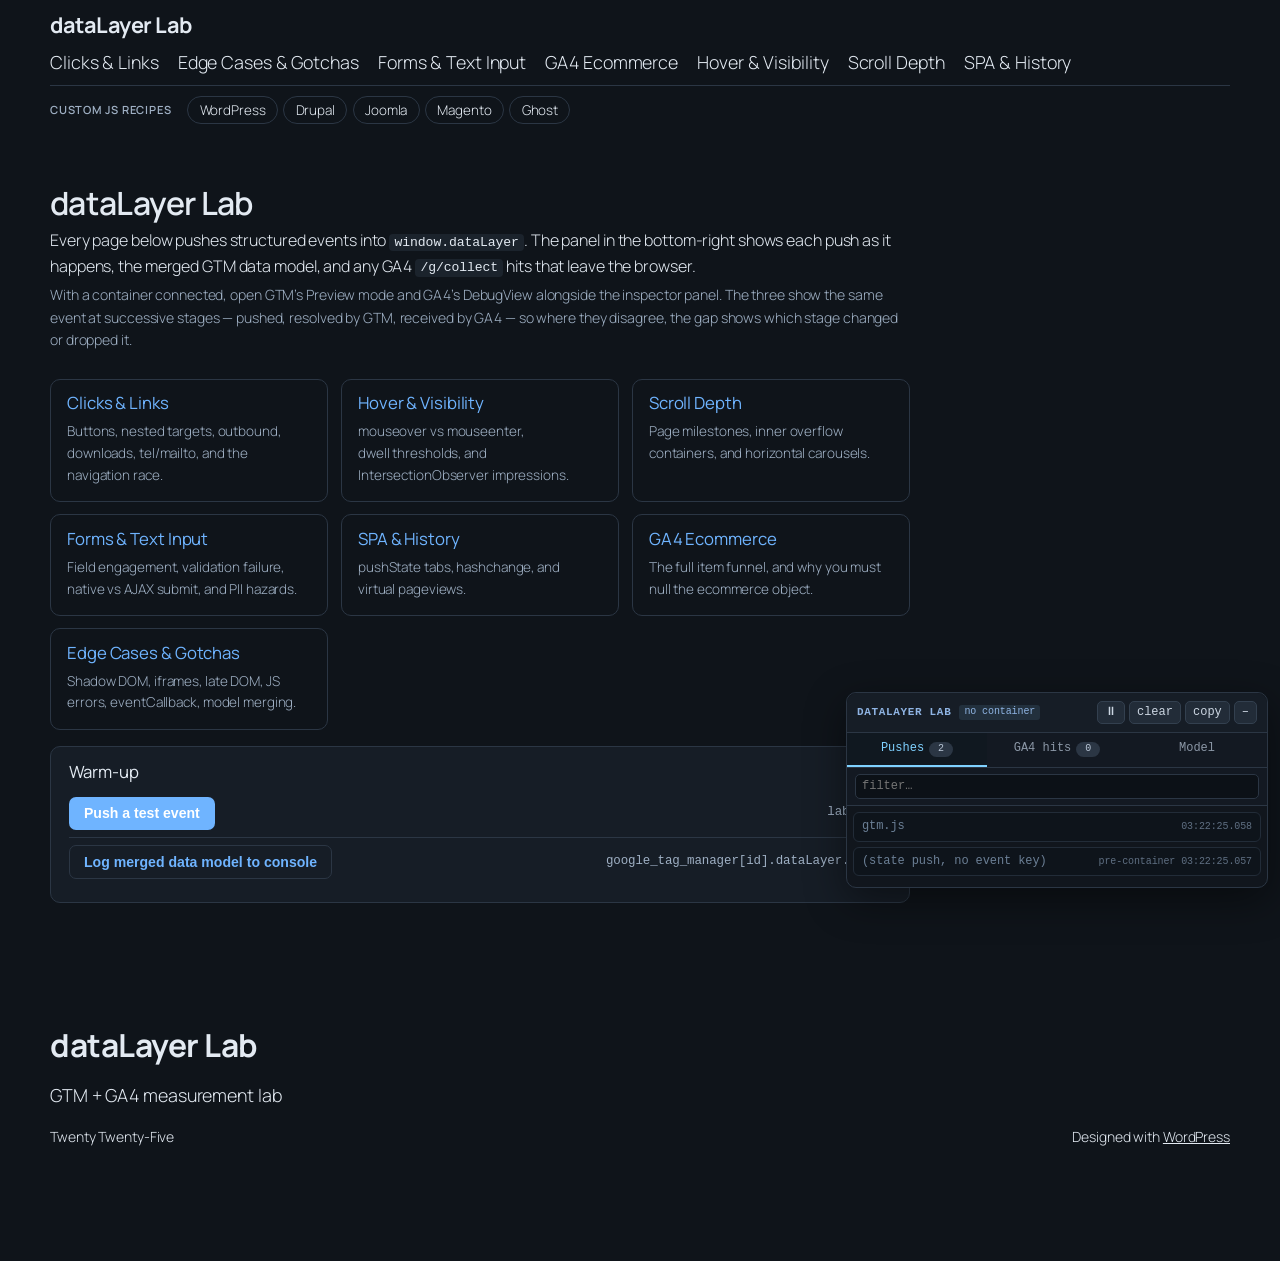
<file: docs/index.html>
<!DOCTYPE html>
<html lang="en-US">
<head>
<meta name="robots" content="noindex, nofollow" />
	<meta charset="UTF-8" />
	<meta name="viewport" content="width=device-width, initial-scale=1" />
<meta name='robots' content='noindex, nofollow' />
<script>window.dataLayer = window.dataLayer || [];
window.dataLayer.push({"page":{"type":"home","title":"dataLayer Lab &#8211; GTM + GA4 measurement lab","path":"/","post_id":4,"template":"default","lang":"en-US","env":"local"},"user":{"logged_in":false,"role":"guest"},"lab":{"version":"1.0.0","container_id":"GTM-592T4DB3"}});</script>
<title>dataLayer Lab &#8211; GTM + GA4 measurement lab</title>


<script src="wp-content/mu-plugins/gtm-lab/assets/inspector.js"></script>
<!-- Google Tag Manager -->
<script>(function(w,d,s,l,i){w[l]=w[l]||[];w[l].push({'gtm.start':
new Date().getTime(),event:'gtm.js'});var f=d.getElementsByTagName(s)[0],
j=d.createElement(s),dl=l!='dataLayer'?'&l='+l:'';j.async=true;j.src=
'https://www.googletagmanager.com/gtm.js?id='+i+dl+'';f.parentNode.insertBefore(j,f);
})(window,document,'script','dataLayer','GTM-592T4DB3');</script>
<!-- End Google Tag Manager -->
		

<style id='wp-img-auto-sizes-contain-inline-css'>
img:is([sizes=auto i],[sizes^="auto," i]){contain-intrinsic-size:3000px 1500px}
/*# sourceURL=wp-img-auto-sizes-contain-inline-css */
</style>
<style id='wp-block-site-title-inline-css'>
.wp-block-site-title{
  box-sizing:border-box;
}
.wp-block-site-title :where(a){
  color:inherit;
  font-family:inherit;
  font-size:inherit;
  font-style:inherit;
  font-weight:inherit;
  letter-spacing:inherit;
  line-height:inherit;
  text-decoration:inherit;
}
/*# sourceURL=./wp-includes/blocks/site-title/style.css */
</style>
<style id='wp-block-page-list-inline-css'>
.wp-block-navigation .wp-block-page-list{
  align-items:var(--navigation-layout-align, initial);
  background-color:inherit;
  display:flex;
  flex-direction:var(--navigation-layout-direction, initial);
  flex-wrap:var(--navigation-layout-wrap, wrap);
  justify-content:var(--navigation-layout-justify, initial);
}
.wp-block-navigation .wp-block-navigation-item{
  background-color:inherit;
}

.wp-block-page-list{
  box-sizing:border-box;
}
/*# sourceURL=./wp-includes/blocks/page-list/style.css */
</style>
<style id='wp-block-navigation-inline-css'>
.wp-block-navigation{
  position:relative;
}
.wp-block-navigation ul{
  margin-bottom:0;
  margin-left:0;
  margin-top:0;
  padding-left:0;
}
.wp-block-navigation ul,.wp-block-navigation ul li{
  list-style:none;
  padding:0;
}
.wp-block-navigation .wp-block-navigation-item{
  align-items:center;
  background-color:inherit;
  display:flex;
  position:relative;
}
.wp-block-navigation .wp-block-navigation-item .wp-block-navigation__submenu-container:empty{
  display:none;
}
.wp-block-navigation .wp-block-navigation-item__content{
  display:block;
  z-index:1;
}
.wp-block-navigation .wp-block-navigation-item__content.wp-block-navigation-item__content{
  color:inherit;
}
.wp-block-navigation.has-text-decoration-underline .wp-block-navigation-item__content,.wp-block-navigation.has-text-decoration-underline .wp-block-navigation-item__content:active,.wp-block-navigation.has-text-decoration-underline .wp-block-navigation-item__content:focus{
  text-decoration:underline;
}
.wp-block-navigation.has-text-decoration-line-through .wp-block-navigation-item__content,.wp-block-navigation.has-text-decoration-line-through .wp-block-navigation-item__content:active,.wp-block-navigation.has-text-decoration-line-through .wp-block-navigation-item__content:focus{
  text-decoration:line-through;
}
.wp-block-navigation :where(a),.wp-block-navigation :where(a:active),.wp-block-navigation :where(a:focus){
  text-decoration:none;
}
.wp-block-navigation .wp-block-navigation__submenu-icon{
  align-self:center;
  background-color:inherit;
  border:none;
  color:currentColor;
  display:inline-block;
  font-size:inherit;
  height:.6em;
  line-height:0;
  margin-left:.25em;
  padding:0;
  width:.6em;
}
.wp-block-navigation .wp-block-navigation__submenu-icon svg{
  display:inline-block;
  stroke:currentColor;
  height:inherit;
  margin-top:.075em;
  width:inherit;
}
.wp-block-navigation{
  --navigation-layout-justification-setting:flex-start;
  --navigation-layout-direction:row;
  --navigation-layout-wrap:wrap;
  --navigation-layout-justify:flex-start;
  --navigation-layout-align:center;
}
.wp-block-navigation.is-vertical{
  --navigation-layout-direction:column;
  --navigation-layout-justify:initial;
  --navigation-layout-align:flex-start;
}
.wp-block-navigation.no-wrap{
  --navigation-layout-wrap:nowrap;
}
.wp-block-navigation.items-justified-center{
  --navigation-layout-justification-setting:center;
  --navigation-layout-justify:center;
}
.wp-block-navigation.items-justified-center.is-vertical{
  --navigation-layout-align:center;
}
.wp-block-navigation.items-justified-right{
  --navigation-layout-justification-setting:flex-end;
  --navigation-layout-justify:flex-end;
}
.wp-block-navigation.items-justified-right.is-vertical{
  --navigation-layout-align:flex-end;
}
.wp-block-navigation.items-justified-space-between{
  --navigation-layout-justification-setting:space-between;
  --navigation-layout-justify:space-between;
}

.wp-block-navigation .has-child .wp-block-navigation__submenu-container{
  align-items:normal;
  background-color:inherit;
  color:inherit;
  display:flex;
  flex-direction:column;
  opacity:0;
  position:absolute;
  z-index:2;
}
@media not (prefers-reduced-motion){
  .wp-block-navigation .has-child .wp-block-navigation__submenu-container{
    transition:opacity .1s linear;
  }
}
.wp-block-navigation .has-child .wp-block-navigation__submenu-container{
  height:0;
  overflow:hidden;
  visibility:hidden;
  width:0;
}
.wp-block-navigation .has-child .wp-block-navigation__submenu-container>.wp-block-navigation-item>.wp-block-navigation-item__content{
  display:flex;
  flex-grow:1;
  padding:.5em 1em;
}
.wp-block-navigation .has-child .wp-block-navigation__submenu-container>.wp-block-navigation-item>.wp-block-navigation-item__content .wp-block-navigation__submenu-icon{
  margin-left:auto;
  margin-right:0;
}
.wp-block-navigation .has-child .wp-block-navigation__submenu-container .wp-block-navigation-item__content{
  margin:0;
}
.wp-block-navigation .has-child .wp-block-navigation__submenu-container{
  left:-1px;
  top:100%;
}
@media (min-width:782px){
  .wp-block-navigation .has-child .wp-block-navigation__submenu-container .wp-block-navigation__submenu-container{
    left:100%;
    top:-1px;
  }
  .wp-block-navigation .has-child .wp-block-navigation__submenu-container .wp-block-navigation__submenu-container:before{
    background:#0000;
    content:"";
    display:block;
    height:100%;
    position:absolute;
    right:100%;
    width:.5em;
  }
  .wp-block-navigation .has-child .wp-block-navigation__submenu-container .wp-block-navigation__submenu-icon{
    margin-right:.25em;
  }
  .wp-block-navigation .has-child .wp-block-navigation__submenu-container .wp-block-navigation__submenu-icon svg{
    transform:rotate(-90deg);
  }
}
.wp-block-navigation .has-child .wp-block-navigation-submenu__toggle[aria-expanded=true]~.wp-block-navigation__submenu-container,.wp-block-navigation .has-child:not(.open-on-click):hover>.wp-block-navigation__submenu-container,.wp-block-navigation .has-child:not(.open-on-click):not(.open-on-hover-click):focus-within>.wp-block-navigation__submenu-container{
  height:auto;
  min-width:200px;
  opacity:1;
  overflow:visible;
  visibility:visible;
  width:auto;
}

.wp-block-navigation.has-background .has-child .wp-block-navigation__submenu-container{
  left:0;
  top:100%;
}
@media (min-width:782px){
  .wp-block-navigation.has-background .has-child .wp-block-navigation__submenu-container .wp-block-navigation__submenu-container{
    left:100%;
    top:0;
  }
}

.wp-block-navigation-submenu{
  display:flex;
  position:relative;
}
.wp-block-navigation-submenu .wp-block-navigation__submenu-icon svg{
  stroke:currentColor;
}

button.wp-block-navigation-item__content{
  background-color:initial;
  border:none;
  color:currentColor;
  font-family:inherit;
  font-size:inherit;
  font-style:inherit;
  font-weight:inherit;
  letter-spacing:inherit;
  line-height:inherit;
  text-align:left;
  text-transform:inherit;
}

.wp-block-navigation-submenu__toggle{
  cursor:pointer;
}
.wp-block-navigation-submenu__toggle[aria-expanded=true]+.wp-block-navigation__submenu-icon>svg,.wp-block-navigation-submenu__toggle[aria-expanded=true]>svg{
  transform:rotate(180deg);
}

.wp-block-navigation-item.open-on-click .wp-block-navigation-submenu__toggle{
  padding-left:0;
  padding-right:.85em;
}
.wp-block-navigation-item.open-on-click .wp-block-navigation-submenu__toggle+.wp-block-navigation__submenu-icon{
  margin-left:-.6em;
  pointer-events:none;
}

.wp-block-navigation-item.open-on-click button.wp-block-navigation-item__content:not(.wp-block-navigation-submenu__toggle){
  padding:0;
}
.wp-block-navigation .wp-block-page-list,.wp-block-navigation__container,.wp-block-navigation__responsive-close,.wp-block-navigation__responsive-container,.wp-block-navigation__responsive-container-content,.wp-block-navigation__responsive-dialog{
  gap:inherit;
}
:where(.wp-block-navigation.has-background .wp-block-navigation-item a:not(.wp-element-button)),:where(.wp-block-navigation.has-background .wp-block-navigation-submenu a:not(.wp-element-button)){
  padding:.5em 1em;
}

:where(.wp-block-navigation .wp-block-navigation__submenu-container .wp-block-navigation-item a:not(.wp-element-button)),:where(.wp-block-navigation .wp-block-navigation__submenu-container .wp-block-navigation-submenu a:not(.wp-element-button)),:where(.wp-block-navigation .wp-block-navigation__submenu-container .wp-block-navigation-submenu button.wp-block-navigation-item__content),:where(.wp-block-navigation .wp-block-navigation__submenu-container .wp-block-pages-list__item button.wp-block-navigation-item__content){
  padding:.5em 1em;
}
.wp-block-navigation.items-justified-right .wp-block-navigation__container .has-child .wp-block-navigation__submenu-container,.wp-block-navigation.items-justified-right .wp-block-page-list>.has-child .wp-block-navigation__submenu-container,.wp-block-navigation.items-justified-space-between .wp-block-page-list>.has-child:last-child .wp-block-navigation__submenu-container,.wp-block-navigation.items-justified-space-between>.wp-block-navigation__container>.has-child:last-child .wp-block-navigation__submenu-container{
  left:auto;
  right:0;
}
.wp-block-navigation.items-justified-right .wp-block-navigation__container .has-child .wp-block-navigation__submenu-container .wp-block-navigation__submenu-container,.wp-block-navigation.items-justified-right .wp-block-page-list>.has-child .wp-block-navigation__submenu-container .wp-block-navigation__submenu-container,.wp-block-navigation.items-justified-space-between .wp-block-page-list>.has-child:last-child .wp-block-navigation__submenu-container .wp-block-navigation__submenu-container,.wp-block-navigation.items-justified-space-between>.wp-block-navigation__container>.has-child:last-child .wp-block-navigation__submenu-container .wp-block-navigation__submenu-container{
  left:-1px;
  right:-1px;
}
@media (min-width:782px){
  .wp-block-navigation.items-justified-right .wp-block-navigation__container .has-child .wp-block-navigation__submenu-container .wp-block-navigation__submenu-container,.wp-block-navigation.items-justified-right .wp-block-page-list>.has-child .wp-block-navigation__submenu-container .wp-block-navigation__submenu-container,.wp-block-navigation.items-justified-space-between .wp-block-page-list>.has-child:last-child .wp-block-navigation__submenu-container .wp-block-navigation__submenu-container,.wp-block-navigation.items-justified-space-between>.wp-block-navigation__container>.has-child:last-child .wp-block-navigation__submenu-container .wp-block-navigation__submenu-container{
    left:auto;
    right:100%;
  }
}

.wp-block-navigation:not(.has-background) .wp-block-navigation__submenu-container{
  background-color:#fff;
  border:1px solid #00000026;
}

.wp-block-navigation.has-background .wp-block-navigation__submenu-container{
  background-color:inherit;
}

.wp-block-navigation:not(.has-text-color) .wp-block-navigation__submenu-container{
  color:#000;
}

.wp-block-navigation__container{
  align-items:var(--navigation-layout-align, initial);
  display:flex;
  flex-direction:var(--navigation-layout-direction, initial);
  flex-wrap:var(--navigation-layout-wrap, wrap);
  justify-content:var(--navigation-layout-justify, initial);
  list-style:none;
  margin:0;
  padding-left:0;
}
.wp-block-navigation__container .is-responsive{
  display:none;
}

.wp-block-navigation__container:only-child,.wp-block-page-list:only-child{
  flex-grow:1;
}
@keyframes overlay-menu__fade-in-animation{
  0%{
    opacity:0;
    transform:translateY(.5em);
  }
  to{
    opacity:1;
    transform:translateY(0);
  }
}
.wp-block-navigation__responsive-container{
  bottom:0;
  display:none;
  left:0;
  position:fixed;
  right:0;
  top:0;
}
.wp-block-navigation__responsive-container :where(.wp-block-navigation-item a){
  color:inherit;
}
.wp-block-navigation__responsive-container .wp-block-navigation__responsive-container-content{
  align-items:var(--navigation-layout-align, initial);
  display:flex;
  flex-direction:var(--navigation-layout-direction, initial);
  flex-wrap:var(--navigation-layout-wrap, wrap);
  justify-content:var(--navigation-layout-justify, initial);
}
.wp-block-navigation__responsive-container:not(.is-menu-open.is-menu-open){
  background-color:inherit !important;
  color:inherit !important;
}
.wp-block-navigation__responsive-container.is-menu-open{
  background-color:inherit;
  display:flex;
  flex-direction:column;
}
@media not (prefers-reduced-motion){
  .wp-block-navigation__responsive-container.is-menu-open{
    animation:overlay-menu__fade-in-animation .1s ease-out;
    animation-fill-mode:forwards;
  }
}
.wp-block-navigation__responsive-container.is-menu-open{
  overflow:auto;
  padding:clamp(1rem, var(--wp--style--root--padding-top), 20rem) clamp(1rem, var(--wp--style--root--padding-right), 20rem) clamp(1rem, var(--wp--style--root--padding-bottom), 20rem) clamp(1rem, var(--wp--style--root--padding-left), 20rem);
  z-index:100000;
}
.wp-block-navigation__responsive-container.is-menu-open .wp-block-navigation__responsive-container-content{
  align-items:var(--navigation-layout-justification-setting, inherit);
  display:flex;
  flex-direction:column;
  flex-wrap:nowrap;
  overflow:visible;
  padding-top:calc(2rem + 24px);
}
.wp-block-navigation__responsive-container.is-menu-open .wp-block-navigation__responsive-container-content,.wp-block-navigation__responsive-container.is-menu-open .wp-block-navigation__responsive-container-content .wp-block-navigation__container,.wp-block-navigation__responsive-container.is-menu-open .wp-block-navigation__responsive-container-content .wp-block-page-list{
  justify-content:flex-start;
}
.wp-block-navigation__responsive-container.is-menu-open .wp-block-navigation__responsive-container-content .wp-block-navigation__submenu-icon{
  display:none;
}
.wp-block-navigation__responsive-container.is-menu-open .wp-block-navigation__responsive-container-content .has-child .wp-block-navigation__submenu-container{
  border:none;
  height:auto;
  min-width:200px;
  opacity:1;
  overflow:initial;
  padding-left:2rem;
  padding-right:2rem;
  position:static;
  visibility:visible;
  width:auto;
}
.wp-block-navigation__responsive-container.is-menu-open .wp-block-navigation__responsive-container-content .wp-block-navigation__container,.wp-block-navigation__responsive-container.is-menu-open .wp-block-navigation__responsive-container-content .wp-block-navigation__submenu-container{
  gap:inherit;
}
.wp-block-navigation__responsive-container.is-menu-open .wp-block-navigation__responsive-container-content .wp-block-navigation__submenu-container{
  padding-top:var(--wp--style--block-gap, 2em);
}
.wp-block-navigation__responsive-container.is-menu-open .wp-block-navigation__responsive-container-content .wp-block-navigation-item__content{
  padding:0;
}
.wp-block-navigation__responsive-container.is-menu-open .wp-block-navigation__responsive-container-content .wp-block-navigation-item,.wp-block-navigation__responsive-container.is-menu-open .wp-block-navigation__responsive-container-content .wp-block-navigation__container,.wp-block-navigation__responsive-container.is-menu-open .wp-block-navigation__responsive-container-content .wp-block-page-list{
  align-items:var(--navigation-layout-justification-setting, initial);
  display:flex;
  flex-direction:column;
}
.wp-block-navigation__responsive-container.is-menu-open .wp-block-navigation-item,.wp-block-navigation__responsive-container.is-menu-open .wp-block-navigation-item .wp-block-navigation__submenu-container,.wp-block-navigation__responsive-container.is-menu-open .wp-block-navigation__container,.wp-block-navigation__responsive-container.is-menu-open .wp-block-page-list{
  background:#0000 !important;
  color:inherit !important;
}
.wp-block-navigation__responsive-container.is-menu-open .wp-block-navigation__submenu-container.wp-block-navigation__submenu-container.wp-block-navigation__submenu-container.wp-block-navigation__submenu-container{
  left:auto;
  right:auto;
}
@media (min-width:600px){
  .wp-block-navigation__responsive-container:not(.hidden-by-default):not(.is-menu-open){
    background-color:inherit;
    display:block;
    position:relative;
    width:100%;
    z-index:auto;
  }
  .wp-block-navigation__responsive-container:not(.hidden-by-default):not(.is-menu-open) .wp-block-navigation__responsive-container-close{
    display:none;
  }
  .wp-block-navigation__responsive-container.is-menu-open .wp-block-navigation__submenu-container.wp-block-navigation__submenu-container.wp-block-navigation__submenu-container.wp-block-navigation__submenu-container{
    left:0;
  }
}

.wp-block-navigation:not(.has-background) .wp-block-navigation__responsive-container.is-menu-open{
  background-color:#fff;
}

.wp-block-navigation:not(.has-text-color) .wp-block-navigation__responsive-container.is-menu-open{
  color:#000;
}

.wp-block-navigation__toggle_button_label{
  font-size:1rem;
  font-weight:700;
}

.wp-block-navigation__responsive-container-close,.wp-block-navigation__responsive-container-open{
  background:#0000;
  border:none;
  color:currentColor;
  cursor:pointer;
  margin:0;
  padding:0;
  text-transform:inherit;
  vertical-align:middle;
}
.wp-block-navigation__responsive-container-close svg,.wp-block-navigation__responsive-container-open svg{
  fill:currentColor;
  display:block;
  height:24px;
  pointer-events:none;
  width:24px;
}

.wp-block-navigation__responsive-container-open{
  display:flex;
}
.wp-block-navigation__responsive-container-open.wp-block-navigation__responsive-container-open.wp-block-navigation__responsive-container-open{
  font-family:inherit;
  font-size:inherit;
  font-weight:inherit;
}
@media (min-width:600px){
  .wp-block-navigation__responsive-container-open:not(.always-shown){
    display:none;
  }
}

.wp-block-navigation__responsive-container-close{
  position:absolute;
  right:0;
  top:0;
  z-index:2;
}
.wp-block-navigation__responsive-container-close.wp-block-navigation__responsive-container-close.wp-block-navigation__responsive-container-close{
  font-family:inherit;
  font-size:inherit;
  font-weight:inherit;
}

.wp-block-navigation__responsive-close{
  width:100%;
}
.has-modal-open .wp-block-navigation__responsive-close{
  margin-left:auto;
  margin-right:auto;
  max-width:var(--wp--style--global--wide-size, 100%);
}
.wp-block-navigation__responsive-close:focus{
  outline:none;
}

.is-menu-open .wp-block-navigation__responsive-close,.is-menu-open .wp-block-navigation__responsive-container-content,.is-menu-open .wp-block-navigation__responsive-dialog{
  box-sizing:border-box;
}

.wp-block-navigation__responsive-dialog{
  position:relative;
}

.has-modal-open .admin-bar .is-menu-open .wp-block-navigation__responsive-dialog{
  margin-top:46px;
}
@media (min-width:782px){
  .has-modal-open .admin-bar .is-menu-open .wp-block-navigation__responsive-dialog{
    margin-top:32px;
  }
}

html.has-modal-open{
  overflow:hidden;
}
/*# sourceURL=./wp-includes/blocks/navigation/style.css */
</style>
<style id='wp-block-group-inline-css'>
.wp-block-group{
  box-sizing:border-box;
}

:where(.wp-block-group.wp-block-group-is-layout-constrained){
  position:relative;
}
/*# sourceURL=./wp-includes/blocks/group/style.css */
</style>
<style id='wp-block-post-title-inline-css'>
.wp-block-post-title{
  box-sizing:border-box;
  word-break:break-word;
}
.wp-block-post-title :where(a){
  display:inline-block;
  font-family:inherit;
  font-size:inherit;
  font-style:inherit;
  font-weight:inherit;
  letter-spacing:inherit;
  line-height:inherit;
  text-decoration:inherit;
}
/*# sourceURL=./wp-includes/blocks/post-title/style.css */
</style>
<style id='wp-block-post-content-inline-css'>
.wp-block-post-content{
  display:flow-root;
}
/*# sourceURL=./wp-includes/blocks/post-content/style.css */
</style>
<style id='wp-block-site-tagline-inline-css'>
.wp-block-site-tagline{
  box-sizing:border-box;
}
/*# sourceURL=./wp-includes/blocks/site-tagline/style.css */
</style>
<style id='wp-block-spacer-inline-css'>
.wp-block-spacer{
  clear:both;
}
/*# sourceURL=./wp-includes/blocks/spacer/style.css */
</style>
<style id='wp-block-columns-inline-css'>
.wp-block-columns{
  box-sizing:border-box;
  display:flex;
  flex-wrap:wrap !important;
}
@media (min-width:782px){
  .wp-block-columns{
    flex-wrap:nowrap !important;
  }
}
.wp-block-columns{
  align-items:normal !important;
}
.wp-block-columns.are-vertically-aligned-top{
  align-items:flex-start;
}
.wp-block-columns.are-vertically-aligned-center{
  align-items:center;
}
.wp-block-columns.are-vertically-aligned-bottom{
  align-items:flex-end;
}
@media (max-width:781px){
  .wp-block-columns:not(.is-not-stacked-on-mobile)>.wp-block-column{
    flex-basis:100% !important;
  }
}
@media (min-width:782px){
  .wp-block-columns:not(.is-not-stacked-on-mobile)>.wp-block-column{
    flex-basis:0;
    flex-grow:1;
  }
  .wp-block-columns:not(.is-not-stacked-on-mobile)>.wp-block-column[style*=flex-basis]{
    flex-grow:0;
  }
}
.wp-block-columns.is-not-stacked-on-mobile{
  flex-wrap:nowrap !important;
}
.wp-block-columns.is-not-stacked-on-mobile>.wp-block-column{
  flex-basis:0;
  flex-grow:1;
}
.wp-block-columns.is-not-stacked-on-mobile>.wp-block-column[style*=flex-basis]{
  flex-grow:0;
}

:where(.wp-block-columns){
  margin-bottom:1.75em;
}

:where(.wp-block-columns.has-background){
  padding:1.25em 2.375em;
}

.wp-block-column{
  flex-grow:1;
  min-width:0;
  overflow-wrap:break-word;
  word-break:break-word;
}
.wp-block-column.is-vertically-aligned-top{
  align-self:flex-start;
}
.wp-block-column.is-vertically-aligned-center{
  align-self:center;
}
.wp-block-column.is-vertically-aligned-bottom{
  align-self:flex-end;
}
.wp-block-column.is-vertically-aligned-stretch{
  align-self:stretch;
}
.wp-block-column.is-vertically-aligned-bottom,.wp-block-column.is-vertically-aligned-center,.wp-block-column.is-vertically-aligned-top{
  width:100%;
}
/*# sourceURL=./wp-includes/blocks/columns/style.css */
</style>
<style id='wp-block-navigation-link-inline-css'>
.wp-block-navigation .wp-block-navigation-item__label{
  overflow-wrap:break-word;
}
.wp-block-navigation .wp-block-navigation-item__description{
  display:none;
}

.link-ui-tools{
  outline:1px solid #f0f0f0;
  padding:8px;
}

.link-ui-block-inserter{
  padding-top:8px;
}

.link-ui-block-inserter__back{
  margin-left:8px;
  text-transform:uppercase;
}
/*# sourceURL=./wp-includes/blocks/navigation-link/style.css */
</style>
<style id='wp-block-paragraph-inline-css'>
.is-small-text{
  font-size:.875em;
}

.is-regular-text{
  font-size:1em;
}

.is-large-text{
  font-size:2.25em;
}

.is-larger-text{
  font-size:3em;
}

.has-drop-cap:not(:focus):first-letter{
  float:left;
  font-size:8.4em;
  font-style:normal;
  font-weight:100;
  line-height:.68;
  margin:.05em .1em 0 0;
  text-transform:uppercase;
}

body.rtl .has-drop-cap:not(:focus):first-letter{
  float:none;
  margin-left:.1em;
}

p.has-drop-cap.has-background{
  overflow:hidden;
}

:root :where(p.has-background){
  padding:1.25em 2.375em;
}

:where(p.has-text-color:not(.has-link-color)) a{
  color:inherit;
}

p.has-text-align-left[style*="writing-mode:vertical-lr"],p.has-text-align-right[style*="writing-mode:vertical-rl"]{
  rotate:180deg;
}
/*# sourceURL=./wp-includes/blocks/paragraph/style.css */
</style>
<style id='wp-emoji-styles-inline-css'>

	img.wp-smiley, img.emoji {
		display: inline !important;
		border: none !important;
		box-shadow: none !important;
		height: 1em !important;
		width: 1em !important;
		margin: 0 0.07em !important;
		vertical-align: -0.1em !important;
		background: none !important;
		padding: 0 !important;
	}
/*# sourceURL=wp-emoji-styles-inline-css */
</style>
<style id='wp-block-library-inline-css'>
:root{
  --wp-block-synced-color:#7a00df;
  --wp-block-synced-color--rgb:122, 0, 223;
  --wp-bound-block-color:var(--wp-block-synced-color);
  --wp-editor-canvas-background:#ddd;
  --wp-admin-theme-color:#007cba;
  --wp-admin-theme-color--rgb:0, 124, 186;
  --wp-admin-theme-color-darker-10:#006ba1;
  --wp-admin-theme-color-darker-10--rgb:0, 107, 160.5;
  --wp-admin-theme-color-darker-20:#005a87;
  --wp-admin-theme-color-darker-20--rgb:0, 90, 135;
  --wp-admin-border-width-focus:2px;
}
@media (min-resolution:192dpi){
  :root{
    --wp-admin-border-width-focus:1.5px;
  }
}
.wp-element-button{
  cursor:pointer;
}

:root .has-very-light-gray-background-color{
  background-color:#eee;
}
:root .has-very-dark-gray-background-color{
  background-color:#313131;
}
:root .has-very-light-gray-color{
  color:#eee;
}
:root .has-very-dark-gray-color{
  color:#313131;
}
:root .has-vivid-green-cyan-to-vivid-cyan-blue-gradient-background{
  background:linear-gradient(135deg, #00d084, #0693e3);
}
:root .has-purple-crush-gradient-background{
  background:linear-gradient(135deg, #34e2e4, #4721fb 50%, #ab1dfe);
}
:root .has-hazy-dawn-gradient-background{
  background:linear-gradient(135deg, #faaca8, #dad0ec);
}
:root .has-subdued-olive-gradient-background{
  background:linear-gradient(135deg, #fafae1, #67a671);
}
:root .has-atomic-cream-gradient-background{
  background:linear-gradient(135deg, #fdd79a, #004a59);
}
:root .has-nightshade-gradient-background{
  background:linear-gradient(135deg, #330968, #31cdcf);
}
:root .has-midnight-gradient-background{
  background:linear-gradient(135deg, #020381, #2874fc);
}
:root{
  --wp--preset--font-size--normal:16px;
  --wp--preset--font-size--huge:42px;
}

.has-regular-font-size{
  font-size:1em;
}

.has-larger-font-size{
  font-size:2.625em;
}

.has-normal-font-size{
  font-size:var(--wp--preset--font-size--normal);
}

.has-huge-font-size{
  font-size:var(--wp--preset--font-size--huge);
}

.has-text-align-center{
  text-align:center;
}

.has-text-align-left{
  text-align:left;
}

.has-text-align-right{
  text-align:right;
}

.has-fit-text{
  white-space:nowrap !important;
}

#end-resizable-editor-section{
  display:none;
}

.aligncenter{
  clear:both;
}

.items-justified-left{
  justify-content:flex-start;
}

.items-justified-center{
  justify-content:center;
}

.items-justified-right{
  justify-content:flex-end;
}

.items-justified-space-between{
  justify-content:space-between;
}

.screen-reader-text{
  border:0;
  clip-path:inset(50%);
  height:1px;
  margin:-1px;
  overflow:hidden;
  padding:0;
  position:absolute;
  width:1px;
  word-wrap:normal !important;
}

.screen-reader-text:focus{
  background-color:#ddd;
  clip-path:none;
  color:#444;
  display:block;
  font-size:1em;
  height:auto;
  left:5px;
  line-height:normal;
  padding:15px 23px 14px;
  text-decoration:none;
  top:5px;
  width:auto;
  z-index:100000;
}
html :where(.has-border-color){
  border-style:solid;
}

html :where([style*=border-top-color]){
  border-top-style:solid;
}

html :where([style*=border-right-color]){
  border-right-style:solid;
}

html :where([style*=border-bottom-color]){
  border-bottom-style:solid;
}

html :where([style*=border-left-color]){
  border-left-style:solid;
}

html :where([style*=border-width]){
  border-style:solid;
}

html :where([style*=border-top-width]){
  border-top-style:solid;
}

html :where([style*=border-right-width]){
  border-right-style:solid;
}

html :where([style*=border-bottom-width]){
  border-bottom-style:solid;
}

html :where([style*=border-left-width]){
  border-left-style:solid;
}
html :where(img[class*=wp-image-]){
  height:auto;
  max-width:100%;
}
:where(figure){
  margin:0 0 1em;
}

html :where(.is-position-sticky){
  --wp-admin--admin-bar--position-offset:var(--wp-admin--admin-bar--height, 0px);
}

@media screen and (max-width:600px){
  html :where(.is-position-sticky){
    --wp-admin--admin-bar--position-offset:0px;
  }
}
/*# sourceURL=/wp-includes/css/dist/block-library/common.css */
</style>
<style id='global-styles-inline-css'>
:root{--wp--preset--aspect-ratio--square: 1;--wp--preset--aspect-ratio--4-3: 4/3;--wp--preset--aspect-ratio--3-4: 3/4;--wp--preset--aspect-ratio--3-2: 3/2;--wp--preset--aspect-ratio--2-3: 2/3;--wp--preset--aspect-ratio--16-9: 16/9;--wp--preset--aspect-ratio--9-16: 9/16;--wp--preset--color--black: #000000;--wp--preset--color--cyan-bluish-gray: #abb8c3;--wp--preset--color--white: #ffffff;--wp--preset--color--pale-pink: #f78da7;--wp--preset--color--vivid-red: #cf2e2e;--wp--preset--color--luminous-vivid-orange: #ff6900;--wp--preset--color--luminous-vivid-amber: #fcb900;--wp--preset--color--light-green-cyan: #7bdcb5;--wp--preset--color--vivid-green-cyan: #00d084;--wp--preset--color--pale-cyan-blue: #8ed1fc;--wp--preset--color--vivid-cyan-blue: #0693e3;--wp--preset--color--vivid-purple: #9b51e0;--wp--preset--color--base: #FFFFFF;--wp--preset--color--contrast: #111111;--wp--preset--color--accent-1: #FFEE58;--wp--preset--color--accent-2: #F6CFF4;--wp--preset--color--accent-3: #503AA8;--wp--preset--color--accent-4: #686868;--wp--preset--color--accent-5: #FBFAF3;--wp--preset--color--accent-6: color-mix(in srgb, currentColor 20%, transparent);--wp--preset--gradient--vivid-cyan-blue-to-vivid-purple: linear-gradient(135deg,rgb(6,147,227) 0%,rgb(155,81,224) 100%);--wp--preset--gradient--light-green-cyan-to-vivid-green-cyan: linear-gradient(135deg,rgb(122,220,180) 0%,rgb(0,208,130) 100%);--wp--preset--gradient--luminous-vivid-amber-to-luminous-vivid-orange: linear-gradient(135deg,rgb(252,185,0) 0%,rgb(255,105,0) 100%);--wp--preset--gradient--luminous-vivid-orange-to-vivid-red: linear-gradient(135deg,rgb(255,105,0) 0%,rgb(207,46,46) 100%);--wp--preset--gradient--very-light-gray-to-cyan-bluish-gray: linear-gradient(135deg,rgb(238,238,238) 0%,rgb(169,184,195) 100%);--wp--preset--gradient--cool-to-warm-spectrum: linear-gradient(135deg,rgb(74,234,220) 0%,rgb(151,120,209) 20%,rgb(207,42,186) 40%,rgb(238,44,130) 60%,rgb(251,105,98) 80%,rgb(254,248,76) 100%);--wp--preset--gradient--blush-light-purple: linear-gradient(135deg,rgb(255,206,236) 0%,rgb(152,150,240) 100%);--wp--preset--gradient--blush-bordeaux: linear-gradient(135deg,rgb(254,205,165) 0%,rgb(254,45,45) 50%,rgb(107,0,62) 100%);--wp--preset--gradient--luminous-dusk: linear-gradient(135deg,rgb(255,203,112) 0%,rgb(199,81,192) 50%,rgb(65,88,208) 100%);--wp--preset--gradient--pale-ocean: linear-gradient(135deg,rgb(255,245,203) 0%,rgb(182,227,212) 50%,rgb(51,167,181) 100%);--wp--preset--gradient--electric-grass: linear-gradient(135deg,rgb(202,248,128) 0%,rgb(113,206,126) 100%);--wp--preset--gradient--midnight: linear-gradient(135deg,rgb(2,3,129) 0%,rgb(40,116,252) 100%);--wp--preset--font-size--small: 0.875rem;--wp--preset--font-size--medium: clamp(1rem, 1rem + ((1vw - 0.2rem) * 0.196), 1.125rem);--wp--preset--font-size--large: clamp(1.125rem, 1.125rem + ((1vw - 0.2rem) * 0.392), 1.375rem);--wp--preset--font-size--x-large: clamp(1.75rem, 1.75rem + ((1vw - 0.2rem) * 0.392), 2rem);--wp--preset--font-size--xx-large: clamp(2.15rem, 2.15rem + ((1vw - 0.2rem) * 1.333), 3rem);--wp--preset--font-family--manrope: Manrope, sans-serif;--wp--preset--font-family--fira-code: "Fira Code", monospace;--wp--preset--spacing--20: 10px;--wp--preset--spacing--30: 20px;--wp--preset--spacing--40: 30px;--wp--preset--spacing--50: clamp(30px, 5vw, 50px);--wp--preset--spacing--60: clamp(30px, 7vw, 70px);--wp--preset--spacing--70: clamp(50px, 7vw, 90px);--wp--preset--spacing--80: clamp(70px, 10vw, 140px);--wp--preset--shadow--natural: 6px 6px 9px rgba(0, 0, 0, 0.2);--wp--preset--shadow--deep: 12px 12px 50px rgba(0, 0, 0, 0.4);--wp--preset--shadow--sharp: 6px 6px 0px rgba(0, 0, 0, 0.2);--wp--preset--shadow--outlined: 6px 6px 0px -3px rgb(255, 255, 255), 6px 6px rgb(0, 0, 0);--wp--preset--shadow--crisp: 6px 6px 0px rgb(0, 0, 0);}:root { --wp--style--global--content-size: 645px;--wp--style--global--wide-size: 1340px; }:where(body) { margin: 0; }.wp-site-blocks { padding-top: var(--wp--style--root--padding-top); padding-bottom: var(--wp--style--root--padding-bottom); }.has-global-padding { padding-right: var(--wp--style--root--padding-right); padding-left: var(--wp--style--root--padding-left); }.has-global-padding > .alignfull { margin-right: calc(var(--wp--style--root--padding-right) * -1); margin-left: calc(var(--wp--style--root--padding-left) * -1); }.has-global-padding :where(:not(.alignfull.is-layout-flow) > .has-global-padding:not(.wp-block-block, .alignfull)) { padding-right: 0; padding-left: 0; }.has-global-padding :where(:not(.alignfull.is-layout-flow) > .has-global-padding:not(.wp-block-block, .alignfull)) > .alignfull { margin-left: 0; margin-right: 0; }.wp-site-blocks > .alignleft { float: left; margin-right: 2em; }.wp-site-blocks > .alignright { float: right; margin-left: 2em; }.wp-site-blocks > .aligncenter { justify-content: center; margin-left: auto; margin-right: auto; }:where(.wp-site-blocks) > * { margin-block-start: 1.2rem; margin-block-end: 0; }:where(.wp-site-blocks) > :first-child { margin-block-start: 0; }:where(.wp-site-blocks) > :last-child { margin-block-end: 0; }:root { --wp--style--block-gap: 1.2rem; }:root :where(.is-layout-flow) > :first-child{margin-block-start: 0;}:root :where(.is-layout-flow) > :last-child{margin-block-end: 0;}:root :where(.is-layout-flow) > *{margin-block-start: 1.2rem;margin-block-end: 0;}:root :where(.is-layout-constrained) > :first-child{margin-block-start: 0;}:root :where(.is-layout-constrained) > :last-child{margin-block-end: 0;}:root :where(.is-layout-constrained) > *{margin-block-start: 1.2rem;margin-block-end: 0;}:root :where(.is-layout-flex){gap: 1.2rem;}:root :where(.is-layout-grid){gap: 1.2rem;}.is-layout-flow > .alignleft{float: left;margin-inline-start: 0;margin-inline-end: 2em;}.is-layout-flow > .alignright{float: right;margin-inline-start: 2em;margin-inline-end: 0;}.is-layout-flow > .aligncenter{margin-left: auto !important;margin-right: auto !important;}.is-layout-constrained > .alignleft{float: left;margin-inline-start: 0;margin-inline-end: 2em;}.is-layout-constrained > .alignright{float: right;margin-inline-start: 2em;margin-inline-end: 0;}.is-layout-constrained > .aligncenter{margin-left: auto !important;margin-right: auto !important;}.is-layout-constrained > :where(:not(.alignleft):not(.alignright):not(.alignfull)){max-width: var(--wp--style--global--content-size);margin-left: auto !important;margin-right: auto !important;}.is-layout-constrained > .alignwide{max-width: var(--wp--style--global--wide-size);}body .is-layout-flex{display: flex;}.is-layout-flex{flex-wrap: wrap;align-items: center;}.is-layout-flex > :is(*, div){margin: 0;}body .is-layout-grid{display: grid;}.is-layout-grid > :is(*, div){margin: 0;}body{background-color: var(--wp--preset--color--base);color: var(--wp--preset--color--contrast);font-family: var(--wp--preset--font-family--manrope);font-size: var(--wp--preset--font-size--large);font-weight: 300;letter-spacing: -0.1px;line-height: 1.4;--wp--style--root--padding-top: 0px;--wp--style--root--padding-right: var(--wp--preset--spacing--50);--wp--style--root--padding-bottom: 0px;--wp--style--root--padding-left: var(--wp--preset--spacing--50);}a:where(:not(.wp-element-button)){color: currentColor;text-decoration: underline;}:root :where(a:where(:not(.wp-element-button)):hover){text-decoration: none;}h1, h2, h3, h4, h5, h6{font-weight: 400;letter-spacing: -0.1px;line-height: 1.125;}h1{font-size: var(--wp--preset--font-size--xx-large);}h2{font-size: var(--wp--preset--font-size--x-large);}h3{font-size: var(--wp--preset--font-size--large);}h4{font-size: var(--wp--preset--font-size--medium);}h5{font-size: var(--wp--preset--font-size--small);letter-spacing: 0.5px;}h6{font-size: var(--wp--preset--font-size--small);font-weight: 700;letter-spacing: 1.4px;text-transform: uppercase;}:root :where(.wp-element-button, .wp-block-button__link){background-color: var(--wp--preset--color--contrast);border-width: 0;color: var(--wp--preset--color--base);font-family: inherit;font-size: var(--wp--preset--font-size--medium);font-style: inherit;font-weight: inherit;letter-spacing: inherit;line-height: inherit;padding-top: 1rem;padding-right: 2.25rem;padding-bottom: 1rem;padding-left: 2.25rem;text-decoration: none;text-transform: inherit;}:root :where(.wp-element-button:hover, .wp-block-button__link:hover){background-color: color-mix(in srgb, var(--wp--preset--color--contrast) 85%, transparent);border-color: transparent;color: var(--wp--preset--color--base);}:root :where(.wp-element-button:focus, .wp-block-button__link:focus){outline-color: var(--wp--preset--color--accent-4);outline-offset: 2px;}:root :where(.wp-element-caption, .wp-block-audio figcaption, .wp-block-embed figcaption, .wp-block-gallery figcaption, .wp-block-image figcaption, .wp-block-table figcaption, .wp-block-video figcaption){font-size: var(--wp--preset--font-size--small);line-height: 1.4;}.has-black-color{color: var(--wp--preset--color--black) !important;}.has-cyan-bluish-gray-color{color: var(--wp--preset--color--cyan-bluish-gray) !important;}.has-white-color{color: var(--wp--preset--color--white) !important;}.has-pale-pink-color{color: var(--wp--preset--color--pale-pink) !important;}.has-vivid-red-color{color: var(--wp--preset--color--vivid-red) !important;}.has-luminous-vivid-orange-color{color: var(--wp--preset--color--luminous-vivid-orange) !important;}.has-luminous-vivid-amber-color{color: var(--wp--preset--color--luminous-vivid-amber) !important;}.has-light-green-cyan-color{color: var(--wp--preset--color--light-green-cyan) !important;}.has-vivid-green-cyan-color{color: var(--wp--preset--color--vivid-green-cyan) !important;}.has-pale-cyan-blue-color{color: var(--wp--preset--color--pale-cyan-blue) !important;}.has-vivid-cyan-blue-color{color: var(--wp--preset--color--vivid-cyan-blue) !important;}.has-vivid-purple-color{color: var(--wp--preset--color--vivid-purple) !important;}.has-base-color{color: var(--wp--preset--color--base) !important;}.has-contrast-color{color: var(--wp--preset--color--contrast) !important;}.has-accent-1-color{color: var(--wp--preset--color--accent-1) !important;}.has-accent-2-color{color: var(--wp--preset--color--accent-2) !important;}.has-accent-3-color{color: var(--wp--preset--color--accent-3) !important;}.has-accent-4-color{color: var(--wp--preset--color--accent-4) !important;}.has-accent-5-color{color: var(--wp--preset--color--accent-5) !important;}.has-accent-6-color{color: var(--wp--preset--color--accent-6) !important;}.has-black-background-color{background-color: var(--wp--preset--color--black) !important;}.has-cyan-bluish-gray-background-color{background-color: var(--wp--preset--color--cyan-bluish-gray) !important;}.has-white-background-color{background-color: var(--wp--preset--color--white) !important;}.has-pale-pink-background-color{background-color: var(--wp--preset--color--pale-pink) !important;}.has-vivid-red-background-color{background-color: var(--wp--preset--color--vivid-red) !important;}.has-luminous-vivid-orange-background-color{background-color: var(--wp--preset--color--luminous-vivid-orange) !important;}.has-luminous-vivid-amber-background-color{background-color: var(--wp--preset--color--luminous-vivid-amber) !important;}.has-light-green-cyan-background-color{background-color: var(--wp--preset--color--light-green-cyan) !important;}.has-vivid-green-cyan-background-color{background-color: var(--wp--preset--color--vivid-green-cyan) !important;}.has-pale-cyan-blue-background-color{background-color: var(--wp--preset--color--pale-cyan-blue) !important;}.has-vivid-cyan-blue-background-color{background-color: var(--wp--preset--color--vivid-cyan-blue) !important;}.has-vivid-purple-background-color{background-color: var(--wp--preset--color--vivid-purple) !important;}.has-base-background-color{background-color: var(--wp--preset--color--base) !important;}.has-contrast-background-color{background-color: var(--wp--preset--color--contrast) !important;}.has-accent-1-background-color{background-color: var(--wp--preset--color--accent-1) !important;}.has-accent-2-background-color{background-color: var(--wp--preset--color--accent-2) !important;}.has-accent-3-background-color{background-color: var(--wp--preset--color--accent-3) !important;}.has-accent-4-background-color{background-color: var(--wp--preset--color--accent-4) !important;}.has-accent-5-background-color{background-color: var(--wp--preset--color--accent-5) !important;}.has-accent-6-background-color{background-color: var(--wp--preset--color--accent-6) !important;}.has-black-border-color{border-color: var(--wp--preset--color--black) !important;}.has-cyan-bluish-gray-border-color{border-color: var(--wp--preset--color--cyan-bluish-gray) !important;}.has-white-border-color{border-color: var(--wp--preset--color--white) !important;}.has-pale-pink-border-color{border-color: var(--wp--preset--color--pale-pink) !important;}.has-vivid-red-border-color{border-color: var(--wp--preset--color--vivid-red) !important;}.has-luminous-vivid-orange-border-color{border-color: var(--wp--preset--color--luminous-vivid-orange) !important;}.has-luminous-vivid-amber-border-color{border-color: var(--wp--preset--color--luminous-vivid-amber) !important;}.has-light-green-cyan-border-color{border-color: var(--wp--preset--color--light-green-cyan) !important;}.has-vivid-green-cyan-border-color{border-color: var(--wp--preset--color--vivid-green-cyan) !important;}.has-pale-cyan-blue-border-color{border-color: var(--wp--preset--color--pale-cyan-blue) !important;}.has-vivid-cyan-blue-border-color{border-color: var(--wp--preset--color--vivid-cyan-blue) !important;}.has-vivid-purple-border-color{border-color: var(--wp--preset--color--vivid-purple) !important;}.has-base-border-color{border-color: var(--wp--preset--color--base) !important;}.has-contrast-border-color{border-color: var(--wp--preset--color--contrast) !important;}.has-accent-1-border-color{border-color: var(--wp--preset--color--accent-1) !important;}.has-accent-2-border-color{border-color: var(--wp--preset--color--accent-2) !important;}.has-accent-3-border-color{border-color: var(--wp--preset--color--accent-3) !important;}.has-accent-4-border-color{border-color: var(--wp--preset--color--accent-4) !important;}.has-accent-5-border-color{border-color: var(--wp--preset--color--accent-5) !important;}.has-accent-6-border-color{border-color: var(--wp--preset--color--accent-6) !important;}.has-vivid-cyan-blue-to-vivid-purple-gradient-background{background: var(--wp--preset--gradient--vivid-cyan-blue-to-vivid-purple) !important;}.has-light-green-cyan-to-vivid-green-cyan-gradient-background{background: var(--wp--preset--gradient--light-green-cyan-to-vivid-green-cyan) !important;}.has-luminous-vivid-amber-to-luminous-vivid-orange-gradient-background{background: var(--wp--preset--gradient--luminous-vivid-amber-to-luminous-vivid-orange) !important;}.has-luminous-vivid-orange-to-vivid-red-gradient-background{background: var(--wp--preset--gradient--luminous-vivid-orange-to-vivid-red) !important;}.has-very-light-gray-to-cyan-bluish-gray-gradient-background{background: var(--wp--preset--gradient--very-light-gray-to-cyan-bluish-gray) !important;}.has-cool-to-warm-spectrum-gradient-background{background: var(--wp--preset--gradient--cool-to-warm-spectrum) !important;}.has-blush-light-purple-gradient-background{background: var(--wp--preset--gradient--blush-light-purple) !important;}.has-blush-bordeaux-gradient-background{background: var(--wp--preset--gradient--blush-bordeaux) !important;}.has-luminous-dusk-gradient-background{background: var(--wp--preset--gradient--luminous-dusk) !important;}.has-pale-ocean-gradient-background{background: var(--wp--preset--gradient--pale-ocean) !important;}.has-electric-grass-gradient-background{background: var(--wp--preset--gradient--electric-grass) !important;}.has-midnight-gradient-background{background: var(--wp--preset--gradient--midnight) !important;}.has-small-font-size{font-size: var(--wp--preset--font-size--small) !important;}.has-medium-font-size{font-size: var(--wp--preset--font-size--medium) !important;}.has-large-font-size{font-size: var(--wp--preset--font-size--large) !important;}.has-x-large-font-size{font-size: var(--wp--preset--font-size--x-large) !important;}.has-xx-large-font-size{font-size: var(--wp--preset--font-size--xx-large) !important;}.has-manrope-font-family{font-family: var(--wp--preset--font-family--manrope) !important;}.has-fira-code-font-family{font-family: var(--wp--preset--font-family--fira-code) !important;}
:root :where(.wp-block-columns-is-layout-flow) > :first-child{margin-block-start: 0;}:root :where(.wp-block-columns-is-layout-flow) > :last-child{margin-block-end: 0;}:root :where(.wp-block-columns-is-layout-flow) > *{margin-block-start: var(--wp--preset--spacing--50);margin-block-end: 0;}:root :where(.wp-block-columns-is-layout-constrained) > :first-child{margin-block-start: 0;}:root :where(.wp-block-columns-is-layout-constrained) > :last-child{margin-block-end: 0;}:root :where(.wp-block-columns-is-layout-constrained) > *{margin-block-start: var(--wp--preset--spacing--50);margin-block-end: 0;}:root :where(.wp-block-columns-is-layout-flex){gap: var(--wp--preset--spacing--50);}:root :where(.wp-block-columns-is-layout-grid){gap: var(--wp--preset--spacing--50);}
:root :where(.wp-block-post-title a:where(:not(.wp-element-button))){text-decoration: none;}
:root :where(.wp-block-post-title a:where(:not(.wp-element-button)):hover){text-decoration: underline;}
:root :where(.wp-block-site-tagline){font-size: var(--wp--preset--font-size--medium);}
:root :where(.wp-block-site-title){font-weight: 700;letter-spacing: -.5px;}
:root :where(.wp-block-site-title a:where(:not(.wp-element-button))){text-decoration: none;}
:root :where(.wp-block-site-title a:where(:not(.wp-element-button)):hover){text-decoration: underline;}
:root :where(.wp-block-navigation){font-size: var(--wp--preset--font-size--medium);}
:root :where(.wp-block-navigation a:where(:not(.wp-element-button))){text-decoration: none;}
:root :where(.wp-block-navigation a:where(:not(.wp-element-button)):hover){text-decoration: underline;}
/*# sourceURL=global-styles-inline-css */
</style>
<style id='core-block-supports-inline-css'>
/**
 * Core styles: block-supports
 */
.wp-container-core-navigation-is-layout-fc306653 {
	justify-content: flex-end;
}
.wp-container-core-group-is-layout-f4c28e8b {
	flex-wrap: nowrap;
	gap: var(--wp--preset--spacing--10);
	justify-content: flex-end;
}
.wp-container-core-group-is-layout-8165f36a {
	flex-wrap: nowrap;
	justify-content: space-between;
}
.wp-container-core-columns-is-layout-28f84493 {
	flex-wrap: nowrap;
}
.wp-container-core-navigation-is-layout-fe9cc265 {
	flex-direction: column;
	align-items: flex-start;
}
.wp-container-core-group-is-layout-570722b2 {
	gap: var(--wp--preset--spacing--80);
	justify-content: space-between;
	align-items: flex-start;
}
.wp-container-core-group-is-layout-e5edad21 {
	justify-content: space-between;
	align-items: flex-start;
}
.wp-container-core-group-is-layout-91e87306 {
	gap: var(--wp--preset--spacing--20);
	justify-content: space-between;
}

/*# sourceURL=core-block-supports-inline-css */
</style>
<style id='wp-block-template-skip-link-inline-css'>

		.skip-link.screen-reader-text {
			border: 0;
			clip-path: inset(50%);
			height: 1px;
			margin: -1px;
			overflow: hidden;
			padding: 0;
			position: absolute !important;
			width: 1px;
			word-wrap: normal !important;
		}

		.skip-link.screen-reader-text:focus {
			background-color: #eee;
			clip-path: none;
			color: #444;
			display: block;
			font-size: 1em;
			height: auto;
			left: 5px;
			line-height: normal;
			padding: 15px 23px 14px;
			text-decoration: none;
			top: 5px;
			width: auto;
			z-index: 100000;
		}
/*# sourceURL=wp-block-template-skip-link-inline-css */
</style>
<link rel='stylesheet' id='dllab-css' href='wp-content/mu-plugins/gtm-lab/assets/lab.css' media='all' />
<style id='twentytwentyfive-style-inline-css'>
/*
Theme Name: Twenty Twenty-Five
Theme URI: https://wordpress.org/themes/twentytwentyfive/
Author: the WordPress team
Author URI: https://wordpress.org
Description: Twenty Twenty-Five emphasizes simplicity and adaptability. It offers flexible design options, supported by a variety of patterns for different page types, such as services and landing pages, making it ideal for building personal blogs, professional portfolios, online magazines, or business websites. Its templates cater to various blog styles, from text-focused to image-heavy layouts. Additionally, it supports international typography and diverse color palettes, ensuring accessibility and customization for users worldwide.
Requires at least: 6.7
Tested up to: 6.9
Requires PHP: 7.2
Version: 1.4
License: GNU General Public License v2 or later
License URI: http://www.gnu.org/licenses/gpl-2.0.html
Text Domain: twentytwentyfive
Tags: one-column, custom-colors, custom-menu, custom-logo, editor-style, featured-images, full-site-editing, block-patterns, rtl-language-support, sticky-post, threaded-comments, translation-ready, wide-blocks, block-styles, style-variations, accessibility-ready, blog, portfolio, news
*/

/*
 * IMPORTANT: This file is only served on the frontend when `SCRIPT_DEBUG` is enabled;
 * in most instances, the `style.min.css` file will be served. It is not recommended that you
 * use the Theme File Editor to modify this stylesheet. Instead, add the necessary style
 * overrides via "Additional CSS" in the Site Editor.
 */

/*
 * Link styles
 * https://github.com/WordPress/gutenberg/issues/42319
 */
a {
	text-decoration-thickness: 1px !important;
	text-underline-offset: .1em;
}

/* Focus styles */
:where(.wp-site-blocks *:focus) {
	outline-width: 2px;
	outline-style: solid;
}

/* Increase the bottom margin on submenus, so that the outline is visible. */
.wp-block-navigation .wp-block-navigation-submenu .wp-block-navigation-item:not(:last-child) {
	margin-bottom: 3px;
}

/* Increase the outline offset on the parent menu items, so that the outline does not touch the text. */
.wp-block-navigation .wp-block-navigation-item .wp-block-navigation-item__content {
	outline-offset: 4px;
}

/* Remove outline offset from the submenus, otherwise the outline is visible outside the submenu container. */
.wp-block-navigation .wp-block-navigation-item ul.wp-block-navigation__submenu-container .wp-block-navigation-item__content {
	outline-offset: 0;
}

/*
 * Progressive enhancement to reduce widows and orphans
 * https://github.com/WordPress/gutenberg/issues/55190
 */
h1, h2, h3, h4, h5, h6, blockquote, caption, figcaption, p {
	text-wrap: pretty;
}

/*
 * Change the position of the more block on the front, by making it a block level element.
 * https://github.com/WordPress/gutenberg/issues/65934
*/
.more-link {
	display: block;
}

/*
 * Prevents unnecessary scrollbars while handling long lines of preformatted text.
 * https://core.trac.wordpress.org/ticket/63875
 */
:where(pre) {
	overflow-x: auto;
}

/*# sourceURL=./wp-content/themes/twentytwentyfive/style.css */
</style>

<meta name="generator" content="WordPress 6.9.4" />
<link rel="canonical" href="index.html" />

<script type="importmap" id="wp-importmap">
{"imports":{"@wordpress/interactivity":"./wp-includes/js/dist/script-modules/interactivity/debug.js"}}
</script>
<link rel="modulepreload" href="wp-includes/js/dist/script-modules/interactivity/debug.js" id="@wordpress/interactivity-js-modulepreload" fetchpriority="low">
<style class='wp-fonts-local'>
@font-face{font-family:Manrope;font-style:normal;font-weight:200 800;font-display:fallback;src:url('wp-content/themes/twentytwentyfive/assets/fonts/manrope/Manrope-VariableFont_wght.woff2') format('woff2');}
@font-face{font-family:"Fira Code";font-style:normal;font-weight:300 700;font-display:fallback;src:url('wp-content/themes/twentytwentyfive/assets/fonts/fira-code/FiraCode-VariableFont_wght.woff2') format('woff2');}
</style>
</head>

<body class="home wp-singular page-template-default page page-id-4 wp-embed-responsive wp-theme-twentytwentyfive dllab-page">
<noscript><iframe src="https://www.googletagmanager.com/ns.html?id=GTM-592T4DB3" height="0" width="0" style="display:none;visibility:hidden"></iframe></noscript>

<div class="wp-site-blocks"><header class="wp-block-template-part">
<div class="wp-block-group alignfull is-layout-flow wp-block-group-is-layout-flow">
	
	<div class="wp-block-group has-global-padding is-layout-constrained wp-block-group-is-layout-constrained">
		
		<div class="wp-block-group alignwide is-content-justification-space-between is-nowrap is-layout-flex wp-container-core-group-is-layout-8165f36a wp-block-group-is-layout-flex" style="padding-top:var(--wp--preset--spacing--30);padding-bottom:var(--wp--preset--spacing--30)">
			<p class="wp-block-site-title"><a href="index.html" target="_self" rel="home" aria-current="page">dataLayer Lab</a></p>
			
			<div class="wp-block-group is-content-justification-right is-nowrap is-layout-flex wp-container-core-group-is-layout-f4c28e8b wp-block-group-is-layout-flex">
				<nav class="is-responsive items-justified-right wp-block-navigation is-content-justification-right is-layout-flex wp-container-core-navigation-is-layout-fc306653 wp-block-navigation-is-layout-flex" 
		 data-wp-interactive="core/navigation" data-wp-context='{"overlayOpenedBy":{"click":false,"hover":false,"focus":false},"type":"overlay","roleAttribute":"","ariaLabel":"Menu"}'><button aria-haspopup="dialog" aria-label="Open menu" class="wp-block-navigation__responsive-container-open" 
				data-wp-on--click="actions.openMenuOnClick"
				data-wp-on--keydown="actions.handleMenuKeydown"
			><svg width="24" height="24" xmlns="http://www.w3.org/2000/svg" viewBox="0 0 24 24" aria-hidden="true" focusable="false"><path d="M4 7.5h16v1.5H4z"></path><path d="M4 15h16v1.5H4z"></path></svg></button>
				<div class="wp-block-navigation__responsive-container  has-text-color has-contrast-color has-background has-base-background-color"  id="modal-1" 
				data-wp-class--has-modal-open="state.isMenuOpen"
				data-wp-class--is-menu-open="state.isMenuOpen"
				data-wp-watch="callbacks.initMenu"
				data-wp-on--keydown="actions.handleMenuKeydown"
				data-wp-on--focusout="actions.handleMenuFocusout"
				tabindex="-1"
			>
					<div class="wp-block-navigation__responsive-close" tabindex="-1">
						<div class="wp-block-navigation__responsive-dialog" 
				data-wp-bind--aria-modal="state.ariaModal"
				data-wp-bind--aria-label="state.ariaLabel"
				data-wp-bind--role="state.roleAttribute"
			>
							<button aria-label="Close menu" class="wp-block-navigation__responsive-container-close" 
				data-wp-on--click="actions.closeMenuOnClick"
			><svg xmlns="http://www.w3.org/2000/svg" viewBox="0 0 24 24" width="24" height="24" aria-hidden="true" focusable="false"><path d="m13.06 12 6.47-6.47-1.06-1.06L12 10.94 5.53 4.47 4.47 5.53 10.94 12l-6.47 6.47 1.06 1.06L12 13.06l6.47 6.47 1.06-1.06L13.06 12Z"></path></svg></button>
							<div class="wp-block-navigation__responsive-container-content" 
				data-wp-watch="callbacks.focusFirstElement"
			 id="modal-1-content">
								<ul class="wp-block-navigation__container is-responsive items-justified-right wp-block-navigation"><ul class="wp-block-page-list"><li class="wp-block-pages-list__item wp-block-navigation-item open-on-hover-click"><a class="wp-block-pages-list__item__link wp-block-navigation-item__content" href="lab-clicks/index.html">Clicks &amp; Links</a></li><li class="wp-block-pages-list__item current-menu-item wp-block-navigation-item open-on-hover-click menu-item-home"><a class="wp-block-pages-list__item__link wp-block-navigation-item__content" href="index.html" aria-current="page">dataLayer Lab</a></li><li class="wp-block-pages-list__item wp-block-navigation-item open-on-hover-click"><a class="wp-block-pages-list__item__link wp-block-navigation-item__content" href="lab-edge/index.html">Edge Cases &amp; Gotchas</a></li><li class="wp-block-pages-list__item wp-block-navigation-item open-on-hover-click"><a class="wp-block-pages-list__item__link wp-block-navigation-item__content" href="lab-forms/index.html">Forms &amp; Text Input</a></li><li class="wp-block-pages-list__item wp-block-navigation-item open-on-hover-click"><a class="wp-block-pages-list__item__link wp-block-navigation-item__content" href="lab-ecommerce/index.html">GA4 Ecommerce</a></li><li class="wp-block-pages-list__item wp-block-navigation-item open-on-hover-click"><a class="wp-block-pages-list__item__link wp-block-navigation-item__content" href="lab-hover/index.html">Hover &amp; Visibility</a></li><li class="wp-block-pages-list__item wp-block-navigation-item open-on-hover-click"><a class="wp-block-pages-list__item__link wp-block-navigation-item__content" href="lab-scroll/index.html">Scroll Depth</a></li><li class="wp-block-pages-list__item wp-block-navigation-item open-on-hover-click"><a class="wp-block-pages-list__item__link wp-block-navigation-item__content" href="lab-spa/index.html">SPA &amp; History</a></li></ul></ul>
							</div>
						</div>
					</div>
				</div></nav>
			</div>
			
		
			<div class="dllab-cmsbar">
				<nav class="dllab-cmsbar-inner" aria-label="Custom JS examples by platform">
					<span class="dllab-cmsbar-label">Custom JS recipes</span>
					<div class="dllab-cmsbar-links">
						<a href="custom-js-examples.html">WordPress</a>
						<a href="custom-js-examples-drupal.html">Drupal</a>
						<a href="custom-js-examples-joomla.html">Joomla</a>
						<a href="custom-js-examples-magento.html">Magento</a>
						<a href="custom-js-examples-ghost.html">Ghost</a>
					</div>
				</nav>
			</div>
			</div>
		
	</div>
	
</div>


</header>


<main class="wp-block-group has-global-padding is-layout-constrained wp-block-group-is-layout-constrained" style="margin-top:var(--wp--preset--spacing--60)">
	
	<div class="wp-block-group alignfull has-global-padding is-layout-constrained wp-block-group-is-layout-constrained" style="padding-top:var(--wp--preset--spacing--60);padding-bottom:var(--wp--preset--spacing--60)">
		
		<h1 class="wp-block-post-title">dataLayer Lab</h1>
		<div class="entry-content alignfull wp-block-post-content has-global-padding is-layout-constrained wp-block-post-content-is-layout-constrained"><div class="dllab">
	<header class="dllab-hero">
		<h1>dataLayer Lab</h1>
		<p>Every page below pushes structured events into <code>window.dataLayer</code>. The panel in the
		bottom-right shows each push as it happens, the merged GTM data model, and any GA4
		<code>/g/collect</code> hits that leave the browser.</p>
		<p class="dllab-note">With a container connected, open GTM&#8217;s Preview mode and GA4&#8217;s DebugView alongside
		the inspector panel. The three show the same event at successive stages — pushed, resolved by GTM,
		received by GA4 — so where they disagree, the gap shows which stage changed or dropped it.</p>
	</header>
	<div class="dllab-grid">		<a class="dllab-card" href="lab-clicks/index.html" data-dl-click="lab_nav" data-dl-params='{"lab_section":"clicks"}'>
			<h3>Clicks &amp; Links</h3>
			<p>Buttons, nested targets, outbound, downloads, tel/mailto, and the navigation race.</p>
		</a>		<a class="dllab-card" href="lab-hover/index.html" data-dl-click="lab_nav" data-dl-params='{"lab_section":"hover"}'>
			<h3>Hover &amp; Visibility</h3>
			<p>mouseover vs mouseenter, dwell thresholds, and IntersectionObserver impressions.</p>
		</a>		<a class="dllab-card" href="lab-scroll/index.html" data-dl-click="lab_nav" data-dl-params='{"lab_section":"scroll"}'>
			<h3>Scroll Depth</h3>
			<p>Page milestones, inner overflow containers, and horizontal carousels.</p>
		</a>		<a class="dllab-card" href="lab-forms/index.html" data-dl-click="lab_nav" data-dl-params='{"lab_section":"forms"}'>
			<h3>Forms &amp; Text Input</h3>
			<p>Field engagement, validation failure, native vs AJAX submit, and PII hazards.</p>
		</a>		<a class="dllab-card" href="lab-spa/index.html" data-dl-click="lab_nav" data-dl-params='{"lab_section":"spa"}'>
			<h3>SPA &amp; History</h3>
			<p>pushState tabs, hashchange, and virtual pageviews.</p>
		</a>		<a class="dllab-card" href="lab-ecommerce/index.html" data-dl-click="lab_nav" data-dl-params='{"lab_section":"ecommerce"}'>
			<h3>GA4 Ecommerce</h3>
			<p>The full item funnel, and why you must null the ecommerce object.</p>
		</a>		<a class="dllab-card" href="lab-edge/index.html" data-dl-click="lab_nav" data-dl-params='{"lab_section":"edge"}'>
			<h3>Edge Cases &amp; Gotchas</h3>
			<p>Shadow DOM, iframes, late DOM, JS errors, eventCallback, model merging.</p>
		</a></div>
	<div class="dllab-panelblock">
		<h3>Warm-up</h3>
		<div class="dllab-row">
			<button class="dllab-btn" data-dl-click="lab_ping" data-dl-params='{"source":"index"}'>Push a test event</button>
			<code>lab_ping</code>
		</div>
		<div class="dllab-row">
			<button class="dllab-btn dllab-btn-ghost" id="dllab-dump-model">Log merged data model to console</button>
			<code>google_tag_manager[id].dataLayer.get()</code>
		</div>
	</div>
</div>
</div>
	</div>
	
</main>


<footer class="wp-block-template-part">
<div class="wp-block-group has-global-padding is-layout-constrained wp-block-group-is-layout-constrained" style="padding-top:var(--wp--preset--spacing--60);padding-bottom:var(--wp--preset--spacing--50)">
	
	<div class="wp-block-group alignwide is-layout-flow wp-block-group-is-layout-flow">
		

		
		<div class="wp-block-group alignfull is-content-justification-space-between is-layout-flex wp-container-core-group-is-layout-e5edad21 wp-block-group-is-layout-flex">
			
			<div class="wp-block-columns is-layout-flex wp-container-core-columns-is-layout-28f84493 wp-block-columns-is-layout-flex">
				
				<div class="wp-block-column is-layout-flow wp-block-column-is-layout-flow" style="flex-basis:100%"><h2 class="wp-block-site-title"><a href="index.html" target="_self" rel="home" aria-current="page">dataLayer Lab</a></h2>

				<p class="wp-block-site-tagline">GTM + GA4 measurement lab</p>
				</div>
				

				
				<div class="wp-block-column is-layout-flow wp-block-column-is-layout-flow">
					
					<div style="height:var(--wp--preset--spacing--40);width:0px" aria-hidden="true" class="wp-block-spacer"></div>
					
				</div>
				
			</div>
			

			
			<div class="wp-block-group is-content-justification-space-between is-layout-flex wp-container-core-group-is-layout-570722b2 wp-block-group-is-layout-flex">
				<nav class="is-vertical wp-block-navigation is-layout-flex wp-container-core-navigation-is-layout-fe9cc265 wp-block-navigation-is-layout-flex"><ul class="wp-block-navigation__container  is-vertical wp-block-navigation"><li class=" wp-block-navigation-item wp-block-navigation-link"><a class="wp-block-navigation-item__content"  href="index.html#"><span class="wp-block-navigation-item__label">Blog</span></a></li><li class=" wp-block-navigation-item wp-block-navigation-link"><a class="wp-block-navigation-item__content"  href="index.html#"><span class="wp-block-navigation-item__label">About</span></a></li><li class=" wp-block-navigation-item wp-block-navigation-link"><a class="wp-block-navigation-item__content"  href="index.html#"><span class="wp-block-navigation-item__label">FAQs</span></a></li><li class=" wp-block-navigation-item wp-block-navigation-link"><a class="wp-block-navigation-item__content"  href="index.html#"><span class="wp-block-navigation-item__label">Authors</span></a></li></ul></nav>

				<nav class="is-vertical wp-block-navigation is-layout-flex wp-container-core-navigation-is-layout-fe9cc265 wp-block-navigation-is-layout-flex"><ul class="wp-block-navigation__container  is-vertical wp-block-navigation"><li class=" wp-block-navigation-item wp-block-navigation-link"><a class="wp-block-navigation-item__content"  href="index.html#"><span class="wp-block-navigation-item__label">Events</span></a></li><li class=" wp-block-navigation-item wp-block-navigation-link"><a class="wp-block-navigation-item__content"  href="index.html#"><span class="wp-block-navigation-item__label">Shop</span></a></li><li class=" wp-block-navigation-item wp-block-navigation-link"><a class="wp-block-navigation-item__content"  href="index.html#"><span class="wp-block-navigation-item__label">Patterns</span></a></li><li class=" wp-block-navigation-item wp-block-navigation-link"><a class="wp-block-navigation-item__content"  href="index.html#"><span class="wp-block-navigation-item__label">Themes</span></a></li></ul></nav>
			</div>
				
		</div>
		

		
		<div style="height:var(--wp--preset--spacing--70)" aria-hidden="true" class="wp-block-spacer"></div>
		

		
		<div class="wp-block-group alignfull is-content-justification-space-between is-layout-flex wp-container-core-group-is-layout-91e87306 wp-block-group-is-layout-flex">
			
			<p class="has-small-font-size">Twenty Twenty-Five</p>
			
			
			<p class="has-small-font-size">
				Designed with <a href="https://wordpress.org" rel="nofollow">WordPress</a>			</p>
			
		</div>
		
	</div>
	
</div>


</footer>
</div>
<script type="speculationrules">
{"prefetch":[{"source":"document","where":{"and":[{"href_matches":"/*"},{"not":{"href_matches":["/wp-*.php","/wp-admin/*","/wp-content/uploads/*","/wp-content/*","/wp-content/plugins/*","/wp-content/themes/twentytwentyfive/*","/*\\?(.+)"]}},{"not":{"selector_matches":"a[rel~=\"nofollow\"]"}},{"not":{"selector_matches":".no-prefetch, .no-prefetch a"}}]},"eagerness":"conservative"}]}
</script>
<script type="module" src="wp-includes/js/dist/script-modules/block-library/navigation/view.js" id="@wordpress/block-library/navigation/view-js-module" fetchpriority="low" data-wp-router-options="{&quot;loadOnClientNavigation&quot;:true}"></script>
<script id="wp-block-template-skip-link-js-after">
	( function() {
		var skipLinkTarget = document.querySelector( 'main' ),
			sibling,
			skipLinkTargetID,
			skipLink;

		// Early exit if a skip-link target can't be located.
		if ( ! skipLinkTarget ) {
			return;
		}

		/*
		 * Get the site wrapper.
		 * The skip-link will be injected in the beginning of it.
		 */
		sibling = document.querySelector( '.wp-site-blocks' );

		// Early exit if the root element was not found.
		if ( ! sibling ) {
			return;
		}

		// Get the skip-link target's ID, and generate one if it doesn't exist.
		skipLinkTargetID = skipLinkTarget.id;
		if ( ! skipLinkTargetID ) {
			skipLinkTargetID = 'wp--skip-link--target';
			skipLinkTarget.id = skipLinkTargetID;
		}

		// Create the skip link.
		skipLink = document.createElement( 'a' );
		skipLink.classList.add( 'skip-link', 'screen-reader-text' );
		skipLink.id = 'wp-skip-link';
		skipLink.href = '#' + skipLinkTargetID;
		skipLink.innerText = 'Skip to content';

		// Inject the skip link.
		sibling.parentElement.insertBefore( skipLink, sibling );
	}() );
	
//# sourceURL=wp-block-template-skip-link-js-after
</script>
<script id="dllab-js-extra">
var DLLAB_CFG = {"ajaxUrl":"","nonce":"static","gtmId":"GTM-592T4DB3","hoverDwell":"300","inputDebounce":"750"};
//# sourceURL=dllab-js-extra
</script>
<script src="wp-content/mu-plugins/gtm-lab/assets/lab.js" id="dllab-js" defer data-wp-strategy="defer"></script>
<script id="wp-emoji-settings" type="application/json">
{"baseUrl":"https://s.w.org/images/core/emoji/17.0.2/72x72/","ext":".png","svgUrl":"https://s.w.org/images/core/emoji/17.0.2/svg/","svgExt":".svg","source":{"wpemoji":"./wp-includes/js/wp-emoji.js","twemoji":"./wp-includes/js/twemoji.js"}}
</script>
<script type="module">
/**
 * @output wp-includes/js/wp-emoji-loader.js
 */

/* eslint-env es6 */

// Note: This is loaded as a script module, so there is no need for an IIFE to prevent pollution of the global scope.

/**
 * Emoji Settings as exported in PHP via _print_emoji_detection_script().
 * @typedef WPEmojiSettings
 * @type {object}
 * @property {?object} source
 * @property {?string} source.concatemoji
 * @property {?string} source.twemoji
 * @property {?string} source.wpemoji
 */

const settings = /** @type {WPEmojiSettings} */ (
	JSON.parse( document.getElementById( 'wp-emoji-settings' ).textContent )
);

// For compatibility with other scripts that read from this global, in particular wp-includes/js/wp-emoji.js (source file: js/_enqueues/wp/emoji.js).
window._wpemojiSettings = settings;

/**
 * Support tests.
 * @typedef SupportTests
 * @type {object}
 * @property {?boolean} flag
 * @property {?boolean} emoji
 */

const sessionStorageKey = 'wpEmojiSettingsSupports';
const tests = [ 'flag', 'emoji' ];

/**
 * Checks whether the browser supports offloading to a Worker.
 *
 * @since 6.3.0
 *
 * @private
 *
 * @returns {boolean}
 */
function supportsWorkerOffloading() {
	return (
		typeof Worker !== 'undefined' &&
		typeof OffscreenCanvas !== 'undefined' &&
		typeof URL !== 'undefined' &&
		URL.createObjectURL &&
		typeof Blob !== 'undefined'
	);
}

/**
 * @typedef SessionSupportTests
 * @type {object}
 * @property {number} timestamp
 * @property {SupportTests} supportTests
 */

/**
 * Get support tests from session.
 *
 * @since 6.3.0
 *
 * @private
 *
 * @returns {?SupportTests} Support tests, or null if not set or older than 1 week.
 */
function getSessionSupportTests() {
	try {
		/** @type {SessionSupportTests} */
		const item = JSON.parse(
			sessionStorage.getItem( sessionStorageKey )
		);
		if (
			typeof item === 'object' &&
			typeof item.timestamp === 'number' &&
			new Date().valueOf() < item.timestamp + 604800 && // Note: Number is a week in seconds.
			typeof item.supportTests === 'object'
		) {
			return item.supportTests;
		}
	} catch ( e ) {}
	return null;
}

/**
 * Persist the supports in session storage.
 *
 * @since 6.3.0
 *
 * @private
 *
 * @param {SupportTests} supportTests Support tests.
 */
function setSessionSupportTests( supportTests ) {
	try {
		/** @type {SessionSupportTests} */
		const item = {
			supportTests: supportTests,
			timestamp: new Date().valueOf()
		};

		sessionStorage.setItem(
			sessionStorageKey,
			JSON.stringify( item )
		);
	} catch ( e ) {}
}

/**
 * Checks if two sets of Emoji characters render the same visually.
 *
 * This is used to determine if the browser is rendering an emoji with multiple data points
 * correctly. set1 is the emoji in the correct form, using a zero-width joiner. set2 is the emoji
 * in the incorrect form, using a zero-width space. If the two sets render the same, then the browser
 * does not support the emoji correctly.
 *
 * This function may be serialized to run in a Worker. Therefore, it cannot refer to variables from the containing
 * scope. Everything must be passed by parameters.
 *
 * @since 4.9.0
 *
 * @private
 *
 * @param {CanvasRenderingContext2D} context 2D Context.
 * @param {string} set1 Set of Emoji to test.
 * @param {string} set2 Set of Emoji to test.
 *
 * @return {boolean} True if the two sets render the same.
 */
function emojiSetsRenderIdentically( context, set1, set2 ) {
	// Cleanup from previous test.
	context.clearRect( 0, 0, context.canvas.width, context.canvas.height );
	context.fillText( set1, 0, 0 );
	const rendered1 = new Uint32Array(
		context.getImageData(
			0,
			0,
			context.canvas.width,
			context.canvas.height
		).data
	);

	// Cleanup from previous test.
	context.clearRect( 0, 0, context.canvas.width, context.canvas.height );
	context.fillText( set2, 0, 0 );
	const rendered2 = new Uint32Array(
		context.getImageData(
			0,
			0,
			context.canvas.width,
			context.canvas.height
		).data
	);

	return rendered1.every( ( rendered2Data, index ) => {
		return rendered2Data === rendered2[ index ];
	} );
}

/**
 * Checks if the center point of a single emoji is empty.
 *
 * This is used to determine if the browser is rendering an emoji with a single data point
 * correctly. The center point of an incorrectly rendered emoji will be empty. A correctly
 * rendered emoji will have a non-zero value at the center point.
 *
 * This function may be serialized to run in a Worker. Therefore, it cannot refer to variables from the containing
 * scope. Everything must be passed by parameters.
 *
 * @since 6.8.2
 *
 * @private
 *
 * @param {CanvasRenderingContext2D} context 2D Context.
 * @param {string} emoji Emoji to test.
 *
 * @return {boolean} True if the center point is empty.
 */
function emojiRendersEmptyCenterPoint( context, emoji ) {
	// Cleanup from previous test.
	context.clearRect( 0, 0, context.canvas.width, context.canvas.height );
	context.fillText( emoji, 0, 0 );

	// Test if the center point (16, 16) is empty (0,0,0,0).
	const centerPoint = context.getImageData(16, 16, 1, 1);
	for ( let i = 0; i < centerPoint.data.length; i++ ) {
		if ( centerPoint.data[ i ] !== 0 ) {
			// Stop checking the moment it's known not to be empty.
			return false;
		}
	}

	return true;
}

/**
 * Determines if the browser properly renders Emoji that Twemoji can supplement.
 *
 * This function may be serialized to run in a Worker. Therefore, it cannot refer to variables from the containing
 * scope. Everything must be passed by parameters.
 *
 * @since 4.2.0
 *
 * @private
 *
 * @param {CanvasRenderingContext2D} context 2D Context.
 * @param {string} type Whether to test for support of "flag" or "emoji".
 * @param {Function} emojiSetsRenderIdentically Reference to emojiSetsRenderIdentically function, needed due to minification.
 * @param {Function} emojiRendersEmptyCenterPoint Reference to emojiRendersEmptyCenterPoint function, needed due to minification.
 *
 * @return {boolean} True if the browser can render emoji, false if it cannot.
 */
function browserSupportsEmoji( context, type, emojiSetsRenderIdentically, emojiRendersEmptyCenterPoint ) {
	let isIdentical;

	switch ( type ) {
		case 'flag':
			/*
			 * Test for Transgender flag compatibility. Added in Unicode 13.
			 *
			 * To test for support, we try to render it, and compare the rendering to how it would look if
			 * the browser doesn't render it correctly (white flag emoji + transgender symbol).
			 */
			isIdentical = emojiSetsRenderIdentically(
				context,
				'\uD83C\uDFF3\uFE0F\u200D\u26A7\uFE0F', // as a zero-width joiner sequence
				'\uD83C\uDFF3\uFE0F\u200B\u26A7\uFE0F' // separated by a zero-width space
			);

			if ( isIdentical ) {
				return false;
			}

			/*
			 * Test for Sark flag compatibility. This is the least supported of the letter locale flags,
			 * so gives us an easy test for full support.
			 *
			 * To test for support, we try to render it, and compare the rendering to how it would look if
			 * the browser doesn't render it correctly ([C] + [Q]).
			 */
			isIdentical = emojiSetsRenderIdentically(
				context,
				'\uD83C\uDDE8\uD83C\uDDF6', // as the sequence of two code points
				'\uD83C\uDDE8\u200B\uD83C\uDDF6' // as the two code points separated by a zero-width space
			);

			if ( isIdentical ) {
				return false;
			}

			/*
			 * Test for English flag compatibility. England is a country in the United Kingdom, it
			 * does not have a two letter locale code but rather a five letter sub-division code.
			 *
			 * To test for support, we try to render it, and compare the rendering to how it would look if
			 * the browser doesn't render it correctly (black flag emoji + [G] + [B] + [E] + [N] + [G]).
			 */
			isIdentical = emojiSetsRenderIdentically(
				context,
				// as the flag sequence
				'\uD83C\uDFF4\uDB40\uDC67\uDB40\uDC62\uDB40\uDC65\uDB40\uDC6E\uDB40\uDC67\uDB40\uDC7F',
				// with each code point separated by a zero-width space
				'\uD83C\uDFF4\u200B\uDB40\uDC67\u200B\uDB40\uDC62\u200B\uDB40\uDC65\u200B\uDB40\uDC6E\u200B\uDB40\uDC67\u200B\uDB40\uDC7F'
			);

			return ! isIdentical;
		case 'emoji':
			/*
			 * Is there a large, hairy, humanoid mythical creature living in the browser?
			 *
			 * To test for Emoji 17.0 support, try to render a new emoji: Hairy Creature.
			 *
			 * The hairy creature emoji is a single code point emoji. Testing for browser
			 * support required testing the center point of the emoji to see if it is empty.
			 *
			 * 0xD83E 0x1FAC8 (\uD83E\u1FAC8) == 🫈 Hairy creature.
			 *
			 * When updating this test, please ensure that the emoji is either a single code point
			 * or switch to using the emojiSetsRenderIdentically function and testing with a zero-width
			 * joiner vs a zero-width space.
			 */
			const notSupported = emojiRendersEmptyCenterPoint( context, '\uD83E\u1FAC8' );
			return ! notSupported;
	}

	return false;
}

/**
 * Checks emoji support tests.
 *
 * This function may be serialized to run in a Worker. Therefore, it cannot refer to variables from the containing
 * scope. Everything must be passed by parameters.
 *
 * @since 6.3.0
 *
 * @private
 *
 * @param {string[]} tests Tests.
 * @param {Function} browserSupportsEmoji Reference to browserSupportsEmoji function, needed due to minification.
 * @param {Function} emojiSetsRenderIdentically Reference to emojiSetsRenderIdentically function, needed due to minification.
 * @param {Function} emojiRendersEmptyCenterPoint Reference to emojiRendersEmptyCenterPoint function, needed due to minification.
 *
 * @return {SupportTests} Support tests.
 */
function testEmojiSupports( tests, browserSupportsEmoji, emojiSetsRenderIdentically, emojiRendersEmptyCenterPoint ) {
	let canvas;
	if (
		typeof WorkerGlobalScope !== 'undefined' &&
		self instanceof WorkerGlobalScope
	) {
		canvas = new OffscreenCanvas( 300, 150 ); // Dimensions are default for HTMLCanvasElement.
	} else {
		canvas = document.createElement( 'canvas' );
	}

	const context = canvas.getContext( '2d', { willReadFrequently: true } );

	/*
	 * Chrome on OS X added native emoji rendering in M41. Unfortunately,
	 * it doesn't work when the font is bolder than 500 weight. So, we
	 * check for bold rendering support to avoid invisible emoji in Chrome.
	 */
	context.textBaseline = 'top';
	context.font = '600 32px Arial';

	const supports = {};
	tests.forEach( ( test ) => {
		supports[ test ] = browserSupportsEmoji( context, test, emojiSetsRenderIdentically, emojiRendersEmptyCenterPoint );
	} );
	return supports;
}

/**
 * Adds a script to the head of the document.
 *
 * @ignore
 *
 * @since 4.2.0
 *
 * @param {string} src The url where the script is located.
 *
 * @return {void}
 */
function addScript( src ) {
	const script = document.createElement( 'script' );
	script.src = src;
	script.defer = true;
	document.head.appendChild( script );
}

settings.supports = {
	everything: true,
	everythingExceptFlag: true
};

// Obtain the emoji support from the browser, asynchronously when possible.
new Promise( ( resolve ) => {
	let supportTests = getSessionSupportTests();
	if ( supportTests ) {
		resolve( supportTests );
		return;
	}

	if ( supportsWorkerOffloading() ) {
		try {
			// Note that the functions are being passed as arguments due to minification.
			const workerScript =
				'postMessage(' +
				testEmojiSupports.toString() +
				'(' +
				[
					JSON.stringify( tests ),
					browserSupportsEmoji.toString(),
					emojiSetsRenderIdentically.toString(),
					emojiRendersEmptyCenterPoint.toString()
				].join( ',' ) +
				'));';
			const blob = new Blob( [ workerScript ], {
				type: 'text/javascript'
			} );
			const worker = new Worker( URL.createObjectURL( blob ), { name: 'wpTestEmojiSupports' } );
			worker.onmessage = ( event ) => {
				supportTests = event.data;
				setSessionSupportTests( supportTests );
				worker.terminate();
				resolve( supportTests );
			};
			return;
		} catch ( e ) {}
	}

	supportTests = testEmojiSupports( tests, browserSupportsEmoji, emojiSetsRenderIdentically, emojiRendersEmptyCenterPoint );
	setSessionSupportTests( supportTests );
	resolve( supportTests );
} )
	// Once the browser emoji support has been obtained from the session, finalize the settings.
	.then( ( supportTests ) => {
		/*
		 * Tests the browser support for flag emojis and other emojis, and adjusts the
		 * support settings accordingly.
		 */
		for ( const test in supportTests ) {
			settings.supports[ test ] = supportTests[ test ];

			settings.supports.everything =
				settings.supports.everything && settings.supports[ test ];

			if ( 'flag' !== test ) {
				settings.supports.everythingExceptFlag =
					settings.supports.everythingExceptFlag &&
					settings.supports[ test ];
			}
		}

		settings.supports.everythingExceptFlag =
			settings.supports.everythingExceptFlag &&
			! settings.supports.flag;

		// When the browser can not render everything we need to load a polyfill.
		if ( ! settings.supports.everything ) {
			const src = settings.source || {};

			if ( src.concatemoji ) {
				addScript( src.concatemoji );
			} else if ( src.wpemoji && src.twemoji ) {
				addScript( src.twemoji );
				addScript( src.wpemoji );
			}
		}
	} );
//# sourceURL=./wp-includes/js/wp-emoji-loader.js
</script>
</body>
</html>
</file>
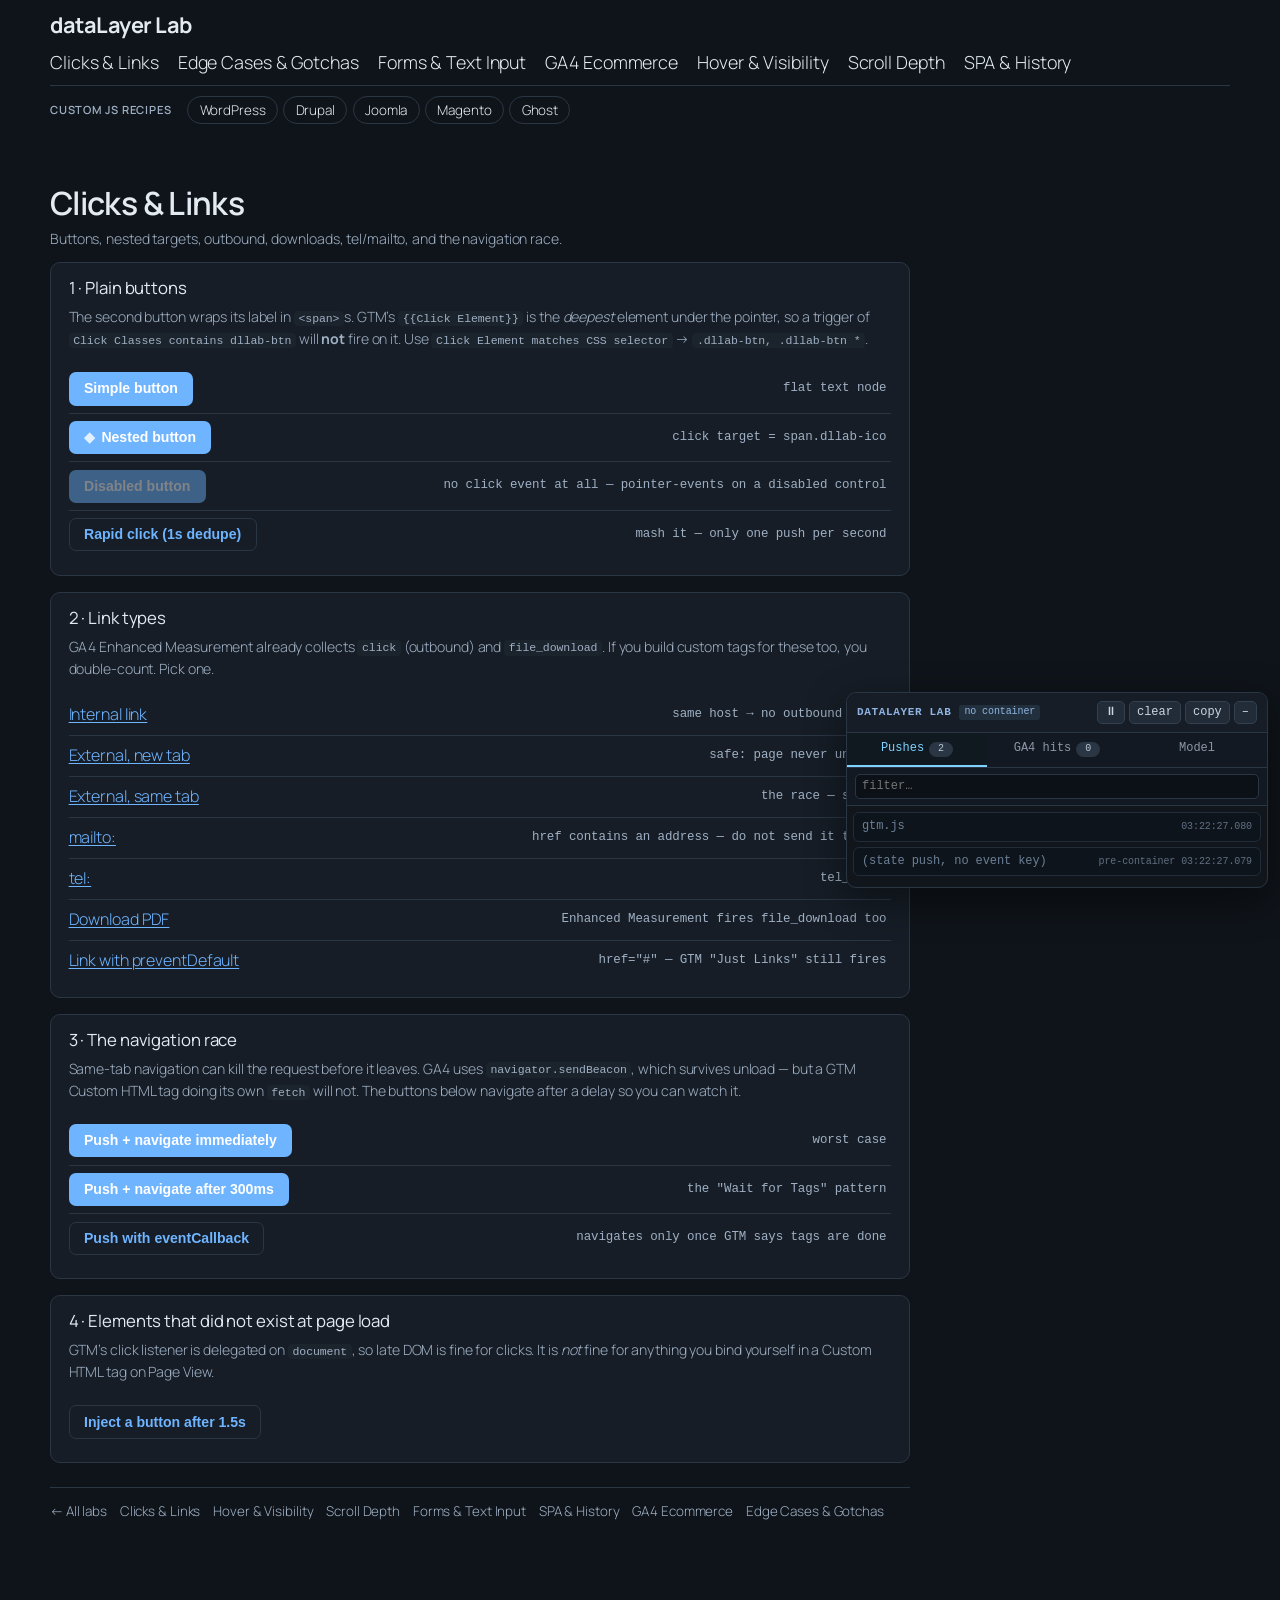
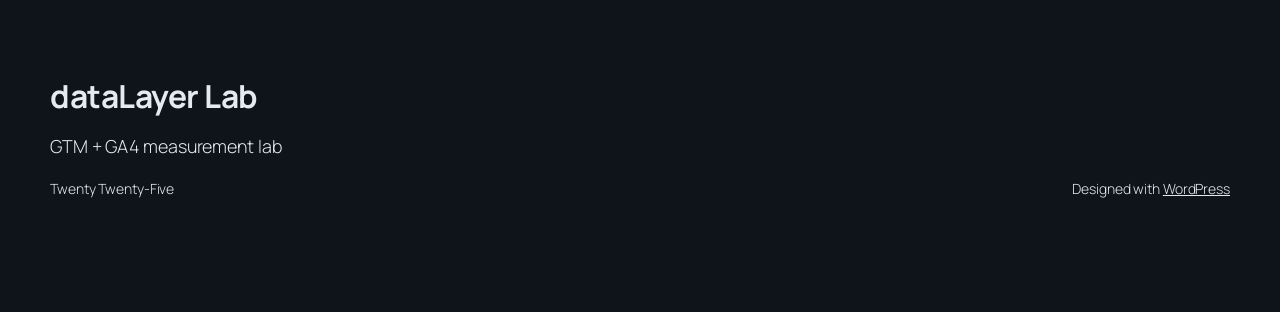
<file: docs/lab-clicks/index.html>
<!DOCTYPE html>
<html lang="en-US">
<head>
<meta name="robots" content="noindex, nofollow" />
	<meta charset="UTF-8" />
	<meta name="viewport" content="width=device-width, initial-scale=1" />
<meta name='robots' content='noindex, nofollow' />
<script>window.dataLayer = window.dataLayer || [];
window.dataLayer.push({"page":{"type":"page","title":"Clicks &#038; Links &#8211; dataLayer Lab","path":"/lab-clicks/","post_id":5,"template":"default","lang":"en-US","env":"local"},"user":{"logged_in":false,"role":"guest"},"lab":{"version":"1.0.0","container_id":"GTM-592T4DB3"}});</script>
<title>Clicks &#038; Links &#8211; dataLayer Lab</title>


<script src="../wp-content/mu-plugins/gtm-lab/assets/inspector.js"></script>
<!-- Google Tag Manager -->
<script>(function(w,d,s,l,i){w[l]=w[l]||[];w[l].push({'gtm.start':
new Date().getTime(),event:'gtm.js'});var f=d.getElementsByTagName(s)[0],
j=d.createElement(s),dl=l!='dataLayer'?'&l='+l:'';j.async=true;j.src=
'https://www.googletagmanager.com/gtm.js?id='+i+dl+'';f.parentNode.insertBefore(j,f);
})(window,document,'script','dataLayer','GTM-592T4DB3');</script>
<!-- End Google Tag Manager -->
		

<style id='wp-img-auto-sizes-contain-inline-css'>
img:is([sizes=auto i],[sizes^="auto," i]){contain-intrinsic-size:3000px 1500px}
/*# sourceURL=wp-img-auto-sizes-contain-inline-css */
</style>
<style id='wp-block-site-title-inline-css'>
.wp-block-site-title{
  box-sizing:border-box;
}
.wp-block-site-title :where(a){
  color:inherit;
  font-family:inherit;
  font-size:inherit;
  font-style:inherit;
  font-weight:inherit;
  letter-spacing:inherit;
  line-height:inherit;
  text-decoration:inherit;
}
/*# sourceURL=../wp-includes/blocks/site-title/style.css */
</style>
<style id='wp-block-page-list-inline-css'>
.wp-block-navigation .wp-block-page-list{
  align-items:var(--navigation-layout-align, initial);
  background-color:inherit;
  display:flex;
  flex-direction:var(--navigation-layout-direction, initial);
  flex-wrap:var(--navigation-layout-wrap, wrap);
  justify-content:var(--navigation-layout-justify, initial);
}
.wp-block-navigation .wp-block-navigation-item{
  background-color:inherit;
}

.wp-block-page-list{
  box-sizing:border-box;
}
/*# sourceURL=../wp-includes/blocks/page-list/style.css */
</style>
<style id='wp-block-navigation-inline-css'>
.wp-block-navigation{
  position:relative;
}
.wp-block-navigation ul{
  margin-bottom:0;
  margin-left:0;
  margin-top:0;
  padding-left:0;
}
.wp-block-navigation ul,.wp-block-navigation ul li{
  list-style:none;
  padding:0;
}
.wp-block-navigation .wp-block-navigation-item{
  align-items:center;
  background-color:inherit;
  display:flex;
  position:relative;
}
.wp-block-navigation .wp-block-navigation-item .wp-block-navigation__submenu-container:empty{
  display:none;
}
.wp-block-navigation .wp-block-navigation-item__content{
  display:block;
  z-index:1;
}
.wp-block-navigation .wp-block-navigation-item__content.wp-block-navigation-item__content{
  color:inherit;
}
.wp-block-navigation.has-text-decoration-underline .wp-block-navigation-item__content,.wp-block-navigation.has-text-decoration-underline .wp-block-navigation-item__content:active,.wp-block-navigation.has-text-decoration-underline .wp-block-navigation-item__content:focus{
  text-decoration:underline;
}
.wp-block-navigation.has-text-decoration-line-through .wp-block-navigation-item__content,.wp-block-navigation.has-text-decoration-line-through .wp-block-navigation-item__content:active,.wp-block-navigation.has-text-decoration-line-through .wp-block-navigation-item__content:focus{
  text-decoration:line-through;
}
.wp-block-navigation :where(a),.wp-block-navigation :where(a:active),.wp-block-navigation :where(a:focus){
  text-decoration:none;
}
.wp-block-navigation .wp-block-navigation__submenu-icon{
  align-self:center;
  background-color:inherit;
  border:none;
  color:currentColor;
  display:inline-block;
  font-size:inherit;
  height:.6em;
  line-height:0;
  margin-left:.25em;
  padding:0;
  width:.6em;
}
.wp-block-navigation .wp-block-navigation__submenu-icon svg{
  display:inline-block;
  stroke:currentColor;
  height:inherit;
  margin-top:.075em;
  width:inherit;
}
.wp-block-navigation{
  --navigation-layout-justification-setting:flex-start;
  --navigation-layout-direction:row;
  --navigation-layout-wrap:wrap;
  --navigation-layout-justify:flex-start;
  --navigation-layout-align:center;
}
.wp-block-navigation.is-vertical{
  --navigation-layout-direction:column;
  --navigation-layout-justify:initial;
  --navigation-layout-align:flex-start;
}
.wp-block-navigation.no-wrap{
  --navigation-layout-wrap:nowrap;
}
.wp-block-navigation.items-justified-center{
  --navigation-layout-justification-setting:center;
  --navigation-layout-justify:center;
}
.wp-block-navigation.items-justified-center.is-vertical{
  --navigation-layout-align:center;
}
.wp-block-navigation.items-justified-right{
  --navigation-layout-justification-setting:flex-end;
  --navigation-layout-justify:flex-end;
}
.wp-block-navigation.items-justified-right.is-vertical{
  --navigation-layout-align:flex-end;
}
.wp-block-navigation.items-justified-space-between{
  --navigation-layout-justification-setting:space-between;
  --navigation-layout-justify:space-between;
}

.wp-block-navigation .has-child .wp-block-navigation__submenu-container{
  align-items:normal;
  background-color:inherit;
  color:inherit;
  display:flex;
  flex-direction:column;
  opacity:0;
  position:absolute;
  z-index:2;
}
@media not (prefers-reduced-motion){
  .wp-block-navigation .has-child .wp-block-navigation__submenu-container{
    transition:opacity .1s linear;
  }
}
.wp-block-navigation .has-child .wp-block-navigation__submenu-container{
  height:0;
  overflow:hidden;
  visibility:hidden;
  width:0;
}
.wp-block-navigation .has-child .wp-block-navigation__submenu-container>.wp-block-navigation-item>.wp-block-navigation-item__content{
  display:flex;
  flex-grow:1;
  padding:.5em 1em;
}
.wp-block-navigation .has-child .wp-block-navigation__submenu-container>.wp-block-navigation-item>.wp-block-navigation-item__content .wp-block-navigation__submenu-icon{
  margin-left:auto;
  margin-right:0;
}
.wp-block-navigation .has-child .wp-block-navigation__submenu-container .wp-block-navigation-item__content{
  margin:0;
}
.wp-block-navigation .has-child .wp-block-navigation__submenu-container{
  left:-1px;
  top:100%;
}
@media (min-width:782px){
  .wp-block-navigation .has-child .wp-block-navigation__submenu-container .wp-block-navigation__submenu-container{
    left:100%;
    top:-1px;
  }
  .wp-block-navigation .has-child .wp-block-navigation__submenu-container .wp-block-navigation__submenu-container:before{
    background:#0000;
    content:"";
    display:block;
    height:100%;
    position:absolute;
    right:100%;
    width:.5em;
  }
  .wp-block-navigation .has-child .wp-block-navigation__submenu-container .wp-block-navigation__submenu-icon{
    margin-right:.25em;
  }
  .wp-block-navigation .has-child .wp-block-navigation__submenu-container .wp-block-navigation__submenu-icon svg{
    transform:rotate(-90deg);
  }
}
.wp-block-navigation .has-child .wp-block-navigation-submenu__toggle[aria-expanded=true]~.wp-block-navigation__submenu-container,.wp-block-navigation .has-child:not(.open-on-click):hover>.wp-block-navigation__submenu-container,.wp-block-navigation .has-child:not(.open-on-click):not(.open-on-hover-click):focus-within>.wp-block-navigation__submenu-container{
  height:auto;
  min-width:200px;
  opacity:1;
  overflow:visible;
  visibility:visible;
  width:auto;
}

.wp-block-navigation.has-background .has-child .wp-block-navigation__submenu-container{
  left:0;
  top:100%;
}
@media (min-width:782px){
  .wp-block-navigation.has-background .has-child .wp-block-navigation__submenu-container .wp-block-navigation__submenu-container{
    left:100%;
    top:0;
  }
}

.wp-block-navigation-submenu{
  display:flex;
  position:relative;
}
.wp-block-navigation-submenu .wp-block-navigation__submenu-icon svg{
  stroke:currentColor;
}

button.wp-block-navigation-item__content{
  background-color:initial;
  border:none;
  color:currentColor;
  font-family:inherit;
  font-size:inherit;
  font-style:inherit;
  font-weight:inherit;
  letter-spacing:inherit;
  line-height:inherit;
  text-align:left;
  text-transform:inherit;
}

.wp-block-navigation-submenu__toggle{
  cursor:pointer;
}
.wp-block-navigation-submenu__toggle[aria-expanded=true]+.wp-block-navigation__submenu-icon>svg,.wp-block-navigation-submenu__toggle[aria-expanded=true]>svg{
  transform:rotate(180deg);
}

.wp-block-navigation-item.open-on-click .wp-block-navigation-submenu__toggle{
  padding-left:0;
  padding-right:.85em;
}
.wp-block-navigation-item.open-on-click .wp-block-navigation-submenu__toggle+.wp-block-navigation__submenu-icon{
  margin-left:-.6em;
  pointer-events:none;
}

.wp-block-navigation-item.open-on-click button.wp-block-navigation-item__content:not(.wp-block-navigation-submenu__toggle){
  padding:0;
}
.wp-block-navigation .wp-block-page-list,.wp-block-navigation__container,.wp-block-navigation__responsive-close,.wp-block-navigation__responsive-container,.wp-block-navigation__responsive-container-content,.wp-block-navigation__responsive-dialog{
  gap:inherit;
}
:where(.wp-block-navigation.has-background .wp-block-navigation-item a:not(.wp-element-button)),:where(.wp-block-navigation.has-background .wp-block-navigation-submenu a:not(.wp-element-button)){
  padding:.5em 1em;
}

:where(.wp-block-navigation .wp-block-navigation__submenu-container .wp-block-navigation-item a:not(.wp-element-button)),:where(.wp-block-navigation .wp-block-navigation__submenu-container .wp-block-navigation-submenu a:not(.wp-element-button)),:where(.wp-block-navigation .wp-block-navigation__submenu-container .wp-block-navigation-submenu button.wp-block-navigation-item__content),:where(.wp-block-navigation .wp-block-navigation__submenu-container .wp-block-pages-list__item button.wp-block-navigation-item__content){
  padding:.5em 1em;
}
.wp-block-navigation.items-justified-right .wp-block-navigation__container .has-child .wp-block-navigation__submenu-container,.wp-block-navigation.items-justified-right .wp-block-page-list>.has-child .wp-block-navigation__submenu-container,.wp-block-navigation.items-justified-space-between .wp-block-page-list>.has-child:last-child .wp-block-navigation__submenu-container,.wp-block-navigation.items-justified-space-between>.wp-block-navigation__container>.has-child:last-child .wp-block-navigation__submenu-container{
  left:auto;
  right:0;
}
.wp-block-navigation.items-justified-right .wp-block-navigation__container .has-child .wp-block-navigation__submenu-container .wp-block-navigation__submenu-container,.wp-block-navigation.items-justified-right .wp-block-page-list>.has-child .wp-block-navigation__submenu-container .wp-block-navigation__submenu-container,.wp-block-navigation.items-justified-space-between .wp-block-page-list>.has-child:last-child .wp-block-navigation__submenu-container .wp-block-navigation__submenu-container,.wp-block-navigation.items-justified-space-between>.wp-block-navigation__container>.has-child:last-child .wp-block-navigation__submenu-container .wp-block-navigation__submenu-container{
  left:-1px;
  right:-1px;
}
@media (min-width:782px){
  .wp-block-navigation.items-justified-right .wp-block-navigation__container .has-child .wp-block-navigation__submenu-container .wp-block-navigation__submenu-container,.wp-block-navigation.items-justified-right .wp-block-page-list>.has-child .wp-block-navigation__submenu-container .wp-block-navigation__submenu-container,.wp-block-navigation.items-justified-space-between .wp-block-page-list>.has-child:last-child .wp-block-navigation__submenu-container .wp-block-navigation__submenu-container,.wp-block-navigation.items-justified-space-between>.wp-block-navigation__container>.has-child:last-child .wp-block-navigation__submenu-container .wp-block-navigation__submenu-container{
    left:auto;
    right:100%;
  }
}

.wp-block-navigation:not(.has-background) .wp-block-navigation__submenu-container{
  background-color:#fff;
  border:1px solid #00000026;
}

.wp-block-navigation.has-background .wp-block-navigation__submenu-container{
  background-color:inherit;
}

.wp-block-navigation:not(.has-text-color) .wp-block-navigation__submenu-container{
  color:#000;
}

.wp-block-navigation__container{
  align-items:var(--navigation-layout-align, initial);
  display:flex;
  flex-direction:var(--navigation-layout-direction, initial);
  flex-wrap:var(--navigation-layout-wrap, wrap);
  justify-content:var(--navigation-layout-justify, initial);
  list-style:none;
  margin:0;
  padding-left:0;
}
.wp-block-navigation__container .is-responsive{
  display:none;
}

.wp-block-navigation__container:only-child,.wp-block-page-list:only-child{
  flex-grow:1;
}
@keyframes overlay-menu__fade-in-animation{
  0%{
    opacity:0;
    transform:translateY(.5em);
  }
  to{
    opacity:1;
    transform:translateY(0);
  }
}
.wp-block-navigation__responsive-container{
  bottom:0;
  display:none;
  left:0;
  position:fixed;
  right:0;
  top:0;
}
.wp-block-navigation__responsive-container :where(.wp-block-navigation-item a){
  color:inherit;
}
.wp-block-navigation__responsive-container .wp-block-navigation__responsive-container-content{
  align-items:var(--navigation-layout-align, initial);
  display:flex;
  flex-direction:var(--navigation-layout-direction, initial);
  flex-wrap:var(--navigation-layout-wrap, wrap);
  justify-content:var(--navigation-layout-justify, initial);
}
.wp-block-navigation__responsive-container:not(.is-menu-open.is-menu-open){
  background-color:inherit !important;
  color:inherit !important;
}
.wp-block-navigation__responsive-container.is-menu-open{
  background-color:inherit;
  display:flex;
  flex-direction:column;
}
@media not (prefers-reduced-motion){
  .wp-block-navigation__responsive-container.is-menu-open{
    animation:overlay-menu__fade-in-animation .1s ease-out;
    animation-fill-mode:forwards;
  }
}
.wp-block-navigation__responsive-container.is-menu-open{
  overflow:auto;
  padding:clamp(1rem, var(--wp--style--root--padding-top), 20rem) clamp(1rem, var(--wp--style--root--padding-right), 20rem) clamp(1rem, var(--wp--style--root--padding-bottom), 20rem) clamp(1rem, var(--wp--style--root--padding-left), 20rem);
  z-index:100000;
}
.wp-block-navigation__responsive-container.is-menu-open .wp-block-navigation__responsive-container-content{
  align-items:var(--navigation-layout-justification-setting, inherit);
  display:flex;
  flex-direction:column;
  flex-wrap:nowrap;
  overflow:visible;
  padding-top:calc(2rem + 24px);
}
.wp-block-navigation__responsive-container.is-menu-open .wp-block-navigation__responsive-container-content,.wp-block-navigation__responsive-container.is-menu-open .wp-block-navigation__responsive-container-content .wp-block-navigation__container,.wp-block-navigation__responsive-container.is-menu-open .wp-block-navigation__responsive-container-content .wp-block-page-list{
  justify-content:flex-start;
}
.wp-block-navigation__responsive-container.is-menu-open .wp-block-navigation__responsive-container-content .wp-block-navigation__submenu-icon{
  display:none;
}
.wp-block-navigation__responsive-container.is-menu-open .wp-block-navigation__responsive-container-content .has-child .wp-block-navigation__submenu-container{
  border:none;
  height:auto;
  min-width:200px;
  opacity:1;
  overflow:initial;
  padding-left:2rem;
  padding-right:2rem;
  position:static;
  visibility:visible;
  width:auto;
}
.wp-block-navigation__responsive-container.is-menu-open .wp-block-navigation__responsive-container-content .wp-block-navigation__container,.wp-block-navigation__responsive-container.is-menu-open .wp-block-navigation__responsive-container-content .wp-block-navigation__submenu-container{
  gap:inherit;
}
.wp-block-navigation__responsive-container.is-menu-open .wp-block-navigation__responsive-container-content .wp-block-navigation__submenu-container{
  padding-top:var(--wp--style--block-gap, 2em);
}
.wp-block-navigation__responsive-container.is-menu-open .wp-block-navigation__responsive-container-content .wp-block-navigation-item__content{
  padding:0;
}
.wp-block-navigation__responsive-container.is-menu-open .wp-block-navigation__responsive-container-content .wp-block-navigation-item,.wp-block-navigation__responsive-container.is-menu-open .wp-block-navigation__responsive-container-content .wp-block-navigation__container,.wp-block-navigation__responsive-container.is-menu-open .wp-block-navigation__responsive-container-content .wp-block-page-list{
  align-items:var(--navigation-layout-justification-setting, initial);
  display:flex;
  flex-direction:column;
}
.wp-block-navigation__responsive-container.is-menu-open .wp-block-navigation-item,.wp-block-navigation__responsive-container.is-menu-open .wp-block-navigation-item .wp-block-navigation__submenu-container,.wp-block-navigation__responsive-container.is-menu-open .wp-block-navigation__container,.wp-block-navigation__responsive-container.is-menu-open .wp-block-page-list{
  background:#0000 !important;
  color:inherit !important;
}
.wp-block-navigation__responsive-container.is-menu-open .wp-block-navigation__submenu-container.wp-block-navigation__submenu-container.wp-block-navigation__submenu-container.wp-block-navigation__submenu-container{
  left:auto;
  right:auto;
}
@media (min-width:600px){
  .wp-block-navigation__responsive-container:not(.hidden-by-default):not(.is-menu-open){
    background-color:inherit;
    display:block;
    position:relative;
    width:100%;
    z-index:auto;
  }
  .wp-block-navigation__responsive-container:not(.hidden-by-default):not(.is-menu-open) .wp-block-navigation__responsive-container-close{
    display:none;
  }
  .wp-block-navigation__responsive-container.is-menu-open .wp-block-navigation__submenu-container.wp-block-navigation__submenu-container.wp-block-navigation__submenu-container.wp-block-navigation__submenu-container{
    left:0;
  }
}

.wp-block-navigation:not(.has-background) .wp-block-navigation__responsive-container.is-menu-open{
  background-color:#fff;
}

.wp-block-navigation:not(.has-text-color) .wp-block-navigation__responsive-container.is-menu-open{
  color:#000;
}

.wp-block-navigation__toggle_button_label{
  font-size:1rem;
  font-weight:700;
}

.wp-block-navigation__responsive-container-close,.wp-block-navigation__responsive-container-open{
  background:#0000;
  border:none;
  color:currentColor;
  cursor:pointer;
  margin:0;
  padding:0;
  text-transform:inherit;
  vertical-align:middle;
}
.wp-block-navigation__responsive-container-close svg,.wp-block-navigation__responsive-container-open svg{
  fill:currentColor;
  display:block;
  height:24px;
  pointer-events:none;
  width:24px;
}

.wp-block-navigation__responsive-container-open{
  display:flex;
}
.wp-block-navigation__responsive-container-open.wp-block-navigation__responsive-container-open.wp-block-navigation__responsive-container-open{
  font-family:inherit;
  font-size:inherit;
  font-weight:inherit;
}
@media (min-width:600px){
  .wp-block-navigation__responsive-container-open:not(.always-shown){
    display:none;
  }
}

.wp-block-navigation__responsive-container-close{
  position:absolute;
  right:0;
  top:0;
  z-index:2;
}
.wp-block-navigation__responsive-container-close.wp-block-navigation__responsive-container-close.wp-block-navigation__responsive-container-close{
  font-family:inherit;
  font-size:inherit;
  font-weight:inherit;
}

.wp-block-navigation__responsive-close{
  width:100%;
}
.has-modal-open .wp-block-navigation__responsive-close{
  margin-left:auto;
  margin-right:auto;
  max-width:var(--wp--style--global--wide-size, 100%);
}
.wp-block-navigation__responsive-close:focus{
  outline:none;
}

.is-menu-open .wp-block-navigation__responsive-close,.is-menu-open .wp-block-navigation__responsive-container-content,.is-menu-open .wp-block-navigation__responsive-dialog{
  box-sizing:border-box;
}

.wp-block-navigation__responsive-dialog{
  position:relative;
}

.has-modal-open .admin-bar .is-menu-open .wp-block-navigation__responsive-dialog{
  margin-top:46px;
}
@media (min-width:782px){
  .has-modal-open .admin-bar .is-menu-open .wp-block-navigation__responsive-dialog{
    margin-top:32px;
  }
}

html.has-modal-open{
  overflow:hidden;
}
/*# sourceURL=../wp-includes/blocks/navigation/style.css */
</style>
<style id='wp-block-group-inline-css'>
.wp-block-group{
  box-sizing:border-box;
}

:where(.wp-block-group.wp-block-group-is-layout-constrained){
  position:relative;
}
/*# sourceURL=../wp-includes/blocks/group/style.css */
</style>
<style id='wp-block-post-title-inline-css'>
.wp-block-post-title{
  box-sizing:border-box;
  word-break:break-word;
}
.wp-block-post-title :where(a){
  display:inline-block;
  font-family:inherit;
  font-size:inherit;
  font-style:inherit;
  font-weight:inherit;
  letter-spacing:inherit;
  line-height:inherit;
  text-decoration:inherit;
}
/*# sourceURL=../wp-includes/blocks/post-title/style.css */
</style>
<style id='wp-block-post-content-inline-css'>
.wp-block-post-content{
  display:flow-root;
}
/*# sourceURL=../wp-includes/blocks/post-content/style.css */
</style>
<style id='wp-block-site-tagline-inline-css'>
.wp-block-site-tagline{
  box-sizing:border-box;
}
/*# sourceURL=../wp-includes/blocks/site-tagline/style.css */
</style>
<style id='wp-block-spacer-inline-css'>
.wp-block-spacer{
  clear:both;
}
/*# sourceURL=../wp-includes/blocks/spacer/style.css */
</style>
<style id='wp-block-columns-inline-css'>
.wp-block-columns{
  box-sizing:border-box;
  display:flex;
  flex-wrap:wrap !important;
}
@media (min-width:782px){
  .wp-block-columns{
    flex-wrap:nowrap !important;
  }
}
.wp-block-columns{
  align-items:normal !important;
}
.wp-block-columns.are-vertically-aligned-top{
  align-items:flex-start;
}
.wp-block-columns.are-vertically-aligned-center{
  align-items:center;
}
.wp-block-columns.are-vertically-aligned-bottom{
  align-items:flex-end;
}
@media (max-width:781px){
  .wp-block-columns:not(.is-not-stacked-on-mobile)>.wp-block-column{
    flex-basis:100% !important;
  }
}
@media (min-width:782px){
  .wp-block-columns:not(.is-not-stacked-on-mobile)>.wp-block-column{
    flex-basis:0;
    flex-grow:1;
  }
  .wp-block-columns:not(.is-not-stacked-on-mobile)>.wp-block-column[style*=flex-basis]{
    flex-grow:0;
  }
}
.wp-block-columns.is-not-stacked-on-mobile{
  flex-wrap:nowrap !important;
}
.wp-block-columns.is-not-stacked-on-mobile>.wp-block-column{
  flex-basis:0;
  flex-grow:1;
}
.wp-block-columns.is-not-stacked-on-mobile>.wp-block-column[style*=flex-basis]{
  flex-grow:0;
}

:where(.wp-block-columns){
  margin-bottom:1.75em;
}

:where(.wp-block-columns.has-background){
  padding:1.25em 2.375em;
}

.wp-block-column{
  flex-grow:1;
  min-width:0;
  overflow-wrap:break-word;
  word-break:break-word;
}
.wp-block-column.is-vertically-aligned-top{
  align-self:flex-start;
}
.wp-block-column.is-vertically-aligned-center{
  align-self:center;
}
.wp-block-column.is-vertically-aligned-bottom{
  align-self:flex-end;
}
.wp-block-column.is-vertically-aligned-stretch{
  align-self:stretch;
}
.wp-block-column.is-vertically-aligned-bottom,.wp-block-column.is-vertically-aligned-center,.wp-block-column.is-vertically-aligned-top{
  width:100%;
}
/*# sourceURL=../wp-includes/blocks/columns/style.css */
</style>
<style id='wp-block-navigation-link-inline-css'>
.wp-block-navigation .wp-block-navigation-item__label{
  overflow-wrap:break-word;
}
.wp-block-navigation .wp-block-navigation-item__description{
  display:none;
}

.link-ui-tools{
  outline:1px solid #f0f0f0;
  padding:8px;
}

.link-ui-block-inserter{
  padding-top:8px;
}

.link-ui-block-inserter__back{
  margin-left:8px;
  text-transform:uppercase;
}
/*# sourceURL=../wp-includes/blocks/navigation-link/style.css */
</style>
<style id='wp-block-paragraph-inline-css'>
.is-small-text{
  font-size:.875em;
}

.is-regular-text{
  font-size:1em;
}

.is-large-text{
  font-size:2.25em;
}

.is-larger-text{
  font-size:3em;
}

.has-drop-cap:not(:focus):first-letter{
  float:left;
  font-size:8.4em;
  font-style:normal;
  font-weight:100;
  line-height:.68;
  margin:.05em .1em 0 0;
  text-transform:uppercase;
}

body.rtl .has-drop-cap:not(:focus):first-letter{
  float:none;
  margin-left:.1em;
}

p.has-drop-cap.has-background{
  overflow:hidden;
}

:root :where(p.has-background){
  padding:1.25em 2.375em;
}

:where(p.has-text-color:not(.has-link-color)) a{
  color:inherit;
}

p.has-text-align-left[style*="writing-mode:vertical-lr"],p.has-text-align-right[style*="writing-mode:vertical-rl"]{
  rotate:180deg;
}
/*# sourceURL=../wp-includes/blocks/paragraph/style.css */
</style>
<style id='wp-emoji-styles-inline-css'>

	img.wp-smiley, img.emoji {
		display: inline !important;
		border: none !important;
		box-shadow: none !important;
		height: 1em !important;
		width: 1em !important;
		margin: 0 0.07em !important;
		vertical-align: -0.1em !important;
		background: none !important;
		padding: 0 !important;
	}
/*# sourceURL=wp-emoji-styles-inline-css */
</style>
<style id='wp-block-library-inline-css'>
:root{
  --wp-block-synced-color:#7a00df;
  --wp-block-synced-color--rgb:122, 0, 223;
  --wp-bound-block-color:var(--wp-block-synced-color);
  --wp-editor-canvas-background:#ddd;
  --wp-admin-theme-color:#007cba;
  --wp-admin-theme-color--rgb:0, 124, 186;
  --wp-admin-theme-color-darker-10:#006ba1;
  --wp-admin-theme-color-darker-10--rgb:0, 107, 160.5;
  --wp-admin-theme-color-darker-20:#005a87;
  --wp-admin-theme-color-darker-20--rgb:0, 90, 135;
  --wp-admin-border-width-focus:2px;
}
@media (min-resolution:192dpi){
  :root{
    --wp-admin-border-width-focus:1.5px;
  }
}
.wp-element-button{
  cursor:pointer;
}

:root .has-very-light-gray-background-color{
  background-color:#eee;
}
:root .has-very-dark-gray-background-color{
  background-color:#313131;
}
:root .has-very-light-gray-color{
  color:#eee;
}
:root .has-very-dark-gray-color{
  color:#313131;
}
:root .has-vivid-green-cyan-to-vivid-cyan-blue-gradient-background{
  background:linear-gradient(135deg, #00d084, #0693e3);
}
:root .has-purple-crush-gradient-background{
  background:linear-gradient(135deg, #34e2e4, #4721fb 50%, #ab1dfe);
}
:root .has-hazy-dawn-gradient-background{
  background:linear-gradient(135deg, #faaca8, #dad0ec);
}
:root .has-subdued-olive-gradient-background{
  background:linear-gradient(135deg, #fafae1, #67a671);
}
:root .has-atomic-cream-gradient-background{
  background:linear-gradient(135deg, #fdd79a, #004a59);
}
:root .has-nightshade-gradient-background{
  background:linear-gradient(135deg, #330968, #31cdcf);
}
:root .has-midnight-gradient-background{
  background:linear-gradient(135deg, #020381, #2874fc);
}
:root{
  --wp--preset--font-size--normal:16px;
  --wp--preset--font-size--huge:42px;
}

.has-regular-font-size{
  font-size:1em;
}

.has-larger-font-size{
  font-size:2.625em;
}

.has-normal-font-size{
  font-size:var(--wp--preset--font-size--normal);
}

.has-huge-font-size{
  font-size:var(--wp--preset--font-size--huge);
}

.has-text-align-center{
  text-align:center;
}

.has-text-align-left{
  text-align:left;
}

.has-text-align-right{
  text-align:right;
}

.has-fit-text{
  white-space:nowrap !important;
}

#end-resizable-editor-section{
  display:none;
}

.aligncenter{
  clear:both;
}

.items-justified-left{
  justify-content:flex-start;
}

.items-justified-center{
  justify-content:center;
}

.items-justified-right{
  justify-content:flex-end;
}

.items-justified-space-between{
  justify-content:space-between;
}

.screen-reader-text{
  border:0;
  clip-path:inset(50%);
  height:1px;
  margin:-1px;
  overflow:hidden;
  padding:0;
  position:absolute;
  width:1px;
  word-wrap:normal !important;
}

.screen-reader-text:focus{
  background-color:#ddd;
  clip-path:none;
  color:#444;
  display:block;
  font-size:1em;
  height:auto;
  left:5px;
  line-height:normal;
  padding:15px 23px 14px;
  text-decoration:none;
  top:5px;
  width:auto;
  z-index:100000;
}
html :where(.has-border-color){
  border-style:solid;
}

html :where([style*=border-top-color]){
  border-top-style:solid;
}

html :where([style*=border-right-color]){
  border-right-style:solid;
}

html :where([style*=border-bottom-color]){
  border-bottom-style:solid;
}

html :where([style*=border-left-color]){
  border-left-style:solid;
}

html :where([style*=border-width]){
  border-style:solid;
}

html :where([style*=border-top-width]){
  border-top-style:solid;
}

html :where([style*=border-right-width]){
  border-right-style:solid;
}

html :where([style*=border-bottom-width]){
  border-bottom-style:solid;
}

html :where([style*=border-left-width]){
  border-left-style:solid;
}
html :where(img[class*=wp-image-]){
  height:auto;
  max-width:100%;
}
:where(figure){
  margin:0 0 1em;
}

html :where(.is-position-sticky){
  --wp-admin--admin-bar--position-offset:var(--wp-admin--admin-bar--height, 0px);
}

@media screen and (max-width:600px){
  html :where(.is-position-sticky){
    --wp-admin--admin-bar--position-offset:0px;
  }
}
/*# sourceURL=/wp-includes/css/dist/block-library/common.css */
</style>
<style id='global-styles-inline-css'>
:root{--wp--preset--aspect-ratio--square: 1;--wp--preset--aspect-ratio--4-3: 4/3;--wp--preset--aspect-ratio--3-4: 3/4;--wp--preset--aspect-ratio--3-2: 3/2;--wp--preset--aspect-ratio--2-3: 2/3;--wp--preset--aspect-ratio--16-9: 16/9;--wp--preset--aspect-ratio--9-16: 9/16;--wp--preset--color--black: #000000;--wp--preset--color--cyan-bluish-gray: #abb8c3;--wp--preset--color--white: #ffffff;--wp--preset--color--pale-pink: #f78da7;--wp--preset--color--vivid-red: #cf2e2e;--wp--preset--color--luminous-vivid-orange: #ff6900;--wp--preset--color--luminous-vivid-amber: #fcb900;--wp--preset--color--light-green-cyan: #7bdcb5;--wp--preset--color--vivid-green-cyan: #00d084;--wp--preset--color--pale-cyan-blue: #8ed1fc;--wp--preset--color--vivid-cyan-blue: #0693e3;--wp--preset--color--vivid-purple: #9b51e0;--wp--preset--color--base: #FFFFFF;--wp--preset--color--contrast: #111111;--wp--preset--color--accent-1: #FFEE58;--wp--preset--color--accent-2: #F6CFF4;--wp--preset--color--accent-3: #503AA8;--wp--preset--color--accent-4: #686868;--wp--preset--color--accent-5: #FBFAF3;--wp--preset--color--accent-6: color-mix(in srgb, currentColor 20%, transparent);--wp--preset--gradient--vivid-cyan-blue-to-vivid-purple: linear-gradient(135deg,rgb(6,147,227) 0%,rgb(155,81,224) 100%);--wp--preset--gradient--light-green-cyan-to-vivid-green-cyan: linear-gradient(135deg,rgb(122,220,180) 0%,rgb(0,208,130) 100%);--wp--preset--gradient--luminous-vivid-amber-to-luminous-vivid-orange: linear-gradient(135deg,rgb(252,185,0) 0%,rgb(255,105,0) 100%);--wp--preset--gradient--luminous-vivid-orange-to-vivid-red: linear-gradient(135deg,rgb(255,105,0) 0%,rgb(207,46,46) 100%);--wp--preset--gradient--very-light-gray-to-cyan-bluish-gray: linear-gradient(135deg,rgb(238,238,238) 0%,rgb(169,184,195) 100%);--wp--preset--gradient--cool-to-warm-spectrum: linear-gradient(135deg,rgb(74,234,220) 0%,rgb(151,120,209) 20%,rgb(207,42,186) 40%,rgb(238,44,130) 60%,rgb(251,105,98) 80%,rgb(254,248,76) 100%);--wp--preset--gradient--blush-light-purple: linear-gradient(135deg,rgb(255,206,236) 0%,rgb(152,150,240) 100%);--wp--preset--gradient--blush-bordeaux: linear-gradient(135deg,rgb(254,205,165) 0%,rgb(254,45,45) 50%,rgb(107,0,62) 100%);--wp--preset--gradient--luminous-dusk: linear-gradient(135deg,rgb(255,203,112) 0%,rgb(199,81,192) 50%,rgb(65,88,208) 100%);--wp--preset--gradient--pale-ocean: linear-gradient(135deg,rgb(255,245,203) 0%,rgb(182,227,212) 50%,rgb(51,167,181) 100%);--wp--preset--gradient--electric-grass: linear-gradient(135deg,rgb(202,248,128) 0%,rgb(113,206,126) 100%);--wp--preset--gradient--midnight: linear-gradient(135deg,rgb(2,3,129) 0%,rgb(40,116,252) 100%);--wp--preset--font-size--small: 0.875rem;--wp--preset--font-size--medium: clamp(1rem, 1rem + ((1vw - 0.2rem) * 0.196), 1.125rem);--wp--preset--font-size--large: clamp(1.125rem, 1.125rem + ((1vw - 0.2rem) * 0.392), 1.375rem);--wp--preset--font-size--x-large: clamp(1.75rem, 1.75rem + ((1vw - 0.2rem) * 0.392), 2rem);--wp--preset--font-size--xx-large: clamp(2.15rem, 2.15rem + ((1vw - 0.2rem) * 1.333), 3rem);--wp--preset--font-family--manrope: Manrope, sans-serif;--wp--preset--font-family--fira-code: "Fira Code", monospace;--wp--preset--spacing--20: 10px;--wp--preset--spacing--30: 20px;--wp--preset--spacing--40: 30px;--wp--preset--spacing--50: clamp(30px, 5vw, 50px);--wp--preset--spacing--60: clamp(30px, 7vw, 70px);--wp--preset--spacing--70: clamp(50px, 7vw, 90px);--wp--preset--spacing--80: clamp(70px, 10vw, 140px);--wp--preset--shadow--natural: 6px 6px 9px rgba(0, 0, 0, 0.2);--wp--preset--shadow--deep: 12px 12px 50px rgba(0, 0, 0, 0.4);--wp--preset--shadow--sharp: 6px 6px 0px rgba(0, 0, 0, 0.2);--wp--preset--shadow--outlined: 6px 6px 0px -3px rgb(255, 255, 255), 6px 6px rgb(0, 0, 0);--wp--preset--shadow--crisp: 6px 6px 0px rgb(0, 0, 0);}:root { --wp--style--global--content-size: 645px;--wp--style--global--wide-size: 1340px; }:where(body) { margin: 0; }.wp-site-blocks { padding-top: var(--wp--style--root--padding-top); padding-bottom: var(--wp--style--root--padding-bottom); }.has-global-padding { padding-right: var(--wp--style--root--padding-right); padding-left: var(--wp--style--root--padding-left); }.has-global-padding > .alignfull { margin-right: calc(var(--wp--style--root--padding-right) * -1); margin-left: calc(var(--wp--style--root--padding-left) * -1); }.has-global-padding :where(:not(.alignfull.is-layout-flow) > .has-global-padding:not(.wp-block-block, .alignfull)) { padding-right: 0; padding-left: 0; }.has-global-padding :where(:not(.alignfull.is-layout-flow) > .has-global-padding:not(.wp-block-block, .alignfull)) > .alignfull { margin-left: 0; margin-right: 0; }.wp-site-blocks > .alignleft { float: left; margin-right: 2em; }.wp-site-blocks > .alignright { float: right; margin-left: 2em; }.wp-site-blocks > .aligncenter { justify-content: center; margin-left: auto; margin-right: auto; }:where(.wp-site-blocks) > * { margin-block-start: 1.2rem; margin-block-end: 0; }:where(.wp-site-blocks) > :first-child { margin-block-start: 0; }:where(.wp-site-blocks) > :last-child { margin-block-end: 0; }:root { --wp--style--block-gap: 1.2rem; }:root :where(.is-layout-flow) > :first-child{margin-block-start: 0;}:root :where(.is-layout-flow) > :last-child{margin-block-end: 0;}:root :where(.is-layout-flow) > *{margin-block-start: 1.2rem;margin-block-end: 0;}:root :where(.is-layout-constrained) > :first-child{margin-block-start: 0;}:root :where(.is-layout-constrained) > :last-child{margin-block-end: 0;}:root :where(.is-layout-constrained) > *{margin-block-start: 1.2rem;margin-block-end: 0;}:root :where(.is-layout-flex){gap: 1.2rem;}:root :where(.is-layout-grid){gap: 1.2rem;}.is-layout-flow > .alignleft{float: left;margin-inline-start: 0;margin-inline-end: 2em;}.is-layout-flow > .alignright{float: right;margin-inline-start: 2em;margin-inline-end: 0;}.is-layout-flow > .aligncenter{margin-left: auto !important;margin-right: auto !important;}.is-layout-constrained > .alignleft{float: left;margin-inline-start: 0;margin-inline-end: 2em;}.is-layout-constrained > .alignright{float: right;margin-inline-start: 2em;margin-inline-end: 0;}.is-layout-constrained > .aligncenter{margin-left: auto !important;margin-right: auto !important;}.is-layout-constrained > :where(:not(.alignleft):not(.alignright):not(.alignfull)){max-width: var(--wp--style--global--content-size);margin-left: auto !important;margin-right: auto !important;}.is-layout-constrained > .alignwide{max-width: var(--wp--style--global--wide-size);}body .is-layout-flex{display: flex;}.is-layout-flex{flex-wrap: wrap;align-items: center;}.is-layout-flex > :is(*, div){margin: 0;}body .is-layout-grid{display: grid;}.is-layout-grid > :is(*, div){margin: 0;}body{background-color: var(--wp--preset--color--base);color: var(--wp--preset--color--contrast);font-family: var(--wp--preset--font-family--manrope);font-size: var(--wp--preset--font-size--large);font-weight: 300;letter-spacing: -0.1px;line-height: 1.4;--wp--style--root--padding-top: 0px;--wp--style--root--padding-right: var(--wp--preset--spacing--50);--wp--style--root--padding-bottom: 0px;--wp--style--root--padding-left: var(--wp--preset--spacing--50);}a:where(:not(.wp-element-button)){color: currentColor;text-decoration: underline;}:root :where(a:where(:not(.wp-element-button)):hover){text-decoration: none;}h1, h2, h3, h4, h5, h6{font-weight: 400;letter-spacing: -0.1px;line-height: 1.125;}h1{font-size: var(--wp--preset--font-size--xx-large);}h2{font-size: var(--wp--preset--font-size--x-large);}h3{font-size: var(--wp--preset--font-size--large);}h4{font-size: var(--wp--preset--font-size--medium);}h5{font-size: var(--wp--preset--font-size--small);letter-spacing: 0.5px;}h6{font-size: var(--wp--preset--font-size--small);font-weight: 700;letter-spacing: 1.4px;text-transform: uppercase;}:root :where(.wp-element-button, .wp-block-button__link){background-color: var(--wp--preset--color--contrast);border-width: 0;color: var(--wp--preset--color--base);font-family: inherit;font-size: var(--wp--preset--font-size--medium);font-style: inherit;font-weight: inherit;letter-spacing: inherit;line-height: inherit;padding-top: 1rem;padding-right: 2.25rem;padding-bottom: 1rem;padding-left: 2.25rem;text-decoration: none;text-transform: inherit;}:root :where(.wp-element-button:hover, .wp-block-button__link:hover){background-color: color-mix(in srgb, var(--wp--preset--color--contrast) 85%, transparent);border-color: transparent;color: var(--wp--preset--color--base);}:root :where(.wp-element-button:focus, .wp-block-button__link:focus){outline-color: var(--wp--preset--color--accent-4);outline-offset: 2px;}:root :where(.wp-element-caption, .wp-block-audio figcaption, .wp-block-embed figcaption, .wp-block-gallery figcaption, .wp-block-image figcaption, .wp-block-table figcaption, .wp-block-video figcaption){font-size: var(--wp--preset--font-size--small);line-height: 1.4;}.has-black-color{color: var(--wp--preset--color--black) !important;}.has-cyan-bluish-gray-color{color: var(--wp--preset--color--cyan-bluish-gray) !important;}.has-white-color{color: var(--wp--preset--color--white) !important;}.has-pale-pink-color{color: var(--wp--preset--color--pale-pink) !important;}.has-vivid-red-color{color: var(--wp--preset--color--vivid-red) !important;}.has-luminous-vivid-orange-color{color: var(--wp--preset--color--luminous-vivid-orange) !important;}.has-luminous-vivid-amber-color{color: var(--wp--preset--color--luminous-vivid-amber) !important;}.has-light-green-cyan-color{color: var(--wp--preset--color--light-green-cyan) !important;}.has-vivid-green-cyan-color{color: var(--wp--preset--color--vivid-green-cyan) !important;}.has-pale-cyan-blue-color{color: var(--wp--preset--color--pale-cyan-blue) !important;}.has-vivid-cyan-blue-color{color: var(--wp--preset--color--vivid-cyan-blue) !important;}.has-vivid-purple-color{color: var(--wp--preset--color--vivid-purple) !important;}.has-base-color{color: var(--wp--preset--color--base) !important;}.has-contrast-color{color: var(--wp--preset--color--contrast) !important;}.has-accent-1-color{color: var(--wp--preset--color--accent-1) !important;}.has-accent-2-color{color: var(--wp--preset--color--accent-2) !important;}.has-accent-3-color{color: var(--wp--preset--color--accent-3) !important;}.has-accent-4-color{color: var(--wp--preset--color--accent-4) !important;}.has-accent-5-color{color: var(--wp--preset--color--accent-5) !important;}.has-accent-6-color{color: var(--wp--preset--color--accent-6) !important;}.has-black-background-color{background-color: var(--wp--preset--color--black) !important;}.has-cyan-bluish-gray-background-color{background-color: var(--wp--preset--color--cyan-bluish-gray) !important;}.has-white-background-color{background-color: var(--wp--preset--color--white) !important;}.has-pale-pink-background-color{background-color: var(--wp--preset--color--pale-pink) !important;}.has-vivid-red-background-color{background-color: var(--wp--preset--color--vivid-red) !important;}.has-luminous-vivid-orange-background-color{background-color: var(--wp--preset--color--luminous-vivid-orange) !important;}.has-luminous-vivid-amber-background-color{background-color: var(--wp--preset--color--luminous-vivid-amber) !important;}.has-light-green-cyan-background-color{background-color: var(--wp--preset--color--light-green-cyan) !important;}.has-vivid-green-cyan-background-color{background-color: var(--wp--preset--color--vivid-green-cyan) !important;}.has-pale-cyan-blue-background-color{background-color: var(--wp--preset--color--pale-cyan-blue) !important;}.has-vivid-cyan-blue-background-color{background-color: var(--wp--preset--color--vivid-cyan-blue) !important;}.has-vivid-purple-background-color{background-color: var(--wp--preset--color--vivid-purple) !important;}.has-base-background-color{background-color: var(--wp--preset--color--base) !important;}.has-contrast-background-color{background-color: var(--wp--preset--color--contrast) !important;}.has-accent-1-background-color{background-color: var(--wp--preset--color--accent-1) !important;}.has-accent-2-background-color{background-color: var(--wp--preset--color--accent-2) !important;}.has-accent-3-background-color{background-color: var(--wp--preset--color--accent-3) !important;}.has-accent-4-background-color{background-color: var(--wp--preset--color--accent-4) !important;}.has-accent-5-background-color{background-color: var(--wp--preset--color--accent-5) !important;}.has-accent-6-background-color{background-color: var(--wp--preset--color--accent-6) !important;}.has-black-border-color{border-color: var(--wp--preset--color--black) !important;}.has-cyan-bluish-gray-border-color{border-color: var(--wp--preset--color--cyan-bluish-gray) !important;}.has-white-border-color{border-color: var(--wp--preset--color--white) !important;}.has-pale-pink-border-color{border-color: var(--wp--preset--color--pale-pink) !important;}.has-vivid-red-border-color{border-color: var(--wp--preset--color--vivid-red) !important;}.has-luminous-vivid-orange-border-color{border-color: var(--wp--preset--color--luminous-vivid-orange) !important;}.has-luminous-vivid-amber-border-color{border-color: var(--wp--preset--color--luminous-vivid-amber) !important;}.has-light-green-cyan-border-color{border-color: var(--wp--preset--color--light-green-cyan) !important;}.has-vivid-green-cyan-border-color{border-color: var(--wp--preset--color--vivid-green-cyan) !important;}.has-pale-cyan-blue-border-color{border-color: var(--wp--preset--color--pale-cyan-blue) !important;}.has-vivid-cyan-blue-border-color{border-color: var(--wp--preset--color--vivid-cyan-blue) !important;}.has-vivid-purple-border-color{border-color: var(--wp--preset--color--vivid-purple) !important;}.has-base-border-color{border-color: var(--wp--preset--color--base) !important;}.has-contrast-border-color{border-color: var(--wp--preset--color--contrast) !important;}.has-accent-1-border-color{border-color: var(--wp--preset--color--accent-1) !important;}.has-accent-2-border-color{border-color: var(--wp--preset--color--accent-2) !important;}.has-accent-3-border-color{border-color: var(--wp--preset--color--accent-3) !important;}.has-accent-4-border-color{border-color: var(--wp--preset--color--accent-4) !important;}.has-accent-5-border-color{border-color: var(--wp--preset--color--accent-5) !important;}.has-accent-6-border-color{border-color: var(--wp--preset--color--accent-6) !important;}.has-vivid-cyan-blue-to-vivid-purple-gradient-background{background: var(--wp--preset--gradient--vivid-cyan-blue-to-vivid-purple) !important;}.has-light-green-cyan-to-vivid-green-cyan-gradient-background{background: var(--wp--preset--gradient--light-green-cyan-to-vivid-green-cyan) !important;}.has-luminous-vivid-amber-to-luminous-vivid-orange-gradient-background{background: var(--wp--preset--gradient--luminous-vivid-amber-to-luminous-vivid-orange) !important;}.has-luminous-vivid-orange-to-vivid-red-gradient-background{background: var(--wp--preset--gradient--luminous-vivid-orange-to-vivid-red) !important;}.has-very-light-gray-to-cyan-bluish-gray-gradient-background{background: var(--wp--preset--gradient--very-light-gray-to-cyan-bluish-gray) !important;}.has-cool-to-warm-spectrum-gradient-background{background: var(--wp--preset--gradient--cool-to-warm-spectrum) !important;}.has-blush-light-purple-gradient-background{background: var(--wp--preset--gradient--blush-light-purple) !important;}.has-blush-bordeaux-gradient-background{background: var(--wp--preset--gradient--blush-bordeaux) !important;}.has-luminous-dusk-gradient-background{background: var(--wp--preset--gradient--luminous-dusk) !important;}.has-pale-ocean-gradient-background{background: var(--wp--preset--gradient--pale-ocean) !important;}.has-electric-grass-gradient-background{background: var(--wp--preset--gradient--electric-grass) !important;}.has-midnight-gradient-background{background: var(--wp--preset--gradient--midnight) !important;}.has-small-font-size{font-size: var(--wp--preset--font-size--small) !important;}.has-medium-font-size{font-size: var(--wp--preset--font-size--medium) !important;}.has-large-font-size{font-size: var(--wp--preset--font-size--large) !important;}.has-x-large-font-size{font-size: var(--wp--preset--font-size--x-large) !important;}.has-xx-large-font-size{font-size: var(--wp--preset--font-size--xx-large) !important;}.has-manrope-font-family{font-family: var(--wp--preset--font-family--manrope) !important;}.has-fira-code-font-family{font-family: var(--wp--preset--font-family--fira-code) !important;}
:root :where(.wp-block-columns-is-layout-flow) > :first-child{margin-block-start: 0;}:root :where(.wp-block-columns-is-layout-flow) > :last-child{margin-block-end: 0;}:root :where(.wp-block-columns-is-layout-flow) > *{margin-block-start: var(--wp--preset--spacing--50);margin-block-end: 0;}:root :where(.wp-block-columns-is-layout-constrained) > :first-child{margin-block-start: 0;}:root :where(.wp-block-columns-is-layout-constrained) > :last-child{margin-block-end: 0;}:root :where(.wp-block-columns-is-layout-constrained) > *{margin-block-start: var(--wp--preset--spacing--50);margin-block-end: 0;}:root :where(.wp-block-columns-is-layout-flex){gap: var(--wp--preset--spacing--50);}:root :where(.wp-block-columns-is-layout-grid){gap: var(--wp--preset--spacing--50);}
:root :where(.wp-block-post-title a:where(:not(.wp-element-button))){text-decoration: none;}
:root :where(.wp-block-post-title a:where(:not(.wp-element-button)):hover){text-decoration: underline;}
:root :where(.wp-block-site-tagline){font-size: var(--wp--preset--font-size--medium);}
:root :where(.wp-block-site-title){font-weight: 700;letter-spacing: -.5px;}
:root :where(.wp-block-site-title a:where(:not(.wp-element-button))){text-decoration: none;}
:root :where(.wp-block-site-title a:where(:not(.wp-element-button)):hover){text-decoration: underline;}
:root :where(.wp-block-navigation){font-size: var(--wp--preset--font-size--medium);}
:root :where(.wp-block-navigation a:where(:not(.wp-element-button))){text-decoration: none;}
:root :where(.wp-block-navigation a:where(:not(.wp-element-button)):hover){text-decoration: underline;}
/*# sourceURL=global-styles-inline-css */
</style>
<style id='core-block-supports-inline-css'>
/**
 * Core styles: block-supports
 */
.wp-container-core-navigation-is-layout-fc306653 {
	justify-content: flex-end;
}
.wp-container-core-group-is-layout-f4c28e8b {
	flex-wrap: nowrap;
	gap: var(--wp--preset--spacing--10);
	justify-content: flex-end;
}
.wp-container-core-group-is-layout-8165f36a {
	flex-wrap: nowrap;
	justify-content: space-between;
}
.wp-container-core-columns-is-layout-28f84493 {
	flex-wrap: nowrap;
}
.wp-container-core-navigation-is-layout-fe9cc265 {
	flex-direction: column;
	align-items: flex-start;
}
.wp-container-core-group-is-layout-570722b2 {
	gap: var(--wp--preset--spacing--80);
	justify-content: space-between;
	align-items: flex-start;
}
.wp-container-core-group-is-layout-e5edad21 {
	justify-content: space-between;
	align-items: flex-start;
}
.wp-container-core-group-is-layout-91e87306 {
	gap: var(--wp--preset--spacing--20);
	justify-content: space-between;
}

/*# sourceURL=core-block-supports-inline-css */
</style>
<style id='wp-block-template-skip-link-inline-css'>

		.skip-link.screen-reader-text {
			border: 0;
			clip-path: inset(50%);
			height: 1px;
			margin: -1px;
			overflow: hidden;
			padding: 0;
			position: absolute !important;
			width: 1px;
			word-wrap: normal !important;
		}

		.skip-link.screen-reader-text:focus {
			background-color: #eee;
			clip-path: none;
			color: #444;
			display: block;
			font-size: 1em;
			height: auto;
			left: 5px;
			line-height: normal;
			padding: 15px 23px 14px;
			text-decoration: none;
			top: 5px;
			width: auto;
			z-index: 100000;
		}
/*# sourceURL=wp-block-template-skip-link-inline-css */
</style>
<link rel='stylesheet' id='dllab-css' href='../wp-content/mu-plugins/gtm-lab/assets/lab.css' media='all' />
<style id='twentytwentyfive-style-inline-css'>
/*
Theme Name: Twenty Twenty-Five
Theme URI: https://wordpress.org/themes/twentytwentyfive/
Author: the WordPress team
Author URI: https://wordpress.org
Description: Twenty Twenty-Five emphasizes simplicity and adaptability. It offers flexible design options, supported by a variety of patterns for different page types, such as services and landing pages, making it ideal for building personal blogs, professional portfolios, online magazines, or business websites. Its templates cater to various blog styles, from text-focused to image-heavy layouts. Additionally, it supports international typography and diverse color palettes, ensuring accessibility and customization for users worldwide.
Requires at least: 6.7
Tested up to: 6.9
Requires PHP: 7.2
Version: 1.4
License: GNU General Public License v2 or later
License URI: http://www.gnu.org/licenses/gpl-2.0.html
Text Domain: twentytwentyfive
Tags: one-column, custom-colors, custom-menu, custom-logo, editor-style, featured-images, full-site-editing, block-patterns, rtl-language-support, sticky-post, threaded-comments, translation-ready, wide-blocks, block-styles, style-variations, accessibility-ready, blog, portfolio, news
*/

/*
 * IMPORTANT: This file is only served on the frontend when `SCRIPT_DEBUG` is enabled;
 * in most instances, the `style.min.css` file will be served. It is not recommended that you
 * use the Theme File Editor to modify this stylesheet. Instead, add the necessary style
 * overrides via "Additional CSS" in the Site Editor.
 */

/*
 * Link styles
 * https://github.com/WordPress/gutenberg/issues/42319
 */
a {
	text-decoration-thickness: 1px !important;
	text-underline-offset: .1em;
}

/* Focus styles */
:where(.wp-site-blocks *:focus) {
	outline-width: 2px;
	outline-style: solid;
}

/* Increase the bottom margin on submenus, so that the outline is visible. */
.wp-block-navigation .wp-block-navigation-submenu .wp-block-navigation-item:not(:last-child) {
	margin-bottom: 3px;
}

/* Increase the outline offset on the parent menu items, so that the outline does not touch the text. */
.wp-block-navigation .wp-block-navigation-item .wp-block-navigation-item__content {
	outline-offset: 4px;
}

/* Remove outline offset from the submenus, otherwise the outline is visible outside the submenu container. */
.wp-block-navigation .wp-block-navigation-item ul.wp-block-navigation__submenu-container .wp-block-navigation-item__content {
	outline-offset: 0;
}

/*
 * Progressive enhancement to reduce widows and orphans
 * https://github.com/WordPress/gutenberg/issues/55190
 */
h1, h2, h3, h4, h5, h6, blockquote, caption, figcaption, p {
	text-wrap: pretty;
}

/*
 * Change the position of the more block on the front, by making it a block level element.
 * https://github.com/WordPress/gutenberg/issues/65934
*/
.more-link {
	display: block;
}

/*
 * Prevents unnecessary scrollbars while handling long lines of preformatted text.
 * https://core.trac.wordpress.org/ticket/63875
 */
:where(pre) {
	overflow-x: auto;
}

/*# sourceURL=../wp-content/themes/twentytwentyfive/style.css */
</style>

<meta name="generator" content="WordPress 6.9.4" />
<link rel="canonical" href="index.html" />

<script type="importmap" id="wp-importmap">
{"imports":{"@wordpress/interactivity":"../wp-includes/js/dist/script-modules/interactivity/debug.js"}}
</script>
<link rel="modulepreload" href="../wp-includes/js/dist/script-modules/interactivity/debug.js" id="@wordpress/interactivity-js-modulepreload" fetchpriority="low">
<style class='wp-fonts-local'>
@font-face{font-family:Manrope;font-style:normal;font-weight:200 800;font-display:fallback;src:url('../wp-content/themes/twentytwentyfive/assets/fonts/manrope/Manrope-VariableFont_wght.woff2') format('woff2');}
@font-face{font-family:"Fira Code";font-style:normal;font-weight:300 700;font-display:fallback;src:url('../wp-content/themes/twentytwentyfive/assets/fonts/fira-code/FiraCode-VariableFont_wght.woff2') format('woff2');}
</style>
</head>

<body class="wp-singular page-template-default page page-id-5 wp-embed-responsive wp-theme-twentytwentyfive dllab-page">
<noscript><iframe src="https://www.googletagmanager.com/ns.html?id=GTM-592T4DB3" height="0" width="0" style="display:none;visibility:hidden"></iframe></noscript>

<div class="wp-site-blocks"><header class="wp-block-template-part">
<div class="wp-block-group alignfull is-layout-flow wp-block-group-is-layout-flow">
	
	<div class="wp-block-group has-global-padding is-layout-constrained wp-block-group-is-layout-constrained">
		
		<div class="wp-block-group alignwide is-content-justification-space-between is-nowrap is-layout-flex wp-container-core-group-is-layout-8165f36a wp-block-group-is-layout-flex" style="padding-top:var(--wp--preset--spacing--30);padding-bottom:var(--wp--preset--spacing--30)">
			<p class="wp-block-site-title"><a href="../index.html" target="_self" rel="home">dataLayer Lab</a></p>
			
			<div class="wp-block-group is-content-justification-right is-nowrap is-layout-flex wp-container-core-group-is-layout-f4c28e8b wp-block-group-is-layout-flex">
				<nav class="is-responsive items-justified-right wp-block-navigation is-content-justification-right is-layout-flex wp-container-core-navigation-is-layout-fc306653 wp-block-navigation-is-layout-flex" 
		 data-wp-interactive="core/navigation" data-wp-context='{"overlayOpenedBy":{"click":false,"hover":false,"focus":false},"type":"overlay","roleAttribute":"","ariaLabel":"Menu"}'><button aria-haspopup="dialog" aria-label="Open menu" class="wp-block-navigation__responsive-container-open" 
				data-wp-on--click="actions.openMenuOnClick"
				data-wp-on--keydown="actions.handleMenuKeydown"
			><svg width="24" height="24" xmlns="http://www.w3.org/2000/svg" viewBox="0 0 24 24" aria-hidden="true" focusable="false"><path d="M4 7.5h16v1.5H4z"></path><path d="M4 15h16v1.5H4z"></path></svg></button>
				<div class="wp-block-navigation__responsive-container  has-text-color has-contrast-color has-background has-base-background-color"  id="modal-1" 
				data-wp-class--has-modal-open="state.isMenuOpen"
				data-wp-class--is-menu-open="state.isMenuOpen"
				data-wp-watch="callbacks.initMenu"
				data-wp-on--keydown="actions.handleMenuKeydown"
				data-wp-on--focusout="actions.handleMenuFocusout"
				tabindex="-1"
			>
					<div class="wp-block-navigation__responsive-close" tabindex="-1">
						<div class="wp-block-navigation__responsive-dialog" 
				data-wp-bind--aria-modal="state.ariaModal"
				data-wp-bind--aria-label="state.ariaLabel"
				data-wp-bind--role="state.roleAttribute"
			>
							<button aria-label="Close menu" class="wp-block-navigation__responsive-container-close" 
				data-wp-on--click="actions.closeMenuOnClick"
			><svg xmlns="http://www.w3.org/2000/svg" viewBox="0 0 24 24" width="24" height="24" aria-hidden="true" focusable="false"><path d="m13.06 12 6.47-6.47-1.06-1.06L12 10.94 5.53 4.47 4.47 5.53 10.94 12l-6.47 6.47 1.06 1.06L12 13.06l6.47 6.47 1.06-1.06L13.06 12Z"></path></svg></button>
							<div class="wp-block-navigation__responsive-container-content" 
				data-wp-watch="callbacks.focusFirstElement"
			 id="modal-1-content">
								<ul class="wp-block-navigation__container is-responsive items-justified-right wp-block-navigation"><ul class="wp-block-page-list"><li class="wp-block-pages-list__item current-menu-item wp-block-navigation-item open-on-hover-click"><a class="wp-block-pages-list__item__link wp-block-navigation-item__content" href="index.html" aria-current="page">Clicks &amp; Links</a></li><li class="wp-block-pages-list__item wp-block-navigation-item open-on-hover-click menu-item-home"><a class="wp-block-pages-list__item__link wp-block-navigation-item__content" href="../index.html">dataLayer Lab</a></li><li class="wp-block-pages-list__item wp-block-navigation-item open-on-hover-click"><a class="wp-block-pages-list__item__link wp-block-navigation-item__content" href="../lab-edge/index.html">Edge Cases &amp; Gotchas</a></li><li class="wp-block-pages-list__item wp-block-navigation-item open-on-hover-click"><a class="wp-block-pages-list__item__link wp-block-navigation-item__content" href="../lab-forms/index.html">Forms &amp; Text Input</a></li><li class="wp-block-pages-list__item wp-block-navigation-item open-on-hover-click"><a class="wp-block-pages-list__item__link wp-block-navigation-item__content" href="../lab-ecommerce/index.html">GA4 Ecommerce</a></li><li class="wp-block-pages-list__item wp-block-navigation-item open-on-hover-click"><a class="wp-block-pages-list__item__link wp-block-navigation-item__content" href="../lab-hover/index.html">Hover &amp; Visibility</a></li><li class="wp-block-pages-list__item wp-block-navigation-item open-on-hover-click"><a class="wp-block-pages-list__item__link wp-block-navigation-item__content" href="../lab-scroll/index.html">Scroll Depth</a></li><li class="wp-block-pages-list__item wp-block-navigation-item open-on-hover-click"><a class="wp-block-pages-list__item__link wp-block-navigation-item__content" href="../lab-spa/index.html">SPA &amp; History</a></li></ul></ul>
							</div>
						</div>
					</div>
				</div></nav>
			</div>
			
		
			<div class="dllab-cmsbar">
				<nav class="dllab-cmsbar-inner" aria-label="Custom JS examples by platform">
					<span class="dllab-cmsbar-label">Custom JS recipes</span>
					<div class="dllab-cmsbar-links">
						<a href="../custom-js-examples.html">WordPress</a>
						<a href="../custom-js-examples-drupal.html">Drupal</a>
						<a href="../custom-js-examples-joomla.html">Joomla</a>
						<a href="../custom-js-examples-magento.html">Magento</a>
						<a href="../custom-js-examples-ghost.html">Ghost</a>
					</div>
				</nav>
			</div>
			</div>
		
	</div>
	
</div>


</header>


<main class="wp-block-group has-global-padding is-layout-constrained wp-block-group-is-layout-constrained" style="margin-top:var(--wp--preset--spacing--60)">
	
	<div class="wp-block-group alignfull has-global-padding is-layout-constrained wp-block-group-is-layout-constrained" style="padding-top:var(--wp--preset--spacing--60);padding-bottom:var(--wp--preset--spacing--60)">
		
		<h1 class="wp-block-post-title">Clicks &#038; Links</h1>
		<div class="entry-content alignfull wp-block-post-content has-global-padding is-layout-constrained wp-block-post-content-is-layout-constrained"><div class="dllab">	<header class="dllab-hero">
		<h1>Clicks &amp; Links</h1>
		<p class="dllab-note">Buttons, nested targets, outbound, downloads, tel/mailto, and the navigation race.</p>
	</header><div class="dllab-panelblock">
	<h3>1 · Plain buttons</h3>
	<p class="dllab-note">The second button wraps its label in <code>&lt;span&gt;</code>s. GTM&#8217;s
	<code>{{Click Element}}</code> is the <em>deepest</em> element under the pointer, so a trigger of
	<code>Click Classes contains dllab-btn</code> will <strong>not</strong> fire on it. Use
	<code>Click Element matches CSS selector</code> → <code>.dllab-btn, .dllab-btn *</code>.</p>
	<div class="dllab-row">
		<button class="dllab-btn" data-dl-click="cta_click" data-dl-params='{"cta_id":"flat","cta_text":"Simple button"}'>Simple button</button>
		<code>flat text node</code>
	</div>
	<div class="dllab-row">
		<button class="dllab-btn" data-dl-click="cta_click" data-dl-params='{"cta_id":"nested","cta_text":"Nested button"}'>
			<span class="dllab-ico" aria-hidden="true">◆</span><span class="dllab-lbl">Nested button</span>
		</button>
		<code>click target = span.dllab-ico</code>
	</div>
	<div class="dllab-row">
		<button class="dllab-btn" disabled>Disabled button</button>
		<code>no click event at all — pointer-events on a disabled control</code>
	</div>
	<div class="dllab-row">
		<button class="dllab-btn dllab-btn-ghost" data-dl-click="rapid_click" data-dl-dedupe="1000">Rapid click (1s dedupe)</button>
		<code>mash it — only one push per second</code>
	</div>
</div>

<div class="dllab-panelblock">
	<h3>2 · Link types</h3>
	<p class="dllab-note">GA4 Enhanced Measurement already collects <code>click</code> (outbound) and
	<code>file_download</code>. If you build custom tags for these too, you double-count. Pick one.</p>
	<div class="dllab-row">
		<a class="dllab-link" href="../lab-scroll/index.html" data-dl-click="internal_link">Internal link</a>
		<code>same host → no outbound click</code>
	</div>
	<div class="dllab-row">
		<a class="dllab-link" href="https://example.com/" target="_blank" rel="noopener" data-dl-click="outbound_click">External, new tab</a>
		<code>safe: page never unloads</code>
	</div>
	<div class="dllab-row">
		<a class="dllab-link" href="https://example.org/" data-dl-click="outbound_click">External, same tab</a>
		<code>the race — see §3</code>
	</div>
	<div class="dllab-row">
		<a class="dllab-link" href="mailto:hello@example.com" data-dl-click="mailto_click">mailto:</a>
		<code>href contains an address — do not send it to GA4</code>
	</div>
	<div class="dllab-row">
		<a class="dllab-link" href="tel:+441234567890" data-dl-click="tel_click">tel:</a>
		<code>tel_click</code>
	</div>
	<div class="dllab-row">
		<a class="dllab-link" href="../wp-content/uploads/dllab-sample.pdf" download data-dl-click="file_download" data-dl-params='{"file_extension":"pdf","file_name":"dllab-sample.pdf"}'>Download PDF</a>
		<code>Enhanced Measurement fires file_download too</code>
	</div>
	<div class="dllab-row">
		<a class="dllab-link" href="index.html#" data-dl-click="js_link_click" data-dl-prevent="1">Link with preventDefault</a>
		<code>href="#" — GTM "Just Links" still fires</code>
	</div>
</div>

<div class="dllab-panelblock">
	<h3>3 · The navigation race</h3>
	<p class="dllab-note">Same-tab navigation can kill the request before it leaves. GA4 uses
	<code>navigator.sendBeacon</code>, which survives unload — but a GTM Custom HTML tag doing its own
	<code>fetch</code> will not. The buttons below navigate after a delay so you can watch it.</p>
	<div class="dllab-row">
		<button class="dllab-btn" data-dl-click="exit_click" data-dl-navigate="https://example.net/" data-dl-delay="0">Push + navigate immediately</button>
		<code>worst case</code>
	</div>
	<div class="dllab-row">
		<button class="dllab-btn" data-dl-click="exit_click" data-dl-navigate="https://example.net/" data-dl-delay="300">Push + navigate after 300ms</button>
		<code>the "Wait for Tags" pattern</code>
	</div>
	<div class="dllab-row">
		<button class="dllab-btn dllab-btn-ghost" data-dl-click="exit_click_cb" data-dl-callback="https://example.net/">Push with eventCallback</button>
		<code>navigates only once GTM says tags are done</code>
	</div>
</div>

<div class="dllab-panelblock">
	<h3>4 · Elements that did not exist at page load</h3>
	<p class="dllab-note">GTM&#8217;s click listener is delegated on <code>document</code>, so late DOM is fine
	for clicks. It is <em>not</em> fine for anything you bind yourself in a Custom HTML tag on Page View.</p>
	<div class="dllab-row">
		<button class="dllab-btn dllab-btn-ghost" id="dllab-inject">Inject a button after 1.5s</button>
		<span id="dllab-injected"></span>
	</div>
</div><nav class="dllab-nav"><a href="../index.html">← All labs</a><a href="index.html">Clicks &amp; Links</a><a href="../lab-hover/index.html">Hover &amp; Visibility</a><a href="../lab-scroll/index.html">Scroll Depth</a><a href="../lab-forms/index.html">Forms &amp; Text Input</a><a href="../lab-spa/index.html">SPA &amp; History</a><a href="../lab-ecommerce/index.html">GA4 Ecommerce</a><a href="../lab-edge/index.html">Edge Cases &amp; Gotchas</a></nav></div>
</div>
	</div>
	
</main>


<footer class="wp-block-template-part">
<div class="wp-block-group has-global-padding is-layout-constrained wp-block-group-is-layout-constrained" style="padding-top:var(--wp--preset--spacing--60);padding-bottom:var(--wp--preset--spacing--50)">
	
	<div class="wp-block-group alignwide is-layout-flow wp-block-group-is-layout-flow">
		

		
		<div class="wp-block-group alignfull is-content-justification-space-between is-layout-flex wp-container-core-group-is-layout-e5edad21 wp-block-group-is-layout-flex">
			
			<div class="wp-block-columns is-layout-flex wp-container-core-columns-is-layout-28f84493 wp-block-columns-is-layout-flex">
				
				<div class="wp-block-column is-layout-flow wp-block-column-is-layout-flow" style="flex-basis:100%"><h2 class="wp-block-site-title"><a href="../index.html" target="_self" rel="home">dataLayer Lab</a></h2>

				<p class="wp-block-site-tagline">GTM + GA4 measurement lab</p>
				</div>
				

				
				<div class="wp-block-column is-layout-flow wp-block-column-is-layout-flow">
					
					<div style="height:var(--wp--preset--spacing--40);width:0px" aria-hidden="true" class="wp-block-spacer"></div>
					
				</div>
				
			</div>
			

			
			<div class="wp-block-group is-content-justification-space-between is-layout-flex wp-container-core-group-is-layout-570722b2 wp-block-group-is-layout-flex">
				<nav class="is-vertical wp-block-navigation is-layout-flex wp-container-core-navigation-is-layout-fe9cc265 wp-block-navigation-is-layout-flex"><ul class="wp-block-navigation__container  is-vertical wp-block-navigation"><li class=" wp-block-navigation-item wp-block-navigation-link"><a class="wp-block-navigation-item__content"  href="index.html#"><span class="wp-block-navigation-item__label">Blog</span></a></li><li class=" wp-block-navigation-item wp-block-navigation-link"><a class="wp-block-navigation-item__content"  href="index.html#"><span class="wp-block-navigation-item__label">About</span></a></li><li class=" wp-block-navigation-item wp-block-navigation-link"><a class="wp-block-navigation-item__content"  href="index.html#"><span class="wp-block-navigation-item__label">FAQs</span></a></li><li class=" wp-block-navigation-item wp-block-navigation-link"><a class="wp-block-navigation-item__content"  href="index.html#"><span class="wp-block-navigation-item__label">Authors</span></a></li></ul></nav>

				<nav class="is-vertical wp-block-navigation is-layout-flex wp-container-core-navigation-is-layout-fe9cc265 wp-block-navigation-is-layout-flex"><ul class="wp-block-navigation__container  is-vertical wp-block-navigation"><li class=" wp-block-navigation-item wp-block-navigation-link"><a class="wp-block-navigation-item__content"  href="index.html#"><span class="wp-block-navigation-item__label">Events</span></a></li><li class=" wp-block-navigation-item wp-block-navigation-link"><a class="wp-block-navigation-item__content"  href="index.html#"><span class="wp-block-navigation-item__label">Shop</span></a></li><li class=" wp-block-navigation-item wp-block-navigation-link"><a class="wp-block-navigation-item__content"  href="index.html#"><span class="wp-block-navigation-item__label">Patterns</span></a></li><li class=" wp-block-navigation-item wp-block-navigation-link"><a class="wp-block-navigation-item__content"  href="index.html#"><span class="wp-block-navigation-item__label">Themes</span></a></li></ul></nav>
			</div>
				
		</div>
		

		
		<div style="height:var(--wp--preset--spacing--70)" aria-hidden="true" class="wp-block-spacer"></div>
		

		
		<div class="wp-block-group alignfull is-content-justification-space-between is-layout-flex wp-container-core-group-is-layout-91e87306 wp-block-group-is-layout-flex">
			
			<p class="has-small-font-size">Twenty Twenty-Five</p>
			
			
			<p class="has-small-font-size">
				Designed with <a href="https://wordpress.org" rel="nofollow">WordPress</a>			</p>
			
		</div>
		
	</div>
	
</div>


</footer>
</div>
<script type="speculationrules">
{"prefetch":[{"source":"document","where":{"and":[{"href_matches":"/*"},{"not":{"href_matches":["/wp-*.php","/wp-admin/*","/wp-content/uploads/*","/wp-content/*","/wp-content/plugins/*","/wp-content/themes/twentytwentyfive/*","/*\\?(.+)"]}},{"not":{"selector_matches":"a[rel~=\"nofollow\"]"}},{"not":{"selector_matches":".no-prefetch, .no-prefetch a"}}]},"eagerness":"conservative"}]}
</script>
<script type="module" src="../wp-includes/js/dist/script-modules/block-library/navigation/view.js" id="@wordpress/block-library/navigation/view-js-module" fetchpriority="low" data-wp-router-options="{&quot;loadOnClientNavigation&quot;:true}"></script>
<script id="wp-block-template-skip-link-js-after">
	( function() {
		var skipLinkTarget = document.querySelector( 'main' ),
			sibling,
			skipLinkTargetID,
			skipLink;

		// Early exit if a skip-link target can't be located.
		if ( ! skipLinkTarget ) {
			return;
		}

		/*
		 * Get the site wrapper.
		 * The skip-link will be injected in the beginning of it.
		 */
		sibling = document.querySelector( '.wp-site-blocks' );

		// Early exit if the root element was not found.
		if ( ! sibling ) {
			return;
		}

		// Get the skip-link target's ID, and generate one if it doesn't exist.
		skipLinkTargetID = skipLinkTarget.id;
		if ( ! skipLinkTargetID ) {
			skipLinkTargetID = 'wp--skip-link--target';
			skipLinkTarget.id = skipLinkTargetID;
		}

		// Create the skip link.
		skipLink = document.createElement( 'a' );
		skipLink.classList.add( 'skip-link', 'screen-reader-text' );
		skipLink.id = 'wp-skip-link';
		skipLink.href = '#' + skipLinkTargetID;
		skipLink.innerText = 'Skip to content';

		// Inject the skip link.
		sibling.parentElement.insertBefore( skipLink, sibling );
	}() );
	
//# sourceURL=wp-block-template-skip-link-js-after
</script>
<script id="dllab-js-extra">
var DLLAB_CFG = {"ajaxUrl":"","nonce":"static","gtmId":"GTM-592T4DB3","hoverDwell":"300","inputDebounce":"750"};
//# sourceURL=dllab-js-extra
</script>
<script src="../wp-content/mu-plugins/gtm-lab/assets/lab.js" id="dllab-js" defer data-wp-strategy="defer"></script>
<script id="wp-emoji-settings" type="application/json">
{"baseUrl":"https://s.w.org/images/core/emoji/17.0.2/72x72/","ext":".png","svgUrl":"https://s.w.org/images/core/emoji/17.0.2/svg/","svgExt":".svg","source":{"wpemoji":"../wp-includes/js/wp-emoji.js","twemoji":"../wp-includes/js/twemoji.js"}}
</script>
<script type="module">
/**
 * @output wp-includes/js/wp-emoji-loader.js
 */

/* eslint-env es6 */

// Note: This is loaded as a script module, so there is no need for an IIFE to prevent pollution of the global scope.

/**
 * Emoji Settings as exported in PHP via _print_emoji_detection_script().
 * @typedef WPEmojiSettings
 * @type {object}
 * @property {?object} source
 * @property {?string} source.concatemoji
 * @property {?string} source.twemoji
 * @property {?string} source.wpemoji
 */

const settings = /** @type {WPEmojiSettings} */ (
	JSON.parse( document.getElementById( 'wp-emoji-settings' ).textContent )
);

// For compatibility with other scripts that read from this global, in particular wp-includes/js/wp-emoji.js (source file: js/_enqueues/wp/emoji.js).
window._wpemojiSettings = settings;

/**
 * Support tests.
 * @typedef SupportTests
 * @type {object}
 * @property {?boolean} flag
 * @property {?boolean} emoji
 */

const sessionStorageKey = 'wpEmojiSettingsSupports';
const tests = [ 'flag', 'emoji' ];

/**
 * Checks whether the browser supports offloading to a Worker.
 *
 * @since 6.3.0
 *
 * @private
 *
 * @returns {boolean}
 */
function supportsWorkerOffloading() {
	return (
		typeof Worker !== 'undefined' &&
		typeof OffscreenCanvas !== 'undefined' &&
		typeof URL !== 'undefined' &&
		URL.createObjectURL &&
		typeof Blob !== 'undefined'
	);
}

/**
 * @typedef SessionSupportTests
 * @type {object}
 * @property {number} timestamp
 * @property {SupportTests} supportTests
 */

/**
 * Get support tests from session.
 *
 * @since 6.3.0
 *
 * @private
 *
 * @returns {?SupportTests} Support tests, or null if not set or older than 1 week.
 */
function getSessionSupportTests() {
	try {
		/** @type {SessionSupportTests} */
		const item = JSON.parse(
			sessionStorage.getItem( sessionStorageKey )
		);
		if (
			typeof item === 'object' &&
			typeof item.timestamp === 'number' &&
			new Date().valueOf() < item.timestamp + 604800 && // Note: Number is a week in seconds.
			typeof item.supportTests === 'object'
		) {
			return item.supportTests;
		}
	} catch ( e ) {}
	return null;
}

/**
 * Persist the supports in session storage.
 *
 * @since 6.3.0
 *
 * @private
 *
 * @param {SupportTests} supportTests Support tests.
 */
function setSessionSupportTests( supportTests ) {
	try {
		/** @type {SessionSupportTests} */
		const item = {
			supportTests: supportTests,
			timestamp: new Date().valueOf()
		};

		sessionStorage.setItem(
			sessionStorageKey,
			JSON.stringify( item )
		);
	} catch ( e ) {}
}

/**
 * Checks if two sets of Emoji characters render the same visually.
 *
 * This is used to determine if the browser is rendering an emoji with multiple data points
 * correctly. set1 is the emoji in the correct form, using a zero-width joiner. set2 is the emoji
 * in the incorrect form, using a zero-width space. If the two sets render the same, then the browser
 * does not support the emoji correctly.
 *
 * This function may be serialized to run in a Worker. Therefore, it cannot refer to variables from the containing
 * scope. Everything must be passed by parameters.
 *
 * @since 4.9.0
 *
 * @private
 *
 * @param {CanvasRenderingContext2D} context 2D Context.
 * @param {string} set1 Set of Emoji to test.
 * @param {string} set2 Set of Emoji to test.
 *
 * @return {boolean} True if the two sets render the same.
 */
function emojiSetsRenderIdentically( context, set1, set2 ) {
	// Cleanup from previous test.
	context.clearRect( 0, 0, context.canvas.width, context.canvas.height );
	context.fillText( set1, 0, 0 );
	const rendered1 = new Uint32Array(
		context.getImageData(
			0,
			0,
			context.canvas.width,
			context.canvas.height
		).data
	);

	// Cleanup from previous test.
	context.clearRect( 0, 0, context.canvas.width, context.canvas.height );
	context.fillText( set2, 0, 0 );
	const rendered2 = new Uint32Array(
		context.getImageData(
			0,
			0,
			context.canvas.width,
			context.canvas.height
		).data
	);

	return rendered1.every( ( rendered2Data, index ) => {
		return rendered2Data === rendered2[ index ];
	} );
}

/**
 * Checks if the center point of a single emoji is empty.
 *
 * This is used to determine if the browser is rendering an emoji with a single data point
 * correctly. The center point of an incorrectly rendered emoji will be empty. A correctly
 * rendered emoji will have a non-zero value at the center point.
 *
 * This function may be serialized to run in a Worker. Therefore, it cannot refer to variables from the containing
 * scope. Everything must be passed by parameters.
 *
 * @since 6.8.2
 *
 * @private
 *
 * @param {CanvasRenderingContext2D} context 2D Context.
 * @param {string} emoji Emoji to test.
 *
 * @return {boolean} True if the center point is empty.
 */
function emojiRendersEmptyCenterPoint( context, emoji ) {
	// Cleanup from previous test.
	context.clearRect( 0, 0, context.canvas.width, context.canvas.height );
	context.fillText( emoji, 0, 0 );

	// Test if the center point (16, 16) is empty (0,0,0,0).
	const centerPoint = context.getImageData(16, 16, 1, 1);
	for ( let i = 0; i < centerPoint.data.length; i++ ) {
		if ( centerPoint.data[ i ] !== 0 ) {
			// Stop checking the moment it's known not to be empty.
			return false;
		}
	}

	return true;
}

/**
 * Determines if the browser properly renders Emoji that Twemoji can supplement.
 *
 * This function may be serialized to run in a Worker. Therefore, it cannot refer to variables from the containing
 * scope. Everything must be passed by parameters.
 *
 * @since 4.2.0
 *
 * @private
 *
 * @param {CanvasRenderingContext2D} context 2D Context.
 * @param {string} type Whether to test for support of "flag" or "emoji".
 * @param {Function} emojiSetsRenderIdentically Reference to emojiSetsRenderIdentically function, needed due to minification.
 * @param {Function} emojiRendersEmptyCenterPoint Reference to emojiRendersEmptyCenterPoint function, needed due to minification.
 *
 * @return {boolean} True if the browser can render emoji, false if it cannot.
 */
function browserSupportsEmoji( context, type, emojiSetsRenderIdentically, emojiRendersEmptyCenterPoint ) {
	let isIdentical;

	switch ( type ) {
		case 'flag':
			/*
			 * Test for Transgender flag compatibility. Added in Unicode 13.
			 *
			 * To test for support, we try to render it, and compare the rendering to how it would look if
			 * the browser doesn't render it correctly (white flag emoji + transgender symbol).
			 */
			isIdentical = emojiSetsRenderIdentically(
				context,
				'\uD83C\uDFF3\uFE0F\u200D\u26A7\uFE0F', // as a zero-width joiner sequence
				'\uD83C\uDFF3\uFE0F\u200B\u26A7\uFE0F' // separated by a zero-width space
			);

			if ( isIdentical ) {
				return false;
			}

			/*
			 * Test for Sark flag compatibility. This is the least supported of the letter locale flags,
			 * so gives us an easy test for full support.
			 *
			 * To test for support, we try to render it, and compare the rendering to how it would look if
			 * the browser doesn't render it correctly ([C] + [Q]).
			 */
			isIdentical = emojiSetsRenderIdentically(
				context,
				'\uD83C\uDDE8\uD83C\uDDF6', // as the sequence of two code points
				'\uD83C\uDDE8\u200B\uD83C\uDDF6' // as the two code points separated by a zero-width space
			);

			if ( isIdentical ) {
				return false;
			}

			/*
			 * Test for English flag compatibility. England is a country in the United Kingdom, it
			 * does not have a two letter locale code but rather a five letter sub-division code.
			 *
			 * To test for support, we try to render it, and compare the rendering to how it would look if
			 * the browser doesn't render it correctly (black flag emoji + [G] + [B] + [E] + [N] + [G]).
			 */
			isIdentical = emojiSetsRenderIdentically(
				context,
				// as the flag sequence
				'\uD83C\uDFF4\uDB40\uDC67\uDB40\uDC62\uDB40\uDC65\uDB40\uDC6E\uDB40\uDC67\uDB40\uDC7F',
				// with each code point separated by a zero-width space
				'\uD83C\uDFF4\u200B\uDB40\uDC67\u200B\uDB40\uDC62\u200B\uDB40\uDC65\u200B\uDB40\uDC6E\u200B\uDB40\uDC67\u200B\uDB40\uDC7F'
			);

			return ! isIdentical;
		case 'emoji':
			/*
			 * Is there a large, hairy, humanoid mythical creature living in the browser?
			 *
			 * To test for Emoji 17.0 support, try to render a new emoji: Hairy Creature.
			 *
			 * The hairy creature emoji is a single code point emoji. Testing for browser
			 * support required testing the center point of the emoji to see if it is empty.
			 *
			 * 0xD83E 0x1FAC8 (\uD83E\u1FAC8) == 🫈 Hairy creature.
			 *
			 * When updating this test, please ensure that the emoji is either a single code point
			 * or switch to using the emojiSetsRenderIdentically function and testing with a zero-width
			 * joiner vs a zero-width space.
			 */
			const notSupported = emojiRendersEmptyCenterPoint( context, '\uD83E\u1FAC8' );
			return ! notSupported;
	}

	return false;
}

/**
 * Checks emoji support tests.
 *
 * This function may be serialized to run in a Worker. Therefore, it cannot refer to variables from the containing
 * scope. Everything must be passed by parameters.
 *
 * @since 6.3.0
 *
 * @private
 *
 * @param {string[]} tests Tests.
 * @param {Function} browserSupportsEmoji Reference to browserSupportsEmoji function, needed due to minification.
 * @param {Function} emojiSetsRenderIdentically Reference to emojiSetsRenderIdentically function, needed due to minification.
 * @param {Function} emojiRendersEmptyCenterPoint Reference to emojiRendersEmptyCenterPoint function, needed due to minification.
 *
 * @return {SupportTests} Support tests.
 */
function testEmojiSupports( tests, browserSupportsEmoji, emojiSetsRenderIdentically, emojiRendersEmptyCenterPoint ) {
	let canvas;
	if (
		typeof WorkerGlobalScope !== 'undefined' &&
		self instanceof WorkerGlobalScope
	) {
		canvas = new OffscreenCanvas( 300, 150 ); // Dimensions are default for HTMLCanvasElement.
	} else {
		canvas = document.createElement( 'canvas' );
	}

	const context = canvas.getContext( '2d', { willReadFrequently: true } );

	/*
	 * Chrome on OS X added native emoji rendering in M41. Unfortunately,
	 * it doesn't work when the font is bolder than 500 weight. So, we
	 * check for bold rendering support to avoid invisible emoji in Chrome.
	 */
	context.textBaseline = 'top';
	context.font = '600 32px Arial';

	const supports = {};
	tests.forEach( ( test ) => {
		supports[ test ] = browserSupportsEmoji( context, test, emojiSetsRenderIdentically, emojiRendersEmptyCenterPoint );
	} );
	return supports;
}

/**
 * Adds a script to the head of the document.
 *
 * @ignore
 *
 * @since 4.2.0
 *
 * @param {string} src The url where the script is located.
 *
 * @return {void}
 */
function addScript( src ) {
	const script = document.createElement( 'script' );
	script.src = src;
	script.defer = true;
	document.head.appendChild( script );
}

settings.supports = {
	everything: true,
	everythingExceptFlag: true
};

// Obtain the emoji support from the browser, asynchronously when possible.
new Promise( ( resolve ) => {
	let supportTests = getSessionSupportTests();
	if ( supportTests ) {
		resolve( supportTests );
		return;
	}

	if ( supportsWorkerOffloading() ) {
		try {
			// Note that the functions are being passed as arguments due to minification.
			const workerScript =
				'postMessage(' +
				testEmojiSupports.toString() +
				'(' +
				[
					JSON.stringify( tests ),
					browserSupportsEmoji.toString(),
					emojiSetsRenderIdentically.toString(),
					emojiRendersEmptyCenterPoint.toString()
				].join( ',' ) +
				'));';
			const blob = new Blob( [ workerScript ], {
				type: 'text/javascript'
			} );
			const worker = new Worker( URL.createObjectURL( blob ), { name: 'wpTestEmojiSupports' } );
			worker.onmessage = ( event ) => {
				supportTests = event.data;
				setSessionSupportTests( supportTests );
				worker.terminate();
				resolve( supportTests );
			};
			return;
		} catch ( e ) {}
	}

	supportTests = testEmojiSupports( tests, browserSupportsEmoji, emojiSetsRenderIdentically, emojiRendersEmptyCenterPoint );
	setSessionSupportTests( supportTests );
	resolve( supportTests );
} )
	// Once the browser emoji support has been obtained from the session, finalize the settings.
	.then( ( supportTests ) => {
		/*
		 * Tests the browser support for flag emojis and other emojis, and adjusts the
		 * support settings accordingly.
		 */
		for ( const test in supportTests ) {
			settings.supports[ test ] = supportTests[ test ];

			settings.supports.everything =
				settings.supports.everything && settings.supports[ test ];

			if ( 'flag' !== test ) {
				settings.supports.everythingExceptFlag =
					settings.supports.everythingExceptFlag &&
					settings.supports[ test ];
			}
		}

		settings.supports.everythingExceptFlag =
			settings.supports.everythingExceptFlag &&
			! settings.supports.flag;

		// When the browser can not render everything we need to load a polyfill.
		if ( ! settings.supports.everything ) {
			const src = settings.source || {};

			if ( src.concatemoji ) {
				addScript( src.concatemoji );
			} else if ( src.wpemoji && src.twemoji ) {
				addScript( src.twemoji );
				addScript( src.wpemoji );
			}
		}
	} );
//# sourceURL=../wp-includes/js/wp-emoji-loader.js
</script>
</body>
</html>
</file>
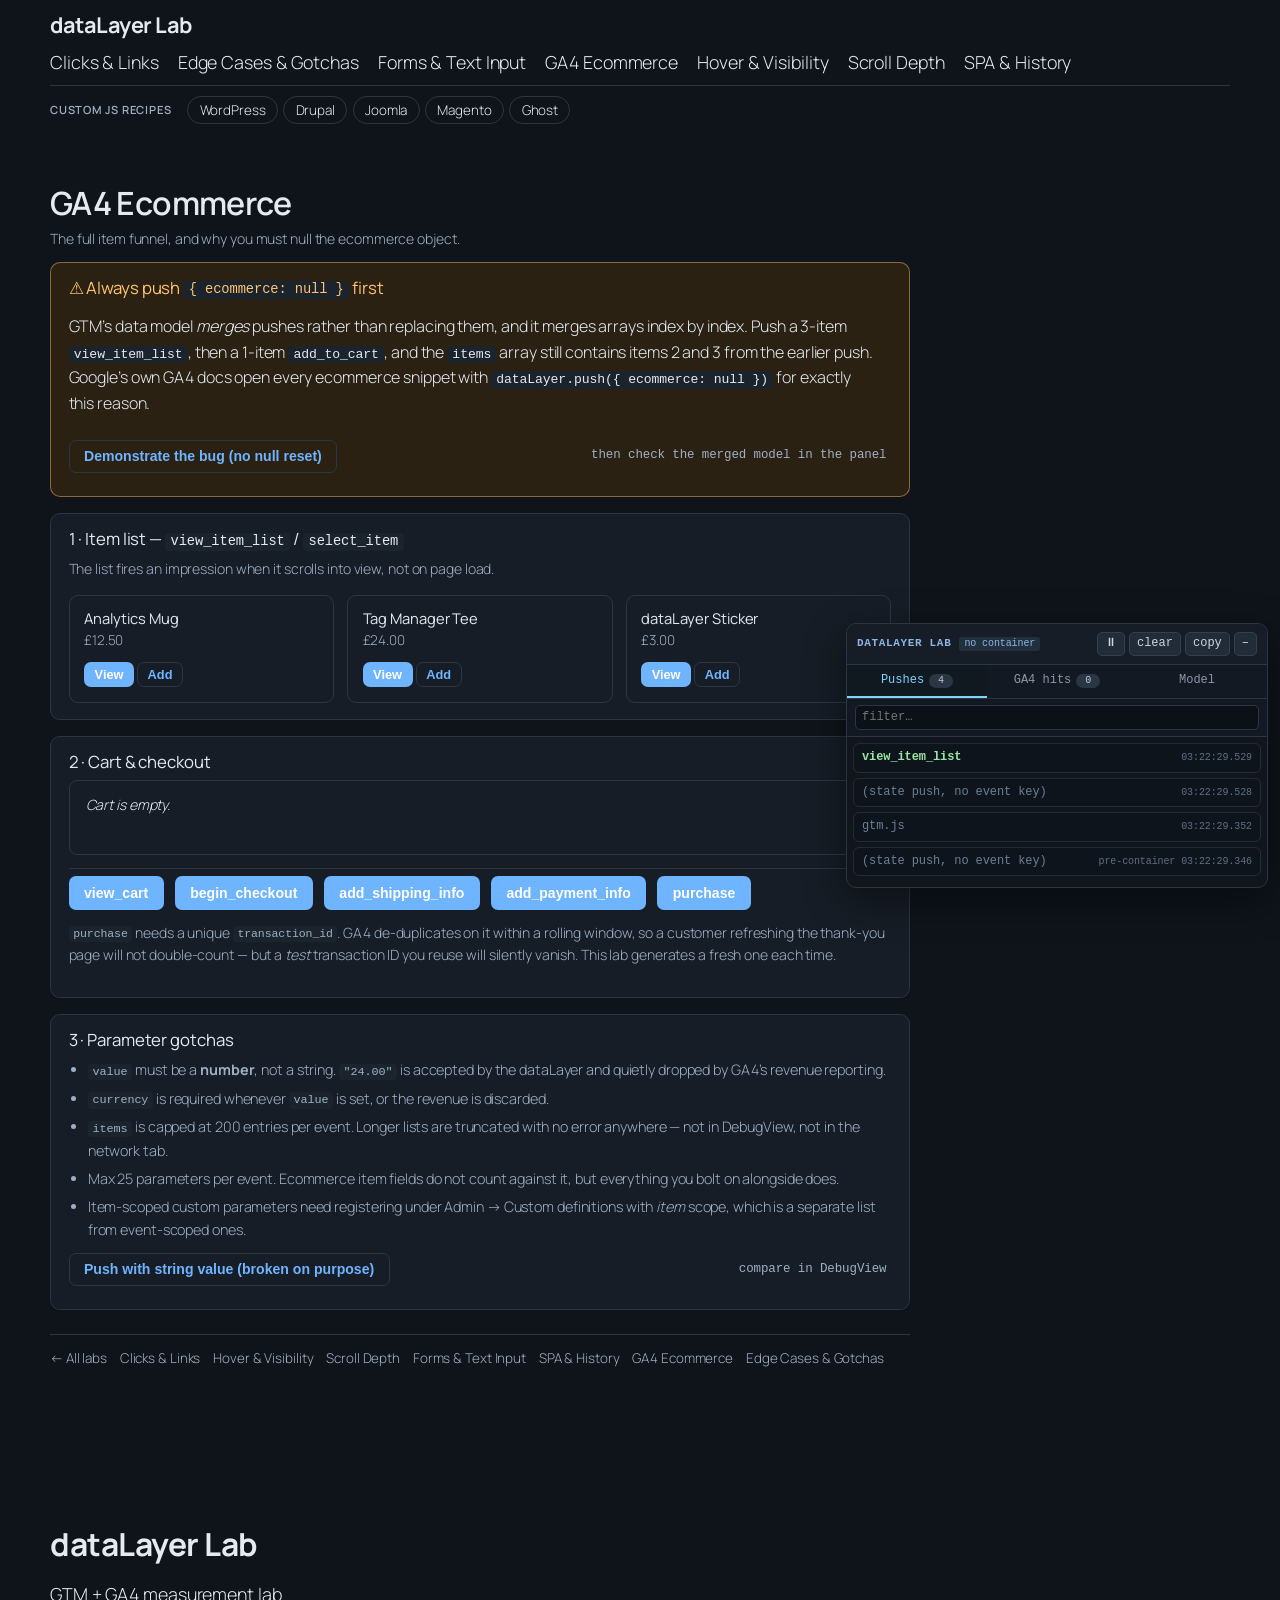
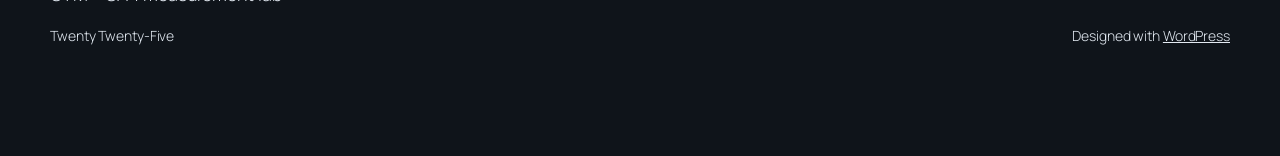
<file: docs/lab-ecommerce/index.html>
<!DOCTYPE html>
<html lang="en-US">
<head>
<meta name="robots" content="noindex, nofollow" />
	<meta charset="UTF-8" />
	<meta name="viewport" content="width=device-width, initial-scale=1" />
<meta name='robots' content='noindex, nofollow' />
<script>window.dataLayer = window.dataLayer || [];
window.dataLayer.push({"page":{"type":"page","title":"GA4 Ecommerce &#8211; dataLayer Lab","path":"/lab-ecommerce/","post_id":10,"template":"default","lang":"en-US","env":"local"},"user":{"logged_in":false,"role":"guest"},"lab":{"version":"1.0.0","container_id":"GTM-592T4DB3"}});</script>
<title>GA4 Ecommerce &#8211; dataLayer Lab</title>


<script src="../wp-content/mu-plugins/gtm-lab/assets/inspector.js"></script>
<!-- Google Tag Manager -->
<script>(function(w,d,s,l,i){w[l]=w[l]||[];w[l].push({'gtm.start':
new Date().getTime(),event:'gtm.js'});var f=d.getElementsByTagName(s)[0],
j=d.createElement(s),dl=l!='dataLayer'?'&l='+l:'';j.async=true;j.src=
'https://www.googletagmanager.com/gtm.js?id='+i+dl+'';f.parentNode.insertBefore(j,f);
})(window,document,'script','dataLayer','GTM-592T4DB3');</script>
<!-- End Google Tag Manager -->
		

<style id='wp-img-auto-sizes-contain-inline-css'>
img:is([sizes=auto i],[sizes^="auto," i]){contain-intrinsic-size:3000px 1500px}
/*# sourceURL=wp-img-auto-sizes-contain-inline-css */
</style>
<style id='wp-block-site-title-inline-css'>
.wp-block-site-title{
  box-sizing:border-box;
}
.wp-block-site-title :where(a){
  color:inherit;
  font-family:inherit;
  font-size:inherit;
  font-style:inherit;
  font-weight:inherit;
  letter-spacing:inherit;
  line-height:inherit;
  text-decoration:inherit;
}
/*# sourceURL=../wp-includes/blocks/site-title/style.css */
</style>
<style id='wp-block-page-list-inline-css'>
.wp-block-navigation .wp-block-page-list{
  align-items:var(--navigation-layout-align, initial);
  background-color:inherit;
  display:flex;
  flex-direction:var(--navigation-layout-direction, initial);
  flex-wrap:var(--navigation-layout-wrap, wrap);
  justify-content:var(--navigation-layout-justify, initial);
}
.wp-block-navigation .wp-block-navigation-item{
  background-color:inherit;
}

.wp-block-page-list{
  box-sizing:border-box;
}
/*# sourceURL=../wp-includes/blocks/page-list/style.css */
</style>
<style id='wp-block-navigation-inline-css'>
.wp-block-navigation{
  position:relative;
}
.wp-block-navigation ul{
  margin-bottom:0;
  margin-left:0;
  margin-top:0;
  padding-left:0;
}
.wp-block-navigation ul,.wp-block-navigation ul li{
  list-style:none;
  padding:0;
}
.wp-block-navigation .wp-block-navigation-item{
  align-items:center;
  background-color:inherit;
  display:flex;
  position:relative;
}
.wp-block-navigation .wp-block-navigation-item .wp-block-navigation__submenu-container:empty{
  display:none;
}
.wp-block-navigation .wp-block-navigation-item__content{
  display:block;
  z-index:1;
}
.wp-block-navigation .wp-block-navigation-item__content.wp-block-navigation-item__content{
  color:inherit;
}
.wp-block-navigation.has-text-decoration-underline .wp-block-navigation-item__content,.wp-block-navigation.has-text-decoration-underline .wp-block-navigation-item__content:active,.wp-block-navigation.has-text-decoration-underline .wp-block-navigation-item__content:focus{
  text-decoration:underline;
}
.wp-block-navigation.has-text-decoration-line-through .wp-block-navigation-item__content,.wp-block-navigation.has-text-decoration-line-through .wp-block-navigation-item__content:active,.wp-block-navigation.has-text-decoration-line-through .wp-block-navigation-item__content:focus{
  text-decoration:line-through;
}
.wp-block-navigation :where(a),.wp-block-navigation :where(a:active),.wp-block-navigation :where(a:focus){
  text-decoration:none;
}
.wp-block-navigation .wp-block-navigation__submenu-icon{
  align-self:center;
  background-color:inherit;
  border:none;
  color:currentColor;
  display:inline-block;
  font-size:inherit;
  height:.6em;
  line-height:0;
  margin-left:.25em;
  padding:0;
  width:.6em;
}
.wp-block-navigation .wp-block-navigation__submenu-icon svg{
  display:inline-block;
  stroke:currentColor;
  height:inherit;
  margin-top:.075em;
  width:inherit;
}
.wp-block-navigation{
  --navigation-layout-justification-setting:flex-start;
  --navigation-layout-direction:row;
  --navigation-layout-wrap:wrap;
  --navigation-layout-justify:flex-start;
  --navigation-layout-align:center;
}
.wp-block-navigation.is-vertical{
  --navigation-layout-direction:column;
  --navigation-layout-justify:initial;
  --navigation-layout-align:flex-start;
}
.wp-block-navigation.no-wrap{
  --navigation-layout-wrap:nowrap;
}
.wp-block-navigation.items-justified-center{
  --navigation-layout-justification-setting:center;
  --navigation-layout-justify:center;
}
.wp-block-navigation.items-justified-center.is-vertical{
  --navigation-layout-align:center;
}
.wp-block-navigation.items-justified-right{
  --navigation-layout-justification-setting:flex-end;
  --navigation-layout-justify:flex-end;
}
.wp-block-navigation.items-justified-right.is-vertical{
  --navigation-layout-align:flex-end;
}
.wp-block-navigation.items-justified-space-between{
  --navigation-layout-justification-setting:space-between;
  --navigation-layout-justify:space-between;
}

.wp-block-navigation .has-child .wp-block-navigation__submenu-container{
  align-items:normal;
  background-color:inherit;
  color:inherit;
  display:flex;
  flex-direction:column;
  opacity:0;
  position:absolute;
  z-index:2;
}
@media not (prefers-reduced-motion){
  .wp-block-navigation .has-child .wp-block-navigation__submenu-container{
    transition:opacity .1s linear;
  }
}
.wp-block-navigation .has-child .wp-block-navigation__submenu-container{
  height:0;
  overflow:hidden;
  visibility:hidden;
  width:0;
}
.wp-block-navigation .has-child .wp-block-navigation__submenu-container>.wp-block-navigation-item>.wp-block-navigation-item__content{
  display:flex;
  flex-grow:1;
  padding:.5em 1em;
}
.wp-block-navigation .has-child .wp-block-navigation__submenu-container>.wp-block-navigation-item>.wp-block-navigation-item__content .wp-block-navigation__submenu-icon{
  margin-left:auto;
  margin-right:0;
}
.wp-block-navigation .has-child .wp-block-navigation__submenu-container .wp-block-navigation-item__content{
  margin:0;
}
.wp-block-navigation .has-child .wp-block-navigation__submenu-container{
  left:-1px;
  top:100%;
}
@media (min-width:782px){
  .wp-block-navigation .has-child .wp-block-navigation__submenu-container .wp-block-navigation__submenu-container{
    left:100%;
    top:-1px;
  }
  .wp-block-navigation .has-child .wp-block-navigation__submenu-container .wp-block-navigation__submenu-container:before{
    background:#0000;
    content:"";
    display:block;
    height:100%;
    position:absolute;
    right:100%;
    width:.5em;
  }
  .wp-block-navigation .has-child .wp-block-navigation__submenu-container .wp-block-navigation__submenu-icon{
    margin-right:.25em;
  }
  .wp-block-navigation .has-child .wp-block-navigation__submenu-container .wp-block-navigation__submenu-icon svg{
    transform:rotate(-90deg);
  }
}
.wp-block-navigation .has-child .wp-block-navigation-submenu__toggle[aria-expanded=true]~.wp-block-navigation__submenu-container,.wp-block-navigation .has-child:not(.open-on-click):hover>.wp-block-navigation__submenu-container,.wp-block-navigation .has-child:not(.open-on-click):not(.open-on-hover-click):focus-within>.wp-block-navigation__submenu-container{
  height:auto;
  min-width:200px;
  opacity:1;
  overflow:visible;
  visibility:visible;
  width:auto;
}

.wp-block-navigation.has-background .has-child .wp-block-navigation__submenu-container{
  left:0;
  top:100%;
}
@media (min-width:782px){
  .wp-block-navigation.has-background .has-child .wp-block-navigation__submenu-container .wp-block-navigation__submenu-container{
    left:100%;
    top:0;
  }
}

.wp-block-navigation-submenu{
  display:flex;
  position:relative;
}
.wp-block-navigation-submenu .wp-block-navigation__submenu-icon svg{
  stroke:currentColor;
}

button.wp-block-navigation-item__content{
  background-color:initial;
  border:none;
  color:currentColor;
  font-family:inherit;
  font-size:inherit;
  font-style:inherit;
  font-weight:inherit;
  letter-spacing:inherit;
  line-height:inherit;
  text-align:left;
  text-transform:inherit;
}

.wp-block-navigation-submenu__toggle{
  cursor:pointer;
}
.wp-block-navigation-submenu__toggle[aria-expanded=true]+.wp-block-navigation__submenu-icon>svg,.wp-block-navigation-submenu__toggle[aria-expanded=true]>svg{
  transform:rotate(180deg);
}

.wp-block-navigation-item.open-on-click .wp-block-navigation-submenu__toggle{
  padding-left:0;
  padding-right:.85em;
}
.wp-block-navigation-item.open-on-click .wp-block-navigation-submenu__toggle+.wp-block-navigation__submenu-icon{
  margin-left:-.6em;
  pointer-events:none;
}

.wp-block-navigation-item.open-on-click button.wp-block-navigation-item__content:not(.wp-block-navigation-submenu__toggle){
  padding:0;
}
.wp-block-navigation .wp-block-page-list,.wp-block-navigation__container,.wp-block-navigation__responsive-close,.wp-block-navigation__responsive-container,.wp-block-navigation__responsive-container-content,.wp-block-navigation__responsive-dialog{
  gap:inherit;
}
:where(.wp-block-navigation.has-background .wp-block-navigation-item a:not(.wp-element-button)),:where(.wp-block-navigation.has-background .wp-block-navigation-submenu a:not(.wp-element-button)){
  padding:.5em 1em;
}

:where(.wp-block-navigation .wp-block-navigation__submenu-container .wp-block-navigation-item a:not(.wp-element-button)),:where(.wp-block-navigation .wp-block-navigation__submenu-container .wp-block-navigation-submenu a:not(.wp-element-button)),:where(.wp-block-navigation .wp-block-navigation__submenu-container .wp-block-navigation-submenu button.wp-block-navigation-item__content),:where(.wp-block-navigation .wp-block-navigation__submenu-container .wp-block-pages-list__item button.wp-block-navigation-item__content){
  padding:.5em 1em;
}
.wp-block-navigation.items-justified-right .wp-block-navigation__container .has-child .wp-block-navigation__submenu-container,.wp-block-navigation.items-justified-right .wp-block-page-list>.has-child .wp-block-navigation__submenu-container,.wp-block-navigation.items-justified-space-between .wp-block-page-list>.has-child:last-child .wp-block-navigation__submenu-container,.wp-block-navigation.items-justified-space-between>.wp-block-navigation__container>.has-child:last-child .wp-block-navigation__submenu-container{
  left:auto;
  right:0;
}
.wp-block-navigation.items-justified-right .wp-block-navigation__container .has-child .wp-block-navigation__submenu-container .wp-block-navigation__submenu-container,.wp-block-navigation.items-justified-right .wp-block-page-list>.has-child .wp-block-navigation__submenu-container .wp-block-navigation__submenu-container,.wp-block-navigation.items-justified-space-between .wp-block-page-list>.has-child:last-child .wp-block-navigation__submenu-container .wp-block-navigation__submenu-container,.wp-block-navigation.items-justified-space-between>.wp-block-navigation__container>.has-child:last-child .wp-block-navigation__submenu-container .wp-block-navigation__submenu-container{
  left:-1px;
  right:-1px;
}
@media (min-width:782px){
  .wp-block-navigation.items-justified-right .wp-block-navigation__container .has-child .wp-block-navigation__submenu-container .wp-block-navigation__submenu-container,.wp-block-navigation.items-justified-right .wp-block-page-list>.has-child .wp-block-navigation__submenu-container .wp-block-navigation__submenu-container,.wp-block-navigation.items-justified-space-between .wp-block-page-list>.has-child:last-child .wp-block-navigation__submenu-container .wp-block-navigation__submenu-container,.wp-block-navigation.items-justified-space-between>.wp-block-navigation__container>.has-child:last-child .wp-block-navigation__submenu-container .wp-block-navigation__submenu-container{
    left:auto;
    right:100%;
  }
}

.wp-block-navigation:not(.has-background) .wp-block-navigation__submenu-container{
  background-color:#fff;
  border:1px solid #00000026;
}

.wp-block-navigation.has-background .wp-block-navigation__submenu-container{
  background-color:inherit;
}

.wp-block-navigation:not(.has-text-color) .wp-block-navigation__submenu-container{
  color:#000;
}

.wp-block-navigation__container{
  align-items:var(--navigation-layout-align, initial);
  display:flex;
  flex-direction:var(--navigation-layout-direction, initial);
  flex-wrap:var(--navigation-layout-wrap, wrap);
  justify-content:var(--navigation-layout-justify, initial);
  list-style:none;
  margin:0;
  padding-left:0;
}
.wp-block-navigation__container .is-responsive{
  display:none;
}

.wp-block-navigation__container:only-child,.wp-block-page-list:only-child{
  flex-grow:1;
}
@keyframes overlay-menu__fade-in-animation{
  0%{
    opacity:0;
    transform:translateY(.5em);
  }
  to{
    opacity:1;
    transform:translateY(0);
  }
}
.wp-block-navigation__responsive-container{
  bottom:0;
  display:none;
  left:0;
  position:fixed;
  right:0;
  top:0;
}
.wp-block-navigation__responsive-container :where(.wp-block-navigation-item a){
  color:inherit;
}
.wp-block-navigation__responsive-container .wp-block-navigation__responsive-container-content{
  align-items:var(--navigation-layout-align, initial);
  display:flex;
  flex-direction:var(--navigation-layout-direction, initial);
  flex-wrap:var(--navigation-layout-wrap, wrap);
  justify-content:var(--navigation-layout-justify, initial);
}
.wp-block-navigation__responsive-container:not(.is-menu-open.is-menu-open){
  background-color:inherit !important;
  color:inherit !important;
}
.wp-block-navigation__responsive-container.is-menu-open{
  background-color:inherit;
  display:flex;
  flex-direction:column;
}
@media not (prefers-reduced-motion){
  .wp-block-navigation__responsive-container.is-menu-open{
    animation:overlay-menu__fade-in-animation .1s ease-out;
    animation-fill-mode:forwards;
  }
}
.wp-block-navigation__responsive-container.is-menu-open{
  overflow:auto;
  padding:clamp(1rem, var(--wp--style--root--padding-top), 20rem) clamp(1rem, var(--wp--style--root--padding-right), 20rem) clamp(1rem, var(--wp--style--root--padding-bottom), 20rem) clamp(1rem, var(--wp--style--root--padding-left), 20rem);
  z-index:100000;
}
.wp-block-navigation__responsive-container.is-menu-open .wp-block-navigation__responsive-container-content{
  align-items:var(--navigation-layout-justification-setting, inherit);
  display:flex;
  flex-direction:column;
  flex-wrap:nowrap;
  overflow:visible;
  padding-top:calc(2rem + 24px);
}
.wp-block-navigation__responsive-container.is-menu-open .wp-block-navigation__responsive-container-content,.wp-block-navigation__responsive-container.is-menu-open .wp-block-navigation__responsive-container-content .wp-block-navigation__container,.wp-block-navigation__responsive-container.is-menu-open .wp-block-navigation__responsive-container-content .wp-block-page-list{
  justify-content:flex-start;
}
.wp-block-navigation__responsive-container.is-menu-open .wp-block-navigation__responsive-container-content .wp-block-navigation__submenu-icon{
  display:none;
}
.wp-block-navigation__responsive-container.is-menu-open .wp-block-navigation__responsive-container-content .has-child .wp-block-navigation__submenu-container{
  border:none;
  height:auto;
  min-width:200px;
  opacity:1;
  overflow:initial;
  padding-left:2rem;
  padding-right:2rem;
  position:static;
  visibility:visible;
  width:auto;
}
.wp-block-navigation__responsive-container.is-menu-open .wp-block-navigation__responsive-container-content .wp-block-navigation__container,.wp-block-navigation__responsive-container.is-menu-open .wp-block-navigation__responsive-container-content .wp-block-navigation__submenu-container{
  gap:inherit;
}
.wp-block-navigation__responsive-container.is-menu-open .wp-block-navigation__responsive-container-content .wp-block-navigation__submenu-container{
  padding-top:var(--wp--style--block-gap, 2em);
}
.wp-block-navigation__responsive-container.is-menu-open .wp-block-navigation__responsive-container-content .wp-block-navigation-item__content{
  padding:0;
}
.wp-block-navigation__responsive-container.is-menu-open .wp-block-navigation__responsive-container-content .wp-block-navigation-item,.wp-block-navigation__responsive-container.is-menu-open .wp-block-navigation__responsive-container-content .wp-block-navigation__container,.wp-block-navigation__responsive-container.is-menu-open .wp-block-navigation__responsive-container-content .wp-block-page-list{
  align-items:var(--navigation-layout-justification-setting, initial);
  display:flex;
  flex-direction:column;
}
.wp-block-navigation__responsive-container.is-menu-open .wp-block-navigation-item,.wp-block-navigation__responsive-container.is-menu-open .wp-block-navigation-item .wp-block-navigation__submenu-container,.wp-block-navigation__responsive-container.is-menu-open .wp-block-navigation__container,.wp-block-navigation__responsive-container.is-menu-open .wp-block-page-list{
  background:#0000 !important;
  color:inherit !important;
}
.wp-block-navigation__responsive-container.is-menu-open .wp-block-navigation__submenu-container.wp-block-navigation__submenu-container.wp-block-navigation__submenu-container.wp-block-navigation__submenu-container{
  left:auto;
  right:auto;
}
@media (min-width:600px){
  .wp-block-navigation__responsive-container:not(.hidden-by-default):not(.is-menu-open){
    background-color:inherit;
    display:block;
    position:relative;
    width:100%;
    z-index:auto;
  }
  .wp-block-navigation__responsive-container:not(.hidden-by-default):not(.is-menu-open) .wp-block-navigation__responsive-container-close{
    display:none;
  }
  .wp-block-navigation__responsive-container.is-menu-open .wp-block-navigation__submenu-container.wp-block-navigation__submenu-container.wp-block-navigation__submenu-container.wp-block-navigation__submenu-container{
    left:0;
  }
}

.wp-block-navigation:not(.has-background) .wp-block-navigation__responsive-container.is-menu-open{
  background-color:#fff;
}

.wp-block-navigation:not(.has-text-color) .wp-block-navigation__responsive-container.is-menu-open{
  color:#000;
}

.wp-block-navigation__toggle_button_label{
  font-size:1rem;
  font-weight:700;
}

.wp-block-navigation__responsive-container-close,.wp-block-navigation__responsive-container-open{
  background:#0000;
  border:none;
  color:currentColor;
  cursor:pointer;
  margin:0;
  padding:0;
  text-transform:inherit;
  vertical-align:middle;
}
.wp-block-navigation__responsive-container-close svg,.wp-block-navigation__responsive-container-open svg{
  fill:currentColor;
  display:block;
  height:24px;
  pointer-events:none;
  width:24px;
}

.wp-block-navigation__responsive-container-open{
  display:flex;
}
.wp-block-navigation__responsive-container-open.wp-block-navigation__responsive-container-open.wp-block-navigation__responsive-container-open{
  font-family:inherit;
  font-size:inherit;
  font-weight:inherit;
}
@media (min-width:600px){
  .wp-block-navigation__responsive-container-open:not(.always-shown){
    display:none;
  }
}

.wp-block-navigation__responsive-container-close{
  position:absolute;
  right:0;
  top:0;
  z-index:2;
}
.wp-block-navigation__responsive-container-close.wp-block-navigation__responsive-container-close.wp-block-navigation__responsive-container-close{
  font-family:inherit;
  font-size:inherit;
  font-weight:inherit;
}

.wp-block-navigation__responsive-close{
  width:100%;
}
.has-modal-open .wp-block-navigation__responsive-close{
  margin-left:auto;
  margin-right:auto;
  max-width:var(--wp--style--global--wide-size, 100%);
}
.wp-block-navigation__responsive-close:focus{
  outline:none;
}

.is-menu-open .wp-block-navigation__responsive-close,.is-menu-open .wp-block-navigation__responsive-container-content,.is-menu-open .wp-block-navigation__responsive-dialog{
  box-sizing:border-box;
}

.wp-block-navigation__responsive-dialog{
  position:relative;
}

.has-modal-open .admin-bar .is-menu-open .wp-block-navigation__responsive-dialog{
  margin-top:46px;
}
@media (min-width:782px){
  .has-modal-open .admin-bar .is-menu-open .wp-block-navigation__responsive-dialog{
    margin-top:32px;
  }
}

html.has-modal-open{
  overflow:hidden;
}
/*# sourceURL=../wp-includes/blocks/navigation/style.css */
</style>
<style id='wp-block-group-inline-css'>
.wp-block-group{
  box-sizing:border-box;
}

:where(.wp-block-group.wp-block-group-is-layout-constrained){
  position:relative;
}
/*# sourceURL=../wp-includes/blocks/group/style.css */
</style>
<style id='wp-block-post-title-inline-css'>
.wp-block-post-title{
  box-sizing:border-box;
  word-break:break-word;
}
.wp-block-post-title :where(a){
  display:inline-block;
  font-family:inherit;
  font-size:inherit;
  font-style:inherit;
  font-weight:inherit;
  letter-spacing:inherit;
  line-height:inherit;
  text-decoration:inherit;
}
/*# sourceURL=../wp-includes/blocks/post-title/style.css */
</style>
<style id='wp-block-post-content-inline-css'>
.wp-block-post-content{
  display:flow-root;
}
/*# sourceURL=../wp-includes/blocks/post-content/style.css */
</style>
<style id='wp-block-site-tagline-inline-css'>
.wp-block-site-tagline{
  box-sizing:border-box;
}
/*# sourceURL=../wp-includes/blocks/site-tagline/style.css */
</style>
<style id='wp-block-spacer-inline-css'>
.wp-block-spacer{
  clear:both;
}
/*# sourceURL=../wp-includes/blocks/spacer/style.css */
</style>
<style id='wp-block-columns-inline-css'>
.wp-block-columns{
  box-sizing:border-box;
  display:flex;
  flex-wrap:wrap !important;
}
@media (min-width:782px){
  .wp-block-columns{
    flex-wrap:nowrap !important;
  }
}
.wp-block-columns{
  align-items:normal !important;
}
.wp-block-columns.are-vertically-aligned-top{
  align-items:flex-start;
}
.wp-block-columns.are-vertically-aligned-center{
  align-items:center;
}
.wp-block-columns.are-vertically-aligned-bottom{
  align-items:flex-end;
}
@media (max-width:781px){
  .wp-block-columns:not(.is-not-stacked-on-mobile)>.wp-block-column{
    flex-basis:100% !important;
  }
}
@media (min-width:782px){
  .wp-block-columns:not(.is-not-stacked-on-mobile)>.wp-block-column{
    flex-basis:0;
    flex-grow:1;
  }
  .wp-block-columns:not(.is-not-stacked-on-mobile)>.wp-block-column[style*=flex-basis]{
    flex-grow:0;
  }
}
.wp-block-columns.is-not-stacked-on-mobile{
  flex-wrap:nowrap !important;
}
.wp-block-columns.is-not-stacked-on-mobile>.wp-block-column{
  flex-basis:0;
  flex-grow:1;
}
.wp-block-columns.is-not-stacked-on-mobile>.wp-block-column[style*=flex-basis]{
  flex-grow:0;
}

:where(.wp-block-columns){
  margin-bottom:1.75em;
}

:where(.wp-block-columns.has-background){
  padding:1.25em 2.375em;
}

.wp-block-column{
  flex-grow:1;
  min-width:0;
  overflow-wrap:break-word;
  word-break:break-word;
}
.wp-block-column.is-vertically-aligned-top{
  align-self:flex-start;
}
.wp-block-column.is-vertically-aligned-center{
  align-self:center;
}
.wp-block-column.is-vertically-aligned-bottom{
  align-self:flex-end;
}
.wp-block-column.is-vertically-aligned-stretch{
  align-self:stretch;
}
.wp-block-column.is-vertically-aligned-bottom,.wp-block-column.is-vertically-aligned-center,.wp-block-column.is-vertically-aligned-top{
  width:100%;
}
/*# sourceURL=../wp-includes/blocks/columns/style.css */
</style>
<style id='wp-block-navigation-link-inline-css'>
.wp-block-navigation .wp-block-navigation-item__label{
  overflow-wrap:break-word;
}
.wp-block-navigation .wp-block-navigation-item__description{
  display:none;
}

.link-ui-tools{
  outline:1px solid #f0f0f0;
  padding:8px;
}

.link-ui-block-inserter{
  padding-top:8px;
}

.link-ui-block-inserter__back{
  margin-left:8px;
  text-transform:uppercase;
}
/*# sourceURL=../wp-includes/blocks/navigation-link/style.css */
</style>
<style id='wp-block-paragraph-inline-css'>
.is-small-text{
  font-size:.875em;
}

.is-regular-text{
  font-size:1em;
}

.is-large-text{
  font-size:2.25em;
}

.is-larger-text{
  font-size:3em;
}

.has-drop-cap:not(:focus):first-letter{
  float:left;
  font-size:8.4em;
  font-style:normal;
  font-weight:100;
  line-height:.68;
  margin:.05em .1em 0 0;
  text-transform:uppercase;
}

body.rtl .has-drop-cap:not(:focus):first-letter{
  float:none;
  margin-left:.1em;
}

p.has-drop-cap.has-background{
  overflow:hidden;
}

:root :where(p.has-background){
  padding:1.25em 2.375em;
}

:where(p.has-text-color:not(.has-link-color)) a{
  color:inherit;
}

p.has-text-align-left[style*="writing-mode:vertical-lr"],p.has-text-align-right[style*="writing-mode:vertical-rl"]{
  rotate:180deg;
}
/*# sourceURL=../wp-includes/blocks/paragraph/style.css */
</style>
<style id='wp-emoji-styles-inline-css'>

	img.wp-smiley, img.emoji {
		display: inline !important;
		border: none !important;
		box-shadow: none !important;
		height: 1em !important;
		width: 1em !important;
		margin: 0 0.07em !important;
		vertical-align: -0.1em !important;
		background: none !important;
		padding: 0 !important;
	}
/*# sourceURL=wp-emoji-styles-inline-css */
</style>
<style id='wp-block-library-inline-css'>
:root{
  --wp-block-synced-color:#7a00df;
  --wp-block-synced-color--rgb:122, 0, 223;
  --wp-bound-block-color:var(--wp-block-synced-color);
  --wp-editor-canvas-background:#ddd;
  --wp-admin-theme-color:#007cba;
  --wp-admin-theme-color--rgb:0, 124, 186;
  --wp-admin-theme-color-darker-10:#006ba1;
  --wp-admin-theme-color-darker-10--rgb:0, 107, 160.5;
  --wp-admin-theme-color-darker-20:#005a87;
  --wp-admin-theme-color-darker-20--rgb:0, 90, 135;
  --wp-admin-border-width-focus:2px;
}
@media (min-resolution:192dpi){
  :root{
    --wp-admin-border-width-focus:1.5px;
  }
}
.wp-element-button{
  cursor:pointer;
}

:root .has-very-light-gray-background-color{
  background-color:#eee;
}
:root .has-very-dark-gray-background-color{
  background-color:#313131;
}
:root .has-very-light-gray-color{
  color:#eee;
}
:root .has-very-dark-gray-color{
  color:#313131;
}
:root .has-vivid-green-cyan-to-vivid-cyan-blue-gradient-background{
  background:linear-gradient(135deg, #00d084, #0693e3);
}
:root .has-purple-crush-gradient-background{
  background:linear-gradient(135deg, #34e2e4, #4721fb 50%, #ab1dfe);
}
:root .has-hazy-dawn-gradient-background{
  background:linear-gradient(135deg, #faaca8, #dad0ec);
}
:root .has-subdued-olive-gradient-background{
  background:linear-gradient(135deg, #fafae1, #67a671);
}
:root .has-atomic-cream-gradient-background{
  background:linear-gradient(135deg, #fdd79a, #004a59);
}
:root .has-nightshade-gradient-background{
  background:linear-gradient(135deg, #330968, #31cdcf);
}
:root .has-midnight-gradient-background{
  background:linear-gradient(135deg, #020381, #2874fc);
}
:root{
  --wp--preset--font-size--normal:16px;
  --wp--preset--font-size--huge:42px;
}

.has-regular-font-size{
  font-size:1em;
}

.has-larger-font-size{
  font-size:2.625em;
}

.has-normal-font-size{
  font-size:var(--wp--preset--font-size--normal);
}

.has-huge-font-size{
  font-size:var(--wp--preset--font-size--huge);
}

.has-text-align-center{
  text-align:center;
}

.has-text-align-left{
  text-align:left;
}

.has-text-align-right{
  text-align:right;
}

.has-fit-text{
  white-space:nowrap !important;
}

#end-resizable-editor-section{
  display:none;
}

.aligncenter{
  clear:both;
}

.items-justified-left{
  justify-content:flex-start;
}

.items-justified-center{
  justify-content:center;
}

.items-justified-right{
  justify-content:flex-end;
}

.items-justified-space-between{
  justify-content:space-between;
}

.screen-reader-text{
  border:0;
  clip-path:inset(50%);
  height:1px;
  margin:-1px;
  overflow:hidden;
  padding:0;
  position:absolute;
  width:1px;
  word-wrap:normal !important;
}

.screen-reader-text:focus{
  background-color:#ddd;
  clip-path:none;
  color:#444;
  display:block;
  font-size:1em;
  height:auto;
  left:5px;
  line-height:normal;
  padding:15px 23px 14px;
  text-decoration:none;
  top:5px;
  width:auto;
  z-index:100000;
}
html :where(.has-border-color){
  border-style:solid;
}

html :where([style*=border-top-color]){
  border-top-style:solid;
}

html :where([style*=border-right-color]){
  border-right-style:solid;
}

html :where([style*=border-bottom-color]){
  border-bottom-style:solid;
}

html :where([style*=border-left-color]){
  border-left-style:solid;
}

html :where([style*=border-width]){
  border-style:solid;
}

html :where([style*=border-top-width]){
  border-top-style:solid;
}

html :where([style*=border-right-width]){
  border-right-style:solid;
}

html :where([style*=border-bottom-width]){
  border-bottom-style:solid;
}

html :where([style*=border-left-width]){
  border-left-style:solid;
}
html :where(img[class*=wp-image-]){
  height:auto;
  max-width:100%;
}
:where(figure){
  margin:0 0 1em;
}

html :where(.is-position-sticky){
  --wp-admin--admin-bar--position-offset:var(--wp-admin--admin-bar--height, 0px);
}

@media screen and (max-width:600px){
  html :where(.is-position-sticky){
    --wp-admin--admin-bar--position-offset:0px;
  }
}
/*# sourceURL=/wp-includes/css/dist/block-library/common.css */
</style>
<style id='global-styles-inline-css'>
:root{--wp--preset--aspect-ratio--square: 1;--wp--preset--aspect-ratio--4-3: 4/3;--wp--preset--aspect-ratio--3-4: 3/4;--wp--preset--aspect-ratio--3-2: 3/2;--wp--preset--aspect-ratio--2-3: 2/3;--wp--preset--aspect-ratio--16-9: 16/9;--wp--preset--aspect-ratio--9-16: 9/16;--wp--preset--color--black: #000000;--wp--preset--color--cyan-bluish-gray: #abb8c3;--wp--preset--color--white: #ffffff;--wp--preset--color--pale-pink: #f78da7;--wp--preset--color--vivid-red: #cf2e2e;--wp--preset--color--luminous-vivid-orange: #ff6900;--wp--preset--color--luminous-vivid-amber: #fcb900;--wp--preset--color--light-green-cyan: #7bdcb5;--wp--preset--color--vivid-green-cyan: #00d084;--wp--preset--color--pale-cyan-blue: #8ed1fc;--wp--preset--color--vivid-cyan-blue: #0693e3;--wp--preset--color--vivid-purple: #9b51e0;--wp--preset--color--base: #FFFFFF;--wp--preset--color--contrast: #111111;--wp--preset--color--accent-1: #FFEE58;--wp--preset--color--accent-2: #F6CFF4;--wp--preset--color--accent-3: #503AA8;--wp--preset--color--accent-4: #686868;--wp--preset--color--accent-5: #FBFAF3;--wp--preset--color--accent-6: color-mix(in srgb, currentColor 20%, transparent);--wp--preset--gradient--vivid-cyan-blue-to-vivid-purple: linear-gradient(135deg,rgb(6,147,227) 0%,rgb(155,81,224) 100%);--wp--preset--gradient--light-green-cyan-to-vivid-green-cyan: linear-gradient(135deg,rgb(122,220,180) 0%,rgb(0,208,130) 100%);--wp--preset--gradient--luminous-vivid-amber-to-luminous-vivid-orange: linear-gradient(135deg,rgb(252,185,0) 0%,rgb(255,105,0) 100%);--wp--preset--gradient--luminous-vivid-orange-to-vivid-red: linear-gradient(135deg,rgb(255,105,0) 0%,rgb(207,46,46) 100%);--wp--preset--gradient--very-light-gray-to-cyan-bluish-gray: linear-gradient(135deg,rgb(238,238,238) 0%,rgb(169,184,195) 100%);--wp--preset--gradient--cool-to-warm-spectrum: linear-gradient(135deg,rgb(74,234,220) 0%,rgb(151,120,209) 20%,rgb(207,42,186) 40%,rgb(238,44,130) 60%,rgb(251,105,98) 80%,rgb(254,248,76) 100%);--wp--preset--gradient--blush-light-purple: linear-gradient(135deg,rgb(255,206,236) 0%,rgb(152,150,240) 100%);--wp--preset--gradient--blush-bordeaux: linear-gradient(135deg,rgb(254,205,165) 0%,rgb(254,45,45) 50%,rgb(107,0,62) 100%);--wp--preset--gradient--luminous-dusk: linear-gradient(135deg,rgb(255,203,112) 0%,rgb(199,81,192) 50%,rgb(65,88,208) 100%);--wp--preset--gradient--pale-ocean: linear-gradient(135deg,rgb(255,245,203) 0%,rgb(182,227,212) 50%,rgb(51,167,181) 100%);--wp--preset--gradient--electric-grass: linear-gradient(135deg,rgb(202,248,128) 0%,rgb(113,206,126) 100%);--wp--preset--gradient--midnight: linear-gradient(135deg,rgb(2,3,129) 0%,rgb(40,116,252) 100%);--wp--preset--font-size--small: 0.875rem;--wp--preset--font-size--medium: clamp(1rem, 1rem + ((1vw - 0.2rem) * 0.196), 1.125rem);--wp--preset--font-size--large: clamp(1.125rem, 1.125rem + ((1vw - 0.2rem) * 0.392), 1.375rem);--wp--preset--font-size--x-large: clamp(1.75rem, 1.75rem + ((1vw - 0.2rem) * 0.392), 2rem);--wp--preset--font-size--xx-large: clamp(2.15rem, 2.15rem + ((1vw - 0.2rem) * 1.333), 3rem);--wp--preset--font-family--manrope: Manrope, sans-serif;--wp--preset--font-family--fira-code: "Fira Code", monospace;--wp--preset--spacing--20: 10px;--wp--preset--spacing--30: 20px;--wp--preset--spacing--40: 30px;--wp--preset--spacing--50: clamp(30px, 5vw, 50px);--wp--preset--spacing--60: clamp(30px, 7vw, 70px);--wp--preset--spacing--70: clamp(50px, 7vw, 90px);--wp--preset--spacing--80: clamp(70px, 10vw, 140px);--wp--preset--shadow--natural: 6px 6px 9px rgba(0, 0, 0, 0.2);--wp--preset--shadow--deep: 12px 12px 50px rgba(0, 0, 0, 0.4);--wp--preset--shadow--sharp: 6px 6px 0px rgba(0, 0, 0, 0.2);--wp--preset--shadow--outlined: 6px 6px 0px -3px rgb(255, 255, 255), 6px 6px rgb(0, 0, 0);--wp--preset--shadow--crisp: 6px 6px 0px rgb(0, 0, 0);}:root { --wp--style--global--content-size: 645px;--wp--style--global--wide-size: 1340px; }:where(body) { margin: 0; }.wp-site-blocks { padding-top: var(--wp--style--root--padding-top); padding-bottom: var(--wp--style--root--padding-bottom); }.has-global-padding { padding-right: var(--wp--style--root--padding-right); padding-left: var(--wp--style--root--padding-left); }.has-global-padding > .alignfull { margin-right: calc(var(--wp--style--root--padding-right) * -1); margin-left: calc(var(--wp--style--root--padding-left) * -1); }.has-global-padding :where(:not(.alignfull.is-layout-flow) > .has-global-padding:not(.wp-block-block, .alignfull)) { padding-right: 0; padding-left: 0; }.has-global-padding :where(:not(.alignfull.is-layout-flow) > .has-global-padding:not(.wp-block-block, .alignfull)) > .alignfull { margin-left: 0; margin-right: 0; }.wp-site-blocks > .alignleft { float: left; margin-right: 2em; }.wp-site-blocks > .alignright { float: right; margin-left: 2em; }.wp-site-blocks > .aligncenter { justify-content: center; margin-left: auto; margin-right: auto; }:where(.wp-site-blocks) > * { margin-block-start: 1.2rem; margin-block-end: 0; }:where(.wp-site-blocks) > :first-child { margin-block-start: 0; }:where(.wp-site-blocks) > :last-child { margin-block-end: 0; }:root { --wp--style--block-gap: 1.2rem; }:root :where(.is-layout-flow) > :first-child{margin-block-start: 0;}:root :where(.is-layout-flow) > :last-child{margin-block-end: 0;}:root :where(.is-layout-flow) > *{margin-block-start: 1.2rem;margin-block-end: 0;}:root :where(.is-layout-constrained) > :first-child{margin-block-start: 0;}:root :where(.is-layout-constrained) > :last-child{margin-block-end: 0;}:root :where(.is-layout-constrained) > *{margin-block-start: 1.2rem;margin-block-end: 0;}:root :where(.is-layout-flex){gap: 1.2rem;}:root :where(.is-layout-grid){gap: 1.2rem;}.is-layout-flow > .alignleft{float: left;margin-inline-start: 0;margin-inline-end: 2em;}.is-layout-flow > .alignright{float: right;margin-inline-start: 2em;margin-inline-end: 0;}.is-layout-flow > .aligncenter{margin-left: auto !important;margin-right: auto !important;}.is-layout-constrained > .alignleft{float: left;margin-inline-start: 0;margin-inline-end: 2em;}.is-layout-constrained > .alignright{float: right;margin-inline-start: 2em;margin-inline-end: 0;}.is-layout-constrained > .aligncenter{margin-left: auto !important;margin-right: auto !important;}.is-layout-constrained > :where(:not(.alignleft):not(.alignright):not(.alignfull)){max-width: var(--wp--style--global--content-size);margin-left: auto !important;margin-right: auto !important;}.is-layout-constrained > .alignwide{max-width: var(--wp--style--global--wide-size);}body .is-layout-flex{display: flex;}.is-layout-flex{flex-wrap: wrap;align-items: center;}.is-layout-flex > :is(*, div){margin: 0;}body .is-layout-grid{display: grid;}.is-layout-grid > :is(*, div){margin: 0;}body{background-color: var(--wp--preset--color--base);color: var(--wp--preset--color--contrast);font-family: var(--wp--preset--font-family--manrope);font-size: var(--wp--preset--font-size--large);font-weight: 300;letter-spacing: -0.1px;line-height: 1.4;--wp--style--root--padding-top: 0px;--wp--style--root--padding-right: var(--wp--preset--spacing--50);--wp--style--root--padding-bottom: 0px;--wp--style--root--padding-left: var(--wp--preset--spacing--50);}a:where(:not(.wp-element-button)){color: currentColor;text-decoration: underline;}:root :where(a:where(:not(.wp-element-button)):hover){text-decoration: none;}h1, h2, h3, h4, h5, h6{font-weight: 400;letter-spacing: -0.1px;line-height: 1.125;}h1{font-size: var(--wp--preset--font-size--xx-large);}h2{font-size: var(--wp--preset--font-size--x-large);}h3{font-size: var(--wp--preset--font-size--large);}h4{font-size: var(--wp--preset--font-size--medium);}h5{font-size: var(--wp--preset--font-size--small);letter-spacing: 0.5px;}h6{font-size: var(--wp--preset--font-size--small);font-weight: 700;letter-spacing: 1.4px;text-transform: uppercase;}:root :where(.wp-element-button, .wp-block-button__link){background-color: var(--wp--preset--color--contrast);border-width: 0;color: var(--wp--preset--color--base);font-family: inherit;font-size: var(--wp--preset--font-size--medium);font-style: inherit;font-weight: inherit;letter-spacing: inherit;line-height: inherit;padding-top: 1rem;padding-right: 2.25rem;padding-bottom: 1rem;padding-left: 2.25rem;text-decoration: none;text-transform: inherit;}:root :where(.wp-element-button:hover, .wp-block-button__link:hover){background-color: color-mix(in srgb, var(--wp--preset--color--contrast) 85%, transparent);border-color: transparent;color: var(--wp--preset--color--base);}:root :where(.wp-element-button:focus, .wp-block-button__link:focus){outline-color: var(--wp--preset--color--accent-4);outline-offset: 2px;}:root :where(.wp-element-caption, .wp-block-audio figcaption, .wp-block-embed figcaption, .wp-block-gallery figcaption, .wp-block-image figcaption, .wp-block-table figcaption, .wp-block-video figcaption){font-size: var(--wp--preset--font-size--small);line-height: 1.4;}.has-black-color{color: var(--wp--preset--color--black) !important;}.has-cyan-bluish-gray-color{color: var(--wp--preset--color--cyan-bluish-gray) !important;}.has-white-color{color: var(--wp--preset--color--white) !important;}.has-pale-pink-color{color: var(--wp--preset--color--pale-pink) !important;}.has-vivid-red-color{color: var(--wp--preset--color--vivid-red) !important;}.has-luminous-vivid-orange-color{color: var(--wp--preset--color--luminous-vivid-orange) !important;}.has-luminous-vivid-amber-color{color: var(--wp--preset--color--luminous-vivid-amber) !important;}.has-light-green-cyan-color{color: var(--wp--preset--color--light-green-cyan) !important;}.has-vivid-green-cyan-color{color: var(--wp--preset--color--vivid-green-cyan) !important;}.has-pale-cyan-blue-color{color: var(--wp--preset--color--pale-cyan-blue) !important;}.has-vivid-cyan-blue-color{color: var(--wp--preset--color--vivid-cyan-blue) !important;}.has-vivid-purple-color{color: var(--wp--preset--color--vivid-purple) !important;}.has-base-color{color: var(--wp--preset--color--base) !important;}.has-contrast-color{color: var(--wp--preset--color--contrast) !important;}.has-accent-1-color{color: var(--wp--preset--color--accent-1) !important;}.has-accent-2-color{color: var(--wp--preset--color--accent-2) !important;}.has-accent-3-color{color: var(--wp--preset--color--accent-3) !important;}.has-accent-4-color{color: var(--wp--preset--color--accent-4) !important;}.has-accent-5-color{color: var(--wp--preset--color--accent-5) !important;}.has-accent-6-color{color: var(--wp--preset--color--accent-6) !important;}.has-black-background-color{background-color: var(--wp--preset--color--black) !important;}.has-cyan-bluish-gray-background-color{background-color: var(--wp--preset--color--cyan-bluish-gray) !important;}.has-white-background-color{background-color: var(--wp--preset--color--white) !important;}.has-pale-pink-background-color{background-color: var(--wp--preset--color--pale-pink) !important;}.has-vivid-red-background-color{background-color: var(--wp--preset--color--vivid-red) !important;}.has-luminous-vivid-orange-background-color{background-color: var(--wp--preset--color--luminous-vivid-orange) !important;}.has-luminous-vivid-amber-background-color{background-color: var(--wp--preset--color--luminous-vivid-amber) !important;}.has-light-green-cyan-background-color{background-color: var(--wp--preset--color--light-green-cyan) !important;}.has-vivid-green-cyan-background-color{background-color: var(--wp--preset--color--vivid-green-cyan) !important;}.has-pale-cyan-blue-background-color{background-color: var(--wp--preset--color--pale-cyan-blue) !important;}.has-vivid-cyan-blue-background-color{background-color: var(--wp--preset--color--vivid-cyan-blue) !important;}.has-vivid-purple-background-color{background-color: var(--wp--preset--color--vivid-purple) !important;}.has-base-background-color{background-color: var(--wp--preset--color--base) !important;}.has-contrast-background-color{background-color: var(--wp--preset--color--contrast) !important;}.has-accent-1-background-color{background-color: var(--wp--preset--color--accent-1) !important;}.has-accent-2-background-color{background-color: var(--wp--preset--color--accent-2) !important;}.has-accent-3-background-color{background-color: var(--wp--preset--color--accent-3) !important;}.has-accent-4-background-color{background-color: var(--wp--preset--color--accent-4) !important;}.has-accent-5-background-color{background-color: var(--wp--preset--color--accent-5) !important;}.has-accent-6-background-color{background-color: var(--wp--preset--color--accent-6) !important;}.has-black-border-color{border-color: var(--wp--preset--color--black) !important;}.has-cyan-bluish-gray-border-color{border-color: var(--wp--preset--color--cyan-bluish-gray) !important;}.has-white-border-color{border-color: var(--wp--preset--color--white) !important;}.has-pale-pink-border-color{border-color: var(--wp--preset--color--pale-pink) !important;}.has-vivid-red-border-color{border-color: var(--wp--preset--color--vivid-red) !important;}.has-luminous-vivid-orange-border-color{border-color: var(--wp--preset--color--luminous-vivid-orange) !important;}.has-luminous-vivid-amber-border-color{border-color: var(--wp--preset--color--luminous-vivid-amber) !important;}.has-light-green-cyan-border-color{border-color: var(--wp--preset--color--light-green-cyan) !important;}.has-vivid-green-cyan-border-color{border-color: var(--wp--preset--color--vivid-green-cyan) !important;}.has-pale-cyan-blue-border-color{border-color: var(--wp--preset--color--pale-cyan-blue) !important;}.has-vivid-cyan-blue-border-color{border-color: var(--wp--preset--color--vivid-cyan-blue) !important;}.has-vivid-purple-border-color{border-color: var(--wp--preset--color--vivid-purple) !important;}.has-base-border-color{border-color: var(--wp--preset--color--base) !important;}.has-contrast-border-color{border-color: var(--wp--preset--color--contrast) !important;}.has-accent-1-border-color{border-color: var(--wp--preset--color--accent-1) !important;}.has-accent-2-border-color{border-color: var(--wp--preset--color--accent-2) !important;}.has-accent-3-border-color{border-color: var(--wp--preset--color--accent-3) !important;}.has-accent-4-border-color{border-color: var(--wp--preset--color--accent-4) !important;}.has-accent-5-border-color{border-color: var(--wp--preset--color--accent-5) !important;}.has-accent-6-border-color{border-color: var(--wp--preset--color--accent-6) !important;}.has-vivid-cyan-blue-to-vivid-purple-gradient-background{background: var(--wp--preset--gradient--vivid-cyan-blue-to-vivid-purple) !important;}.has-light-green-cyan-to-vivid-green-cyan-gradient-background{background: var(--wp--preset--gradient--light-green-cyan-to-vivid-green-cyan) !important;}.has-luminous-vivid-amber-to-luminous-vivid-orange-gradient-background{background: var(--wp--preset--gradient--luminous-vivid-amber-to-luminous-vivid-orange) !important;}.has-luminous-vivid-orange-to-vivid-red-gradient-background{background: var(--wp--preset--gradient--luminous-vivid-orange-to-vivid-red) !important;}.has-very-light-gray-to-cyan-bluish-gray-gradient-background{background: var(--wp--preset--gradient--very-light-gray-to-cyan-bluish-gray) !important;}.has-cool-to-warm-spectrum-gradient-background{background: var(--wp--preset--gradient--cool-to-warm-spectrum) !important;}.has-blush-light-purple-gradient-background{background: var(--wp--preset--gradient--blush-light-purple) !important;}.has-blush-bordeaux-gradient-background{background: var(--wp--preset--gradient--blush-bordeaux) !important;}.has-luminous-dusk-gradient-background{background: var(--wp--preset--gradient--luminous-dusk) !important;}.has-pale-ocean-gradient-background{background: var(--wp--preset--gradient--pale-ocean) !important;}.has-electric-grass-gradient-background{background: var(--wp--preset--gradient--electric-grass) !important;}.has-midnight-gradient-background{background: var(--wp--preset--gradient--midnight) !important;}.has-small-font-size{font-size: var(--wp--preset--font-size--small) !important;}.has-medium-font-size{font-size: var(--wp--preset--font-size--medium) !important;}.has-large-font-size{font-size: var(--wp--preset--font-size--large) !important;}.has-x-large-font-size{font-size: var(--wp--preset--font-size--x-large) !important;}.has-xx-large-font-size{font-size: var(--wp--preset--font-size--xx-large) !important;}.has-manrope-font-family{font-family: var(--wp--preset--font-family--manrope) !important;}.has-fira-code-font-family{font-family: var(--wp--preset--font-family--fira-code) !important;}
:root :where(.wp-block-columns-is-layout-flow) > :first-child{margin-block-start: 0;}:root :where(.wp-block-columns-is-layout-flow) > :last-child{margin-block-end: 0;}:root :where(.wp-block-columns-is-layout-flow) > *{margin-block-start: var(--wp--preset--spacing--50);margin-block-end: 0;}:root :where(.wp-block-columns-is-layout-constrained) > :first-child{margin-block-start: 0;}:root :where(.wp-block-columns-is-layout-constrained) > :last-child{margin-block-end: 0;}:root :where(.wp-block-columns-is-layout-constrained) > *{margin-block-start: var(--wp--preset--spacing--50);margin-block-end: 0;}:root :where(.wp-block-columns-is-layout-flex){gap: var(--wp--preset--spacing--50);}:root :where(.wp-block-columns-is-layout-grid){gap: var(--wp--preset--spacing--50);}
:root :where(.wp-block-post-title a:where(:not(.wp-element-button))){text-decoration: none;}
:root :where(.wp-block-post-title a:where(:not(.wp-element-button)):hover){text-decoration: underline;}
:root :where(.wp-block-site-tagline){font-size: var(--wp--preset--font-size--medium);}
:root :where(.wp-block-site-title){font-weight: 700;letter-spacing: -.5px;}
:root :where(.wp-block-site-title a:where(:not(.wp-element-button))){text-decoration: none;}
:root :where(.wp-block-site-title a:where(:not(.wp-element-button)):hover){text-decoration: underline;}
:root :where(.wp-block-navigation){font-size: var(--wp--preset--font-size--medium);}
:root :where(.wp-block-navigation a:where(:not(.wp-element-button))){text-decoration: none;}
:root :where(.wp-block-navigation a:where(:not(.wp-element-button)):hover){text-decoration: underline;}
/*# sourceURL=global-styles-inline-css */
</style>
<style id='core-block-supports-inline-css'>
/**
 * Core styles: block-supports
 */
.wp-container-core-navigation-is-layout-fc306653 {
	justify-content: flex-end;
}
.wp-container-core-group-is-layout-f4c28e8b {
	flex-wrap: nowrap;
	gap: var(--wp--preset--spacing--10);
	justify-content: flex-end;
}
.wp-container-core-group-is-layout-8165f36a {
	flex-wrap: nowrap;
	justify-content: space-between;
}
.wp-container-core-columns-is-layout-28f84493 {
	flex-wrap: nowrap;
}
.wp-container-core-navigation-is-layout-fe9cc265 {
	flex-direction: column;
	align-items: flex-start;
}
.wp-container-core-group-is-layout-570722b2 {
	gap: var(--wp--preset--spacing--80);
	justify-content: space-between;
	align-items: flex-start;
}
.wp-container-core-group-is-layout-e5edad21 {
	justify-content: space-between;
	align-items: flex-start;
}
.wp-container-core-group-is-layout-91e87306 {
	gap: var(--wp--preset--spacing--20);
	justify-content: space-between;
}

/*# sourceURL=core-block-supports-inline-css */
</style>
<style id='wp-block-template-skip-link-inline-css'>

		.skip-link.screen-reader-text {
			border: 0;
			clip-path: inset(50%);
			height: 1px;
			margin: -1px;
			overflow: hidden;
			padding: 0;
			position: absolute !important;
			width: 1px;
			word-wrap: normal !important;
		}

		.skip-link.screen-reader-text:focus {
			background-color: #eee;
			clip-path: none;
			color: #444;
			display: block;
			font-size: 1em;
			height: auto;
			left: 5px;
			line-height: normal;
			padding: 15px 23px 14px;
			text-decoration: none;
			top: 5px;
			width: auto;
			z-index: 100000;
		}
/*# sourceURL=wp-block-template-skip-link-inline-css */
</style>
<link rel='stylesheet' id='dllab-css' href='../wp-content/mu-plugins/gtm-lab/assets/lab.css' media='all' />
<style id='twentytwentyfive-style-inline-css'>
/*
Theme Name: Twenty Twenty-Five
Theme URI: https://wordpress.org/themes/twentytwentyfive/
Author: the WordPress team
Author URI: https://wordpress.org
Description: Twenty Twenty-Five emphasizes simplicity and adaptability. It offers flexible design options, supported by a variety of patterns for different page types, such as services and landing pages, making it ideal for building personal blogs, professional portfolios, online magazines, or business websites. Its templates cater to various blog styles, from text-focused to image-heavy layouts. Additionally, it supports international typography and diverse color palettes, ensuring accessibility and customization for users worldwide.
Requires at least: 6.7
Tested up to: 6.9
Requires PHP: 7.2
Version: 1.4
License: GNU General Public License v2 or later
License URI: http://www.gnu.org/licenses/gpl-2.0.html
Text Domain: twentytwentyfive
Tags: one-column, custom-colors, custom-menu, custom-logo, editor-style, featured-images, full-site-editing, block-patterns, rtl-language-support, sticky-post, threaded-comments, translation-ready, wide-blocks, block-styles, style-variations, accessibility-ready, blog, portfolio, news
*/

/*
 * IMPORTANT: This file is only served on the frontend when `SCRIPT_DEBUG` is enabled;
 * in most instances, the `style.min.css` file will be served. It is not recommended that you
 * use the Theme File Editor to modify this stylesheet. Instead, add the necessary style
 * overrides via "Additional CSS" in the Site Editor.
 */

/*
 * Link styles
 * https://github.com/WordPress/gutenberg/issues/42319
 */
a {
	text-decoration-thickness: 1px !important;
	text-underline-offset: .1em;
}

/* Focus styles */
:where(.wp-site-blocks *:focus) {
	outline-width: 2px;
	outline-style: solid;
}

/* Increase the bottom margin on submenus, so that the outline is visible. */
.wp-block-navigation .wp-block-navigation-submenu .wp-block-navigation-item:not(:last-child) {
	margin-bottom: 3px;
}

/* Increase the outline offset on the parent menu items, so that the outline does not touch the text. */
.wp-block-navigation .wp-block-navigation-item .wp-block-navigation-item__content {
	outline-offset: 4px;
}

/* Remove outline offset from the submenus, otherwise the outline is visible outside the submenu container. */
.wp-block-navigation .wp-block-navigation-item ul.wp-block-navigation__submenu-container .wp-block-navigation-item__content {
	outline-offset: 0;
}

/*
 * Progressive enhancement to reduce widows and orphans
 * https://github.com/WordPress/gutenberg/issues/55190
 */
h1, h2, h3, h4, h5, h6, blockquote, caption, figcaption, p {
	text-wrap: pretty;
}

/*
 * Change the position of the more block on the front, by making it a block level element.
 * https://github.com/WordPress/gutenberg/issues/65934
*/
.more-link {
	display: block;
}

/*
 * Prevents unnecessary scrollbars while handling long lines of preformatted text.
 * https://core.trac.wordpress.org/ticket/63875
 */
:where(pre) {
	overflow-x: auto;
}

/*# sourceURL=../wp-content/themes/twentytwentyfive/style.css */
</style>

<meta name="generator" content="WordPress 6.9.4" />
<link rel="canonical" href="index.html" />

<script type="importmap" id="wp-importmap">
{"imports":{"@wordpress/interactivity":"../wp-includes/js/dist/script-modules/interactivity/debug.js"}}
</script>
<link rel="modulepreload" href="../wp-includes/js/dist/script-modules/interactivity/debug.js" id="@wordpress/interactivity-js-modulepreload" fetchpriority="low">
<style class='wp-fonts-local'>
@font-face{font-family:Manrope;font-style:normal;font-weight:200 800;font-display:fallback;src:url('../wp-content/themes/twentytwentyfive/assets/fonts/manrope/Manrope-VariableFont_wght.woff2') format('woff2');}
@font-face{font-family:"Fira Code";font-style:normal;font-weight:300 700;font-display:fallback;src:url('../wp-content/themes/twentytwentyfive/assets/fonts/fira-code/FiraCode-VariableFont_wght.woff2') format('woff2');}
</style>
</head>

<body class="wp-singular page-template-default page page-id-10 wp-embed-responsive wp-theme-twentytwentyfive dllab-page">
<noscript><iframe src="https://www.googletagmanager.com/ns.html?id=GTM-592T4DB3" height="0" width="0" style="display:none;visibility:hidden"></iframe></noscript>

<div class="wp-site-blocks"><header class="wp-block-template-part">
<div class="wp-block-group alignfull is-layout-flow wp-block-group-is-layout-flow">
	
	<div class="wp-block-group has-global-padding is-layout-constrained wp-block-group-is-layout-constrained">
		
		<div class="wp-block-group alignwide is-content-justification-space-between is-nowrap is-layout-flex wp-container-core-group-is-layout-8165f36a wp-block-group-is-layout-flex" style="padding-top:var(--wp--preset--spacing--30);padding-bottom:var(--wp--preset--spacing--30)">
			<p class="wp-block-site-title"><a href="../index.html" target="_self" rel="home">dataLayer Lab</a></p>
			
			<div class="wp-block-group is-content-justification-right is-nowrap is-layout-flex wp-container-core-group-is-layout-f4c28e8b wp-block-group-is-layout-flex">
				<nav class="is-responsive items-justified-right wp-block-navigation is-content-justification-right is-layout-flex wp-container-core-navigation-is-layout-fc306653 wp-block-navigation-is-layout-flex" 
		 data-wp-interactive="core/navigation" data-wp-context='{"overlayOpenedBy":{"click":false,"hover":false,"focus":false},"type":"overlay","roleAttribute":"","ariaLabel":"Menu"}'><button aria-haspopup="dialog" aria-label="Open menu" class="wp-block-navigation__responsive-container-open" 
				data-wp-on--click="actions.openMenuOnClick"
				data-wp-on--keydown="actions.handleMenuKeydown"
			><svg width="24" height="24" xmlns="http://www.w3.org/2000/svg" viewBox="0 0 24 24" aria-hidden="true" focusable="false"><path d="M4 7.5h16v1.5H4z"></path><path d="M4 15h16v1.5H4z"></path></svg></button>
				<div class="wp-block-navigation__responsive-container  has-text-color has-contrast-color has-background has-base-background-color"  id="modal-1" 
				data-wp-class--has-modal-open="state.isMenuOpen"
				data-wp-class--is-menu-open="state.isMenuOpen"
				data-wp-watch="callbacks.initMenu"
				data-wp-on--keydown="actions.handleMenuKeydown"
				data-wp-on--focusout="actions.handleMenuFocusout"
				tabindex="-1"
			>
					<div class="wp-block-navigation__responsive-close" tabindex="-1">
						<div class="wp-block-navigation__responsive-dialog" 
				data-wp-bind--aria-modal="state.ariaModal"
				data-wp-bind--aria-label="state.ariaLabel"
				data-wp-bind--role="state.roleAttribute"
			>
							<button aria-label="Close menu" class="wp-block-navigation__responsive-container-close" 
				data-wp-on--click="actions.closeMenuOnClick"
			><svg xmlns="http://www.w3.org/2000/svg" viewBox="0 0 24 24" width="24" height="24" aria-hidden="true" focusable="false"><path d="m13.06 12 6.47-6.47-1.06-1.06L12 10.94 5.53 4.47 4.47 5.53 10.94 12l-6.47 6.47 1.06 1.06L12 13.06l6.47 6.47 1.06-1.06L13.06 12Z"></path></svg></button>
							<div class="wp-block-navigation__responsive-container-content" 
				data-wp-watch="callbacks.focusFirstElement"
			 id="modal-1-content">
								<ul class="wp-block-navigation__container is-responsive items-justified-right wp-block-navigation"><ul class="wp-block-page-list"><li class="wp-block-pages-list__item wp-block-navigation-item open-on-hover-click"><a class="wp-block-pages-list__item__link wp-block-navigation-item__content" href="../lab-clicks/index.html">Clicks &amp; Links</a></li><li class="wp-block-pages-list__item wp-block-navigation-item open-on-hover-click menu-item-home"><a class="wp-block-pages-list__item__link wp-block-navigation-item__content" href="../index.html">dataLayer Lab</a></li><li class="wp-block-pages-list__item wp-block-navigation-item open-on-hover-click"><a class="wp-block-pages-list__item__link wp-block-navigation-item__content" href="../lab-edge/index.html">Edge Cases &amp; Gotchas</a></li><li class="wp-block-pages-list__item wp-block-navigation-item open-on-hover-click"><a class="wp-block-pages-list__item__link wp-block-navigation-item__content" href="../lab-forms/index.html">Forms &amp; Text Input</a></li><li class="wp-block-pages-list__item current-menu-item wp-block-navigation-item open-on-hover-click"><a class="wp-block-pages-list__item__link wp-block-navigation-item__content" href="index.html" aria-current="page">GA4 Ecommerce</a></li><li class="wp-block-pages-list__item wp-block-navigation-item open-on-hover-click"><a class="wp-block-pages-list__item__link wp-block-navigation-item__content" href="../lab-hover/index.html">Hover &amp; Visibility</a></li><li class="wp-block-pages-list__item wp-block-navigation-item open-on-hover-click"><a class="wp-block-pages-list__item__link wp-block-navigation-item__content" href="../lab-scroll/index.html">Scroll Depth</a></li><li class="wp-block-pages-list__item wp-block-navigation-item open-on-hover-click"><a class="wp-block-pages-list__item__link wp-block-navigation-item__content" href="../lab-spa/index.html">SPA &amp; History</a></li></ul></ul>
							</div>
						</div>
					</div>
				</div></nav>
			</div>
			
		
			<div class="dllab-cmsbar">
				<nav class="dllab-cmsbar-inner" aria-label="Custom JS examples by platform">
					<span class="dllab-cmsbar-label">Custom JS recipes</span>
					<div class="dllab-cmsbar-links">
						<a href="../custom-js-examples.html">WordPress</a>
						<a href="../custom-js-examples-drupal.html">Drupal</a>
						<a href="../custom-js-examples-joomla.html">Joomla</a>
						<a href="../custom-js-examples-magento.html">Magento</a>
						<a href="../custom-js-examples-ghost.html">Ghost</a>
					</div>
				</nav>
			</div>
			</div>
		
	</div>
	
</div>


</header>


<main class="wp-block-group has-global-padding is-layout-constrained wp-block-group-is-layout-constrained" style="margin-top:var(--wp--preset--spacing--60)">
	
	<div class="wp-block-group alignfull has-global-padding is-layout-constrained wp-block-group-is-layout-constrained" style="padding-top:var(--wp--preset--spacing--60);padding-bottom:var(--wp--preset--spacing--60)">
		
		<h1 class="wp-block-post-title">GA4 Ecommerce</h1>
		<div class="entry-content alignfull wp-block-post-content has-global-padding is-layout-constrained wp-block-post-content-is-layout-constrained"><div class="dllab">	<header class="dllab-hero">
		<h1>GA4 Ecommerce</h1>
		<p class="dllab-note">The full item funnel, and why you must null the ecommerce object.</p>
	</header><div class="dllab-panelblock dllab-warn">
	<h3>⚠ Always push <code>{ ecommerce: null }</code> first</h3>
	<p>GTM&#8217;s data model <em>merges</em> pushes rather than replacing them, and it merges arrays index by
	index. Push a 3-item <code>view_item_list</code>, then a 1-item <code>add_to_cart</code>, and the
	<code>items</code> array still contains items 2 and 3 from the earlier push. Google&#8217;s own GA4 docs open
	every ecommerce snippet with <code>dataLayer.push({ ecommerce: null })</code> for exactly this reason.</p>
	<div class="dllab-row">
		<button class="dllab-btn dllab-btn-ghost" id="dllab-merge-demo">Demonstrate the bug (no null reset)</button>
		<code>then check the merged model in the panel</code>
	</div>
</div>

<div class="dllab-panelblock">
	<h3>1 · Item list — <code>view_item_list</code> / <code>select_item</code></h3>
	<p class="dllab-note">The list fires an impression when it scrolls into view, not on page load.</p>
	<div class="dllab-products" id="dllab-products"
		data-dl-visible="view_item_list" data-dl-params='{"item_list_id":"lab_grid","item_list_name":"Lab Grid"}'>
		<div class="dllab-product" data-item-id="SKU-001" data-item-name="Analytics Mug"     data-price="12.50" data-cat="Drinkware">
			<h4>Analytics Mug</h4><span class="dllab-price">£12.50</span>
			<button class="dllab-btn dllab-btn-sm" data-dl-ecom="select_item">View</button>
			<button class="dllab-btn dllab-btn-sm dllab-btn-ghost" data-dl-ecom="add_to_cart">Add</button>
		</div>
		<div class="dllab-product" data-item-id="SKU-002" data-item-name="Tag Manager Tee"   data-price="24.00" data-cat="Apparel">
			<h4>Tag Manager Tee</h4><span class="dllab-price">£24.00</span>
			<button class="dllab-btn dllab-btn-sm" data-dl-ecom="select_item">View</button>
			<button class="dllab-btn dllab-btn-sm dllab-btn-ghost" data-dl-ecom="add_to_cart">Add</button>
		</div>
		<div class="dllab-product" data-item-id="SKU-003" data-item-name="dataLayer Sticker" data-price="3.00"  data-cat="Stationery">
			<h4>dataLayer Sticker</h4><span class="dllab-price">£3.00</span>
			<button class="dllab-btn dllab-btn-sm" data-dl-ecom="select_item">View</button>
			<button class="dllab-btn dllab-btn-sm dllab-btn-ghost" data-dl-ecom="add_to_cart">Add</button>
		</div>
	</div>
</div>

<div class="dllab-panelblock">
	<h3>2 · Cart &#038; checkout</h3>
	<div class="dllab-cart" id="dllab-cart"><em>Cart is empty.</em></div>
	<div class="dllab-row">
		<button class="dllab-btn" data-dl-ecom-flow="view_cart">view_cart</button>
		<button class="dllab-btn" data-dl-ecom-flow="begin_checkout">begin_checkout</button>
		<button class="dllab-btn" data-dl-ecom-flow="add_shipping_info">add_shipping_info</button>
		<button class="dllab-btn" data-dl-ecom-flow="add_payment_info">add_payment_info</button>
		<button class="dllab-btn" data-dl-ecom-flow="purchase">purchase</button>
	</div>
	<p class="dllab-note"><code>purchase</code> needs a unique <code>transaction_id</code>. GA4 de-duplicates
	on it within a rolling window, so a customer refreshing the thank-you page will not double-count — but a
	<em>test</em> transaction ID you reuse will silently vanish. This lab generates a fresh one each time.</p>
</div>

<div class="dllab-panelblock">
	<h3>3 · Parameter gotchas</h3>
	<ul class="dllab-list">
		<li><code>value</code> must be a <strong>number</strong>, not a string. <code>"24.00"</code> is
		accepted by the dataLayer and quietly dropped by GA4&#8217;s revenue reporting.</li>
		<li><code>currency</code> is required whenever <code>value</code> is set, or the revenue is discarded.</li>
		<li><code>items</code> is capped at 200 entries per event. Longer lists are truncated with no error
		anywhere — not in DebugView, not in the network tab.</li>
		<li>Max 25 parameters per event. Ecommerce item fields do not count against it, but everything you
		bolt on alongside does.</li>
		<li>Item-scoped custom parameters need registering under Admin → Custom definitions with
		<em>item</em> scope, which is a separate list from event-scoped ones.</li>
	</ul>
	<div class="dllab-row">
		<button class="dllab-btn dllab-btn-ghost" data-dl-ecom-flow="bad_types">Push with string value (broken on purpose)</button>
		<code>compare in DebugView</code>
	</div>
</div><nav class="dllab-nav"><a href="../index.html">← All labs</a><a href="../lab-clicks/index.html">Clicks &amp; Links</a><a href="../lab-hover/index.html">Hover &amp; Visibility</a><a href="../lab-scroll/index.html">Scroll Depth</a><a href="../lab-forms/index.html">Forms &amp; Text Input</a><a href="../lab-spa/index.html">SPA &amp; History</a><a href="index.html">GA4 Ecommerce</a><a href="../lab-edge/index.html">Edge Cases &amp; Gotchas</a></nav></div>
</div>
	</div>
	
</main>


<footer class="wp-block-template-part">
<div class="wp-block-group has-global-padding is-layout-constrained wp-block-group-is-layout-constrained" style="padding-top:var(--wp--preset--spacing--60);padding-bottom:var(--wp--preset--spacing--50)">
	
	<div class="wp-block-group alignwide is-layout-flow wp-block-group-is-layout-flow">
		

		
		<div class="wp-block-group alignfull is-content-justification-space-between is-layout-flex wp-container-core-group-is-layout-e5edad21 wp-block-group-is-layout-flex">
			
			<div class="wp-block-columns is-layout-flex wp-container-core-columns-is-layout-28f84493 wp-block-columns-is-layout-flex">
				
				<div class="wp-block-column is-layout-flow wp-block-column-is-layout-flow" style="flex-basis:100%"><h2 class="wp-block-site-title"><a href="../index.html" target="_self" rel="home">dataLayer Lab</a></h2>

				<p class="wp-block-site-tagline">GTM + GA4 measurement lab</p>
				</div>
				

				
				<div class="wp-block-column is-layout-flow wp-block-column-is-layout-flow">
					
					<div style="height:var(--wp--preset--spacing--40);width:0px" aria-hidden="true" class="wp-block-spacer"></div>
					
				</div>
				
			</div>
			

			
			<div class="wp-block-group is-content-justification-space-between is-layout-flex wp-container-core-group-is-layout-570722b2 wp-block-group-is-layout-flex">
				<nav class="is-vertical wp-block-navigation is-layout-flex wp-container-core-navigation-is-layout-fe9cc265 wp-block-navigation-is-layout-flex"><ul class="wp-block-navigation__container  is-vertical wp-block-navigation"><li class=" wp-block-navigation-item wp-block-navigation-link"><a class="wp-block-navigation-item__content"  href="index.html#"><span class="wp-block-navigation-item__label">Blog</span></a></li><li class=" wp-block-navigation-item wp-block-navigation-link"><a class="wp-block-navigation-item__content"  href="index.html#"><span class="wp-block-navigation-item__label">About</span></a></li><li class=" wp-block-navigation-item wp-block-navigation-link"><a class="wp-block-navigation-item__content"  href="index.html#"><span class="wp-block-navigation-item__label">FAQs</span></a></li><li class=" wp-block-navigation-item wp-block-navigation-link"><a class="wp-block-navigation-item__content"  href="index.html#"><span class="wp-block-navigation-item__label">Authors</span></a></li></ul></nav>

				<nav class="is-vertical wp-block-navigation is-layout-flex wp-container-core-navigation-is-layout-fe9cc265 wp-block-navigation-is-layout-flex"><ul class="wp-block-navigation__container  is-vertical wp-block-navigation"><li class=" wp-block-navigation-item wp-block-navigation-link"><a class="wp-block-navigation-item__content"  href="index.html#"><span class="wp-block-navigation-item__label">Events</span></a></li><li class=" wp-block-navigation-item wp-block-navigation-link"><a class="wp-block-navigation-item__content"  href="index.html#"><span class="wp-block-navigation-item__label">Shop</span></a></li><li class=" wp-block-navigation-item wp-block-navigation-link"><a class="wp-block-navigation-item__content"  href="index.html#"><span class="wp-block-navigation-item__label">Patterns</span></a></li><li class=" wp-block-navigation-item wp-block-navigation-link"><a class="wp-block-navigation-item__content"  href="index.html#"><span class="wp-block-navigation-item__label">Themes</span></a></li></ul></nav>
			</div>
				
		</div>
		

		
		<div style="height:var(--wp--preset--spacing--70)" aria-hidden="true" class="wp-block-spacer"></div>
		

		
		<div class="wp-block-group alignfull is-content-justification-space-between is-layout-flex wp-container-core-group-is-layout-91e87306 wp-block-group-is-layout-flex">
			
			<p class="has-small-font-size">Twenty Twenty-Five</p>
			
			
			<p class="has-small-font-size">
				Designed with <a href="https://wordpress.org" rel="nofollow">WordPress</a>			</p>
			
		</div>
		
	</div>
	
</div>


</footer>
</div>
<script type="speculationrules">
{"prefetch":[{"source":"document","where":{"and":[{"href_matches":"/*"},{"not":{"href_matches":["/wp-*.php","/wp-admin/*","/wp-content/uploads/*","/wp-content/*","/wp-content/plugins/*","/wp-content/themes/twentytwentyfive/*","/*\\?(.+)"]}},{"not":{"selector_matches":"a[rel~=\"nofollow\"]"}},{"not":{"selector_matches":".no-prefetch, .no-prefetch a"}}]},"eagerness":"conservative"}]}
</script>
<script type="module" src="../wp-includes/js/dist/script-modules/block-library/navigation/view.js" id="@wordpress/block-library/navigation/view-js-module" fetchpriority="low" data-wp-router-options="{&quot;loadOnClientNavigation&quot;:true}"></script>
<script id="wp-block-template-skip-link-js-after">
	( function() {
		var skipLinkTarget = document.querySelector( 'main' ),
			sibling,
			skipLinkTargetID,
			skipLink;

		// Early exit if a skip-link target can't be located.
		if ( ! skipLinkTarget ) {
			return;
		}

		/*
		 * Get the site wrapper.
		 * The skip-link will be injected in the beginning of it.
		 */
		sibling = document.querySelector( '.wp-site-blocks' );

		// Early exit if the root element was not found.
		if ( ! sibling ) {
			return;
		}

		// Get the skip-link target's ID, and generate one if it doesn't exist.
		skipLinkTargetID = skipLinkTarget.id;
		if ( ! skipLinkTargetID ) {
			skipLinkTargetID = 'wp--skip-link--target';
			skipLinkTarget.id = skipLinkTargetID;
		}

		// Create the skip link.
		skipLink = document.createElement( 'a' );
		skipLink.classList.add( 'skip-link', 'screen-reader-text' );
		skipLink.id = 'wp-skip-link';
		skipLink.href = '#' + skipLinkTargetID;
		skipLink.innerText = 'Skip to content';

		// Inject the skip link.
		sibling.parentElement.insertBefore( skipLink, sibling );
	}() );
	
//# sourceURL=wp-block-template-skip-link-js-after
</script>
<script id="dllab-js-extra">
var DLLAB_CFG = {"ajaxUrl":"","nonce":"static","gtmId":"GTM-592T4DB3","hoverDwell":"300","inputDebounce":"750"};
//# sourceURL=dllab-js-extra
</script>
<script src="../wp-content/mu-plugins/gtm-lab/assets/lab.js" id="dllab-js" defer data-wp-strategy="defer"></script>
<script id="wp-emoji-settings" type="application/json">
{"baseUrl":"https://s.w.org/images/core/emoji/17.0.2/72x72/","ext":".png","svgUrl":"https://s.w.org/images/core/emoji/17.0.2/svg/","svgExt":".svg","source":{"wpemoji":"../wp-includes/js/wp-emoji.js","twemoji":"../wp-includes/js/twemoji.js"}}
</script>
<script type="module">
/**
 * @output wp-includes/js/wp-emoji-loader.js
 */

/* eslint-env es6 */

// Note: This is loaded as a script module, so there is no need for an IIFE to prevent pollution of the global scope.

/**
 * Emoji Settings as exported in PHP via _print_emoji_detection_script().
 * @typedef WPEmojiSettings
 * @type {object}
 * @property {?object} source
 * @property {?string} source.concatemoji
 * @property {?string} source.twemoji
 * @property {?string} source.wpemoji
 */

const settings = /** @type {WPEmojiSettings} */ (
	JSON.parse( document.getElementById( 'wp-emoji-settings' ).textContent )
);

// For compatibility with other scripts that read from this global, in particular wp-includes/js/wp-emoji.js (source file: js/_enqueues/wp/emoji.js).
window._wpemojiSettings = settings;

/**
 * Support tests.
 * @typedef SupportTests
 * @type {object}
 * @property {?boolean} flag
 * @property {?boolean} emoji
 */

const sessionStorageKey = 'wpEmojiSettingsSupports';
const tests = [ 'flag', 'emoji' ];

/**
 * Checks whether the browser supports offloading to a Worker.
 *
 * @since 6.3.0
 *
 * @private
 *
 * @returns {boolean}
 */
function supportsWorkerOffloading() {
	return (
		typeof Worker !== 'undefined' &&
		typeof OffscreenCanvas !== 'undefined' &&
		typeof URL !== 'undefined' &&
		URL.createObjectURL &&
		typeof Blob !== 'undefined'
	);
}

/**
 * @typedef SessionSupportTests
 * @type {object}
 * @property {number} timestamp
 * @property {SupportTests} supportTests
 */

/**
 * Get support tests from session.
 *
 * @since 6.3.0
 *
 * @private
 *
 * @returns {?SupportTests} Support tests, or null if not set or older than 1 week.
 */
function getSessionSupportTests() {
	try {
		/** @type {SessionSupportTests} */
		const item = JSON.parse(
			sessionStorage.getItem( sessionStorageKey )
		);
		if (
			typeof item === 'object' &&
			typeof item.timestamp === 'number' &&
			new Date().valueOf() < item.timestamp + 604800 && // Note: Number is a week in seconds.
			typeof item.supportTests === 'object'
		) {
			return item.supportTests;
		}
	} catch ( e ) {}
	return null;
}

/**
 * Persist the supports in session storage.
 *
 * @since 6.3.0
 *
 * @private
 *
 * @param {SupportTests} supportTests Support tests.
 */
function setSessionSupportTests( supportTests ) {
	try {
		/** @type {SessionSupportTests} */
		const item = {
			supportTests: supportTests,
			timestamp: new Date().valueOf()
		};

		sessionStorage.setItem(
			sessionStorageKey,
			JSON.stringify( item )
		);
	} catch ( e ) {}
}

/**
 * Checks if two sets of Emoji characters render the same visually.
 *
 * This is used to determine if the browser is rendering an emoji with multiple data points
 * correctly. set1 is the emoji in the correct form, using a zero-width joiner. set2 is the emoji
 * in the incorrect form, using a zero-width space. If the two sets render the same, then the browser
 * does not support the emoji correctly.
 *
 * This function may be serialized to run in a Worker. Therefore, it cannot refer to variables from the containing
 * scope. Everything must be passed by parameters.
 *
 * @since 4.9.0
 *
 * @private
 *
 * @param {CanvasRenderingContext2D} context 2D Context.
 * @param {string} set1 Set of Emoji to test.
 * @param {string} set2 Set of Emoji to test.
 *
 * @return {boolean} True if the two sets render the same.
 */
function emojiSetsRenderIdentically( context, set1, set2 ) {
	// Cleanup from previous test.
	context.clearRect( 0, 0, context.canvas.width, context.canvas.height );
	context.fillText( set1, 0, 0 );
	const rendered1 = new Uint32Array(
		context.getImageData(
			0,
			0,
			context.canvas.width,
			context.canvas.height
		).data
	);

	// Cleanup from previous test.
	context.clearRect( 0, 0, context.canvas.width, context.canvas.height );
	context.fillText( set2, 0, 0 );
	const rendered2 = new Uint32Array(
		context.getImageData(
			0,
			0,
			context.canvas.width,
			context.canvas.height
		).data
	);

	return rendered1.every( ( rendered2Data, index ) => {
		return rendered2Data === rendered2[ index ];
	} );
}

/**
 * Checks if the center point of a single emoji is empty.
 *
 * This is used to determine if the browser is rendering an emoji with a single data point
 * correctly. The center point of an incorrectly rendered emoji will be empty. A correctly
 * rendered emoji will have a non-zero value at the center point.
 *
 * This function may be serialized to run in a Worker. Therefore, it cannot refer to variables from the containing
 * scope. Everything must be passed by parameters.
 *
 * @since 6.8.2
 *
 * @private
 *
 * @param {CanvasRenderingContext2D} context 2D Context.
 * @param {string} emoji Emoji to test.
 *
 * @return {boolean} True if the center point is empty.
 */
function emojiRendersEmptyCenterPoint( context, emoji ) {
	// Cleanup from previous test.
	context.clearRect( 0, 0, context.canvas.width, context.canvas.height );
	context.fillText( emoji, 0, 0 );

	// Test if the center point (16, 16) is empty (0,0,0,0).
	const centerPoint = context.getImageData(16, 16, 1, 1);
	for ( let i = 0; i < centerPoint.data.length; i++ ) {
		if ( centerPoint.data[ i ] !== 0 ) {
			// Stop checking the moment it's known not to be empty.
			return false;
		}
	}

	return true;
}

/**
 * Determines if the browser properly renders Emoji that Twemoji can supplement.
 *
 * This function may be serialized to run in a Worker. Therefore, it cannot refer to variables from the containing
 * scope. Everything must be passed by parameters.
 *
 * @since 4.2.0
 *
 * @private
 *
 * @param {CanvasRenderingContext2D} context 2D Context.
 * @param {string} type Whether to test for support of "flag" or "emoji".
 * @param {Function} emojiSetsRenderIdentically Reference to emojiSetsRenderIdentically function, needed due to minification.
 * @param {Function} emojiRendersEmptyCenterPoint Reference to emojiRendersEmptyCenterPoint function, needed due to minification.
 *
 * @return {boolean} True if the browser can render emoji, false if it cannot.
 */
function browserSupportsEmoji( context, type, emojiSetsRenderIdentically, emojiRendersEmptyCenterPoint ) {
	let isIdentical;

	switch ( type ) {
		case 'flag':
			/*
			 * Test for Transgender flag compatibility. Added in Unicode 13.
			 *
			 * To test for support, we try to render it, and compare the rendering to how it would look if
			 * the browser doesn't render it correctly (white flag emoji + transgender symbol).
			 */
			isIdentical = emojiSetsRenderIdentically(
				context,
				'\uD83C\uDFF3\uFE0F\u200D\u26A7\uFE0F', // as a zero-width joiner sequence
				'\uD83C\uDFF3\uFE0F\u200B\u26A7\uFE0F' // separated by a zero-width space
			);

			if ( isIdentical ) {
				return false;
			}

			/*
			 * Test for Sark flag compatibility. This is the least supported of the letter locale flags,
			 * so gives us an easy test for full support.
			 *
			 * To test for support, we try to render it, and compare the rendering to how it would look if
			 * the browser doesn't render it correctly ([C] + [Q]).
			 */
			isIdentical = emojiSetsRenderIdentically(
				context,
				'\uD83C\uDDE8\uD83C\uDDF6', // as the sequence of two code points
				'\uD83C\uDDE8\u200B\uD83C\uDDF6' // as the two code points separated by a zero-width space
			);

			if ( isIdentical ) {
				return false;
			}

			/*
			 * Test for English flag compatibility. England is a country in the United Kingdom, it
			 * does not have a two letter locale code but rather a five letter sub-division code.
			 *
			 * To test for support, we try to render it, and compare the rendering to how it would look if
			 * the browser doesn't render it correctly (black flag emoji + [G] + [B] + [E] + [N] + [G]).
			 */
			isIdentical = emojiSetsRenderIdentically(
				context,
				// as the flag sequence
				'\uD83C\uDFF4\uDB40\uDC67\uDB40\uDC62\uDB40\uDC65\uDB40\uDC6E\uDB40\uDC67\uDB40\uDC7F',
				// with each code point separated by a zero-width space
				'\uD83C\uDFF4\u200B\uDB40\uDC67\u200B\uDB40\uDC62\u200B\uDB40\uDC65\u200B\uDB40\uDC6E\u200B\uDB40\uDC67\u200B\uDB40\uDC7F'
			);

			return ! isIdentical;
		case 'emoji':
			/*
			 * Is there a large, hairy, humanoid mythical creature living in the browser?
			 *
			 * To test for Emoji 17.0 support, try to render a new emoji: Hairy Creature.
			 *
			 * The hairy creature emoji is a single code point emoji. Testing for browser
			 * support required testing the center point of the emoji to see if it is empty.
			 *
			 * 0xD83E 0x1FAC8 (\uD83E\u1FAC8) == 🫈 Hairy creature.
			 *
			 * When updating this test, please ensure that the emoji is either a single code point
			 * or switch to using the emojiSetsRenderIdentically function and testing with a zero-width
			 * joiner vs a zero-width space.
			 */
			const notSupported = emojiRendersEmptyCenterPoint( context, '\uD83E\u1FAC8' );
			return ! notSupported;
	}

	return false;
}

/**
 * Checks emoji support tests.
 *
 * This function may be serialized to run in a Worker. Therefore, it cannot refer to variables from the containing
 * scope. Everything must be passed by parameters.
 *
 * @since 6.3.0
 *
 * @private
 *
 * @param {string[]} tests Tests.
 * @param {Function} browserSupportsEmoji Reference to browserSupportsEmoji function, needed due to minification.
 * @param {Function} emojiSetsRenderIdentically Reference to emojiSetsRenderIdentically function, needed due to minification.
 * @param {Function} emojiRendersEmptyCenterPoint Reference to emojiRendersEmptyCenterPoint function, needed due to minification.
 *
 * @return {SupportTests} Support tests.
 */
function testEmojiSupports( tests, browserSupportsEmoji, emojiSetsRenderIdentically, emojiRendersEmptyCenterPoint ) {
	let canvas;
	if (
		typeof WorkerGlobalScope !== 'undefined' &&
		self instanceof WorkerGlobalScope
	) {
		canvas = new OffscreenCanvas( 300, 150 ); // Dimensions are default for HTMLCanvasElement.
	} else {
		canvas = document.createElement( 'canvas' );
	}

	const context = canvas.getContext( '2d', { willReadFrequently: true } );

	/*
	 * Chrome on OS X added native emoji rendering in M41. Unfortunately,
	 * it doesn't work when the font is bolder than 500 weight. So, we
	 * check for bold rendering support to avoid invisible emoji in Chrome.
	 */
	context.textBaseline = 'top';
	context.font = '600 32px Arial';

	const supports = {};
	tests.forEach( ( test ) => {
		supports[ test ] = browserSupportsEmoji( context, test, emojiSetsRenderIdentically, emojiRendersEmptyCenterPoint );
	} );
	return supports;
}

/**
 * Adds a script to the head of the document.
 *
 * @ignore
 *
 * @since 4.2.0
 *
 * @param {string} src The url where the script is located.
 *
 * @return {void}
 */
function addScript( src ) {
	const script = document.createElement( 'script' );
	script.src = src;
	script.defer = true;
	document.head.appendChild( script );
}

settings.supports = {
	everything: true,
	everythingExceptFlag: true
};

// Obtain the emoji support from the browser, asynchronously when possible.
new Promise( ( resolve ) => {
	let supportTests = getSessionSupportTests();
	if ( supportTests ) {
		resolve( supportTests );
		return;
	}

	if ( supportsWorkerOffloading() ) {
		try {
			// Note that the functions are being passed as arguments due to minification.
			const workerScript =
				'postMessage(' +
				testEmojiSupports.toString() +
				'(' +
				[
					JSON.stringify( tests ),
					browserSupportsEmoji.toString(),
					emojiSetsRenderIdentically.toString(),
					emojiRendersEmptyCenterPoint.toString()
				].join( ',' ) +
				'));';
			const blob = new Blob( [ workerScript ], {
				type: 'text/javascript'
			} );
			const worker = new Worker( URL.createObjectURL( blob ), { name: 'wpTestEmojiSupports' } );
			worker.onmessage = ( event ) => {
				supportTests = event.data;
				setSessionSupportTests( supportTests );
				worker.terminate();
				resolve( supportTests );
			};
			return;
		} catch ( e ) {}
	}

	supportTests = testEmojiSupports( tests, browserSupportsEmoji, emojiSetsRenderIdentically, emojiRendersEmptyCenterPoint );
	setSessionSupportTests( supportTests );
	resolve( supportTests );
} )
	// Once the browser emoji support has been obtained from the session, finalize the settings.
	.then( ( supportTests ) => {
		/*
		 * Tests the browser support for flag emojis and other emojis, and adjusts the
		 * support settings accordingly.
		 */
		for ( const test in supportTests ) {
			settings.supports[ test ] = supportTests[ test ];

			settings.supports.everything =
				settings.supports.everything && settings.supports[ test ];

			if ( 'flag' !== test ) {
				settings.supports.everythingExceptFlag =
					settings.supports.everythingExceptFlag &&
					settings.supports[ test ];
			}
		}

		settings.supports.everythingExceptFlag =
			settings.supports.everythingExceptFlag &&
			! settings.supports.flag;

		// When the browser can not render everything we need to load a polyfill.
		if ( ! settings.supports.everything ) {
			const src = settings.source || {};

			if ( src.concatemoji ) {
				addScript( src.concatemoji );
			} else if ( src.wpemoji && src.twemoji ) {
				addScript( src.twemoji );
				addScript( src.wpemoji );
			}
		}
	} );
//# sourceURL=../wp-includes/js/wp-emoji-loader.js
</script>
</body>
</html>
</file>
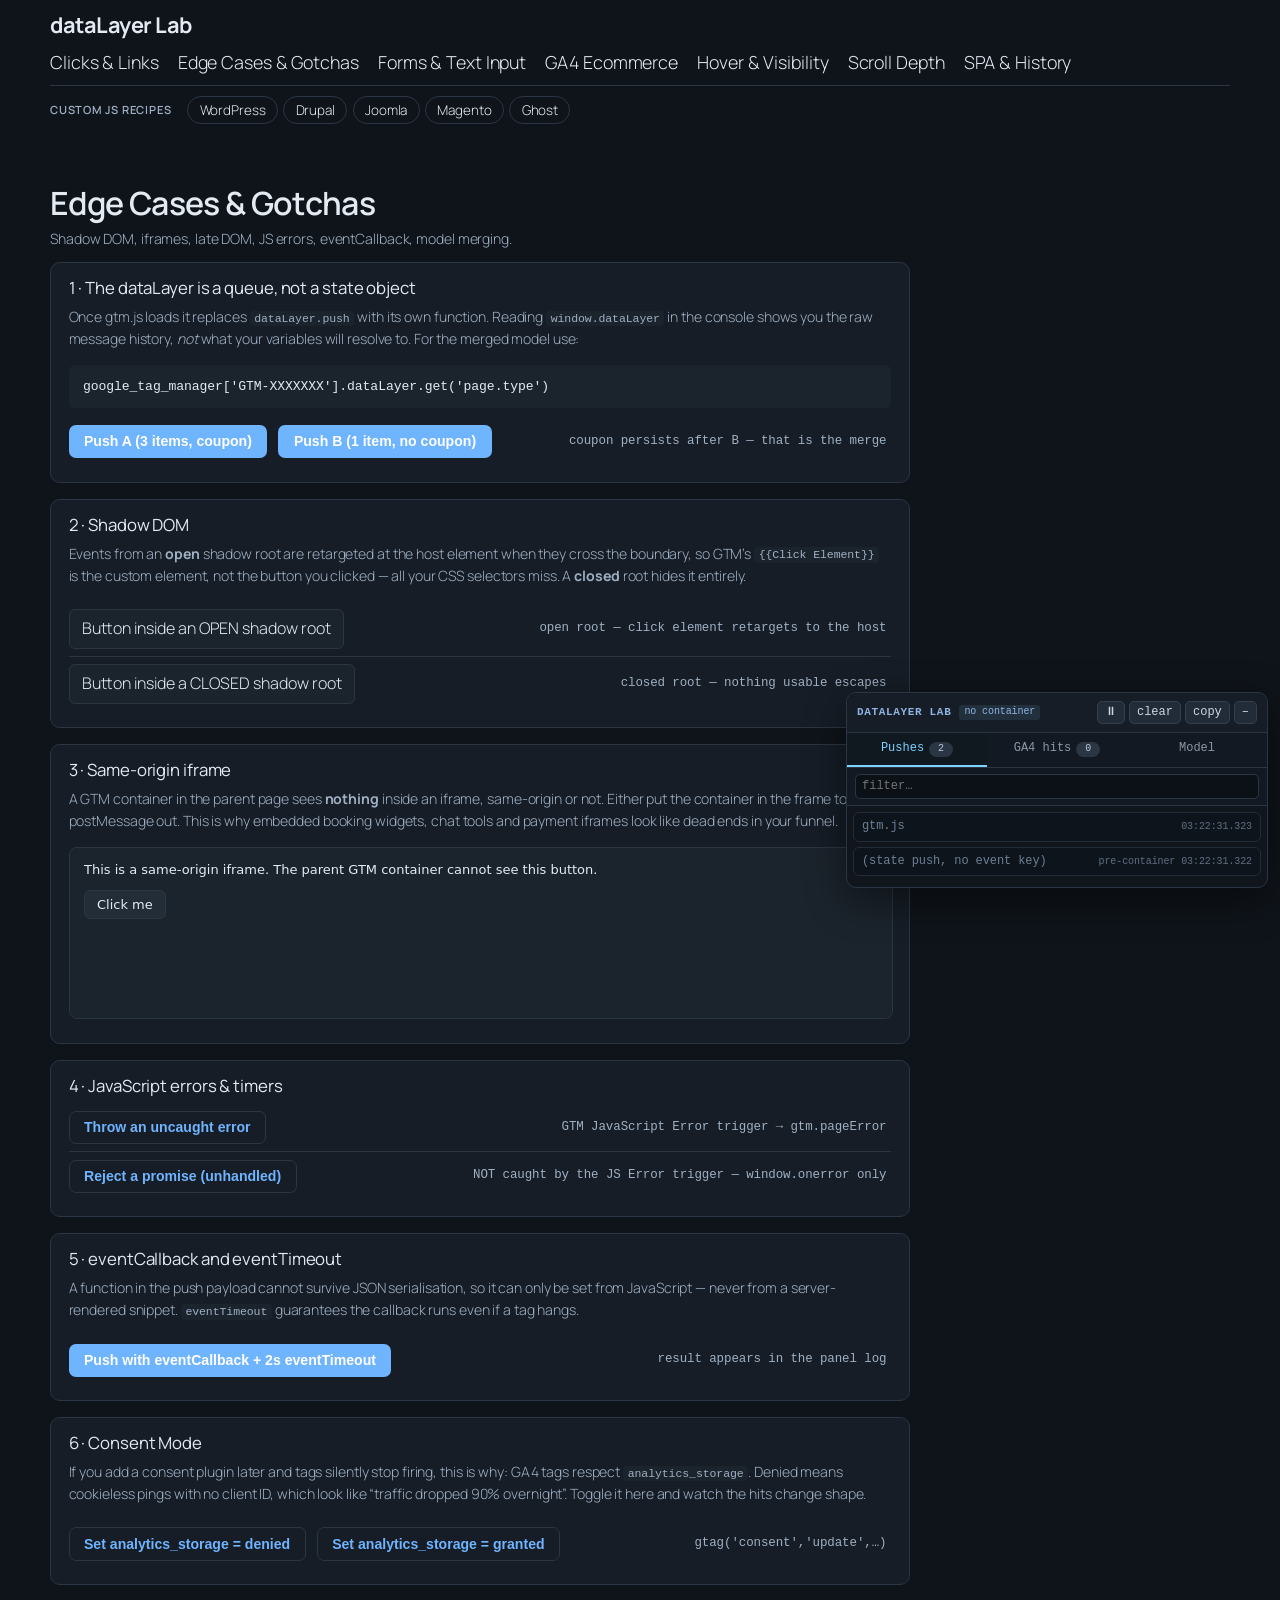
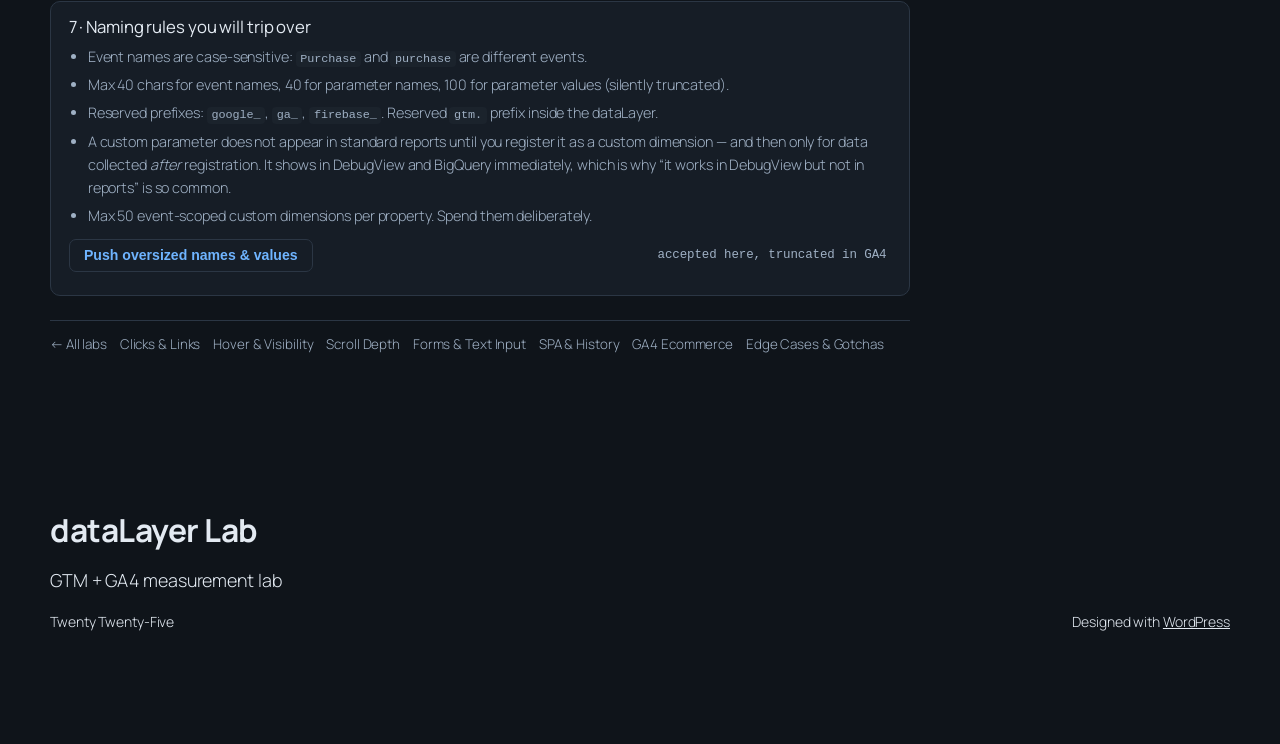
<file: docs/lab-edge/index.html>
<!DOCTYPE html>
<html lang="en-US">
<head>
<meta name="robots" content="noindex, nofollow" />
	<meta charset="UTF-8" />
	<meta name="viewport" content="width=device-width, initial-scale=1" />
<meta name='robots' content='noindex, nofollow' />
<script>window.dataLayer = window.dataLayer || [];
window.dataLayer.push({"page":{"type":"page","title":"Edge Cases &#038; Gotchas &#8211; dataLayer Lab","path":"/lab-edge/","post_id":11,"template":"default","lang":"en-US","env":"local"},"user":{"logged_in":false,"role":"guest"},"lab":{"version":"1.0.0","container_id":"GTM-592T4DB3"}});</script>
<title>Edge Cases &#038; Gotchas &#8211; dataLayer Lab</title>


<script src="../wp-content/mu-plugins/gtm-lab/assets/inspector.js"></script>
<!-- Google Tag Manager -->
<script>(function(w,d,s,l,i){w[l]=w[l]||[];w[l].push({'gtm.start':
new Date().getTime(),event:'gtm.js'});var f=d.getElementsByTagName(s)[0],
j=d.createElement(s),dl=l!='dataLayer'?'&l='+l:'';j.async=true;j.src=
'https://www.googletagmanager.com/gtm.js?id='+i+dl+'';f.parentNode.insertBefore(j,f);
})(window,document,'script','dataLayer','GTM-592T4DB3');</script>
<!-- End Google Tag Manager -->
		

<style id='wp-img-auto-sizes-contain-inline-css'>
img:is([sizes=auto i],[sizes^="auto," i]){contain-intrinsic-size:3000px 1500px}
/*# sourceURL=wp-img-auto-sizes-contain-inline-css */
</style>
<style id='wp-block-site-title-inline-css'>
.wp-block-site-title{
  box-sizing:border-box;
}
.wp-block-site-title :where(a){
  color:inherit;
  font-family:inherit;
  font-size:inherit;
  font-style:inherit;
  font-weight:inherit;
  letter-spacing:inherit;
  line-height:inherit;
  text-decoration:inherit;
}
/*# sourceURL=../wp-includes/blocks/site-title/style.css */
</style>
<style id='wp-block-page-list-inline-css'>
.wp-block-navigation .wp-block-page-list{
  align-items:var(--navigation-layout-align, initial);
  background-color:inherit;
  display:flex;
  flex-direction:var(--navigation-layout-direction, initial);
  flex-wrap:var(--navigation-layout-wrap, wrap);
  justify-content:var(--navigation-layout-justify, initial);
}
.wp-block-navigation .wp-block-navigation-item{
  background-color:inherit;
}

.wp-block-page-list{
  box-sizing:border-box;
}
/*# sourceURL=../wp-includes/blocks/page-list/style.css */
</style>
<style id='wp-block-navigation-inline-css'>
.wp-block-navigation{
  position:relative;
}
.wp-block-navigation ul{
  margin-bottom:0;
  margin-left:0;
  margin-top:0;
  padding-left:0;
}
.wp-block-navigation ul,.wp-block-navigation ul li{
  list-style:none;
  padding:0;
}
.wp-block-navigation .wp-block-navigation-item{
  align-items:center;
  background-color:inherit;
  display:flex;
  position:relative;
}
.wp-block-navigation .wp-block-navigation-item .wp-block-navigation__submenu-container:empty{
  display:none;
}
.wp-block-navigation .wp-block-navigation-item__content{
  display:block;
  z-index:1;
}
.wp-block-navigation .wp-block-navigation-item__content.wp-block-navigation-item__content{
  color:inherit;
}
.wp-block-navigation.has-text-decoration-underline .wp-block-navigation-item__content,.wp-block-navigation.has-text-decoration-underline .wp-block-navigation-item__content:active,.wp-block-navigation.has-text-decoration-underline .wp-block-navigation-item__content:focus{
  text-decoration:underline;
}
.wp-block-navigation.has-text-decoration-line-through .wp-block-navigation-item__content,.wp-block-navigation.has-text-decoration-line-through .wp-block-navigation-item__content:active,.wp-block-navigation.has-text-decoration-line-through .wp-block-navigation-item__content:focus{
  text-decoration:line-through;
}
.wp-block-navigation :where(a),.wp-block-navigation :where(a:active),.wp-block-navigation :where(a:focus){
  text-decoration:none;
}
.wp-block-navigation .wp-block-navigation__submenu-icon{
  align-self:center;
  background-color:inherit;
  border:none;
  color:currentColor;
  display:inline-block;
  font-size:inherit;
  height:.6em;
  line-height:0;
  margin-left:.25em;
  padding:0;
  width:.6em;
}
.wp-block-navigation .wp-block-navigation__submenu-icon svg{
  display:inline-block;
  stroke:currentColor;
  height:inherit;
  margin-top:.075em;
  width:inherit;
}
.wp-block-navigation{
  --navigation-layout-justification-setting:flex-start;
  --navigation-layout-direction:row;
  --navigation-layout-wrap:wrap;
  --navigation-layout-justify:flex-start;
  --navigation-layout-align:center;
}
.wp-block-navigation.is-vertical{
  --navigation-layout-direction:column;
  --navigation-layout-justify:initial;
  --navigation-layout-align:flex-start;
}
.wp-block-navigation.no-wrap{
  --navigation-layout-wrap:nowrap;
}
.wp-block-navigation.items-justified-center{
  --navigation-layout-justification-setting:center;
  --navigation-layout-justify:center;
}
.wp-block-navigation.items-justified-center.is-vertical{
  --navigation-layout-align:center;
}
.wp-block-navigation.items-justified-right{
  --navigation-layout-justification-setting:flex-end;
  --navigation-layout-justify:flex-end;
}
.wp-block-navigation.items-justified-right.is-vertical{
  --navigation-layout-align:flex-end;
}
.wp-block-navigation.items-justified-space-between{
  --navigation-layout-justification-setting:space-between;
  --navigation-layout-justify:space-between;
}

.wp-block-navigation .has-child .wp-block-navigation__submenu-container{
  align-items:normal;
  background-color:inherit;
  color:inherit;
  display:flex;
  flex-direction:column;
  opacity:0;
  position:absolute;
  z-index:2;
}
@media not (prefers-reduced-motion){
  .wp-block-navigation .has-child .wp-block-navigation__submenu-container{
    transition:opacity .1s linear;
  }
}
.wp-block-navigation .has-child .wp-block-navigation__submenu-container{
  height:0;
  overflow:hidden;
  visibility:hidden;
  width:0;
}
.wp-block-navigation .has-child .wp-block-navigation__submenu-container>.wp-block-navigation-item>.wp-block-navigation-item__content{
  display:flex;
  flex-grow:1;
  padding:.5em 1em;
}
.wp-block-navigation .has-child .wp-block-navigation__submenu-container>.wp-block-navigation-item>.wp-block-navigation-item__content .wp-block-navigation__submenu-icon{
  margin-left:auto;
  margin-right:0;
}
.wp-block-navigation .has-child .wp-block-navigation__submenu-container .wp-block-navigation-item__content{
  margin:0;
}
.wp-block-navigation .has-child .wp-block-navigation__submenu-container{
  left:-1px;
  top:100%;
}
@media (min-width:782px){
  .wp-block-navigation .has-child .wp-block-navigation__submenu-container .wp-block-navigation__submenu-container{
    left:100%;
    top:-1px;
  }
  .wp-block-navigation .has-child .wp-block-navigation__submenu-container .wp-block-navigation__submenu-container:before{
    background:#0000;
    content:"";
    display:block;
    height:100%;
    position:absolute;
    right:100%;
    width:.5em;
  }
  .wp-block-navigation .has-child .wp-block-navigation__submenu-container .wp-block-navigation__submenu-icon{
    margin-right:.25em;
  }
  .wp-block-navigation .has-child .wp-block-navigation__submenu-container .wp-block-navigation__submenu-icon svg{
    transform:rotate(-90deg);
  }
}
.wp-block-navigation .has-child .wp-block-navigation-submenu__toggle[aria-expanded=true]~.wp-block-navigation__submenu-container,.wp-block-navigation .has-child:not(.open-on-click):hover>.wp-block-navigation__submenu-container,.wp-block-navigation .has-child:not(.open-on-click):not(.open-on-hover-click):focus-within>.wp-block-navigation__submenu-container{
  height:auto;
  min-width:200px;
  opacity:1;
  overflow:visible;
  visibility:visible;
  width:auto;
}

.wp-block-navigation.has-background .has-child .wp-block-navigation__submenu-container{
  left:0;
  top:100%;
}
@media (min-width:782px){
  .wp-block-navigation.has-background .has-child .wp-block-navigation__submenu-container .wp-block-navigation__submenu-container{
    left:100%;
    top:0;
  }
}

.wp-block-navigation-submenu{
  display:flex;
  position:relative;
}
.wp-block-navigation-submenu .wp-block-navigation__submenu-icon svg{
  stroke:currentColor;
}

button.wp-block-navigation-item__content{
  background-color:initial;
  border:none;
  color:currentColor;
  font-family:inherit;
  font-size:inherit;
  font-style:inherit;
  font-weight:inherit;
  letter-spacing:inherit;
  line-height:inherit;
  text-align:left;
  text-transform:inherit;
}

.wp-block-navigation-submenu__toggle{
  cursor:pointer;
}
.wp-block-navigation-submenu__toggle[aria-expanded=true]+.wp-block-navigation__submenu-icon>svg,.wp-block-navigation-submenu__toggle[aria-expanded=true]>svg{
  transform:rotate(180deg);
}

.wp-block-navigation-item.open-on-click .wp-block-navigation-submenu__toggle{
  padding-left:0;
  padding-right:.85em;
}
.wp-block-navigation-item.open-on-click .wp-block-navigation-submenu__toggle+.wp-block-navigation__submenu-icon{
  margin-left:-.6em;
  pointer-events:none;
}

.wp-block-navigation-item.open-on-click button.wp-block-navigation-item__content:not(.wp-block-navigation-submenu__toggle){
  padding:0;
}
.wp-block-navigation .wp-block-page-list,.wp-block-navigation__container,.wp-block-navigation__responsive-close,.wp-block-navigation__responsive-container,.wp-block-navigation__responsive-container-content,.wp-block-navigation__responsive-dialog{
  gap:inherit;
}
:where(.wp-block-navigation.has-background .wp-block-navigation-item a:not(.wp-element-button)),:where(.wp-block-navigation.has-background .wp-block-navigation-submenu a:not(.wp-element-button)){
  padding:.5em 1em;
}

:where(.wp-block-navigation .wp-block-navigation__submenu-container .wp-block-navigation-item a:not(.wp-element-button)),:where(.wp-block-navigation .wp-block-navigation__submenu-container .wp-block-navigation-submenu a:not(.wp-element-button)),:where(.wp-block-navigation .wp-block-navigation__submenu-container .wp-block-navigation-submenu button.wp-block-navigation-item__content),:where(.wp-block-navigation .wp-block-navigation__submenu-container .wp-block-pages-list__item button.wp-block-navigation-item__content){
  padding:.5em 1em;
}
.wp-block-navigation.items-justified-right .wp-block-navigation__container .has-child .wp-block-navigation__submenu-container,.wp-block-navigation.items-justified-right .wp-block-page-list>.has-child .wp-block-navigation__submenu-container,.wp-block-navigation.items-justified-space-between .wp-block-page-list>.has-child:last-child .wp-block-navigation__submenu-container,.wp-block-navigation.items-justified-space-between>.wp-block-navigation__container>.has-child:last-child .wp-block-navigation__submenu-container{
  left:auto;
  right:0;
}
.wp-block-navigation.items-justified-right .wp-block-navigation__container .has-child .wp-block-navigation__submenu-container .wp-block-navigation__submenu-container,.wp-block-navigation.items-justified-right .wp-block-page-list>.has-child .wp-block-navigation__submenu-container .wp-block-navigation__submenu-container,.wp-block-navigation.items-justified-space-between .wp-block-page-list>.has-child:last-child .wp-block-navigation__submenu-container .wp-block-navigation__submenu-container,.wp-block-navigation.items-justified-space-between>.wp-block-navigation__container>.has-child:last-child .wp-block-navigation__submenu-container .wp-block-navigation__submenu-container{
  left:-1px;
  right:-1px;
}
@media (min-width:782px){
  .wp-block-navigation.items-justified-right .wp-block-navigation__container .has-child .wp-block-navigation__submenu-container .wp-block-navigation__submenu-container,.wp-block-navigation.items-justified-right .wp-block-page-list>.has-child .wp-block-navigation__submenu-container .wp-block-navigation__submenu-container,.wp-block-navigation.items-justified-space-between .wp-block-page-list>.has-child:last-child .wp-block-navigation__submenu-container .wp-block-navigation__submenu-container,.wp-block-navigation.items-justified-space-between>.wp-block-navigation__container>.has-child:last-child .wp-block-navigation__submenu-container .wp-block-navigation__submenu-container{
    left:auto;
    right:100%;
  }
}

.wp-block-navigation:not(.has-background) .wp-block-navigation__submenu-container{
  background-color:#fff;
  border:1px solid #00000026;
}

.wp-block-navigation.has-background .wp-block-navigation__submenu-container{
  background-color:inherit;
}

.wp-block-navigation:not(.has-text-color) .wp-block-navigation__submenu-container{
  color:#000;
}

.wp-block-navigation__container{
  align-items:var(--navigation-layout-align, initial);
  display:flex;
  flex-direction:var(--navigation-layout-direction, initial);
  flex-wrap:var(--navigation-layout-wrap, wrap);
  justify-content:var(--navigation-layout-justify, initial);
  list-style:none;
  margin:0;
  padding-left:0;
}
.wp-block-navigation__container .is-responsive{
  display:none;
}

.wp-block-navigation__container:only-child,.wp-block-page-list:only-child{
  flex-grow:1;
}
@keyframes overlay-menu__fade-in-animation{
  0%{
    opacity:0;
    transform:translateY(.5em);
  }
  to{
    opacity:1;
    transform:translateY(0);
  }
}
.wp-block-navigation__responsive-container{
  bottom:0;
  display:none;
  left:0;
  position:fixed;
  right:0;
  top:0;
}
.wp-block-navigation__responsive-container :where(.wp-block-navigation-item a){
  color:inherit;
}
.wp-block-navigation__responsive-container .wp-block-navigation__responsive-container-content{
  align-items:var(--navigation-layout-align, initial);
  display:flex;
  flex-direction:var(--navigation-layout-direction, initial);
  flex-wrap:var(--navigation-layout-wrap, wrap);
  justify-content:var(--navigation-layout-justify, initial);
}
.wp-block-navigation__responsive-container:not(.is-menu-open.is-menu-open){
  background-color:inherit !important;
  color:inherit !important;
}
.wp-block-navigation__responsive-container.is-menu-open{
  background-color:inherit;
  display:flex;
  flex-direction:column;
}
@media not (prefers-reduced-motion){
  .wp-block-navigation__responsive-container.is-menu-open{
    animation:overlay-menu__fade-in-animation .1s ease-out;
    animation-fill-mode:forwards;
  }
}
.wp-block-navigation__responsive-container.is-menu-open{
  overflow:auto;
  padding:clamp(1rem, var(--wp--style--root--padding-top), 20rem) clamp(1rem, var(--wp--style--root--padding-right), 20rem) clamp(1rem, var(--wp--style--root--padding-bottom), 20rem) clamp(1rem, var(--wp--style--root--padding-left), 20rem);
  z-index:100000;
}
.wp-block-navigation__responsive-container.is-menu-open .wp-block-navigation__responsive-container-content{
  align-items:var(--navigation-layout-justification-setting, inherit);
  display:flex;
  flex-direction:column;
  flex-wrap:nowrap;
  overflow:visible;
  padding-top:calc(2rem + 24px);
}
.wp-block-navigation__responsive-container.is-menu-open .wp-block-navigation__responsive-container-content,.wp-block-navigation__responsive-container.is-menu-open .wp-block-navigation__responsive-container-content .wp-block-navigation__container,.wp-block-navigation__responsive-container.is-menu-open .wp-block-navigation__responsive-container-content .wp-block-page-list{
  justify-content:flex-start;
}
.wp-block-navigation__responsive-container.is-menu-open .wp-block-navigation__responsive-container-content .wp-block-navigation__submenu-icon{
  display:none;
}
.wp-block-navigation__responsive-container.is-menu-open .wp-block-navigation__responsive-container-content .has-child .wp-block-navigation__submenu-container{
  border:none;
  height:auto;
  min-width:200px;
  opacity:1;
  overflow:initial;
  padding-left:2rem;
  padding-right:2rem;
  position:static;
  visibility:visible;
  width:auto;
}
.wp-block-navigation__responsive-container.is-menu-open .wp-block-navigation__responsive-container-content .wp-block-navigation__container,.wp-block-navigation__responsive-container.is-menu-open .wp-block-navigation__responsive-container-content .wp-block-navigation__submenu-container{
  gap:inherit;
}
.wp-block-navigation__responsive-container.is-menu-open .wp-block-navigation__responsive-container-content .wp-block-navigation__submenu-container{
  padding-top:var(--wp--style--block-gap, 2em);
}
.wp-block-navigation__responsive-container.is-menu-open .wp-block-navigation__responsive-container-content .wp-block-navigation-item__content{
  padding:0;
}
.wp-block-navigation__responsive-container.is-menu-open .wp-block-navigation__responsive-container-content .wp-block-navigation-item,.wp-block-navigation__responsive-container.is-menu-open .wp-block-navigation__responsive-container-content .wp-block-navigation__container,.wp-block-navigation__responsive-container.is-menu-open .wp-block-navigation__responsive-container-content .wp-block-page-list{
  align-items:var(--navigation-layout-justification-setting, initial);
  display:flex;
  flex-direction:column;
}
.wp-block-navigation__responsive-container.is-menu-open .wp-block-navigation-item,.wp-block-navigation__responsive-container.is-menu-open .wp-block-navigation-item .wp-block-navigation__submenu-container,.wp-block-navigation__responsive-container.is-menu-open .wp-block-navigation__container,.wp-block-navigation__responsive-container.is-menu-open .wp-block-page-list{
  background:#0000 !important;
  color:inherit !important;
}
.wp-block-navigation__responsive-container.is-menu-open .wp-block-navigation__submenu-container.wp-block-navigation__submenu-container.wp-block-navigation__submenu-container.wp-block-navigation__submenu-container{
  left:auto;
  right:auto;
}
@media (min-width:600px){
  .wp-block-navigation__responsive-container:not(.hidden-by-default):not(.is-menu-open){
    background-color:inherit;
    display:block;
    position:relative;
    width:100%;
    z-index:auto;
  }
  .wp-block-navigation__responsive-container:not(.hidden-by-default):not(.is-menu-open) .wp-block-navigation__responsive-container-close{
    display:none;
  }
  .wp-block-navigation__responsive-container.is-menu-open .wp-block-navigation__submenu-container.wp-block-navigation__submenu-container.wp-block-navigation__submenu-container.wp-block-navigation__submenu-container{
    left:0;
  }
}

.wp-block-navigation:not(.has-background) .wp-block-navigation__responsive-container.is-menu-open{
  background-color:#fff;
}

.wp-block-navigation:not(.has-text-color) .wp-block-navigation__responsive-container.is-menu-open{
  color:#000;
}

.wp-block-navigation__toggle_button_label{
  font-size:1rem;
  font-weight:700;
}

.wp-block-navigation__responsive-container-close,.wp-block-navigation__responsive-container-open{
  background:#0000;
  border:none;
  color:currentColor;
  cursor:pointer;
  margin:0;
  padding:0;
  text-transform:inherit;
  vertical-align:middle;
}
.wp-block-navigation__responsive-container-close svg,.wp-block-navigation__responsive-container-open svg{
  fill:currentColor;
  display:block;
  height:24px;
  pointer-events:none;
  width:24px;
}

.wp-block-navigation__responsive-container-open{
  display:flex;
}
.wp-block-navigation__responsive-container-open.wp-block-navigation__responsive-container-open.wp-block-navigation__responsive-container-open{
  font-family:inherit;
  font-size:inherit;
  font-weight:inherit;
}
@media (min-width:600px){
  .wp-block-navigation__responsive-container-open:not(.always-shown){
    display:none;
  }
}

.wp-block-navigation__responsive-container-close{
  position:absolute;
  right:0;
  top:0;
  z-index:2;
}
.wp-block-navigation__responsive-container-close.wp-block-navigation__responsive-container-close.wp-block-navigation__responsive-container-close{
  font-family:inherit;
  font-size:inherit;
  font-weight:inherit;
}

.wp-block-navigation__responsive-close{
  width:100%;
}
.has-modal-open .wp-block-navigation__responsive-close{
  margin-left:auto;
  margin-right:auto;
  max-width:var(--wp--style--global--wide-size, 100%);
}
.wp-block-navigation__responsive-close:focus{
  outline:none;
}

.is-menu-open .wp-block-navigation__responsive-close,.is-menu-open .wp-block-navigation__responsive-container-content,.is-menu-open .wp-block-navigation__responsive-dialog{
  box-sizing:border-box;
}

.wp-block-navigation__responsive-dialog{
  position:relative;
}

.has-modal-open .admin-bar .is-menu-open .wp-block-navigation__responsive-dialog{
  margin-top:46px;
}
@media (min-width:782px){
  .has-modal-open .admin-bar .is-menu-open .wp-block-navigation__responsive-dialog{
    margin-top:32px;
  }
}

html.has-modal-open{
  overflow:hidden;
}
/*# sourceURL=../wp-includes/blocks/navigation/style.css */
</style>
<style id='wp-block-group-inline-css'>
.wp-block-group{
  box-sizing:border-box;
}

:where(.wp-block-group.wp-block-group-is-layout-constrained){
  position:relative;
}
/*# sourceURL=../wp-includes/blocks/group/style.css */
</style>
<style id='wp-block-post-title-inline-css'>
.wp-block-post-title{
  box-sizing:border-box;
  word-break:break-word;
}
.wp-block-post-title :where(a){
  display:inline-block;
  font-family:inherit;
  font-size:inherit;
  font-style:inherit;
  font-weight:inherit;
  letter-spacing:inherit;
  line-height:inherit;
  text-decoration:inherit;
}
/*# sourceURL=../wp-includes/blocks/post-title/style.css */
</style>
<style id='wp-block-post-content-inline-css'>
.wp-block-post-content{
  display:flow-root;
}
/*# sourceURL=../wp-includes/blocks/post-content/style.css */
</style>
<style id='wp-block-site-tagline-inline-css'>
.wp-block-site-tagline{
  box-sizing:border-box;
}
/*# sourceURL=../wp-includes/blocks/site-tagline/style.css */
</style>
<style id='wp-block-spacer-inline-css'>
.wp-block-spacer{
  clear:both;
}
/*# sourceURL=../wp-includes/blocks/spacer/style.css */
</style>
<style id='wp-block-columns-inline-css'>
.wp-block-columns{
  box-sizing:border-box;
  display:flex;
  flex-wrap:wrap !important;
}
@media (min-width:782px){
  .wp-block-columns{
    flex-wrap:nowrap !important;
  }
}
.wp-block-columns{
  align-items:normal !important;
}
.wp-block-columns.are-vertically-aligned-top{
  align-items:flex-start;
}
.wp-block-columns.are-vertically-aligned-center{
  align-items:center;
}
.wp-block-columns.are-vertically-aligned-bottom{
  align-items:flex-end;
}
@media (max-width:781px){
  .wp-block-columns:not(.is-not-stacked-on-mobile)>.wp-block-column{
    flex-basis:100% !important;
  }
}
@media (min-width:782px){
  .wp-block-columns:not(.is-not-stacked-on-mobile)>.wp-block-column{
    flex-basis:0;
    flex-grow:1;
  }
  .wp-block-columns:not(.is-not-stacked-on-mobile)>.wp-block-column[style*=flex-basis]{
    flex-grow:0;
  }
}
.wp-block-columns.is-not-stacked-on-mobile{
  flex-wrap:nowrap !important;
}
.wp-block-columns.is-not-stacked-on-mobile>.wp-block-column{
  flex-basis:0;
  flex-grow:1;
}
.wp-block-columns.is-not-stacked-on-mobile>.wp-block-column[style*=flex-basis]{
  flex-grow:0;
}

:where(.wp-block-columns){
  margin-bottom:1.75em;
}

:where(.wp-block-columns.has-background){
  padding:1.25em 2.375em;
}

.wp-block-column{
  flex-grow:1;
  min-width:0;
  overflow-wrap:break-word;
  word-break:break-word;
}
.wp-block-column.is-vertically-aligned-top{
  align-self:flex-start;
}
.wp-block-column.is-vertically-aligned-center{
  align-self:center;
}
.wp-block-column.is-vertically-aligned-bottom{
  align-self:flex-end;
}
.wp-block-column.is-vertically-aligned-stretch{
  align-self:stretch;
}
.wp-block-column.is-vertically-aligned-bottom,.wp-block-column.is-vertically-aligned-center,.wp-block-column.is-vertically-aligned-top{
  width:100%;
}
/*# sourceURL=../wp-includes/blocks/columns/style.css */
</style>
<style id='wp-block-navigation-link-inline-css'>
.wp-block-navigation .wp-block-navigation-item__label{
  overflow-wrap:break-word;
}
.wp-block-navigation .wp-block-navigation-item__description{
  display:none;
}

.link-ui-tools{
  outline:1px solid #f0f0f0;
  padding:8px;
}

.link-ui-block-inserter{
  padding-top:8px;
}

.link-ui-block-inserter__back{
  margin-left:8px;
  text-transform:uppercase;
}
/*# sourceURL=../wp-includes/blocks/navigation-link/style.css */
</style>
<style id='wp-block-paragraph-inline-css'>
.is-small-text{
  font-size:.875em;
}

.is-regular-text{
  font-size:1em;
}

.is-large-text{
  font-size:2.25em;
}

.is-larger-text{
  font-size:3em;
}

.has-drop-cap:not(:focus):first-letter{
  float:left;
  font-size:8.4em;
  font-style:normal;
  font-weight:100;
  line-height:.68;
  margin:.05em .1em 0 0;
  text-transform:uppercase;
}

body.rtl .has-drop-cap:not(:focus):first-letter{
  float:none;
  margin-left:.1em;
}

p.has-drop-cap.has-background{
  overflow:hidden;
}

:root :where(p.has-background){
  padding:1.25em 2.375em;
}

:where(p.has-text-color:not(.has-link-color)) a{
  color:inherit;
}

p.has-text-align-left[style*="writing-mode:vertical-lr"],p.has-text-align-right[style*="writing-mode:vertical-rl"]{
  rotate:180deg;
}
/*# sourceURL=../wp-includes/blocks/paragraph/style.css */
</style>
<style id='wp-emoji-styles-inline-css'>

	img.wp-smiley, img.emoji {
		display: inline !important;
		border: none !important;
		box-shadow: none !important;
		height: 1em !important;
		width: 1em !important;
		margin: 0 0.07em !important;
		vertical-align: -0.1em !important;
		background: none !important;
		padding: 0 !important;
	}
/*# sourceURL=wp-emoji-styles-inline-css */
</style>
<style id='wp-block-library-inline-css'>
:root{
  --wp-block-synced-color:#7a00df;
  --wp-block-synced-color--rgb:122, 0, 223;
  --wp-bound-block-color:var(--wp-block-synced-color);
  --wp-editor-canvas-background:#ddd;
  --wp-admin-theme-color:#007cba;
  --wp-admin-theme-color--rgb:0, 124, 186;
  --wp-admin-theme-color-darker-10:#006ba1;
  --wp-admin-theme-color-darker-10--rgb:0, 107, 160.5;
  --wp-admin-theme-color-darker-20:#005a87;
  --wp-admin-theme-color-darker-20--rgb:0, 90, 135;
  --wp-admin-border-width-focus:2px;
}
@media (min-resolution:192dpi){
  :root{
    --wp-admin-border-width-focus:1.5px;
  }
}
.wp-element-button{
  cursor:pointer;
}

:root .has-very-light-gray-background-color{
  background-color:#eee;
}
:root .has-very-dark-gray-background-color{
  background-color:#313131;
}
:root .has-very-light-gray-color{
  color:#eee;
}
:root .has-very-dark-gray-color{
  color:#313131;
}
:root .has-vivid-green-cyan-to-vivid-cyan-blue-gradient-background{
  background:linear-gradient(135deg, #00d084, #0693e3);
}
:root .has-purple-crush-gradient-background{
  background:linear-gradient(135deg, #34e2e4, #4721fb 50%, #ab1dfe);
}
:root .has-hazy-dawn-gradient-background{
  background:linear-gradient(135deg, #faaca8, #dad0ec);
}
:root .has-subdued-olive-gradient-background{
  background:linear-gradient(135deg, #fafae1, #67a671);
}
:root .has-atomic-cream-gradient-background{
  background:linear-gradient(135deg, #fdd79a, #004a59);
}
:root .has-nightshade-gradient-background{
  background:linear-gradient(135deg, #330968, #31cdcf);
}
:root .has-midnight-gradient-background{
  background:linear-gradient(135deg, #020381, #2874fc);
}
:root{
  --wp--preset--font-size--normal:16px;
  --wp--preset--font-size--huge:42px;
}

.has-regular-font-size{
  font-size:1em;
}

.has-larger-font-size{
  font-size:2.625em;
}

.has-normal-font-size{
  font-size:var(--wp--preset--font-size--normal);
}

.has-huge-font-size{
  font-size:var(--wp--preset--font-size--huge);
}

.has-text-align-center{
  text-align:center;
}

.has-text-align-left{
  text-align:left;
}

.has-text-align-right{
  text-align:right;
}

.has-fit-text{
  white-space:nowrap !important;
}

#end-resizable-editor-section{
  display:none;
}

.aligncenter{
  clear:both;
}

.items-justified-left{
  justify-content:flex-start;
}

.items-justified-center{
  justify-content:center;
}

.items-justified-right{
  justify-content:flex-end;
}

.items-justified-space-between{
  justify-content:space-between;
}

.screen-reader-text{
  border:0;
  clip-path:inset(50%);
  height:1px;
  margin:-1px;
  overflow:hidden;
  padding:0;
  position:absolute;
  width:1px;
  word-wrap:normal !important;
}

.screen-reader-text:focus{
  background-color:#ddd;
  clip-path:none;
  color:#444;
  display:block;
  font-size:1em;
  height:auto;
  left:5px;
  line-height:normal;
  padding:15px 23px 14px;
  text-decoration:none;
  top:5px;
  width:auto;
  z-index:100000;
}
html :where(.has-border-color){
  border-style:solid;
}

html :where([style*=border-top-color]){
  border-top-style:solid;
}

html :where([style*=border-right-color]){
  border-right-style:solid;
}

html :where([style*=border-bottom-color]){
  border-bottom-style:solid;
}

html :where([style*=border-left-color]){
  border-left-style:solid;
}

html :where([style*=border-width]){
  border-style:solid;
}

html :where([style*=border-top-width]){
  border-top-style:solid;
}

html :where([style*=border-right-width]){
  border-right-style:solid;
}

html :where([style*=border-bottom-width]){
  border-bottom-style:solid;
}

html :where([style*=border-left-width]){
  border-left-style:solid;
}
html :where(img[class*=wp-image-]){
  height:auto;
  max-width:100%;
}
:where(figure){
  margin:0 0 1em;
}

html :where(.is-position-sticky){
  --wp-admin--admin-bar--position-offset:var(--wp-admin--admin-bar--height, 0px);
}

@media screen and (max-width:600px){
  html :where(.is-position-sticky){
    --wp-admin--admin-bar--position-offset:0px;
  }
}
/*# sourceURL=/wp-includes/css/dist/block-library/common.css */
</style>
<style id='global-styles-inline-css'>
:root{--wp--preset--aspect-ratio--square: 1;--wp--preset--aspect-ratio--4-3: 4/3;--wp--preset--aspect-ratio--3-4: 3/4;--wp--preset--aspect-ratio--3-2: 3/2;--wp--preset--aspect-ratio--2-3: 2/3;--wp--preset--aspect-ratio--16-9: 16/9;--wp--preset--aspect-ratio--9-16: 9/16;--wp--preset--color--black: #000000;--wp--preset--color--cyan-bluish-gray: #abb8c3;--wp--preset--color--white: #ffffff;--wp--preset--color--pale-pink: #f78da7;--wp--preset--color--vivid-red: #cf2e2e;--wp--preset--color--luminous-vivid-orange: #ff6900;--wp--preset--color--luminous-vivid-amber: #fcb900;--wp--preset--color--light-green-cyan: #7bdcb5;--wp--preset--color--vivid-green-cyan: #00d084;--wp--preset--color--pale-cyan-blue: #8ed1fc;--wp--preset--color--vivid-cyan-blue: #0693e3;--wp--preset--color--vivid-purple: #9b51e0;--wp--preset--color--base: #FFFFFF;--wp--preset--color--contrast: #111111;--wp--preset--color--accent-1: #FFEE58;--wp--preset--color--accent-2: #F6CFF4;--wp--preset--color--accent-3: #503AA8;--wp--preset--color--accent-4: #686868;--wp--preset--color--accent-5: #FBFAF3;--wp--preset--color--accent-6: color-mix(in srgb, currentColor 20%, transparent);--wp--preset--gradient--vivid-cyan-blue-to-vivid-purple: linear-gradient(135deg,rgb(6,147,227) 0%,rgb(155,81,224) 100%);--wp--preset--gradient--light-green-cyan-to-vivid-green-cyan: linear-gradient(135deg,rgb(122,220,180) 0%,rgb(0,208,130) 100%);--wp--preset--gradient--luminous-vivid-amber-to-luminous-vivid-orange: linear-gradient(135deg,rgb(252,185,0) 0%,rgb(255,105,0) 100%);--wp--preset--gradient--luminous-vivid-orange-to-vivid-red: linear-gradient(135deg,rgb(255,105,0) 0%,rgb(207,46,46) 100%);--wp--preset--gradient--very-light-gray-to-cyan-bluish-gray: linear-gradient(135deg,rgb(238,238,238) 0%,rgb(169,184,195) 100%);--wp--preset--gradient--cool-to-warm-spectrum: linear-gradient(135deg,rgb(74,234,220) 0%,rgb(151,120,209) 20%,rgb(207,42,186) 40%,rgb(238,44,130) 60%,rgb(251,105,98) 80%,rgb(254,248,76) 100%);--wp--preset--gradient--blush-light-purple: linear-gradient(135deg,rgb(255,206,236) 0%,rgb(152,150,240) 100%);--wp--preset--gradient--blush-bordeaux: linear-gradient(135deg,rgb(254,205,165) 0%,rgb(254,45,45) 50%,rgb(107,0,62) 100%);--wp--preset--gradient--luminous-dusk: linear-gradient(135deg,rgb(255,203,112) 0%,rgb(199,81,192) 50%,rgb(65,88,208) 100%);--wp--preset--gradient--pale-ocean: linear-gradient(135deg,rgb(255,245,203) 0%,rgb(182,227,212) 50%,rgb(51,167,181) 100%);--wp--preset--gradient--electric-grass: linear-gradient(135deg,rgb(202,248,128) 0%,rgb(113,206,126) 100%);--wp--preset--gradient--midnight: linear-gradient(135deg,rgb(2,3,129) 0%,rgb(40,116,252) 100%);--wp--preset--font-size--small: 0.875rem;--wp--preset--font-size--medium: clamp(1rem, 1rem + ((1vw - 0.2rem) * 0.196), 1.125rem);--wp--preset--font-size--large: clamp(1.125rem, 1.125rem + ((1vw - 0.2rem) * 0.392), 1.375rem);--wp--preset--font-size--x-large: clamp(1.75rem, 1.75rem + ((1vw - 0.2rem) * 0.392), 2rem);--wp--preset--font-size--xx-large: clamp(2.15rem, 2.15rem + ((1vw - 0.2rem) * 1.333), 3rem);--wp--preset--font-family--manrope: Manrope, sans-serif;--wp--preset--font-family--fira-code: "Fira Code", monospace;--wp--preset--spacing--20: 10px;--wp--preset--spacing--30: 20px;--wp--preset--spacing--40: 30px;--wp--preset--spacing--50: clamp(30px, 5vw, 50px);--wp--preset--spacing--60: clamp(30px, 7vw, 70px);--wp--preset--spacing--70: clamp(50px, 7vw, 90px);--wp--preset--spacing--80: clamp(70px, 10vw, 140px);--wp--preset--shadow--natural: 6px 6px 9px rgba(0, 0, 0, 0.2);--wp--preset--shadow--deep: 12px 12px 50px rgba(0, 0, 0, 0.4);--wp--preset--shadow--sharp: 6px 6px 0px rgba(0, 0, 0, 0.2);--wp--preset--shadow--outlined: 6px 6px 0px -3px rgb(255, 255, 255), 6px 6px rgb(0, 0, 0);--wp--preset--shadow--crisp: 6px 6px 0px rgb(0, 0, 0);}:root { --wp--style--global--content-size: 645px;--wp--style--global--wide-size: 1340px; }:where(body) { margin: 0; }.wp-site-blocks { padding-top: var(--wp--style--root--padding-top); padding-bottom: var(--wp--style--root--padding-bottom); }.has-global-padding { padding-right: var(--wp--style--root--padding-right); padding-left: var(--wp--style--root--padding-left); }.has-global-padding > .alignfull { margin-right: calc(var(--wp--style--root--padding-right) * -1); margin-left: calc(var(--wp--style--root--padding-left) * -1); }.has-global-padding :where(:not(.alignfull.is-layout-flow) > .has-global-padding:not(.wp-block-block, .alignfull)) { padding-right: 0; padding-left: 0; }.has-global-padding :where(:not(.alignfull.is-layout-flow) > .has-global-padding:not(.wp-block-block, .alignfull)) > .alignfull { margin-left: 0; margin-right: 0; }.wp-site-blocks > .alignleft { float: left; margin-right: 2em; }.wp-site-blocks > .alignright { float: right; margin-left: 2em; }.wp-site-blocks > .aligncenter { justify-content: center; margin-left: auto; margin-right: auto; }:where(.wp-site-blocks) > * { margin-block-start: 1.2rem; margin-block-end: 0; }:where(.wp-site-blocks) > :first-child { margin-block-start: 0; }:where(.wp-site-blocks) > :last-child { margin-block-end: 0; }:root { --wp--style--block-gap: 1.2rem; }:root :where(.is-layout-flow) > :first-child{margin-block-start: 0;}:root :where(.is-layout-flow) > :last-child{margin-block-end: 0;}:root :where(.is-layout-flow) > *{margin-block-start: 1.2rem;margin-block-end: 0;}:root :where(.is-layout-constrained) > :first-child{margin-block-start: 0;}:root :where(.is-layout-constrained) > :last-child{margin-block-end: 0;}:root :where(.is-layout-constrained) > *{margin-block-start: 1.2rem;margin-block-end: 0;}:root :where(.is-layout-flex){gap: 1.2rem;}:root :where(.is-layout-grid){gap: 1.2rem;}.is-layout-flow > .alignleft{float: left;margin-inline-start: 0;margin-inline-end: 2em;}.is-layout-flow > .alignright{float: right;margin-inline-start: 2em;margin-inline-end: 0;}.is-layout-flow > .aligncenter{margin-left: auto !important;margin-right: auto !important;}.is-layout-constrained > .alignleft{float: left;margin-inline-start: 0;margin-inline-end: 2em;}.is-layout-constrained > .alignright{float: right;margin-inline-start: 2em;margin-inline-end: 0;}.is-layout-constrained > .aligncenter{margin-left: auto !important;margin-right: auto !important;}.is-layout-constrained > :where(:not(.alignleft):not(.alignright):not(.alignfull)){max-width: var(--wp--style--global--content-size);margin-left: auto !important;margin-right: auto !important;}.is-layout-constrained > .alignwide{max-width: var(--wp--style--global--wide-size);}body .is-layout-flex{display: flex;}.is-layout-flex{flex-wrap: wrap;align-items: center;}.is-layout-flex > :is(*, div){margin: 0;}body .is-layout-grid{display: grid;}.is-layout-grid > :is(*, div){margin: 0;}body{background-color: var(--wp--preset--color--base);color: var(--wp--preset--color--contrast);font-family: var(--wp--preset--font-family--manrope);font-size: var(--wp--preset--font-size--large);font-weight: 300;letter-spacing: -0.1px;line-height: 1.4;--wp--style--root--padding-top: 0px;--wp--style--root--padding-right: var(--wp--preset--spacing--50);--wp--style--root--padding-bottom: 0px;--wp--style--root--padding-left: var(--wp--preset--spacing--50);}a:where(:not(.wp-element-button)){color: currentColor;text-decoration: underline;}:root :where(a:where(:not(.wp-element-button)):hover){text-decoration: none;}h1, h2, h3, h4, h5, h6{font-weight: 400;letter-spacing: -0.1px;line-height: 1.125;}h1{font-size: var(--wp--preset--font-size--xx-large);}h2{font-size: var(--wp--preset--font-size--x-large);}h3{font-size: var(--wp--preset--font-size--large);}h4{font-size: var(--wp--preset--font-size--medium);}h5{font-size: var(--wp--preset--font-size--small);letter-spacing: 0.5px;}h6{font-size: var(--wp--preset--font-size--small);font-weight: 700;letter-spacing: 1.4px;text-transform: uppercase;}:root :where(.wp-element-button, .wp-block-button__link){background-color: var(--wp--preset--color--contrast);border-width: 0;color: var(--wp--preset--color--base);font-family: inherit;font-size: var(--wp--preset--font-size--medium);font-style: inherit;font-weight: inherit;letter-spacing: inherit;line-height: inherit;padding-top: 1rem;padding-right: 2.25rem;padding-bottom: 1rem;padding-left: 2.25rem;text-decoration: none;text-transform: inherit;}:root :where(.wp-element-button:hover, .wp-block-button__link:hover){background-color: color-mix(in srgb, var(--wp--preset--color--contrast) 85%, transparent);border-color: transparent;color: var(--wp--preset--color--base);}:root :where(.wp-element-button:focus, .wp-block-button__link:focus){outline-color: var(--wp--preset--color--accent-4);outline-offset: 2px;}:root :where(.wp-element-caption, .wp-block-audio figcaption, .wp-block-embed figcaption, .wp-block-gallery figcaption, .wp-block-image figcaption, .wp-block-table figcaption, .wp-block-video figcaption){font-size: var(--wp--preset--font-size--small);line-height: 1.4;}.has-black-color{color: var(--wp--preset--color--black) !important;}.has-cyan-bluish-gray-color{color: var(--wp--preset--color--cyan-bluish-gray) !important;}.has-white-color{color: var(--wp--preset--color--white) !important;}.has-pale-pink-color{color: var(--wp--preset--color--pale-pink) !important;}.has-vivid-red-color{color: var(--wp--preset--color--vivid-red) !important;}.has-luminous-vivid-orange-color{color: var(--wp--preset--color--luminous-vivid-orange) !important;}.has-luminous-vivid-amber-color{color: var(--wp--preset--color--luminous-vivid-amber) !important;}.has-light-green-cyan-color{color: var(--wp--preset--color--light-green-cyan) !important;}.has-vivid-green-cyan-color{color: var(--wp--preset--color--vivid-green-cyan) !important;}.has-pale-cyan-blue-color{color: var(--wp--preset--color--pale-cyan-blue) !important;}.has-vivid-cyan-blue-color{color: var(--wp--preset--color--vivid-cyan-blue) !important;}.has-vivid-purple-color{color: var(--wp--preset--color--vivid-purple) !important;}.has-base-color{color: var(--wp--preset--color--base) !important;}.has-contrast-color{color: var(--wp--preset--color--contrast) !important;}.has-accent-1-color{color: var(--wp--preset--color--accent-1) !important;}.has-accent-2-color{color: var(--wp--preset--color--accent-2) !important;}.has-accent-3-color{color: var(--wp--preset--color--accent-3) !important;}.has-accent-4-color{color: var(--wp--preset--color--accent-4) !important;}.has-accent-5-color{color: var(--wp--preset--color--accent-5) !important;}.has-accent-6-color{color: var(--wp--preset--color--accent-6) !important;}.has-black-background-color{background-color: var(--wp--preset--color--black) !important;}.has-cyan-bluish-gray-background-color{background-color: var(--wp--preset--color--cyan-bluish-gray) !important;}.has-white-background-color{background-color: var(--wp--preset--color--white) !important;}.has-pale-pink-background-color{background-color: var(--wp--preset--color--pale-pink) !important;}.has-vivid-red-background-color{background-color: var(--wp--preset--color--vivid-red) !important;}.has-luminous-vivid-orange-background-color{background-color: var(--wp--preset--color--luminous-vivid-orange) !important;}.has-luminous-vivid-amber-background-color{background-color: var(--wp--preset--color--luminous-vivid-amber) !important;}.has-light-green-cyan-background-color{background-color: var(--wp--preset--color--light-green-cyan) !important;}.has-vivid-green-cyan-background-color{background-color: var(--wp--preset--color--vivid-green-cyan) !important;}.has-pale-cyan-blue-background-color{background-color: var(--wp--preset--color--pale-cyan-blue) !important;}.has-vivid-cyan-blue-background-color{background-color: var(--wp--preset--color--vivid-cyan-blue) !important;}.has-vivid-purple-background-color{background-color: var(--wp--preset--color--vivid-purple) !important;}.has-base-background-color{background-color: var(--wp--preset--color--base) !important;}.has-contrast-background-color{background-color: var(--wp--preset--color--contrast) !important;}.has-accent-1-background-color{background-color: var(--wp--preset--color--accent-1) !important;}.has-accent-2-background-color{background-color: var(--wp--preset--color--accent-2) !important;}.has-accent-3-background-color{background-color: var(--wp--preset--color--accent-3) !important;}.has-accent-4-background-color{background-color: var(--wp--preset--color--accent-4) !important;}.has-accent-5-background-color{background-color: var(--wp--preset--color--accent-5) !important;}.has-accent-6-background-color{background-color: var(--wp--preset--color--accent-6) !important;}.has-black-border-color{border-color: var(--wp--preset--color--black) !important;}.has-cyan-bluish-gray-border-color{border-color: var(--wp--preset--color--cyan-bluish-gray) !important;}.has-white-border-color{border-color: var(--wp--preset--color--white) !important;}.has-pale-pink-border-color{border-color: var(--wp--preset--color--pale-pink) !important;}.has-vivid-red-border-color{border-color: var(--wp--preset--color--vivid-red) !important;}.has-luminous-vivid-orange-border-color{border-color: var(--wp--preset--color--luminous-vivid-orange) !important;}.has-luminous-vivid-amber-border-color{border-color: var(--wp--preset--color--luminous-vivid-amber) !important;}.has-light-green-cyan-border-color{border-color: var(--wp--preset--color--light-green-cyan) !important;}.has-vivid-green-cyan-border-color{border-color: var(--wp--preset--color--vivid-green-cyan) !important;}.has-pale-cyan-blue-border-color{border-color: var(--wp--preset--color--pale-cyan-blue) !important;}.has-vivid-cyan-blue-border-color{border-color: var(--wp--preset--color--vivid-cyan-blue) !important;}.has-vivid-purple-border-color{border-color: var(--wp--preset--color--vivid-purple) !important;}.has-base-border-color{border-color: var(--wp--preset--color--base) !important;}.has-contrast-border-color{border-color: var(--wp--preset--color--contrast) !important;}.has-accent-1-border-color{border-color: var(--wp--preset--color--accent-1) !important;}.has-accent-2-border-color{border-color: var(--wp--preset--color--accent-2) !important;}.has-accent-3-border-color{border-color: var(--wp--preset--color--accent-3) !important;}.has-accent-4-border-color{border-color: var(--wp--preset--color--accent-4) !important;}.has-accent-5-border-color{border-color: var(--wp--preset--color--accent-5) !important;}.has-accent-6-border-color{border-color: var(--wp--preset--color--accent-6) !important;}.has-vivid-cyan-blue-to-vivid-purple-gradient-background{background: var(--wp--preset--gradient--vivid-cyan-blue-to-vivid-purple) !important;}.has-light-green-cyan-to-vivid-green-cyan-gradient-background{background: var(--wp--preset--gradient--light-green-cyan-to-vivid-green-cyan) !important;}.has-luminous-vivid-amber-to-luminous-vivid-orange-gradient-background{background: var(--wp--preset--gradient--luminous-vivid-amber-to-luminous-vivid-orange) !important;}.has-luminous-vivid-orange-to-vivid-red-gradient-background{background: var(--wp--preset--gradient--luminous-vivid-orange-to-vivid-red) !important;}.has-very-light-gray-to-cyan-bluish-gray-gradient-background{background: var(--wp--preset--gradient--very-light-gray-to-cyan-bluish-gray) !important;}.has-cool-to-warm-spectrum-gradient-background{background: var(--wp--preset--gradient--cool-to-warm-spectrum) !important;}.has-blush-light-purple-gradient-background{background: var(--wp--preset--gradient--blush-light-purple) !important;}.has-blush-bordeaux-gradient-background{background: var(--wp--preset--gradient--blush-bordeaux) !important;}.has-luminous-dusk-gradient-background{background: var(--wp--preset--gradient--luminous-dusk) !important;}.has-pale-ocean-gradient-background{background: var(--wp--preset--gradient--pale-ocean) !important;}.has-electric-grass-gradient-background{background: var(--wp--preset--gradient--electric-grass) !important;}.has-midnight-gradient-background{background: var(--wp--preset--gradient--midnight) !important;}.has-small-font-size{font-size: var(--wp--preset--font-size--small) !important;}.has-medium-font-size{font-size: var(--wp--preset--font-size--medium) !important;}.has-large-font-size{font-size: var(--wp--preset--font-size--large) !important;}.has-x-large-font-size{font-size: var(--wp--preset--font-size--x-large) !important;}.has-xx-large-font-size{font-size: var(--wp--preset--font-size--xx-large) !important;}.has-manrope-font-family{font-family: var(--wp--preset--font-family--manrope) !important;}.has-fira-code-font-family{font-family: var(--wp--preset--font-family--fira-code) !important;}
:root :where(.wp-block-columns-is-layout-flow) > :first-child{margin-block-start: 0;}:root :where(.wp-block-columns-is-layout-flow) > :last-child{margin-block-end: 0;}:root :where(.wp-block-columns-is-layout-flow) > *{margin-block-start: var(--wp--preset--spacing--50);margin-block-end: 0;}:root :where(.wp-block-columns-is-layout-constrained) > :first-child{margin-block-start: 0;}:root :where(.wp-block-columns-is-layout-constrained) > :last-child{margin-block-end: 0;}:root :where(.wp-block-columns-is-layout-constrained) > *{margin-block-start: var(--wp--preset--spacing--50);margin-block-end: 0;}:root :where(.wp-block-columns-is-layout-flex){gap: var(--wp--preset--spacing--50);}:root :where(.wp-block-columns-is-layout-grid){gap: var(--wp--preset--spacing--50);}
:root :where(.wp-block-post-title a:where(:not(.wp-element-button))){text-decoration: none;}
:root :where(.wp-block-post-title a:where(:not(.wp-element-button)):hover){text-decoration: underline;}
:root :where(.wp-block-site-tagline){font-size: var(--wp--preset--font-size--medium);}
:root :where(.wp-block-site-title){font-weight: 700;letter-spacing: -.5px;}
:root :where(.wp-block-site-title a:where(:not(.wp-element-button))){text-decoration: none;}
:root :where(.wp-block-site-title a:where(:not(.wp-element-button)):hover){text-decoration: underline;}
:root :where(.wp-block-navigation){font-size: var(--wp--preset--font-size--medium);}
:root :where(.wp-block-navigation a:where(:not(.wp-element-button))){text-decoration: none;}
:root :where(.wp-block-navigation a:where(:not(.wp-element-button)):hover){text-decoration: underline;}
/*# sourceURL=global-styles-inline-css */
</style>
<style id='core-block-supports-inline-css'>
/**
 * Core styles: block-supports
 */
.wp-container-core-navigation-is-layout-fc306653 {
	justify-content: flex-end;
}
.wp-container-core-group-is-layout-f4c28e8b {
	flex-wrap: nowrap;
	gap: var(--wp--preset--spacing--10);
	justify-content: flex-end;
}
.wp-container-core-group-is-layout-8165f36a {
	flex-wrap: nowrap;
	justify-content: space-between;
}
.wp-container-core-columns-is-layout-28f84493 {
	flex-wrap: nowrap;
}
.wp-container-core-navigation-is-layout-fe9cc265 {
	flex-direction: column;
	align-items: flex-start;
}
.wp-container-core-group-is-layout-570722b2 {
	gap: var(--wp--preset--spacing--80);
	justify-content: space-between;
	align-items: flex-start;
}
.wp-container-core-group-is-layout-e5edad21 {
	justify-content: space-between;
	align-items: flex-start;
}
.wp-container-core-group-is-layout-91e87306 {
	gap: var(--wp--preset--spacing--20);
	justify-content: space-between;
}

/*# sourceURL=core-block-supports-inline-css */
</style>
<style id='wp-block-template-skip-link-inline-css'>

		.skip-link.screen-reader-text {
			border: 0;
			clip-path: inset(50%);
			height: 1px;
			margin: -1px;
			overflow: hidden;
			padding: 0;
			position: absolute !important;
			width: 1px;
			word-wrap: normal !important;
		}

		.skip-link.screen-reader-text:focus {
			background-color: #eee;
			clip-path: none;
			color: #444;
			display: block;
			font-size: 1em;
			height: auto;
			left: 5px;
			line-height: normal;
			padding: 15px 23px 14px;
			text-decoration: none;
			top: 5px;
			width: auto;
			z-index: 100000;
		}
/*# sourceURL=wp-block-template-skip-link-inline-css */
</style>
<link rel='stylesheet' id='dllab-css' href='../wp-content/mu-plugins/gtm-lab/assets/lab.css' media='all' />
<style id='twentytwentyfive-style-inline-css'>
/*
Theme Name: Twenty Twenty-Five
Theme URI: https://wordpress.org/themes/twentytwentyfive/
Author: the WordPress team
Author URI: https://wordpress.org
Description: Twenty Twenty-Five emphasizes simplicity and adaptability. It offers flexible design options, supported by a variety of patterns for different page types, such as services and landing pages, making it ideal for building personal blogs, professional portfolios, online magazines, or business websites. Its templates cater to various blog styles, from text-focused to image-heavy layouts. Additionally, it supports international typography and diverse color palettes, ensuring accessibility and customization for users worldwide.
Requires at least: 6.7
Tested up to: 6.9
Requires PHP: 7.2
Version: 1.4
License: GNU General Public License v2 or later
License URI: http://www.gnu.org/licenses/gpl-2.0.html
Text Domain: twentytwentyfive
Tags: one-column, custom-colors, custom-menu, custom-logo, editor-style, featured-images, full-site-editing, block-patterns, rtl-language-support, sticky-post, threaded-comments, translation-ready, wide-blocks, block-styles, style-variations, accessibility-ready, blog, portfolio, news
*/

/*
 * IMPORTANT: This file is only served on the frontend when `SCRIPT_DEBUG` is enabled;
 * in most instances, the `style.min.css` file will be served. It is not recommended that you
 * use the Theme File Editor to modify this stylesheet. Instead, add the necessary style
 * overrides via "Additional CSS" in the Site Editor.
 */

/*
 * Link styles
 * https://github.com/WordPress/gutenberg/issues/42319
 */
a {
	text-decoration-thickness: 1px !important;
	text-underline-offset: .1em;
}

/* Focus styles */
:where(.wp-site-blocks *:focus) {
	outline-width: 2px;
	outline-style: solid;
}

/* Increase the bottom margin on submenus, so that the outline is visible. */
.wp-block-navigation .wp-block-navigation-submenu .wp-block-navigation-item:not(:last-child) {
	margin-bottom: 3px;
}

/* Increase the outline offset on the parent menu items, so that the outline does not touch the text. */
.wp-block-navigation .wp-block-navigation-item .wp-block-navigation-item__content {
	outline-offset: 4px;
}

/* Remove outline offset from the submenus, otherwise the outline is visible outside the submenu container. */
.wp-block-navigation .wp-block-navigation-item ul.wp-block-navigation__submenu-container .wp-block-navigation-item__content {
	outline-offset: 0;
}

/*
 * Progressive enhancement to reduce widows and orphans
 * https://github.com/WordPress/gutenberg/issues/55190
 */
h1, h2, h3, h4, h5, h6, blockquote, caption, figcaption, p {
	text-wrap: pretty;
}

/*
 * Change the position of the more block on the front, by making it a block level element.
 * https://github.com/WordPress/gutenberg/issues/65934
*/
.more-link {
	display: block;
}

/*
 * Prevents unnecessary scrollbars while handling long lines of preformatted text.
 * https://core.trac.wordpress.org/ticket/63875
 */
:where(pre) {
	overflow-x: auto;
}

/*# sourceURL=../wp-content/themes/twentytwentyfive/style.css */
</style>

<meta name="generator" content="WordPress 6.9.4" />
<link rel="canonical" href="index.html" />

<script type="importmap" id="wp-importmap">
{"imports":{"@wordpress/interactivity":"../wp-includes/js/dist/script-modules/interactivity/debug.js"}}
</script>
<link rel="modulepreload" href="../wp-includes/js/dist/script-modules/interactivity/debug.js" id="@wordpress/interactivity-js-modulepreload" fetchpriority="low">
<style class='wp-fonts-local'>
@font-face{font-family:Manrope;font-style:normal;font-weight:200 800;font-display:fallback;src:url('../wp-content/themes/twentytwentyfive/assets/fonts/manrope/Manrope-VariableFont_wght.woff2') format('woff2');}
@font-face{font-family:"Fira Code";font-style:normal;font-weight:300 700;font-display:fallback;src:url('../wp-content/themes/twentytwentyfive/assets/fonts/fira-code/FiraCode-VariableFont_wght.woff2') format('woff2');}
</style>
</head>

<body class="wp-singular page-template-default page page-id-11 wp-embed-responsive wp-theme-twentytwentyfive dllab-page">
<noscript><iframe src="https://www.googletagmanager.com/ns.html?id=GTM-592T4DB3" height="0" width="0" style="display:none;visibility:hidden"></iframe></noscript>

<div class="wp-site-blocks"><header class="wp-block-template-part">
<div class="wp-block-group alignfull is-layout-flow wp-block-group-is-layout-flow">
	
	<div class="wp-block-group has-global-padding is-layout-constrained wp-block-group-is-layout-constrained">
		
		<div class="wp-block-group alignwide is-content-justification-space-between is-nowrap is-layout-flex wp-container-core-group-is-layout-8165f36a wp-block-group-is-layout-flex" style="padding-top:var(--wp--preset--spacing--30);padding-bottom:var(--wp--preset--spacing--30)">
			<p class="wp-block-site-title"><a href="../index.html" target="_self" rel="home">dataLayer Lab</a></p>
			
			<div class="wp-block-group is-content-justification-right is-nowrap is-layout-flex wp-container-core-group-is-layout-f4c28e8b wp-block-group-is-layout-flex">
				<nav class="is-responsive items-justified-right wp-block-navigation is-content-justification-right is-layout-flex wp-container-core-navigation-is-layout-fc306653 wp-block-navigation-is-layout-flex" 
		 data-wp-interactive="core/navigation" data-wp-context='{"overlayOpenedBy":{"click":false,"hover":false,"focus":false},"type":"overlay","roleAttribute":"","ariaLabel":"Menu"}'><button aria-haspopup="dialog" aria-label="Open menu" class="wp-block-navigation__responsive-container-open" 
				data-wp-on--click="actions.openMenuOnClick"
				data-wp-on--keydown="actions.handleMenuKeydown"
			><svg width="24" height="24" xmlns="http://www.w3.org/2000/svg" viewBox="0 0 24 24" aria-hidden="true" focusable="false"><path d="M4 7.5h16v1.5H4z"></path><path d="M4 15h16v1.5H4z"></path></svg></button>
				<div class="wp-block-navigation__responsive-container  has-text-color has-contrast-color has-background has-base-background-color"  id="modal-1" 
				data-wp-class--has-modal-open="state.isMenuOpen"
				data-wp-class--is-menu-open="state.isMenuOpen"
				data-wp-watch="callbacks.initMenu"
				data-wp-on--keydown="actions.handleMenuKeydown"
				data-wp-on--focusout="actions.handleMenuFocusout"
				tabindex="-1"
			>
					<div class="wp-block-navigation__responsive-close" tabindex="-1">
						<div class="wp-block-navigation__responsive-dialog" 
				data-wp-bind--aria-modal="state.ariaModal"
				data-wp-bind--aria-label="state.ariaLabel"
				data-wp-bind--role="state.roleAttribute"
			>
							<button aria-label="Close menu" class="wp-block-navigation__responsive-container-close" 
				data-wp-on--click="actions.closeMenuOnClick"
			><svg xmlns="http://www.w3.org/2000/svg" viewBox="0 0 24 24" width="24" height="24" aria-hidden="true" focusable="false"><path d="m13.06 12 6.47-6.47-1.06-1.06L12 10.94 5.53 4.47 4.47 5.53 10.94 12l-6.47 6.47 1.06 1.06L12 13.06l6.47 6.47 1.06-1.06L13.06 12Z"></path></svg></button>
							<div class="wp-block-navigation__responsive-container-content" 
				data-wp-watch="callbacks.focusFirstElement"
			 id="modal-1-content">
								<ul class="wp-block-navigation__container is-responsive items-justified-right wp-block-navigation"><ul class="wp-block-page-list"><li class="wp-block-pages-list__item wp-block-navigation-item open-on-hover-click"><a class="wp-block-pages-list__item__link wp-block-navigation-item__content" href="../lab-clicks/index.html">Clicks &amp; Links</a></li><li class="wp-block-pages-list__item wp-block-navigation-item open-on-hover-click menu-item-home"><a class="wp-block-pages-list__item__link wp-block-navigation-item__content" href="../index.html">dataLayer Lab</a></li><li class="wp-block-pages-list__item current-menu-item wp-block-navigation-item open-on-hover-click"><a class="wp-block-pages-list__item__link wp-block-navigation-item__content" href="index.html" aria-current="page">Edge Cases &amp; Gotchas</a></li><li class="wp-block-pages-list__item wp-block-navigation-item open-on-hover-click"><a class="wp-block-pages-list__item__link wp-block-navigation-item__content" href="../lab-forms/index.html">Forms &amp; Text Input</a></li><li class="wp-block-pages-list__item wp-block-navigation-item open-on-hover-click"><a class="wp-block-pages-list__item__link wp-block-navigation-item__content" href="../lab-ecommerce/index.html">GA4 Ecommerce</a></li><li class="wp-block-pages-list__item wp-block-navigation-item open-on-hover-click"><a class="wp-block-pages-list__item__link wp-block-navigation-item__content" href="../lab-hover/index.html">Hover &amp; Visibility</a></li><li class="wp-block-pages-list__item wp-block-navigation-item open-on-hover-click"><a class="wp-block-pages-list__item__link wp-block-navigation-item__content" href="../lab-scroll/index.html">Scroll Depth</a></li><li class="wp-block-pages-list__item wp-block-navigation-item open-on-hover-click"><a class="wp-block-pages-list__item__link wp-block-navigation-item__content" href="../lab-spa/index.html">SPA &amp; History</a></li></ul></ul>
							</div>
						</div>
					</div>
				</div></nav>
			</div>
			
		
			<div class="dllab-cmsbar">
				<nav class="dllab-cmsbar-inner" aria-label="Custom JS examples by platform">
					<span class="dllab-cmsbar-label">Custom JS recipes</span>
					<div class="dllab-cmsbar-links">
						<a href="../custom-js-examples.html">WordPress</a>
						<a href="../custom-js-examples-drupal.html">Drupal</a>
						<a href="../custom-js-examples-joomla.html">Joomla</a>
						<a href="../custom-js-examples-magento.html">Magento</a>
						<a href="../custom-js-examples-ghost.html">Ghost</a>
					</div>
				</nav>
			</div>
			</div>
		
	</div>
	
</div>


</header>


<main class="wp-block-group has-global-padding is-layout-constrained wp-block-group-is-layout-constrained" style="margin-top:var(--wp--preset--spacing--60)">
	
	<div class="wp-block-group alignfull has-global-padding is-layout-constrained wp-block-group-is-layout-constrained" style="padding-top:var(--wp--preset--spacing--60);padding-bottom:var(--wp--preset--spacing--60)">
		
		<h1 class="wp-block-post-title">Edge Cases &#038; Gotchas</h1>
		<div class="entry-content alignfull wp-block-post-content has-global-padding is-layout-constrained wp-block-post-content-is-layout-constrained"><div class="dllab">	<header class="dllab-hero">
		<h1>Edge Cases &amp; Gotchas</h1>
		<p class="dllab-note">Shadow DOM, iframes, late DOM, JS errors, eventCallback, model merging.</p>
	</header><div class="dllab-panelblock">
	<h3>1 · The dataLayer is a queue, not a state object</h3>
	<p class="dllab-note">Once gtm.js loads it replaces <code>dataLayer.push</code> with its own function.
	Reading <code>window.dataLayer</code> in the console shows you the raw message history, <em>not</em> what
	your variables will resolve to. For the merged model use:</p>
	<pre class="dllab-code">google_tag_manager['GTM-XXXXXXX'].dataLayer.get('page.type')</pre>
	<div class="dllab-row">
		<button class="dllab-btn" data-dl-click="state_a" data-dl-params='{"cart":{"items":3,"coupon":"SAVE10"}}'>Push A (3 items, coupon)</button>
		<button class="dllab-btn" data-dl-click="state_b" data-dl-params='{"cart":{"items":1}}'>Push B (1 item, no coupon)</button>
		<code>coupon persists after B — that is the merge</code>
	</div>
</div>

<div class="dllab-panelblock">
	<h3>2 · Shadow DOM</h3>
	<p class="dllab-note">Events from an <strong>open</strong> shadow root are retargeted at the host element
	when they cross the boundary, so GTM&#8217;s <code>{{Click Element}}</code> is the custom element, not the
	button you clicked — all your CSS selectors miss. A <strong>closed</strong> root hides it entirely.</p>
	<div class="dllab-row">
		<div id="dllab-shadow-open"></div>
		<code>open root — click element retargets to the host</code>
	</div>
	<div class="dllab-row">
		<div id="dllab-shadow-closed"></div>
		<code>closed root — nothing usable escapes</code>
	</div>
</div>

<div class="dllab-panelblock">
	<h3>3 · Same-origin iframe</h3>
	<p class="dllab-note">A GTM container in the parent page sees <strong>nothing</strong> inside an iframe,
	same-origin or not. Either put the container in the frame too, or postMessage out. This is why embedded
	booking widgets, chat tools and payment iframes look like dead ends in your funnel.</p>
	<iframe class="dllab-iframe" id="dllab-iframe" title="Same-origin iframe" src="about:blank"></iframe>
</div>

<div class="dllab-panelblock">
	<h3>4 · JavaScript errors &#038; timers</h3>
	<div class="dllab-row">
		<button class="dllab-btn dllab-btn-ghost" id="dllab-throw">Throw an uncaught error</button>
		<code>GTM JavaScript Error trigger → gtm.pageError</code>
	</div>
	<div class="dllab-row">
		<button class="dllab-btn dllab-btn-ghost" id="dllab-unhandled">Reject a promise (unhandled)</button>
		<code>NOT caught by the JS Error trigger — window.onerror only</code>
	</div>
</div>

<div class="dllab-panelblock">
	<h3>5 · eventCallback and eventTimeout</h3>
	<p class="dllab-note">A function in the push payload cannot survive JSON serialisation, so it can only be
	set from JavaScript — never from a server-rendered snippet. <code>eventTimeout</code> guarantees the
	callback runs even if a tag hangs.</p>
	<div class="dllab-row">
		<button class="dllab-btn" id="dllab-callback">Push with eventCallback + 2s eventTimeout</button>
		<code>result appears in the panel log</code>
	</div>
</div>

<div class="dllab-panelblock">
	<h3>6 · Consent Mode</h3>
	<p class="dllab-note">If you add a consent plugin later and tags silently stop firing, this is why: GA4
	tags respect <code>analytics_storage</code>. Denied means cookieless pings with no client ID, which look
	like &#8220;traffic dropped 90% overnight&#8221;. Toggle it here and watch the hits change shape.</p>
	<div class="dllab-row">
		<button class="dllab-btn dllab-btn-ghost" data-dl-consent="denied">Set analytics_storage = denied</button>
		<button class="dllab-btn dllab-btn-ghost" data-dl-consent="granted">Set analytics_storage = granted</button>
		<code>gtag('consent','update',…)</code>
	</div>
</div>

<div class="dllab-panelblock">
	<h3>7 · Naming rules you will trip over</h3>
	<ul class="dllab-list">
		<li>Event names are case-sensitive: <code>Purchase</code> and <code>purchase</code> are different events.</li>
		<li>Max 40 chars for event names, 40 for parameter names, 100 for parameter values (silently truncated).</li>
		<li>Reserved prefixes: <code>google_</code>, <code>ga_</code>, <code>firebase_</code>. Reserved
		<code>gtm.</code> prefix inside the dataLayer.</li>
		<li>A custom parameter does not appear in standard reports until you register it as a custom
		dimension — and then only for data collected <em>after</em> registration. It shows in DebugView and
		BigQuery immediately, which is why &#8220;it works in DebugView but not in reports&#8221; is so common.</li>
		<li>Max 50 event-scoped custom dimensions per property. Spend them deliberately.</li>
	</ul>
	<div class="dllab-row">
		<button class="dllab-btn dllab-btn-ghost" data-dl-click="over_limit_test" data-dl-oversize="1">Push oversized names &amp; values</button>
		<code>accepted here, truncated in GA4</code>
	</div>
</div><nav class="dllab-nav"><a href="../index.html">← All labs</a><a href="../lab-clicks/index.html">Clicks &amp; Links</a><a href="../lab-hover/index.html">Hover &amp; Visibility</a><a href="../lab-scroll/index.html">Scroll Depth</a><a href="../lab-forms/index.html">Forms &amp; Text Input</a><a href="../lab-spa/index.html">SPA &amp; History</a><a href="../lab-ecommerce/index.html">GA4 Ecommerce</a><a href="index.html">Edge Cases &amp; Gotchas</a></nav></div>
</div>
	</div>
	
</main>


<footer class="wp-block-template-part">
<div class="wp-block-group has-global-padding is-layout-constrained wp-block-group-is-layout-constrained" style="padding-top:var(--wp--preset--spacing--60);padding-bottom:var(--wp--preset--spacing--50)">
	
	<div class="wp-block-group alignwide is-layout-flow wp-block-group-is-layout-flow">
		

		
		<div class="wp-block-group alignfull is-content-justification-space-between is-layout-flex wp-container-core-group-is-layout-e5edad21 wp-block-group-is-layout-flex">
			
			<div class="wp-block-columns is-layout-flex wp-container-core-columns-is-layout-28f84493 wp-block-columns-is-layout-flex">
				
				<div class="wp-block-column is-layout-flow wp-block-column-is-layout-flow" style="flex-basis:100%"><h2 class="wp-block-site-title"><a href="../index.html" target="_self" rel="home">dataLayer Lab</a></h2>

				<p class="wp-block-site-tagline">GTM + GA4 measurement lab</p>
				</div>
				

				
				<div class="wp-block-column is-layout-flow wp-block-column-is-layout-flow">
					
					<div style="height:var(--wp--preset--spacing--40);width:0px" aria-hidden="true" class="wp-block-spacer"></div>
					
				</div>
				
			</div>
			

			
			<div class="wp-block-group is-content-justification-space-between is-layout-flex wp-container-core-group-is-layout-570722b2 wp-block-group-is-layout-flex">
				<nav class="is-vertical wp-block-navigation is-layout-flex wp-container-core-navigation-is-layout-fe9cc265 wp-block-navigation-is-layout-flex"><ul class="wp-block-navigation__container  is-vertical wp-block-navigation"><li class=" wp-block-navigation-item wp-block-navigation-link"><a class="wp-block-navigation-item__content"  href="index.html#"><span class="wp-block-navigation-item__label">Blog</span></a></li><li class=" wp-block-navigation-item wp-block-navigation-link"><a class="wp-block-navigation-item__content"  href="index.html#"><span class="wp-block-navigation-item__label">About</span></a></li><li class=" wp-block-navigation-item wp-block-navigation-link"><a class="wp-block-navigation-item__content"  href="index.html#"><span class="wp-block-navigation-item__label">FAQs</span></a></li><li class=" wp-block-navigation-item wp-block-navigation-link"><a class="wp-block-navigation-item__content"  href="index.html#"><span class="wp-block-navigation-item__label">Authors</span></a></li></ul></nav>

				<nav class="is-vertical wp-block-navigation is-layout-flex wp-container-core-navigation-is-layout-fe9cc265 wp-block-navigation-is-layout-flex"><ul class="wp-block-navigation__container  is-vertical wp-block-navigation"><li class=" wp-block-navigation-item wp-block-navigation-link"><a class="wp-block-navigation-item__content"  href="index.html#"><span class="wp-block-navigation-item__label">Events</span></a></li><li class=" wp-block-navigation-item wp-block-navigation-link"><a class="wp-block-navigation-item__content"  href="index.html#"><span class="wp-block-navigation-item__label">Shop</span></a></li><li class=" wp-block-navigation-item wp-block-navigation-link"><a class="wp-block-navigation-item__content"  href="index.html#"><span class="wp-block-navigation-item__label">Patterns</span></a></li><li class=" wp-block-navigation-item wp-block-navigation-link"><a class="wp-block-navigation-item__content"  href="index.html#"><span class="wp-block-navigation-item__label">Themes</span></a></li></ul></nav>
			</div>
				
		</div>
		

		
		<div style="height:var(--wp--preset--spacing--70)" aria-hidden="true" class="wp-block-spacer"></div>
		

		
		<div class="wp-block-group alignfull is-content-justification-space-between is-layout-flex wp-container-core-group-is-layout-91e87306 wp-block-group-is-layout-flex">
			
			<p class="has-small-font-size">Twenty Twenty-Five</p>
			
			
			<p class="has-small-font-size">
				Designed with <a href="https://wordpress.org" rel="nofollow">WordPress</a>			</p>
			
		</div>
		
	</div>
	
</div>


</footer>
</div>
<script type="speculationrules">
{"prefetch":[{"source":"document","where":{"and":[{"href_matches":"/*"},{"not":{"href_matches":["/wp-*.php","/wp-admin/*","/wp-content/uploads/*","/wp-content/*","/wp-content/plugins/*","/wp-content/themes/twentytwentyfive/*","/*\\?(.+)"]}},{"not":{"selector_matches":"a[rel~=\"nofollow\"]"}},{"not":{"selector_matches":".no-prefetch, .no-prefetch a"}}]},"eagerness":"conservative"}]}
</script>
<script type="module" src="../wp-includes/js/dist/script-modules/block-library/navigation/view.js" id="@wordpress/block-library/navigation/view-js-module" fetchpriority="low" data-wp-router-options="{&quot;loadOnClientNavigation&quot;:true}"></script>
<script id="wp-block-template-skip-link-js-after">
	( function() {
		var skipLinkTarget = document.querySelector( 'main' ),
			sibling,
			skipLinkTargetID,
			skipLink;

		// Early exit if a skip-link target can't be located.
		if ( ! skipLinkTarget ) {
			return;
		}

		/*
		 * Get the site wrapper.
		 * The skip-link will be injected in the beginning of it.
		 */
		sibling = document.querySelector( '.wp-site-blocks' );

		// Early exit if the root element was not found.
		if ( ! sibling ) {
			return;
		}

		// Get the skip-link target's ID, and generate one if it doesn't exist.
		skipLinkTargetID = skipLinkTarget.id;
		if ( ! skipLinkTargetID ) {
			skipLinkTargetID = 'wp--skip-link--target';
			skipLinkTarget.id = skipLinkTargetID;
		}

		// Create the skip link.
		skipLink = document.createElement( 'a' );
		skipLink.classList.add( 'skip-link', 'screen-reader-text' );
		skipLink.id = 'wp-skip-link';
		skipLink.href = '#' + skipLinkTargetID;
		skipLink.innerText = 'Skip to content';

		// Inject the skip link.
		sibling.parentElement.insertBefore( skipLink, sibling );
	}() );
	
//# sourceURL=wp-block-template-skip-link-js-after
</script>
<script id="dllab-js-extra">
var DLLAB_CFG = {"ajaxUrl":"","nonce":"static","gtmId":"GTM-592T4DB3","hoverDwell":"300","inputDebounce":"750"};
//# sourceURL=dllab-js-extra
</script>
<script src="../wp-content/mu-plugins/gtm-lab/assets/lab.js" id="dllab-js" defer data-wp-strategy="defer"></script>
<script id="wp-emoji-settings" type="application/json">
{"baseUrl":"https://s.w.org/images/core/emoji/17.0.2/72x72/","ext":".png","svgUrl":"https://s.w.org/images/core/emoji/17.0.2/svg/","svgExt":".svg","source":{"wpemoji":"../wp-includes/js/wp-emoji.js","twemoji":"../wp-includes/js/twemoji.js"}}
</script>
<script type="module">
/**
 * @output wp-includes/js/wp-emoji-loader.js
 */

/* eslint-env es6 */

// Note: This is loaded as a script module, so there is no need for an IIFE to prevent pollution of the global scope.

/**
 * Emoji Settings as exported in PHP via _print_emoji_detection_script().
 * @typedef WPEmojiSettings
 * @type {object}
 * @property {?object} source
 * @property {?string} source.concatemoji
 * @property {?string} source.twemoji
 * @property {?string} source.wpemoji
 */

const settings = /** @type {WPEmojiSettings} */ (
	JSON.parse( document.getElementById( 'wp-emoji-settings' ).textContent )
);

// For compatibility with other scripts that read from this global, in particular wp-includes/js/wp-emoji.js (source file: js/_enqueues/wp/emoji.js).
window._wpemojiSettings = settings;

/**
 * Support tests.
 * @typedef SupportTests
 * @type {object}
 * @property {?boolean} flag
 * @property {?boolean} emoji
 */

const sessionStorageKey = 'wpEmojiSettingsSupports';
const tests = [ 'flag', 'emoji' ];

/**
 * Checks whether the browser supports offloading to a Worker.
 *
 * @since 6.3.0
 *
 * @private
 *
 * @returns {boolean}
 */
function supportsWorkerOffloading() {
	return (
		typeof Worker !== 'undefined' &&
		typeof OffscreenCanvas !== 'undefined' &&
		typeof URL !== 'undefined' &&
		URL.createObjectURL &&
		typeof Blob !== 'undefined'
	);
}

/**
 * @typedef SessionSupportTests
 * @type {object}
 * @property {number} timestamp
 * @property {SupportTests} supportTests
 */

/**
 * Get support tests from session.
 *
 * @since 6.3.0
 *
 * @private
 *
 * @returns {?SupportTests} Support tests, or null if not set or older than 1 week.
 */
function getSessionSupportTests() {
	try {
		/** @type {SessionSupportTests} */
		const item = JSON.parse(
			sessionStorage.getItem( sessionStorageKey )
		);
		if (
			typeof item === 'object' &&
			typeof item.timestamp === 'number' &&
			new Date().valueOf() < item.timestamp + 604800 && // Note: Number is a week in seconds.
			typeof item.supportTests === 'object'
		) {
			return item.supportTests;
		}
	} catch ( e ) {}
	return null;
}

/**
 * Persist the supports in session storage.
 *
 * @since 6.3.0
 *
 * @private
 *
 * @param {SupportTests} supportTests Support tests.
 */
function setSessionSupportTests( supportTests ) {
	try {
		/** @type {SessionSupportTests} */
		const item = {
			supportTests: supportTests,
			timestamp: new Date().valueOf()
		};

		sessionStorage.setItem(
			sessionStorageKey,
			JSON.stringify( item )
		);
	} catch ( e ) {}
}

/**
 * Checks if two sets of Emoji characters render the same visually.
 *
 * This is used to determine if the browser is rendering an emoji with multiple data points
 * correctly. set1 is the emoji in the correct form, using a zero-width joiner. set2 is the emoji
 * in the incorrect form, using a zero-width space. If the two sets render the same, then the browser
 * does not support the emoji correctly.
 *
 * This function may be serialized to run in a Worker. Therefore, it cannot refer to variables from the containing
 * scope. Everything must be passed by parameters.
 *
 * @since 4.9.0
 *
 * @private
 *
 * @param {CanvasRenderingContext2D} context 2D Context.
 * @param {string} set1 Set of Emoji to test.
 * @param {string} set2 Set of Emoji to test.
 *
 * @return {boolean} True if the two sets render the same.
 */
function emojiSetsRenderIdentically( context, set1, set2 ) {
	// Cleanup from previous test.
	context.clearRect( 0, 0, context.canvas.width, context.canvas.height );
	context.fillText( set1, 0, 0 );
	const rendered1 = new Uint32Array(
		context.getImageData(
			0,
			0,
			context.canvas.width,
			context.canvas.height
		).data
	);

	// Cleanup from previous test.
	context.clearRect( 0, 0, context.canvas.width, context.canvas.height );
	context.fillText( set2, 0, 0 );
	const rendered2 = new Uint32Array(
		context.getImageData(
			0,
			0,
			context.canvas.width,
			context.canvas.height
		).data
	);

	return rendered1.every( ( rendered2Data, index ) => {
		return rendered2Data === rendered2[ index ];
	} );
}

/**
 * Checks if the center point of a single emoji is empty.
 *
 * This is used to determine if the browser is rendering an emoji with a single data point
 * correctly. The center point of an incorrectly rendered emoji will be empty. A correctly
 * rendered emoji will have a non-zero value at the center point.
 *
 * This function may be serialized to run in a Worker. Therefore, it cannot refer to variables from the containing
 * scope. Everything must be passed by parameters.
 *
 * @since 6.8.2
 *
 * @private
 *
 * @param {CanvasRenderingContext2D} context 2D Context.
 * @param {string} emoji Emoji to test.
 *
 * @return {boolean} True if the center point is empty.
 */
function emojiRendersEmptyCenterPoint( context, emoji ) {
	// Cleanup from previous test.
	context.clearRect( 0, 0, context.canvas.width, context.canvas.height );
	context.fillText( emoji, 0, 0 );

	// Test if the center point (16, 16) is empty (0,0,0,0).
	const centerPoint = context.getImageData(16, 16, 1, 1);
	for ( let i = 0; i < centerPoint.data.length; i++ ) {
		if ( centerPoint.data[ i ] !== 0 ) {
			// Stop checking the moment it's known not to be empty.
			return false;
		}
	}

	return true;
}

/**
 * Determines if the browser properly renders Emoji that Twemoji can supplement.
 *
 * This function may be serialized to run in a Worker. Therefore, it cannot refer to variables from the containing
 * scope. Everything must be passed by parameters.
 *
 * @since 4.2.0
 *
 * @private
 *
 * @param {CanvasRenderingContext2D} context 2D Context.
 * @param {string} type Whether to test for support of "flag" or "emoji".
 * @param {Function} emojiSetsRenderIdentically Reference to emojiSetsRenderIdentically function, needed due to minification.
 * @param {Function} emojiRendersEmptyCenterPoint Reference to emojiRendersEmptyCenterPoint function, needed due to minification.
 *
 * @return {boolean} True if the browser can render emoji, false if it cannot.
 */
function browserSupportsEmoji( context, type, emojiSetsRenderIdentically, emojiRendersEmptyCenterPoint ) {
	let isIdentical;

	switch ( type ) {
		case 'flag':
			/*
			 * Test for Transgender flag compatibility. Added in Unicode 13.
			 *
			 * To test for support, we try to render it, and compare the rendering to how it would look if
			 * the browser doesn't render it correctly (white flag emoji + transgender symbol).
			 */
			isIdentical = emojiSetsRenderIdentically(
				context,
				'\uD83C\uDFF3\uFE0F\u200D\u26A7\uFE0F', // as a zero-width joiner sequence
				'\uD83C\uDFF3\uFE0F\u200B\u26A7\uFE0F' // separated by a zero-width space
			);

			if ( isIdentical ) {
				return false;
			}

			/*
			 * Test for Sark flag compatibility. This is the least supported of the letter locale flags,
			 * so gives us an easy test for full support.
			 *
			 * To test for support, we try to render it, and compare the rendering to how it would look if
			 * the browser doesn't render it correctly ([C] + [Q]).
			 */
			isIdentical = emojiSetsRenderIdentically(
				context,
				'\uD83C\uDDE8\uD83C\uDDF6', // as the sequence of two code points
				'\uD83C\uDDE8\u200B\uD83C\uDDF6' // as the two code points separated by a zero-width space
			);

			if ( isIdentical ) {
				return false;
			}

			/*
			 * Test for English flag compatibility. England is a country in the United Kingdom, it
			 * does not have a two letter locale code but rather a five letter sub-division code.
			 *
			 * To test for support, we try to render it, and compare the rendering to how it would look if
			 * the browser doesn't render it correctly (black flag emoji + [G] + [B] + [E] + [N] + [G]).
			 */
			isIdentical = emojiSetsRenderIdentically(
				context,
				// as the flag sequence
				'\uD83C\uDFF4\uDB40\uDC67\uDB40\uDC62\uDB40\uDC65\uDB40\uDC6E\uDB40\uDC67\uDB40\uDC7F',
				// with each code point separated by a zero-width space
				'\uD83C\uDFF4\u200B\uDB40\uDC67\u200B\uDB40\uDC62\u200B\uDB40\uDC65\u200B\uDB40\uDC6E\u200B\uDB40\uDC67\u200B\uDB40\uDC7F'
			);

			return ! isIdentical;
		case 'emoji':
			/*
			 * Is there a large, hairy, humanoid mythical creature living in the browser?
			 *
			 * To test for Emoji 17.0 support, try to render a new emoji: Hairy Creature.
			 *
			 * The hairy creature emoji is a single code point emoji. Testing for browser
			 * support required testing the center point of the emoji to see if it is empty.
			 *
			 * 0xD83E 0x1FAC8 (\uD83E\u1FAC8) == 🫈 Hairy creature.
			 *
			 * When updating this test, please ensure that the emoji is either a single code point
			 * or switch to using the emojiSetsRenderIdentically function and testing with a zero-width
			 * joiner vs a zero-width space.
			 */
			const notSupported = emojiRendersEmptyCenterPoint( context, '\uD83E\u1FAC8' );
			return ! notSupported;
	}

	return false;
}

/**
 * Checks emoji support tests.
 *
 * This function may be serialized to run in a Worker. Therefore, it cannot refer to variables from the containing
 * scope. Everything must be passed by parameters.
 *
 * @since 6.3.0
 *
 * @private
 *
 * @param {string[]} tests Tests.
 * @param {Function} browserSupportsEmoji Reference to browserSupportsEmoji function, needed due to minification.
 * @param {Function} emojiSetsRenderIdentically Reference to emojiSetsRenderIdentically function, needed due to minification.
 * @param {Function} emojiRendersEmptyCenterPoint Reference to emojiRendersEmptyCenterPoint function, needed due to minification.
 *
 * @return {SupportTests} Support tests.
 */
function testEmojiSupports( tests, browserSupportsEmoji, emojiSetsRenderIdentically, emojiRendersEmptyCenterPoint ) {
	let canvas;
	if (
		typeof WorkerGlobalScope !== 'undefined' &&
		self instanceof WorkerGlobalScope
	) {
		canvas = new OffscreenCanvas( 300, 150 ); // Dimensions are default for HTMLCanvasElement.
	} else {
		canvas = document.createElement( 'canvas' );
	}

	const context = canvas.getContext( '2d', { willReadFrequently: true } );

	/*
	 * Chrome on OS X added native emoji rendering in M41. Unfortunately,
	 * it doesn't work when the font is bolder than 500 weight. So, we
	 * check for bold rendering support to avoid invisible emoji in Chrome.
	 */
	context.textBaseline = 'top';
	context.font = '600 32px Arial';

	const supports = {};
	tests.forEach( ( test ) => {
		supports[ test ] = browserSupportsEmoji( context, test, emojiSetsRenderIdentically, emojiRendersEmptyCenterPoint );
	} );
	return supports;
}

/**
 * Adds a script to the head of the document.
 *
 * @ignore
 *
 * @since 4.2.0
 *
 * @param {string} src The url where the script is located.
 *
 * @return {void}
 */
function addScript( src ) {
	const script = document.createElement( 'script' );
	script.src = src;
	script.defer = true;
	document.head.appendChild( script );
}

settings.supports = {
	everything: true,
	everythingExceptFlag: true
};

// Obtain the emoji support from the browser, asynchronously when possible.
new Promise( ( resolve ) => {
	let supportTests = getSessionSupportTests();
	if ( supportTests ) {
		resolve( supportTests );
		return;
	}

	if ( supportsWorkerOffloading() ) {
		try {
			// Note that the functions are being passed as arguments due to minification.
			const workerScript =
				'postMessage(' +
				testEmojiSupports.toString() +
				'(' +
				[
					JSON.stringify( tests ),
					browserSupportsEmoji.toString(),
					emojiSetsRenderIdentically.toString(),
					emojiRendersEmptyCenterPoint.toString()
				].join( ',' ) +
				'));';
			const blob = new Blob( [ workerScript ], {
				type: 'text/javascript'
			} );
			const worker = new Worker( URL.createObjectURL( blob ), { name: 'wpTestEmojiSupports' } );
			worker.onmessage = ( event ) => {
				supportTests = event.data;
				setSessionSupportTests( supportTests );
				worker.terminate();
				resolve( supportTests );
			};
			return;
		} catch ( e ) {}
	}

	supportTests = testEmojiSupports( tests, browserSupportsEmoji, emojiSetsRenderIdentically, emojiRendersEmptyCenterPoint );
	setSessionSupportTests( supportTests );
	resolve( supportTests );
} )
	// Once the browser emoji support has been obtained from the session, finalize the settings.
	.then( ( supportTests ) => {
		/*
		 * Tests the browser support for flag emojis and other emojis, and adjusts the
		 * support settings accordingly.
		 */
		for ( const test in supportTests ) {
			settings.supports[ test ] = supportTests[ test ];

			settings.supports.everything =
				settings.supports.everything && settings.supports[ test ];

			if ( 'flag' !== test ) {
				settings.supports.everythingExceptFlag =
					settings.supports.everythingExceptFlag &&
					settings.supports[ test ];
			}
		}

		settings.supports.everythingExceptFlag =
			settings.supports.everythingExceptFlag &&
			! settings.supports.flag;

		// When the browser can not render everything we need to load a polyfill.
		if ( ! settings.supports.everything ) {
			const src = settings.source || {};

			if ( src.concatemoji ) {
				addScript( src.concatemoji );
			} else if ( src.wpemoji && src.twemoji ) {
				addScript( src.twemoji );
				addScript( src.wpemoji );
			}
		}
	} );
//# sourceURL=../wp-includes/js/wp-emoji-loader.js
</script>
</body>
</html>
</file>
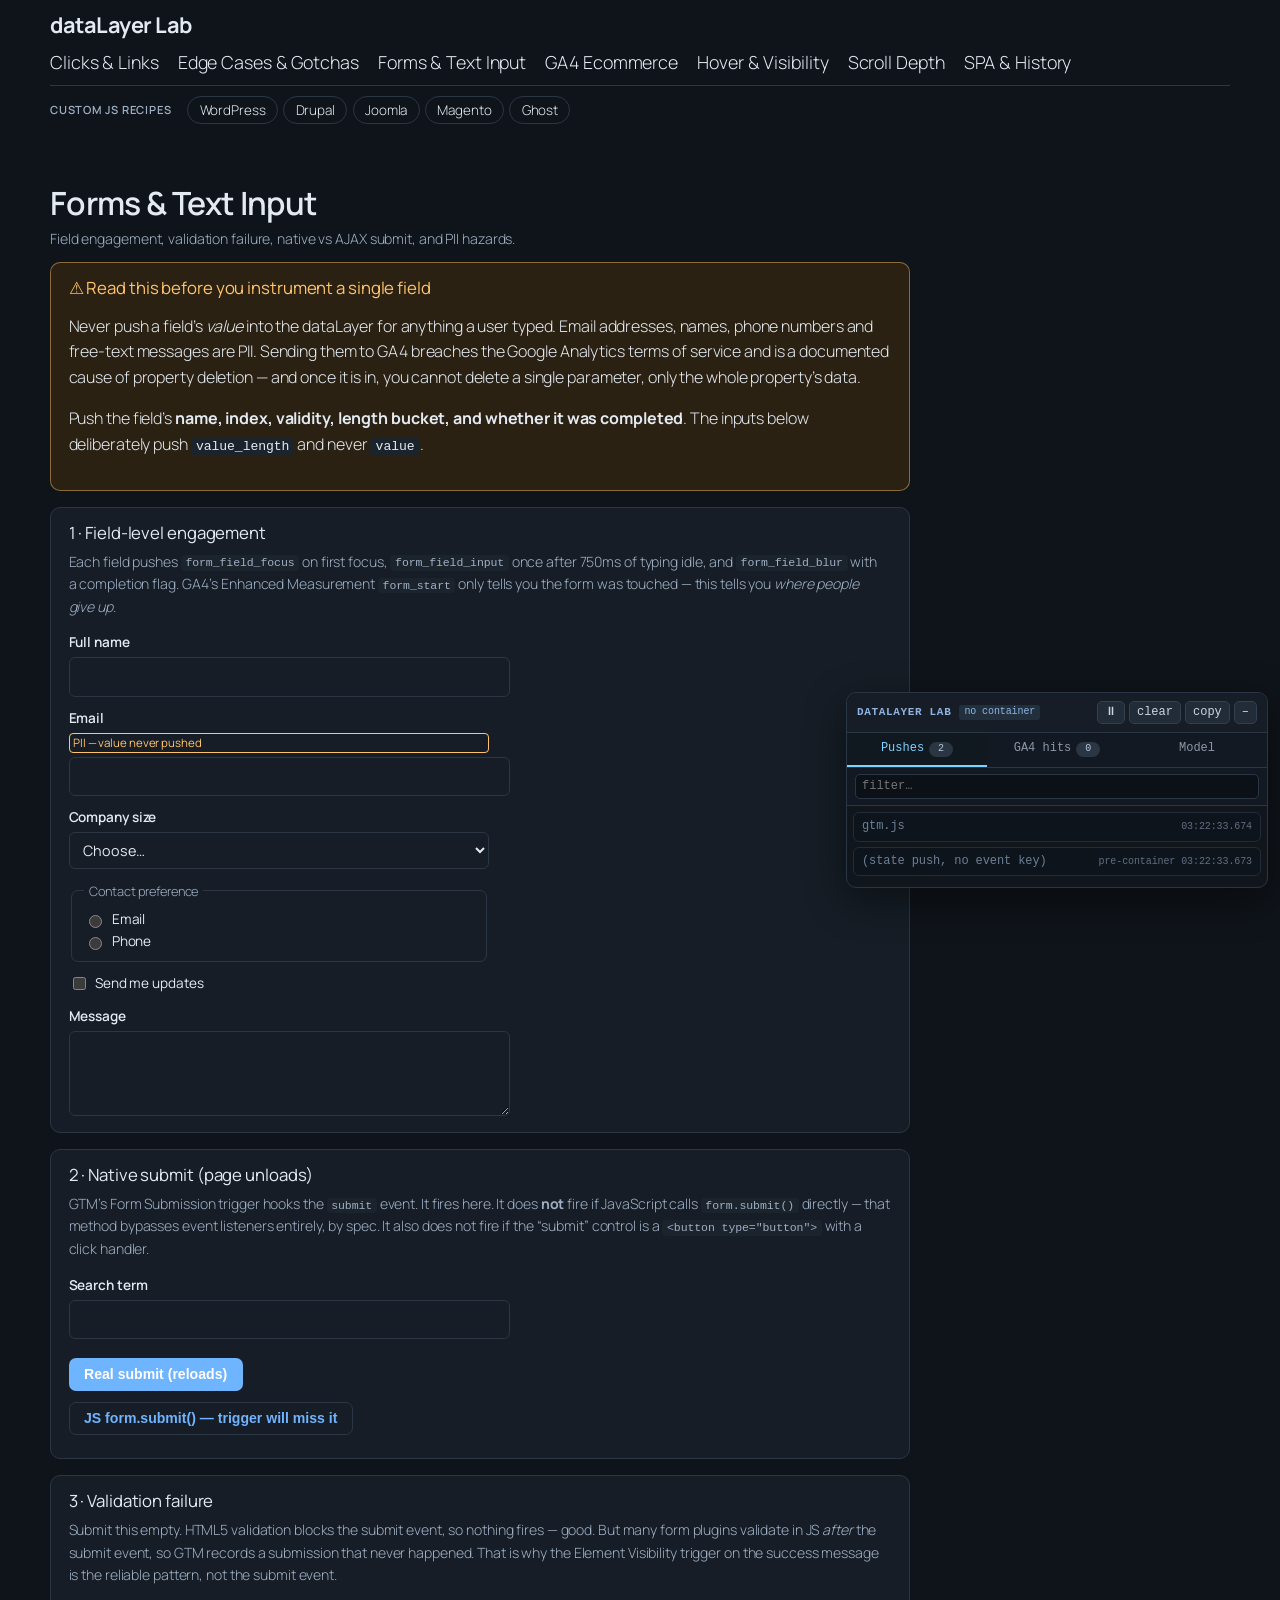
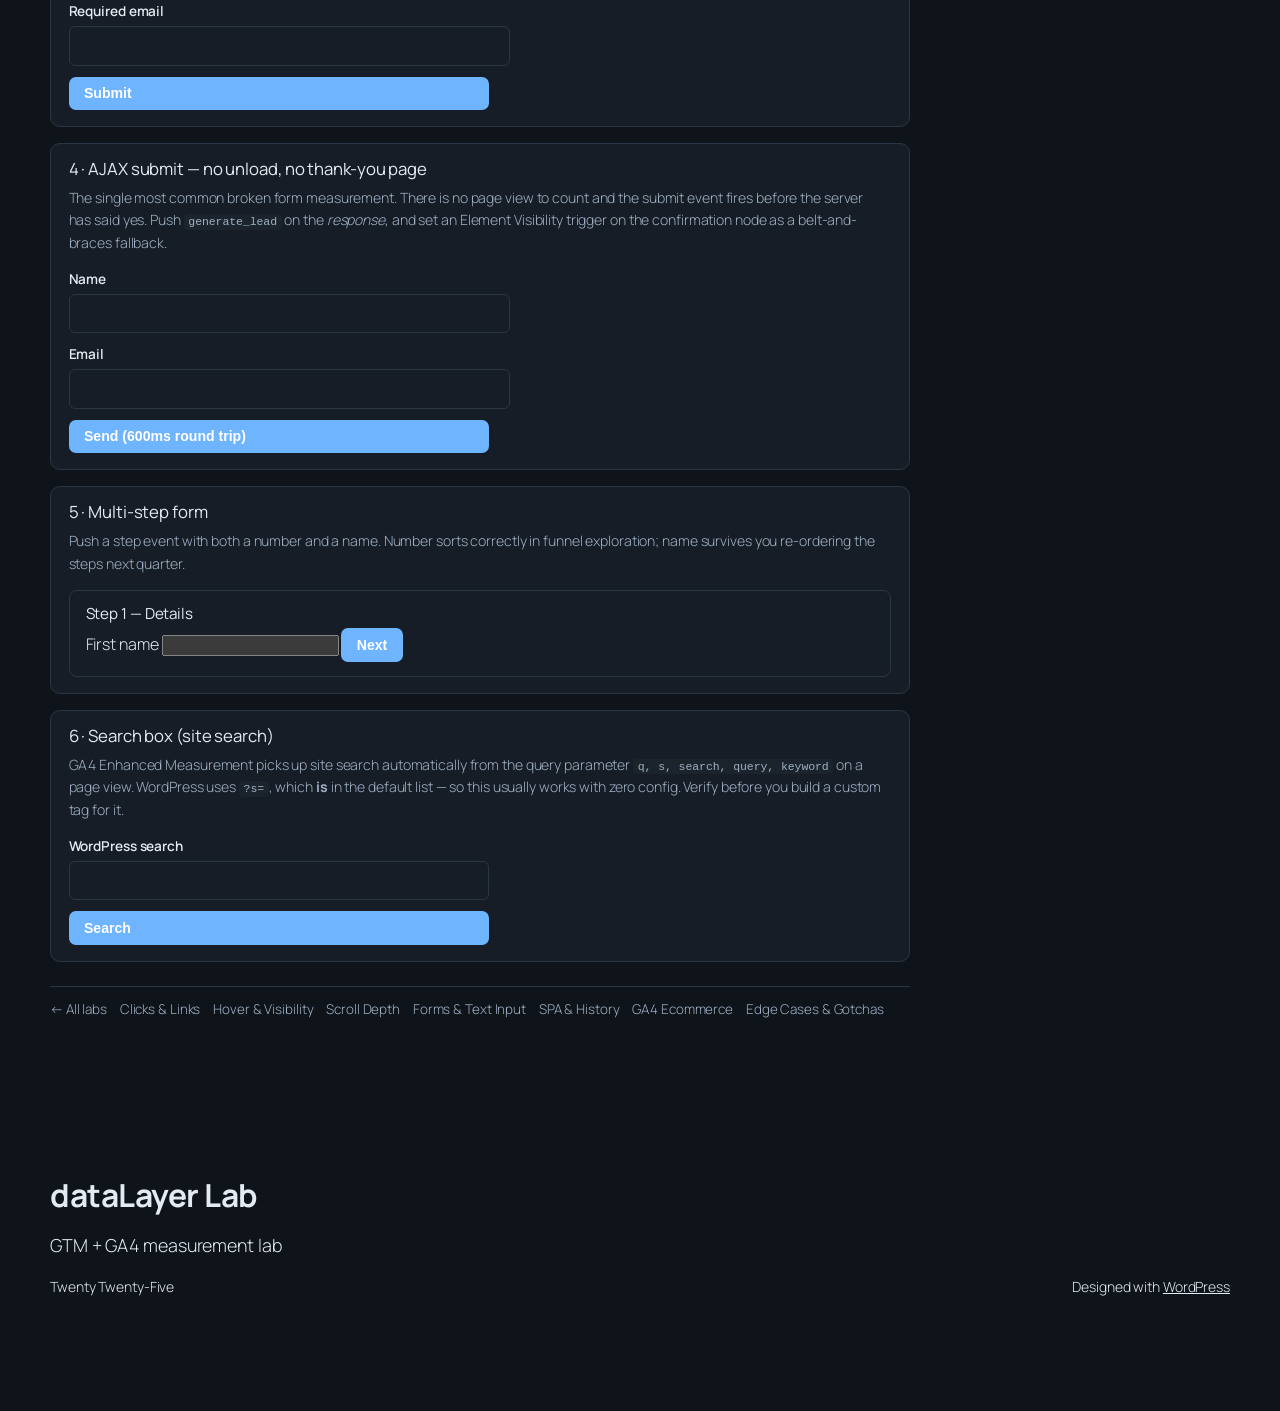
<file: docs/lab-forms/index.html>
<!DOCTYPE html>
<html lang="en-US">
<head>
<meta name="robots" content="noindex, nofollow" />
	<meta charset="UTF-8" />
	<meta name="viewport" content="width=device-width, initial-scale=1" />
<meta name='robots' content='noindex, nofollow' />
<script>window.dataLayer = window.dataLayer || [];
window.dataLayer.push({"page":{"type":"page","title":"Forms &#038; Text Input &#8211; dataLayer Lab","path":"/lab-forms/","post_id":8,"template":"default","lang":"en-US","env":"local"},"user":{"logged_in":false,"role":"guest"},"lab":{"version":"1.0.0","container_id":"GTM-592T4DB3"}});</script>
<title>Forms &#038; Text Input &#8211; dataLayer Lab</title>


<script src="../wp-content/mu-plugins/gtm-lab/assets/inspector.js"></script>
<!-- Google Tag Manager -->
<script>(function(w,d,s,l,i){w[l]=w[l]||[];w[l].push({'gtm.start':
new Date().getTime(),event:'gtm.js'});var f=d.getElementsByTagName(s)[0],
j=d.createElement(s),dl=l!='dataLayer'?'&l='+l:'';j.async=true;j.src=
'https://www.googletagmanager.com/gtm.js?id='+i+dl+'';f.parentNode.insertBefore(j,f);
})(window,document,'script','dataLayer','GTM-592T4DB3');</script>
<!-- End Google Tag Manager -->
		

<style id='wp-img-auto-sizes-contain-inline-css'>
img:is([sizes=auto i],[sizes^="auto," i]){contain-intrinsic-size:3000px 1500px}
/*# sourceURL=wp-img-auto-sizes-contain-inline-css */
</style>
<style id='wp-block-site-title-inline-css'>
.wp-block-site-title{
  box-sizing:border-box;
}
.wp-block-site-title :where(a){
  color:inherit;
  font-family:inherit;
  font-size:inherit;
  font-style:inherit;
  font-weight:inherit;
  letter-spacing:inherit;
  line-height:inherit;
  text-decoration:inherit;
}
/*# sourceURL=../wp-includes/blocks/site-title/style.css */
</style>
<style id='wp-block-page-list-inline-css'>
.wp-block-navigation .wp-block-page-list{
  align-items:var(--navigation-layout-align, initial);
  background-color:inherit;
  display:flex;
  flex-direction:var(--navigation-layout-direction, initial);
  flex-wrap:var(--navigation-layout-wrap, wrap);
  justify-content:var(--navigation-layout-justify, initial);
}
.wp-block-navigation .wp-block-navigation-item{
  background-color:inherit;
}

.wp-block-page-list{
  box-sizing:border-box;
}
/*# sourceURL=../wp-includes/blocks/page-list/style.css */
</style>
<style id='wp-block-navigation-inline-css'>
.wp-block-navigation{
  position:relative;
}
.wp-block-navigation ul{
  margin-bottom:0;
  margin-left:0;
  margin-top:0;
  padding-left:0;
}
.wp-block-navigation ul,.wp-block-navigation ul li{
  list-style:none;
  padding:0;
}
.wp-block-navigation .wp-block-navigation-item{
  align-items:center;
  background-color:inherit;
  display:flex;
  position:relative;
}
.wp-block-navigation .wp-block-navigation-item .wp-block-navigation__submenu-container:empty{
  display:none;
}
.wp-block-navigation .wp-block-navigation-item__content{
  display:block;
  z-index:1;
}
.wp-block-navigation .wp-block-navigation-item__content.wp-block-navigation-item__content{
  color:inherit;
}
.wp-block-navigation.has-text-decoration-underline .wp-block-navigation-item__content,.wp-block-navigation.has-text-decoration-underline .wp-block-navigation-item__content:active,.wp-block-navigation.has-text-decoration-underline .wp-block-navigation-item__content:focus{
  text-decoration:underline;
}
.wp-block-navigation.has-text-decoration-line-through .wp-block-navigation-item__content,.wp-block-navigation.has-text-decoration-line-through .wp-block-navigation-item__content:active,.wp-block-navigation.has-text-decoration-line-through .wp-block-navigation-item__content:focus{
  text-decoration:line-through;
}
.wp-block-navigation :where(a),.wp-block-navigation :where(a:active),.wp-block-navigation :where(a:focus){
  text-decoration:none;
}
.wp-block-navigation .wp-block-navigation__submenu-icon{
  align-self:center;
  background-color:inherit;
  border:none;
  color:currentColor;
  display:inline-block;
  font-size:inherit;
  height:.6em;
  line-height:0;
  margin-left:.25em;
  padding:0;
  width:.6em;
}
.wp-block-navigation .wp-block-navigation__submenu-icon svg{
  display:inline-block;
  stroke:currentColor;
  height:inherit;
  margin-top:.075em;
  width:inherit;
}
.wp-block-navigation{
  --navigation-layout-justification-setting:flex-start;
  --navigation-layout-direction:row;
  --navigation-layout-wrap:wrap;
  --navigation-layout-justify:flex-start;
  --navigation-layout-align:center;
}
.wp-block-navigation.is-vertical{
  --navigation-layout-direction:column;
  --navigation-layout-justify:initial;
  --navigation-layout-align:flex-start;
}
.wp-block-navigation.no-wrap{
  --navigation-layout-wrap:nowrap;
}
.wp-block-navigation.items-justified-center{
  --navigation-layout-justification-setting:center;
  --navigation-layout-justify:center;
}
.wp-block-navigation.items-justified-center.is-vertical{
  --navigation-layout-align:center;
}
.wp-block-navigation.items-justified-right{
  --navigation-layout-justification-setting:flex-end;
  --navigation-layout-justify:flex-end;
}
.wp-block-navigation.items-justified-right.is-vertical{
  --navigation-layout-align:flex-end;
}
.wp-block-navigation.items-justified-space-between{
  --navigation-layout-justification-setting:space-between;
  --navigation-layout-justify:space-between;
}

.wp-block-navigation .has-child .wp-block-navigation__submenu-container{
  align-items:normal;
  background-color:inherit;
  color:inherit;
  display:flex;
  flex-direction:column;
  opacity:0;
  position:absolute;
  z-index:2;
}
@media not (prefers-reduced-motion){
  .wp-block-navigation .has-child .wp-block-navigation__submenu-container{
    transition:opacity .1s linear;
  }
}
.wp-block-navigation .has-child .wp-block-navigation__submenu-container{
  height:0;
  overflow:hidden;
  visibility:hidden;
  width:0;
}
.wp-block-navigation .has-child .wp-block-navigation__submenu-container>.wp-block-navigation-item>.wp-block-navigation-item__content{
  display:flex;
  flex-grow:1;
  padding:.5em 1em;
}
.wp-block-navigation .has-child .wp-block-navigation__submenu-container>.wp-block-navigation-item>.wp-block-navigation-item__content .wp-block-navigation__submenu-icon{
  margin-left:auto;
  margin-right:0;
}
.wp-block-navigation .has-child .wp-block-navigation__submenu-container .wp-block-navigation-item__content{
  margin:0;
}
.wp-block-navigation .has-child .wp-block-navigation__submenu-container{
  left:-1px;
  top:100%;
}
@media (min-width:782px){
  .wp-block-navigation .has-child .wp-block-navigation__submenu-container .wp-block-navigation__submenu-container{
    left:100%;
    top:-1px;
  }
  .wp-block-navigation .has-child .wp-block-navigation__submenu-container .wp-block-navigation__submenu-container:before{
    background:#0000;
    content:"";
    display:block;
    height:100%;
    position:absolute;
    right:100%;
    width:.5em;
  }
  .wp-block-navigation .has-child .wp-block-navigation__submenu-container .wp-block-navigation__submenu-icon{
    margin-right:.25em;
  }
  .wp-block-navigation .has-child .wp-block-navigation__submenu-container .wp-block-navigation__submenu-icon svg{
    transform:rotate(-90deg);
  }
}
.wp-block-navigation .has-child .wp-block-navigation-submenu__toggle[aria-expanded=true]~.wp-block-navigation__submenu-container,.wp-block-navigation .has-child:not(.open-on-click):hover>.wp-block-navigation__submenu-container,.wp-block-navigation .has-child:not(.open-on-click):not(.open-on-hover-click):focus-within>.wp-block-navigation__submenu-container{
  height:auto;
  min-width:200px;
  opacity:1;
  overflow:visible;
  visibility:visible;
  width:auto;
}

.wp-block-navigation.has-background .has-child .wp-block-navigation__submenu-container{
  left:0;
  top:100%;
}
@media (min-width:782px){
  .wp-block-navigation.has-background .has-child .wp-block-navigation__submenu-container .wp-block-navigation__submenu-container{
    left:100%;
    top:0;
  }
}

.wp-block-navigation-submenu{
  display:flex;
  position:relative;
}
.wp-block-navigation-submenu .wp-block-navigation__submenu-icon svg{
  stroke:currentColor;
}

button.wp-block-navigation-item__content{
  background-color:initial;
  border:none;
  color:currentColor;
  font-family:inherit;
  font-size:inherit;
  font-style:inherit;
  font-weight:inherit;
  letter-spacing:inherit;
  line-height:inherit;
  text-align:left;
  text-transform:inherit;
}

.wp-block-navigation-submenu__toggle{
  cursor:pointer;
}
.wp-block-navigation-submenu__toggle[aria-expanded=true]+.wp-block-navigation__submenu-icon>svg,.wp-block-navigation-submenu__toggle[aria-expanded=true]>svg{
  transform:rotate(180deg);
}

.wp-block-navigation-item.open-on-click .wp-block-navigation-submenu__toggle{
  padding-left:0;
  padding-right:.85em;
}
.wp-block-navigation-item.open-on-click .wp-block-navigation-submenu__toggle+.wp-block-navigation__submenu-icon{
  margin-left:-.6em;
  pointer-events:none;
}

.wp-block-navigation-item.open-on-click button.wp-block-navigation-item__content:not(.wp-block-navigation-submenu__toggle){
  padding:0;
}
.wp-block-navigation .wp-block-page-list,.wp-block-navigation__container,.wp-block-navigation__responsive-close,.wp-block-navigation__responsive-container,.wp-block-navigation__responsive-container-content,.wp-block-navigation__responsive-dialog{
  gap:inherit;
}
:where(.wp-block-navigation.has-background .wp-block-navigation-item a:not(.wp-element-button)),:where(.wp-block-navigation.has-background .wp-block-navigation-submenu a:not(.wp-element-button)){
  padding:.5em 1em;
}

:where(.wp-block-navigation .wp-block-navigation__submenu-container .wp-block-navigation-item a:not(.wp-element-button)),:where(.wp-block-navigation .wp-block-navigation__submenu-container .wp-block-navigation-submenu a:not(.wp-element-button)),:where(.wp-block-navigation .wp-block-navigation__submenu-container .wp-block-navigation-submenu button.wp-block-navigation-item__content),:where(.wp-block-navigation .wp-block-navigation__submenu-container .wp-block-pages-list__item button.wp-block-navigation-item__content){
  padding:.5em 1em;
}
.wp-block-navigation.items-justified-right .wp-block-navigation__container .has-child .wp-block-navigation__submenu-container,.wp-block-navigation.items-justified-right .wp-block-page-list>.has-child .wp-block-navigation__submenu-container,.wp-block-navigation.items-justified-space-between .wp-block-page-list>.has-child:last-child .wp-block-navigation__submenu-container,.wp-block-navigation.items-justified-space-between>.wp-block-navigation__container>.has-child:last-child .wp-block-navigation__submenu-container{
  left:auto;
  right:0;
}
.wp-block-navigation.items-justified-right .wp-block-navigation__container .has-child .wp-block-navigation__submenu-container .wp-block-navigation__submenu-container,.wp-block-navigation.items-justified-right .wp-block-page-list>.has-child .wp-block-navigation__submenu-container .wp-block-navigation__submenu-container,.wp-block-navigation.items-justified-space-between .wp-block-page-list>.has-child:last-child .wp-block-navigation__submenu-container .wp-block-navigation__submenu-container,.wp-block-navigation.items-justified-space-between>.wp-block-navigation__container>.has-child:last-child .wp-block-navigation__submenu-container .wp-block-navigation__submenu-container{
  left:-1px;
  right:-1px;
}
@media (min-width:782px){
  .wp-block-navigation.items-justified-right .wp-block-navigation__container .has-child .wp-block-navigation__submenu-container .wp-block-navigation__submenu-container,.wp-block-navigation.items-justified-right .wp-block-page-list>.has-child .wp-block-navigation__submenu-container .wp-block-navigation__submenu-container,.wp-block-navigation.items-justified-space-between .wp-block-page-list>.has-child:last-child .wp-block-navigation__submenu-container .wp-block-navigation__submenu-container,.wp-block-navigation.items-justified-space-between>.wp-block-navigation__container>.has-child:last-child .wp-block-navigation__submenu-container .wp-block-navigation__submenu-container{
    left:auto;
    right:100%;
  }
}

.wp-block-navigation:not(.has-background) .wp-block-navigation__submenu-container{
  background-color:#fff;
  border:1px solid #00000026;
}

.wp-block-navigation.has-background .wp-block-navigation__submenu-container{
  background-color:inherit;
}

.wp-block-navigation:not(.has-text-color) .wp-block-navigation__submenu-container{
  color:#000;
}

.wp-block-navigation__container{
  align-items:var(--navigation-layout-align, initial);
  display:flex;
  flex-direction:var(--navigation-layout-direction, initial);
  flex-wrap:var(--navigation-layout-wrap, wrap);
  justify-content:var(--navigation-layout-justify, initial);
  list-style:none;
  margin:0;
  padding-left:0;
}
.wp-block-navigation__container .is-responsive{
  display:none;
}

.wp-block-navigation__container:only-child,.wp-block-page-list:only-child{
  flex-grow:1;
}
@keyframes overlay-menu__fade-in-animation{
  0%{
    opacity:0;
    transform:translateY(.5em);
  }
  to{
    opacity:1;
    transform:translateY(0);
  }
}
.wp-block-navigation__responsive-container{
  bottom:0;
  display:none;
  left:0;
  position:fixed;
  right:0;
  top:0;
}
.wp-block-navigation__responsive-container :where(.wp-block-navigation-item a){
  color:inherit;
}
.wp-block-navigation__responsive-container .wp-block-navigation__responsive-container-content{
  align-items:var(--navigation-layout-align, initial);
  display:flex;
  flex-direction:var(--navigation-layout-direction, initial);
  flex-wrap:var(--navigation-layout-wrap, wrap);
  justify-content:var(--navigation-layout-justify, initial);
}
.wp-block-navigation__responsive-container:not(.is-menu-open.is-menu-open){
  background-color:inherit !important;
  color:inherit !important;
}
.wp-block-navigation__responsive-container.is-menu-open{
  background-color:inherit;
  display:flex;
  flex-direction:column;
}
@media not (prefers-reduced-motion){
  .wp-block-navigation__responsive-container.is-menu-open{
    animation:overlay-menu__fade-in-animation .1s ease-out;
    animation-fill-mode:forwards;
  }
}
.wp-block-navigation__responsive-container.is-menu-open{
  overflow:auto;
  padding:clamp(1rem, var(--wp--style--root--padding-top), 20rem) clamp(1rem, var(--wp--style--root--padding-right), 20rem) clamp(1rem, var(--wp--style--root--padding-bottom), 20rem) clamp(1rem, var(--wp--style--root--padding-left), 20rem);
  z-index:100000;
}
.wp-block-navigation__responsive-container.is-menu-open .wp-block-navigation__responsive-container-content{
  align-items:var(--navigation-layout-justification-setting, inherit);
  display:flex;
  flex-direction:column;
  flex-wrap:nowrap;
  overflow:visible;
  padding-top:calc(2rem + 24px);
}
.wp-block-navigation__responsive-container.is-menu-open .wp-block-navigation__responsive-container-content,.wp-block-navigation__responsive-container.is-menu-open .wp-block-navigation__responsive-container-content .wp-block-navigation__container,.wp-block-navigation__responsive-container.is-menu-open .wp-block-navigation__responsive-container-content .wp-block-page-list{
  justify-content:flex-start;
}
.wp-block-navigation__responsive-container.is-menu-open .wp-block-navigation__responsive-container-content .wp-block-navigation__submenu-icon{
  display:none;
}
.wp-block-navigation__responsive-container.is-menu-open .wp-block-navigation__responsive-container-content .has-child .wp-block-navigation__submenu-container{
  border:none;
  height:auto;
  min-width:200px;
  opacity:1;
  overflow:initial;
  padding-left:2rem;
  padding-right:2rem;
  position:static;
  visibility:visible;
  width:auto;
}
.wp-block-navigation__responsive-container.is-menu-open .wp-block-navigation__responsive-container-content .wp-block-navigation__container,.wp-block-navigation__responsive-container.is-menu-open .wp-block-navigation__responsive-container-content .wp-block-navigation__submenu-container{
  gap:inherit;
}
.wp-block-navigation__responsive-container.is-menu-open .wp-block-navigation__responsive-container-content .wp-block-navigation__submenu-container{
  padding-top:var(--wp--style--block-gap, 2em);
}
.wp-block-navigation__responsive-container.is-menu-open .wp-block-navigation__responsive-container-content .wp-block-navigation-item__content{
  padding:0;
}
.wp-block-navigation__responsive-container.is-menu-open .wp-block-navigation__responsive-container-content .wp-block-navigation-item,.wp-block-navigation__responsive-container.is-menu-open .wp-block-navigation__responsive-container-content .wp-block-navigation__container,.wp-block-navigation__responsive-container.is-menu-open .wp-block-navigation__responsive-container-content .wp-block-page-list{
  align-items:var(--navigation-layout-justification-setting, initial);
  display:flex;
  flex-direction:column;
}
.wp-block-navigation__responsive-container.is-menu-open .wp-block-navigation-item,.wp-block-navigation__responsive-container.is-menu-open .wp-block-navigation-item .wp-block-navigation__submenu-container,.wp-block-navigation__responsive-container.is-menu-open .wp-block-navigation__container,.wp-block-navigation__responsive-container.is-menu-open .wp-block-page-list{
  background:#0000 !important;
  color:inherit !important;
}
.wp-block-navigation__responsive-container.is-menu-open .wp-block-navigation__submenu-container.wp-block-navigation__submenu-container.wp-block-navigation__submenu-container.wp-block-navigation__submenu-container{
  left:auto;
  right:auto;
}
@media (min-width:600px){
  .wp-block-navigation__responsive-container:not(.hidden-by-default):not(.is-menu-open){
    background-color:inherit;
    display:block;
    position:relative;
    width:100%;
    z-index:auto;
  }
  .wp-block-navigation__responsive-container:not(.hidden-by-default):not(.is-menu-open) .wp-block-navigation__responsive-container-close{
    display:none;
  }
  .wp-block-navigation__responsive-container.is-menu-open .wp-block-navigation__submenu-container.wp-block-navigation__submenu-container.wp-block-navigation__submenu-container.wp-block-navigation__submenu-container{
    left:0;
  }
}

.wp-block-navigation:not(.has-background) .wp-block-navigation__responsive-container.is-menu-open{
  background-color:#fff;
}

.wp-block-navigation:not(.has-text-color) .wp-block-navigation__responsive-container.is-menu-open{
  color:#000;
}

.wp-block-navigation__toggle_button_label{
  font-size:1rem;
  font-weight:700;
}

.wp-block-navigation__responsive-container-close,.wp-block-navigation__responsive-container-open{
  background:#0000;
  border:none;
  color:currentColor;
  cursor:pointer;
  margin:0;
  padding:0;
  text-transform:inherit;
  vertical-align:middle;
}
.wp-block-navigation__responsive-container-close svg,.wp-block-navigation__responsive-container-open svg{
  fill:currentColor;
  display:block;
  height:24px;
  pointer-events:none;
  width:24px;
}

.wp-block-navigation__responsive-container-open{
  display:flex;
}
.wp-block-navigation__responsive-container-open.wp-block-navigation__responsive-container-open.wp-block-navigation__responsive-container-open{
  font-family:inherit;
  font-size:inherit;
  font-weight:inherit;
}
@media (min-width:600px){
  .wp-block-navigation__responsive-container-open:not(.always-shown){
    display:none;
  }
}

.wp-block-navigation__responsive-container-close{
  position:absolute;
  right:0;
  top:0;
  z-index:2;
}
.wp-block-navigation__responsive-container-close.wp-block-navigation__responsive-container-close.wp-block-navigation__responsive-container-close{
  font-family:inherit;
  font-size:inherit;
  font-weight:inherit;
}

.wp-block-navigation__responsive-close{
  width:100%;
}
.has-modal-open .wp-block-navigation__responsive-close{
  margin-left:auto;
  margin-right:auto;
  max-width:var(--wp--style--global--wide-size, 100%);
}
.wp-block-navigation__responsive-close:focus{
  outline:none;
}

.is-menu-open .wp-block-navigation__responsive-close,.is-menu-open .wp-block-navigation__responsive-container-content,.is-menu-open .wp-block-navigation__responsive-dialog{
  box-sizing:border-box;
}

.wp-block-navigation__responsive-dialog{
  position:relative;
}

.has-modal-open .admin-bar .is-menu-open .wp-block-navigation__responsive-dialog{
  margin-top:46px;
}
@media (min-width:782px){
  .has-modal-open .admin-bar .is-menu-open .wp-block-navigation__responsive-dialog{
    margin-top:32px;
  }
}

html.has-modal-open{
  overflow:hidden;
}
/*# sourceURL=../wp-includes/blocks/navigation/style.css */
</style>
<style id='wp-block-group-inline-css'>
.wp-block-group{
  box-sizing:border-box;
}

:where(.wp-block-group.wp-block-group-is-layout-constrained){
  position:relative;
}
/*# sourceURL=../wp-includes/blocks/group/style.css */
</style>
<style id='wp-block-post-title-inline-css'>
.wp-block-post-title{
  box-sizing:border-box;
  word-break:break-word;
}
.wp-block-post-title :where(a){
  display:inline-block;
  font-family:inherit;
  font-size:inherit;
  font-style:inherit;
  font-weight:inherit;
  letter-spacing:inherit;
  line-height:inherit;
  text-decoration:inherit;
}
/*# sourceURL=../wp-includes/blocks/post-title/style.css */
</style>
<style id='wp-block-post-content-inline-css'>
.wp-block-post-content{
  display:flow-root;
}
/*# sourceURL=../wp-includes/blocks/post-content/style.css */
</style>
<style id='wp-block-site-tagline-inline-css'>
.wp-block-site-tagline{
  box-sizing:border-box;
}
/*# sourceURL=../wp-includes/blocks/site-tagline/style.css */
</style>
<style id='wp-block-spacer-inline-css'>
.wp-block-spacer{
  clear:both;
}
/*# sourceURL=../wp-includes/blocks/spacer/style.css */
</style>
<style id='wp-block-columns-inline-css'>
.wp-block-columns{
  box-sizing:border-box;
  display:flex;
  flex-wrap:wrap !important;
}
@media (min-width:782px){
  .wp-block-columns{
    flex-wrap:nowrap !important;
  }
}
.wp-block-columns{
  align-items:normal !important;
}
.wp-block-columns.are-vertically-aligned-top{
  align-items:flex-start;
}
.wp-block-columns.are-vertically-aligned-center{
  align-items:center;
}
.wp-block-columns.are-vertically-aligned-bottom{
  align-items:flex-end;
}
@media (max-width:781px){
  .wp-block-columns:not(.is-not-stacked-on-mobile)>.wp-block-column{
    flex-basis:100% !important;
  }
}
@media (min-width:782px){
  .wp-block-columns:not(.is-not-stacked-on-mobile)>.wp-block-column{
    flex-basis:0;
    flex-grow:1;
  }
  .wp-block-columns:not(.is-not-stacked-on-mobile)>.wp-block-column[style*=flex-basis]{
    flex-grow:0;
  }
}
.wp-block-columns.is-not-stacked-on-mobile{
  flex-wrap:nowrap !important;
}
.wp-block-columns.is-not-stacked-on-mobile>.wp-block-column{
  flex-basis:0;
  flex-grow:1;
}
.wp-block-columns.is-not-stacked-on-mobile>.wp-block-column[style*=flex-basis]{
  flex-grow:0;
}

:where(.wp-block-columns){
  margin-bottom:1.75em;
}

:where(.wp-block-columns.has-background){
  padding:1.25em 2.375em;
}

.wp-block-column{
  flex-grow:1;
  min-width:0;
  overflow-wrap:break-word;
  word-break:break-word;
}
.wp-block-column.is-vertically-aligned-top{
  align-self:flex-start;
}
.wp-block-column.is-vertically-aligned-center{
  align-self:center;
}
.wp-block-column.is-vertically-aligned-bottom{
  align-self:flex-end;
}
.wp-block-column.is-vertically-aligned-stretch{
  align-self:stretch;
}
.wp-block-column.is-vertically-aligned-bottom,.wp-block-column.is-vertically-aligned-center,.wp-block-column.is-vertically-aligned-top{
  width:100%;
}
/*# sourceURL=../wp-includes/blocks/columns/style.css */
</style>
<style id='wp-block-navigation-link-inline-css'>
.wp-block-navigation .wp-block-navigation-item__label{
  overflow-wrap:break-word;
}
.wp-block-navigation .wp-block-navigation-item__description{
  display:none;
}

.link-ui-tools{
  outline:1px solid #f0f0f0;
  padding:8px;
}

.link-ui-block-inserter{
  padding-top:8px;
}

.link-ui-block-inserter__back{
  margin-left:8px;
  text-transform:uppercase;
}
/*# sourceURL=../wp-includes/blocks/navigation-link/style.css */
</style>
<style id='wp-block-paragraph-inline-css'>
.is-small-text{
  font-size:.875em;
}

.is-regular-text{
  font-size:1em;
}

.is-large-text{
  font-size:2.25em;
}

.is-larger-text{
  font-size:3em;
}

.has-drop-cap:not(:focus):first-letter{
  float:left;
  font-size:8.4em;
  font-style:normal;
  font-weight:100;
  line-height:.68;
  margin:.05em .1em 0 0;
  text-transform:uppercase;
}

body.rtl .has-drop-cap:not(:focus):first-letter{
  float:none;
  margin-left:.1em;
}

p.has-drop-cap.has-background{
  overflow:hidden;
}

:root :where(p.has-background){
  padding:1.25em 2.375em;
}

:where(p.has-text-color:not(.has-link-color)) a{
  color:inherit;
}

p.has-text-align-left[style*="writing-mode:vertical-lr"],p.has-text-align-right[style*="writing-mode:vertical-rl"]{
  rotate:180deg;
}
/*# sourceURL=../wp-includes/blocks/paragraph/style.css */
</style>
<style id='wp-emoji-styles-inline-css'>

	img.wp-smiley, img.emoji {
		display: inline !important;
		border: none !important;
		box-shadow: none !important;
		height: 1em !important;
		width: 1em !important;
		margin: 0 0.07em !important;
		vertical-align: -0.1em !important;
		background: none !important;
		padding: 0 !important;
	}
/*# sourceURL=wp-emoji-styles-inline-css */
</style>
<style id='wp-block-library-inline-css'>
:root{
  --wp-block-synced-color:#7a00df;
  --wp-block-synced-color--rgb:122, 0, 223;
  --wp-bound-block-color:var(--wp-block-synced-color);
  --wp-editor-canvas-background:#ddd;
  --wp-admin-theme-color:#007cba;
  --wp-admin-theme-color--rgb:0, 124, 186;
  --wp-admin-theme-color-darker-10:#006ba1;
  --wp-admin-theme-color-darker-10--rgb:0, 107, 160.5;
  --wp-admin-theme-color-darker-20:#005a87;
  --wp-admin-theme-color-darker-20--rgb:0, 90, 135;
  --wp-admin-border-width-focus:2px;
}
@media (min-resolution:192dpi){
  :root{
    --wp-admin-border-width-focus:1.5px;
  }
}
.wp-element-button{
  cursor:pointer;
}

:root .has-very-light-gray-background-color{
  background-color:#eee;
}
:root .has-very-dark-gray-background-color{
  background-color:#313131;
}
:root .has-very-light-gray-color{
  color:#eee;
}
:root .has-very-dark-gray-color{
  color:#313131;
}
:root .has-vivid-green-cyan-to-vivid-cyan-blue-gradient-background{
  background:linear-gradient(135deg, #00d084, #0693e3);
}
:root .has-purple-crush-gradient-background{
  background:linear-gradient(135deg, #34e2e4, #4721fb 50%, #ab1dfe);
}
:root .has-hazy-dawn-gradient-background{
  background:linear-gradient(135deg, #faaca8, #dad0ec);
}
:root .has-subdued-olive-gradient-background{
  background:linear-gradient(135deg, #fafae1, #67a671);
}
:root .has-atomic-cream-gradient-background{
  background:linear-gradient(135deg, #fdd79a, #004a59);
}
:root .has-nightshade-gradient-background{
  background:linear-gradient(135deg, #330968, #31cdcf);
}
:root .has-midnight-gradient-background{
  background:linear-gradient(135deg, #020381, #2874fc);
}
:root{
  --wp--preset--font-size--normal:16px;
  --wp--preset--font-size--huge:42px;
}

.has-regular-font-size{
  font-size:1em;
}

.has-larger-font-size{
  font-size:2.625em;
}

.has-normal-font-size{
  font-size:var(--wp--preset--font-size--normal);
}

.has-huge-font-size{
  font-size:var(--wp--preset--font-size--huge);
}

.has-text-align-center{
  text-align:center;
}

.has-text-align-left{
  text-align:left;
}

.has-text-align-right{
  text-align:right;
}

.has-fit-text{
  white-space:nowrap !important;
}

#end-resizable-editor-section{
  display:none;
}

.aligncenter{
  clear:both;
}

.items-justified-left{
  justify-content:flex-start;
}

.items-justified-center{
  justify-content:center;
}

.items-justified-right{
  justify-content:flex-end;
}

.items-justified-space-between{
  justify-content:space-between;
}

.screen-reader-text{
  border:0;
  clip-path:inset(50%);
  height:1px;
  margin:-1px;
  overflow:hidden;
  padding:0;
  position:absolute;
  width:1px;
  word-wrap:normal !important;
}

.screen-reader-text:focus{
  background-color:#ddd;
  clip-path:none;
  color:#444;
  display:block;
  font-size:1em;
  height:auto;
  left:5px;
  line-height:normal;
  padding:15px 23px 14px;
  text-decoration:none;
  top:5px;
  width:auto;
  z-index:100000;
}
html :where(.has-border-color){
  border-style:solid;
}

html :where([style*=border-top-color]){
  border-top-style:solid;
}

html :where([style*=border-right-color]){
  border-right-style:solid;
}

html :where([style*=border-bottom-color]){
  border-bottom-style:solid;
}

html :where([style*=border-left-color]){
  border-left-style:solid;
}

html :where([style*=border-width]){
  border-style:solid;
}

html :where([style*=border-top-width]){
  border-top-style:solid;
}

html :where([style*=border-right-width]){
  border-right-style:solid;
}

html :where([style*=border-bottom-width]){
  border-bottom-style:solid;
}

html :where([style*=border-left-width]){
  border-left-style:solid;
}
html :where(img[class*=wp-image-]){
  height:auto;
  max-width:100%;
}
:where(figure){
  margin:0 0 1em;
}

html :where(.is-position-sticky){
  --wp-admin--admin-bar--position-offset:var(--wp-admin--admin-bar--height, 0px);
}

@media screen and (max-width:600px){
  html :where(.is-position-sticky){
    --wp-admin--admin-bar--position-offset:0px;
  }
}
/*# sourceURL=/wp-includes/css/dist/block-library/common.css */
</style>
<style id='global-styles-inline-css'>
:root{--wp--preset--aspect-ratio--square: 1;--wp--preset--aspect-ratio--4-3: 4/3;--wp--preset--aspect-ratio--3-4: 3/4;--wp--preset--aspect-ratio--3-2: 3/2;--wp--preset--aspect-ratio--2-3: 2/3;--wp--preset--aspect-ratio--16-9: 16/9;--wp--preset--aspect-ratio--9-16: 9/16;--wp--preset--color--black: #000000;--wp--preset--color--cyan-bluish-gray: #abb8c3;--wp--preset--color--white: #ffffff;--wp--preset--color--pale-pink: #f78da7;--wp--preset--color--vivid-red: #cf2e2e;--wp--preset--color--luminous-vivid-orange: #ff6900;--wp--preset--color--luminous-vivid-amber: #fcb900;--wp--preset--color--light-green-cyan: #7bdcb5;--wp--preset--color--vivid-green-cyan: #00d084;--wp--preset--color--pale-cyan-blue: #8ed1fc;--wp--preset--color--vivid-cyan-blue: #0693e3;--wp--preset--color--vivid-purple: #9b51e0;--wp--preset--color--base: #FFFFFF;--wp--preset--color--contrast: #111111;--wp--preset--color--accent-1: #FFEE58;--wp--preset--color--accent-2: #F6CFF4;--wp--preset--color--accent-3: #503AA8;--wp--preset--color--accent-4: #686868;--wp--preset--color--accent-5: #FBFAF3;--wp--preset--color--accent-6: color-mix(in srgb, currentColor 20%, transparent);--wp--preset--gradient--vivid-cyan-blue-to-vivid-purple: linear-gradient(135deg,rgb(6,147,227) 0%,rgb(155,81,224) 100%);--wp--preset--gradient--light-green-cyan-to-vivid-green-cyan: linear-gradient(135deg,rgb(122,220,180) 0%,rgb(0,208,130) 100%);--wp--preset--gradient--luminous-vivid-amber-to-luminous-vivid-orange: linear-gradient(135deg,rgb(252,185,0) 0%,rgb(255,105,0) 100%);--wp--preset--gradient--luminous-vivid-orange-to-vivid-red: linear-gradient(135deg,rgb(255,105,0) 0%,rgb(207,46,46) 100%);--wp--preset--gradient--very-light-gray-to-cyan-bluish-gray: linear-gradient(135deg,rgb(238,238,238) 0%,rgb(169,184,195) 100%);--wp--preset--gradient--cool-to-warm-spectrum: linear-gradient(135deg,rgb(74,234,220) 0%,rgb(151,120,209) 20%,rgb(207,42,186) 40%,rgb(238,44,130) 60%,rgb(251,105,98) 80%,rgb(254,248,76) 100%);--wp--preset--gradient--blush-light-purple: linear-gradient(135deg,rgb(255,206,236) 0%,rgb(152,150,240) 100%);--wp--preset--gradient--blush-bordeaux: linear-gradient(135deg,rgb(254,205,165) 0%,rgb(254,45,45) 50%,rgb(107,0,62) 100%);--wp--preset--gradient--luminous-dusk: linear-gradient(135deg,rgb(255,203,112) 0%,rgb(199,81,192) 50%,rgb(65,88,208) 100%);--wp--preset--gradient--pale-ocean: linear-gradient(135deg,rgb(255,245,203) 0%,rgb(182,227,212) 50%,rgb(51,167,181) 100%);--wp--preset--gradient--electric-grass: linear-gradient(135deg,rgb(202,248,128) 0%,rgb(113,206,126) 100%);--wp--preset--gradient--midnight: linear-gradient(135deg,rgb(2,3,129) 0%,rgb(40,116,252) 100%);--wp--preset--font-size--small: 0.875rem;--wp--preset--font-size--medium: clamp(1rem, 1rem + ((1vw - 0.2rem) * 0.196), 1.125rem);--wp--preset--font-size--large: clamp(1.125rem, 1.125rem + ((1vw - 0.2rem) * 0.392), 1.375rem);--wp--preset--font-size--x-large: clamp(1.75rem, 1.75rem + ((1vw - 0.2rem) * 0.392), 2rem);--wp--preset--font-size--xx-large: clamp(2.15rem, 2.15rem + ((1vw - 0.2rem) * 1.333), 3rem);--wp--preset--font-family--manrope: Manrope, sans-serif;--wp--preset--font-family--fira-code: "Fira Code", monospace;--wp--preset--spacing--20: 10px;--wp--preset--spacing--30: 20px;--wp--preset--spacing--40: 30px;--wp--preset--spacing--50: clamp(30px, 5vw, 50px);--wp--preset--spacing--60: clamp(30px, 7vw, 70px);--wp--preset--spacing--70: clamp(50px, 7vw, 90px);--wp--preset--spacing--80: clamp(70px, 10vw, 140px);--wp--preset--shadow--natural: 6px 6px 9px rgba(0, 0, 0, 0.2);--wp--preset--shadow--deep: 12px 12px 50px rgba(0, 0, 0, 0.4);--wp--preset--shadow--sharp: 6px 6px 0px rgba(0, 0, 0, 0.2);--wp--preset--shadow--outlined: 6px 6px 0px -3px rgb(255, 255, 255), 6px 6px rgb(0, 0, 0);--wp--preset--shadow--crisp: 6px 6px 0px rgb(0, 0, 0);}:root { --wp--style--global--content-size: 645px;--wp--style--global--wide-size: 1340px; }:where(body) { margin: 0; }.wp-site-blocks { padding-top: var(--wp--style--root--padding-top); padding-bottom: var(--wp--style--root--padding-bottom); }.has-global-padding { padding-right: var(--wp--style--root--padding-right); padding-left: var(--wp--style--root--padding-left); }.has-global-padding > .alignfull { margin-right: calc(var(--wp--style--root--padding-right) * -1); margin-left: calc(var(--wp--style--root--padding-left) * -1); }.has-global-padding :where(:not(.alignfull.is-layout-flow) > .has-global-padding:not(.wp-block-block, .alignfull)) { padding-right: 0; padding-left: 0; }.has-global-padding :where(:not(.alignfull.is-layout-flow) > .has-global-padding:not(.wp-block-block, .alignfull)) > .alignfull { margin-left: 0; margin-right: 0; }.wp-site-blocks > .alignleft { float: left; margin-right: 2em; }.wp-site-blocks > .alignright { float: right; margin-left: 2em; }.wp-site-blocks > .aligncenter { justify-content: center; margin-left: auto; margin-right: auto; }:where(.wp-site-blocks) > * { margin-block-start: 1.2rem; margin-block-end: 0; }:where(.wp-site-blocks) > :first-child { margin-block-start: 0; }:where(.wp-site-blocks) > :last-child { margin-block-end: 0; }:root { --wp--style--block-gap: 1.2rem; }:root :where(.is-layout-flow) > :first-child{margin-block-start: 0;}:root :where(.is-layout-flow) > :last-child{margin-block-end: 0;}:root :where(.is-layout-flow) > *{margin-block-start: 1.2rem;margin-block-end: 0;}:root :where(.is-layout-constrained) > :first-child{margin-block-start: 0;}:root :where(.is-layout-constrained) > :last-child{margin-block-end: 0;}:root :where(.is-layout-constrained) > *{margin-block-start: 1.2rem;margin-block-end: 0;}:root :where(.is-layout-flex){gap: 1.2rem;}:root :where(.is-layout-grid){gap: 1.2rem;}.is-layout-flow > .alignleft{float: left;margin-inline-start: 0;margin-inline-end: 2em;}.is-layout-flow > .alignright{float: right;margin-inline-start: 2em;margin-inline-end: 0;}.is-layout-flow > .aligncenter{margin-left: auto !important;margin-right: auto !important;}.is-layout-constrained > .alignleft{float: left;margin-inline-start: 0;margin-inline-end: 2em;}.is-layout-constrained > .alignright{float: right;margin-inline-start: 2em;margin-inline-end: 0;}.is-layout-constrained > .aligncenter{margin-left: auto !important;margin-right: auto !important;}.is-layout-constrained > :where(:not(.alignleft):not(.alignright):not(.alignfull)){max-width: var(--wp--style--global--content-size);margin-left: auto !important;margin-right: auto !important;}.is-layout-constrained > .alignwide{max-width: var(--wp--style--global--wide-size);}body .is-layout-flex{display: flex;}.is-layout-flex{flex-wrap: wrap;align-items: center;}.is-layout-flex > :is(*, div){margin: 0;}body .is-layout-grid{display: grid;}.is-layout-grid > :is(*, div){margin: 0;}body{background-color: var(--wp--preset--color--base);color: var(--wp--preset--color--contrast);font-family: var(--wp--preset--font-family--manrope);font-size: var(--wp--preset--font-size--large);font-weight: 300;letter-spacing: -0.1px;line-height: 1.4;--wp--style--root--padding-top: 0px;--wp--style--root--padding-right: var(--wp--preset--spacing--50);--wp--style--root--padding-bottom: 0px;--wp--style--root--padding-left: var(--wp--preset--spacing--50);}a:where(:not(.wp-element-button)){color: currentColor;text-decoration: underline;}:root :where(a:where(:not(.wp-element-button)):hover){text-decoration: none;}h1, h2, h3, h4, h5, h6{font-weight: 400;letter-spacing: -0.1px;line-height: 1.125;}h1{font-size: var(--wp--preset--font-size--xx-large);}h2{font-size: var(--wp--preset--font-size--x-large);}h3{font-size: var(--wp--preset--font-size--large);}h4{font-size: var(--wp--preset--font-size--medium);}h5{font-size: var(--wp--preset--font-size--small);letter-spacing: 0.5px;}h6{font-size: var(--wp--preset--font-size--small);font-weight: 700;letter-spacing: 1.4px;text-transform: uppercase;}:root :where(.wp-element-button, .wp-block-button__link){background-color: var(--wp--preset--color--contrast);border-width: 0;color: var(--wp--preset--color--base);font-family: inherit;font-size: var(--wp--preset--font-size--medium);font-style: inherit;font-weight: inherit;letter-spacing: inherit;line-height: inherit;padding-top: 1rem;padding-right: 2.25rem;padding-bottom: 1rem;padding-left: 2.25rem;text-decoration: none;text-transform: inherit;}:root :where(.wp-element-button:hover, .wp-block-button__link:hover){background-color: color-mix(in srgb, var(--wp--preset--color--contrast) 85%, transparent);border-color: transparent;color: var(--wp--preset--color--base);}:root :where(.wp-element-button:focus, .wp-block-button__link:focus){outline-color: var(--wp--preset--color--accent-4);outline-offset: 2px;}:root :where(.wp-element-caption, .wp-block-audio figcaption, .wp-block-embed figcaption, .wp-block-gallery figcaption, .wp-block-image figcaption, .wp-block-table figcaption, .wp-block-video figcaption){font-size: var(--wp--preset--font-size--small);line-height: 1.4;}.has-black-color{color: var(--wp--preset--color--black) !important;}.has-cyan-bluish-gray-color{color: var(--wp--preset--color--cyan-bluish-gray) !important;}.has-white-color{color: var(--wp--preset--color--white) !important;}.has-pale-pink-color{color: var(--wp--preset--color--pale-pink) !important;}.has-vivid-red-color{color: var(--wp--preset--color--vivid-red) !important;}.has-luminous-vivid-orange-color{color: var(--wp--preset--color--luminous-vivid-orange) !important;}.has-luminous-vivid-amber-color{color: var(--wp--preset--color--luminous-vivid-amber) !important;}.has-light-green-cyan-color{color: var(--wp--preset--color--light-green-cyan) !important;}.has-vivid-green-cyan-color{color: var(--wp--preset--color--vivid-green-cyan) !important;}.has-pale-cyan-blue-color{color: var(--wp--preset--color--pale-cyan-blue) !important;}.has-vivid-cyan-blue-color{color: var(--wp--preset--color--vivid-cyan-blue) !important;}.has-vivid-purple-color{color: var(--wp--preset--color--vivid-purple) !important;}.has-base-color{color: var(--wp--preset--color--base) !important;}.has-contrast-color{color: var(--wp--preset--color--contrast) !important;}.has-accent-1-color{color: var(--wp--preset--color--accent-1) !important;}.has-accent-2-color{color: var(--wp--preset--color--accent-2) !important;}.has-accent-3-color{color: var(--wp--preset--color--accent-3) !important;}.has-accent-4-color{color: var(--wp--preset--color--accent-4) !important;}.has-accent-5-color{color: var(--wp--preset--color--accent-5) !important;}.has-accent-6-color{color: var(--wp--preset--color--accent-6) !important;}.has-black-background-color{background-color: var(--wp--preset--color--black) !important;}.has-cyan-bluish-gray-background-color{background-color: var(--wp--preset--color--cyan-bluish-gray) !important;}.has-white-background-color{background-color: var(--wp--preset--color--white) !important;}.has-pale-pink-background-color{background-color: var(--wp--preset--color--pale-pink) !important;}.has-vivid-red-background-color{background-color: var(--wp--preset--color--vivid-red) !important;}.has-luminous-vivid-orange-background-color{background-color: var(--wp--preset--color--luminous-vivid-orange) !important;}.has-luminous-vivid-amber-background-color{background-color: var(--wp--preset--color--luminous-vivid-amber) !important;}.has-light-green-cyan-background-color{background-color: var(--wp--preset--color--light-green-cyan) !important;}.has-vivid-green-cyan-background-color{background-color: var(--wp--preset--color--vivid-green-cyan) !important;}.has-pale-cyan-blue-background-color{background-color: var(--wp--preset--color--pale-cyan-blue) !important;}.has-vivid-cyan-blue-background-color{background-color: var(--wp--preset--color--vivid-cyan-blue) !important;}.has-vivid-purple-background-color{background-color: var(--wp--preset--color--vivid-purple) !important;}.has-base-background-color{background-color: var(--wp--preset--color--base) !important;}.has-contrast-background-color{background-color: var(--wp--preset--color--contrast) !important;}.has-accent-1-background-color{background-color: var(--wp--preset--color--accent-1) !important;}.has-accent-2-background-color{background-color: var(--wp--preset--color--accent-2) !important;}.has-accent-3-background-color{background-color: var(--wp--preset--color--accent-3) !important;}.has-accent-4-background-color{background-color: var(--wp--preset--color--accent-4) !important;}.has-accent-5-background-color{background-color: var(--wp--preset--color--accent-5) !important;}.has-accent-6-background-color{background-color: var(--wp--preset--color--accent-6) !important;}.has-black-border-color{border-color: var(--wp--preset--color--black) !important;}.has-cyan-bluish-gray-border-color{border-color: var(--wp--preset--color--cyan-bluish-gray) !important;}.has-white-border-color{border-color: var(--wp--preset--color--white) !important;}.has-pale-pink-border-color{border-color: var(--wp--preset--color--pale-pink) !important;}.has-vivid-red-border-color{border-color: var(--wp--preset--color--vivid-red) !important;}.has-luminous-vivid-orange-border-color{border-color: var(--wp--preset--color--luminous-vivid-orange) !important;}.has-luminous-vivid-amber-border-color{border-color: var(--wp--preset--color--luminous-vivid-amber) !important;}.has-light-green-cyan-border-color{border-color: var(--wp--preset--color--light-green-cyan) !important;}.has-vivid-green-cyan-border-color{border-color: var(--wp--preset--color--vivid-green-cyan) !important;}.has-pale-cyan-blue-border-color{border-color: var(--wp--preset--color--pale-cyan-blue) !important;}.has-vivid-cyan-blue-border-color{border-color: var(--wp--preset--color--vivid-cyan-blue) !important;}.has-vivid-purple-border-color{border-color: var(--wp--preset--color--vivid-purple) !important;}.has-base-border-color{border-color: var(--wp--preset--color--base) !important;}.has-contrast-border-color{border-color: var(--wp--preset--color--contrast) !important;}.has-accent-1-border-color{border-color: var(--wp--preset--color--accent-1) !important;}.has-accent-2-border-color{border-color: var(--wp--preset--color--accent-2) !important;}.has-accent-3-border-color{border-color: var(--wp--preset--color--accent-3) !important;}.has-accent-4-border-color{border-color: var(--wp--preset--color--accent-4) !important;}.has-accent-5-border-color{border-color: var(--wp--preset--color--accent-5) !important;}.has-accent-6-border-color{border-color: var(--wp--preset--color--accent-6) !important;}.has-vivid-cyan-blue-to-vivid-purple-gradient-background{background: var(--wp--preset--gradient--vivid-cyan-blue-to-vivid-purple) !important;}.has-light-green-cyan-to-vivid-green-cyan-gradient-background{background: var(--wp--preset--gradient--light-green-cyan-to-vivid-green-cyan) !important;}.has-luminous-vivid-amber-to-luminous-vivid-orange-gradient-background{background: var(--wp--preset--gradient--luminous-vivid-amber-to-luminous-vivid-orange) !important;}.has-luminous-vivid-orange-to-vivid-red-gradient-background{background: var(--wp--preset--gradient--luminous-vivid-orange-to-vivid-red) !important;}.has-very-light-gray-to-cyan-bluish-gray-gradient-background{background: var(--wp--preset--gradient--very-light-gray-to-cyan-bluish-gray) !important;}.has-cool-to-warm-spectrum-gradient-background{background: var(--wp--preset--gradient--cool-to-warm-spectrum) !important;}.has-blush-light-purple-gradient-background{background: var(--wp--preset--gradient--blush-light-purple) !important;}.has-blush-bordeaux-gradient-background{background: var(--wp--preset--gradient--blush-bordeaux) !important;}.has-luminous-dusk-gradient-background{background: var(--wp--preset--gradient--luminous-dusk) !important;}.has-pale-ocean-gradient-background{background: var(--wp--preset--gradient--pale-ocean) !important;}.has-electric-grass-gradient-background{background: var(--wp--preset--gradient--electric-grass) !important;}.has-midnight-gradient-background{background: var(--wp--preset--gradient--midnight) !important;}.has-small-font-size{font-size: var(--wp--preset--font-size--small) !important;}.has-medium-font-size{font-size: var(--wp--preset--font-size--medium) !important;}.has-large-font-size{font-size: var(--wp--preset--font-size--large) !important;}.has-x-large-font-size{font-size: var(--wp--preset--font-size--x-large) !important;}.has-xx-large-font-size{font-size: var(--wp--preset--font-size--xx-large) !important;}.has-manrope-font-family{font-family: var(--wp--preset--font-family--manrope) !important;}.has-fira-code-font-family{font-family: var(--wp--preset--font-family--fira-code) !important;}
:root :where(.wp-block-columns-is-layout-flow) > :first-child{margin-block-start: 0;}:root :where(.wp-block-columns-is-layout-flow) > :last-child{margin-block-end: 0;}:root :where(.wp-block-columns-is-layout-flow) > *{margin-block-start: var(--wp--preset--spacing--50);margin-block-end: 0;}:root :where(.wp-block-columns-is-layout-constrained) > :first-child{margin-block-start: 0;}:root :where(.wp-block-columns-is-layout-constrained) > :last-child{margin-block-end: 0;}:root :where(.wp-block-columns-is-layout-constrained) > *{margin-block-start: var(--wp--preset--spacing--50);margin-block-end: 0;}:root :where(.wp-block-columns-is-layout-flex){gap: var(--wp--preset--spacing--50);}:root :where(.wp-block-columns-is-layout-grid){gap: var(--wp--preset--spacing--50);}
:root :where(.wp-block-post-title a:where(:not(.wp-element-button))){text-decoration: none;}
:root :where(.wp-block-post-title a:where(:not(.wp-element-button)):hover){text-decoration: underline;}
:root :where(.wp-block-site-tagline){font-size: var(--wp--preset--font-size--medium);}
:root :where(.wp-block-site-title){font-weight: 700;letter-spacing: -.5px;}
:root :where(.wp-block-site-title a:where(:not(.wp-element-button))){text-decoration: none;}
:root :where(.wp-block-site-title a:where(:not(.wp-element-button)):hover){text-decoration: underline;}
:root :where(.wp-block-navigation){font-size: var(--wp--preset--font-size--medium);}
:root :where(.wp-block-navigation a:where(:not(.wp-element-button))){text-decoration: none;}
:root :where(.wp-block-navigation a:where(:not(.wp-element-button)):hover){text-decoration: underline;}
/*# sourceURL=global-styles-inline-css */
</style>
<style id='core-block-supports-inline-css'>
/**
 * Core styles: block-supports
 */
.wp-container-core-navigation-is-layout-fc306653 {
	justify-content: flex-end;
}
.wp-container-core-group-is-layout-f4c28e8b {
	flex-wrap: nowrap;
	gap: var(--wp--preset--spacing--10);
	justify-content: flex-end;
}
.wp-container-core-group-is-layout-8165f36a {
	flex-wrap: nowrap;
	justify-content: space-between;
}
.wp-container-core-columns-is-layout-28f84493 {
	flex-wrap: nowrap;
}
.wp-container-core-navigation-is-layout-fe9cc265 {
	flex-direction: column;
	align-items: flex-start;
}
.wp-container-core-group-is-layout-570722b2 {
	gap: var(--wp--preset--spacing--80);
	justify-content: space-between;
	align-items: flex-start;
}
.wp-container-core-group-is-layout-e5edad21 {
	justify-content: space-between;
	align-items: flex-start;
}
.wp-container-core-group-is-layout-91e87306 {
	gap: var(--wp--preset--spacing--20);
	justify-content: space-between;
}

/*# sourceURL=core-block-supports-inline-css */
</style>
<style id='wp-block-template-skip-link-inline-css'>

		.skip-link.screen-reader-text {
			border: 0;
			clip-path: inset(50%);
			height: 1px;
			margin: -1px;
			overflow: hidden;
			padding: 0;
			position: absolute !important;
			width: 1px;
			word-wrap: normal !important;
		}

		.skip-link.screen-reader-text:focus {
			background-color: #eee;
			clip-path: none;
			color: #444;
			display: block;
			font-size: 1em;
			height: auto;
			left: 5px;
			line-height: normal;
			padding: 15px 23px 14px;
			text-decoration: none;
			top: 5px;
			width: auto;
			z-index: 100000;
		}
/*# sourceURL=wp-block-template-skip-link-inline-css */
</style>
<link rel='stylesheet' id='dllab-css' href='../wp-content/mu-plugins/gtm-lab/assets/lab.css' media='all' />
<style id='twentytwentyfive-style-inline-css'>
/*
Theme Name: Twenty Twenty-Five
Theme URI: https://wordpress.org/themes/twentytwentyfive/
Author: the WordPress team
Author URI: https://wordpress.org
Description: Twenty Twenty-Five emphasizes simplicity and adaptability. It offers flexible design options, supported by a variety of patterns for different page types, such as services and landing pages, making it ideal for building personal blogs, professional portfolios, online magazines, or business websites. Its templates cater to various blog styles, from text-focused to image-heavy layouts. Additionally, it supports international typography and diverse color palettes, ensuring accessibility and customization for users worldwide.
Requires at least: 6.7
Tested up to: 6.9
Requires PHP: 7.2
Version: 1.4
License: GNU General Public License v2 or later
License URI: http://www.gnu.org/licenses/gpl-2.0.html
Text Domain: twentytwentyfive
Tags: one-column, custom-colors, custom-menu, custom-logo, editor-style, featured-images, full-site-editing, block-patterns, rtl-language-support, sticky-post, threaded-comments, translation-ready, wide-blocks, block-styles, style-variations, accessibility-ready, blog, portfolio, news
*/

/*
 * IMPORTANT: This file is only served on the frontend when `SCRIPT_DEBUG` is enabled;
 * in most instances, the `style.min.css` file will be served. It is not recommended that you
 * use the Theme File Editor to modify this stylesheet. Instead, add the necessary style
 * overrides via "Additional CSS" in the Site Editor.
 */

/*
 * Link styles
 * https://github.com/WordPress/gutenberg/issues/42319
 */
a {
	text-decoration-thickness: 1px !important;
	text-underline-offset: .1em;
}

/* Focus styles */
:where(.wp-site-blocks *:focus) {
	outline-width: 2px;
	outline-style: solid;
}

/* Increase the bottom margin on submenus, so that the outline is visible. */
.wp-block-navigation .wp-block-navigation-submenu .wp-block-navigation-item:not(:last-child) {
	margin-bottom: 3px;
}

/* Increase the outline offset on the parent menu items, so that the outline does not touch the text. */
.wp-block-navigation .wp-block-navigation-item .wp-block-navigation-item__content {
	outline-offset: 4px;
}

/* Remove outline offset from the submenus, otherwise the outline is visible outside the submenu container. */
.wp-block-navigation .wp-block-navigation-item ul.wp-block-navigation__submenu-container .wp-block-navigation-item__content {
	outline-offset: 0;
}

/*
 * Progressive enhancement to reduce widows and orphans
 * https://github.com/WordPress/gutenberg/issues/55190
 */
h1, h2, h3, h4, h5, h6, blockquote, caption, figcaption, p {
	text-wrap: pretty;
}

/*
 * Change the position of the more block on the front, by making it a block level element.
 * https://github.com/WordPress/gutenberg/issues/65934
*/
.more-link {
	display: block;
}

/*
 * Prevents unnecessary scrollbars while handling long lines of preformatted text.
 * https://core.trac.wordpress.org/ticket/63875
 */
:where(pre) {
	overflow-x: auto;
}

/*# sourceURL=../wp-content/themes/twentytwentyfive/style.css */
</style>

<meta name="generator" content="WordPress 6.9.4" />
<link rel="canonical" href="index.html" />

<script type="importmap" id="wp-importmap">
{"imports":{"@wordpress/interactivity":"../wp-includes/js/dist/script-modules/interactivity/debug.js"}}
</script>
<link rel="modulepreload" href="../wp-includes/js/dist/script-modules/interactivity/debug.js" id="@wordpress/interactivity-js-modulepreload" fetchpriority="low">
<style class='wp-fonts-local'>
@font-face{font-family:Manrope;font-style:normal;font-weight:200 800;font-display:fallback;src:url('../wp-content/themes/twentytwentyfive/assets/fonts/manrope/Manrope-VariableFont_wght.woff2') format('woff2');}
@font-face{font-family:"Fira Code";font-style:normal;font-weight:300 700;font-display:fallback;src:url('../wp-content/themes/twentytwentyfive/assets/fonts/fira-code/FiraCode-VariableFont_wght.woff2') format('woff2');}
</style>
</head>

<body class="wp-singular page-template-default page page-id-8 wp-embed-responsive wp-theme-twentytwentyfive dllab-page">
<noscript><iframe src="https://www.googletagmanager.com/ns.html?id=GTM-592T4DB3" height="0" width="0" style="display:none;visibility:hidden"></iframe></noscript>

<div class="wp-site-blocks"><header class="wp-block-template-part">
<div class="wp-block-group alignfull is-layout-flow wp-block-group-is-layout-flow">
	
	<div class="wp-block-group has-global-padding is-layout-constrained wp-block-group-is-layout-constrained">
		
		<div class="wp-block-group alignwide is-content-justification-space-between is-nowrap is-layout-flex wp-container-core-group-is-layout-8165f36a wp-block-group-is-layout-flex" style="padding-top:var(--wp--preset--spacing--30);padding-bottom:var(--wp--preset--spacing--30)">
			<p class="wp-block-site-title"><a href="../index.html" target="_self" rel="home">dataLayer Lab</a></p>
			
			<div class="wp-block-group is-content-justification-right is-nowrap is-layout-flex wp-container-core-group-is-layout-f4c28e8b wp-block-group-is-layout-flex">
				<nav class="is-responsive items-justified-right wp-block-navigation is-content-justification-right is-layout-flex wp-container-core-navigation-is-layout-fc306653 wp-block-navigation-is-layout-flex" 
		 data-wp-interactive="core/navigation" data-wp-context='{"overlayOpenedBy":{"click":false,"hover":false,"focus":false},"type":"overlay","roleAttribute":"","ariaLabel":"Menu"}'><button aria-haspopup="dialog" aria-label="Open menu" class="wp-block-navigation__responsive-container-open" 
				data-wp-on--click="actions.openMenuOnClick"
				data-wp-on--keydown="actions.handleMenuKeydown"
			><svg width="24" height="24" xmlns="http://www.w3.org/2000/svg" viewBox="0 0 24 24" aria-hidden="true" focusable="false"><path d="M4 7.5h16v1.5H4z"></path><path d="M4 15h16v1.5H4z"></path></svg></button>
				<div class="wp-block-navigation__responsive-container  has-text-color has-contrast-color has-background has-base-background-color"  id="modal-1" 
				data-wp-class--has-modal-open="state.isMenuOpen"
				data-wp-class--is-menu-open="state.isMenuOpen"
				data-wp-watch="callbacks.initMenu"
				data-wp-on--keydown="actions.handleMenuKeydown"
				data-wp-on--focusout="actions.handleMenuFocusout"
				tabindex="-1"
			>
					<div class="wp-block-navigation__responsive-close" tabindex="-1">
						<div class="wp-block-navigation__responsive-dialog" 
				data-wp-bind--aria-modal="state.ariaModal"
				data-wp-bind--aria-label="state.ariaLabel"
				data-wp-bind--role="state.roleAttribute"
			>
							<button aria-label="Close menu" class="wp-block-navigation__responsive-container-close" 
				data-wp-on--click="actions.closeMenuOnClick"
			><svg xmlns="http://www.w3.org/2000/svg" viewBox="0 0 24 24" width="24" height="24" aria-hidden="true" focusable="false"><path d="m13.06 12 6.47-6.47-1.06-1.06L12 10.94 5.53 4.47 4.47 5.53 10.94 12l-6.47 6.47 1.06 1.06L12 13.06l6.47 6.47 1.06-1.06L13.06 12Z"></path></svg></button>
							<div class="wp-block-navigation__responsive-container-content" 
				data-wp-watch="callbacks.focusFirstElement"
			 id="modal-1-content">
								<ul class="wp-block-navigation__container is-responsive items-justified-right wp-block-navigation"><ul class="wp-block-page-list"><li class="wp-block-pages-list__item wp-block-navigation-item open-on-hover-click"><a class="wp-block-pages-list__item__link wp-block-navigation-item__content" href="../lab-clicks/index.html">Clicks &amp; Links</a></li><li class="wp-block-pages-list__item wp-block-navigation-item open-on-hover-click menu-item-home"><a class="wp-block-pages-list__item__link wp-block-navigation-item__content" href="../index.html">dataLayer Lab</a></li><li class="wp-block-pages-list__item wp-block-navigation-item open-on-hover-click"><a class="wp-block-pages-list__item__link wp-block-navigation-item__content" href="../lab-edge/index.html">Edge Cases &amp; Gotchas</a></li><li class="wp-block-pages-list__item current-menu-item wp-block-navigation-item open-on-hover-click"><a class="wp-block-pages-list__item__link wp-block-navigation-item__content" href="index.html" aria-current="page">Forms &amp; Text Input</a></li><li class="wp-block-pages-list__item wp-block-navigation-item open-on-hover-click"><a class="wp-block-pages-list__item__link wp-block-navigation-item__content" href="../lab-ecommerce/index.html">GA4 Ecommerce</a></li><li class="wp-block-pages-list__item wp-block-navigation-item open-on-hover-click"><a class="wp-block-pages-list__item__link wp-block-navigation-item__content" href="../lab-hover/index.html">Hover &amp; Visibility</a></li><li class="wp-block-pages-list__item wp-block-navigation-item open-on-hover-click"><a class="wp-block-pages-list__item__link wp-block-navigation-item__content" href="../lab-scroll/index.html">Scroll Depth</a></li><li class="wp-block-pages-list__item wp-block-navigation-item open-on-hover-click"><a class="wp-block-pages-list__item__link wp-block-navigation-item__content" href="../lab-spa/index.html">SPA &amp; History</a></li></ul></ul>
							</div>
						</div>
					</div>
				</div></nav>
			</div>
			
		
			<div class="dllab-cmsbar">
				<nav class="dllab-cmsbar-inner" aria-label="Custom JS examples by platform">
					<span class="dllab-cmsbar-label">Custom JS recipes</span>
					<div class="dllab-cmsbar-links">
						<a href="../custom-js-examples.html">WordPress</a>
						<a href="../custom-js-examples-drupal.html">Drupal</a>
						<a href="../custom-js-examples-joomla.html">Joomla</a>
						<a href="../custom-js-examples-magento.html">Magento</a>
						<a href="../custom-js-examples-ghost.html">Ghost</a>
					</div>
				</nav>
			</div>
			</div>
		
	</div>
	
</div>


</header>


<main class="wp-block-group has-global-padding is-layout-constrained wp-block-group-is-layout-constrained" style="margin-top:var(--wp--preset--spacing--60)">
	
	<div class="wp-block-group alignfull has-global-padding is-layout-constrained wp-block-group-is-layout-constrained" style="padding-top:var(--wp--preset--spacing--60);padding-bottom:var(--wp--preset--spacing--60)">
		
		<h1 class="wp-block-post-title">Forms &#038; Text Input</h1>
		<div class="entry-content alignfull wp-block-post-content has-global-padding is-layout-constrained wp-block-post-content-is-layout-constrained"><div class="dllab">	<header class="dllab-hero">
		<h1>Forms &amp; Text Input</h1>
		<p class="dllab-note">Field engagement, validation failure, native vs AJAX submit, and PII hazards.</p>
	</header><div class="dllab-panelblock dllab-warn">
	<h3>⚠ Read this before you instrument a single field</h3>
	<p>Never push a field&#8217;s <em>value</em> into the dataLayer for anything a user typed. Email addresses,
	names, phone numbers and free-text messages are PII. Sending them to GA4 breaches the Google Analytics
	terms of service and is a documented cause of property deletion — and once it is in, you cannot delete a
	single parameter, only the whole property&#8217;s data.</p>
	<p>Push the field&#8217;s <strong>name, index, validity, length bucket, and whether it was completed</strong>.
	The inputs below deliberately push <code>value_length</code> and never <code>value</code>.</p>
</div>

<div class="dllab-panelblock">
	<h3>1 · Field-level engagement</h3>
	<p class="dllab-note">Each field pushes <code>form_field_focus</code> on first focus,
	<code>form_field_input</code> once after 750ms of typing idle, and <code>form_field_blur</code> with a
	completion flag. GA4&#8217;s Enhanced Measurement <code>form_start</code> only tells you the form was touched —
	this tells you <em>where people give up</em>.</p>
	<form class="dllab-form" id="dllab-form-fields" data-dl-form="lead_form" onsubmit="return false">
		<label>Full name
			<input type="text" name="full_name" data-dl-input="full_name" autocomplete="off" />
		</label>
		<label>Email <span class="dllab-pii">PII — value never pushed</span>
			<input type="email" name="email" data-dl-input="email" autocomplete="off" />
		</label>
		<label>Company size
			<select name="company_size" data-dl-input="company_size">
				<option value="">Choose…</option>
				<option value="1-10">1–10</option>
				<option value="11-50">11–50</option>
				<option value="51-200">51–200</option>
				<option value="200+">200+</option>
			</select>
		</label>
		<fieldset>
			<legend>Contact preference</legend>
			<label class="dllab-inline"><input type="radio" name="pref" value="email" data-dl-input="pref" /> Email</label>
			<label class="dllab-inline"><input type="radio" name="pref" value="phone" data-dl-input="pref" /> Phone</label>
		</fieldset>
		<label class="dllab-inline">
			<input type="checkbox" name="marketing" data-dl-input="marketing" /> Send me updates
		</label>
		<label>Message
			<textarea name="message" rows="3" data-dl-input="message"></textarea>
		</label>
	</form>
</div>

<div class="dllab-panelblock">
	<h3>2 · Native submit (page unloads)</h3>
	<p class="dllab-note">GTM&#8217;s Form Submission trigger hooks the <code>submit</code> event. It fires here.
	It does <strong>not</strong> fire if JavaScript calls <code>form.submit()</code> directly — that method
	bypasses event listeners entirely, by spec. It also does not fire if the &#8220;submit&#8221; control is a
	<code>&lt;button type="button"&gt;</code> with a click handler.</p>
	<form class="dllab-form" method="get" action="index.html" data-dl-form="native_form">
		<label>Search term <input type="text" name="q" data-dl-input="q" /></label>
		<div class="dllab-row">
			<button type="submit" class="dllab-btn">Real submit (reloads)</button>
			<button type="button" class="dllab-btn dllab-btn-ghost" data-dl-jssubmit="1">JS form.submit() — trigger will miss it</button>
		</div>
	</form>
</div>

<div class="dllab-panelblock">
	<h3>3 · Validation failure</h3>
	<p class="dllab-note">Submit this empty. HTML5 validation blocks the submit event, so nothing fires —
	good. But many form plugins validate in JS <em>after</em> the submit event, so GTM records a submission
	that never happened. That is why the Element Visibility trigger on the success message is the reliable
	pattern, not the submit event.</p>
	<form class="dllab-form" id="dllab-form-validate" data-dl-form="validated_form">
		<label>Required email <input type="email" name="email" required data-dl-input="v_email" /></label>
		<button type="submit" class="dllab-btn">Submit</button>
	</form>
</div>

<div class="dllab-panelblock">
	<h3>4 · AJAX submit — no unload, no thank-you page</h3>
	<p class="dllab-note">The single most common broken form measurement. There is no page view to count and
	the submit event fires before the server has said yes. Push <code>generate_lead</code> on the
	<em>response</em>, and set an Element Visibility trigger on the confirmation node as a belt-and-braces
	fallback.</p>
	<form class="dllab-form" id="dllab-form-ajax" data-dl-form="ajax_form">
		<label>Name <input type="text" name="name" data-dl-input="a_name" /></label>
		<label>Email <input type="email" name="email" required data-dl-input="a_email" /></label>
		<button type="submit" class="dllab-btn">Send (600ms round trip)</button>
	</form>
	<div class="dllab-success" id="dllab-ajax-success" hidden data-dl-visible="form_success_visible" data-dl-params='{"form_id":"ajax_form"}'>
		✓ Thanks — we&#8217;ll be in touch.
	</div>
</div>

<div class="dllab-panelblock">
	<h3>5 · Multi-step form</h3>
	<p class="dllab-note">Push a step event with both a number and a name. Number sorts correctly in
	funnel exploration; name survives you re-ordering the steps next quarter.</p>
	<div class="dllab-steps" id="dllab-steps">
		<div class="dllab-step" data-step="1" data-step-name="details">
			<h4>Step 1 — Details</h4>
			<label>First name <input type="text" data-dl-input="s1_first" /></label>
			<button class="dllab-btn" data-dl-step-next="1">Next</button>
		</div>
		<div class="dllab-step" data-step="2" data-step-name="requirements" hidden>
			<h4>Step 2 — Requirements</h4>
			<label>Budget
				<select data-dl-input="s2_budget">
					<option value="">Choose…</option><option>&lt; £5k</option><option>£5k–£25k</option><option>£25k+</option>
				</select>
			</label>
			<button class="dllab-btn dllab-btn-ghost" data-dl-step-prev="2">Back</button>
			<button class="dllab-btn" data-dl-step-next="2">Next</button>
		</div>
		<div class="dllab-step" data-step="3" data-step-name="confirm" hidden>
			<h4>Step 3 — Confirm</h4>
			<button class="dllab-btn" data-dl-step-complete="3">Finish</button>
		</div>
	</div>
</div>

<div class="dllab-panelblock">
	<h3>6 · Search box (site search)</h3>
	<p class="dllab-note">GA4 Enhanced Measurement picks up site search automatically from the query
	parameter <code>q, s, search, query, keyword</code> on a page view. WordPress uses <code>?s=</code>,
	which <strong>is</strong> in the default list — so this usually works with zero config. Verify before
	you build a custom tag for it.</p>
	<form class="dllab-form" method="get" action="../index.html">
		<label>WordPress search <input type="search" name="s" data-dl-input="site_search" /></label>
		<button type="submit" class="dllab-btn">Search</button>
	</form>
</div><nav class="dllab-nav"><a href="../index.html">← All labs</a><a href="../lab-clicks/index.html">Clicks &amp; Links</a><a href="../lab-hover/index.html">Hover &amp; Visibility</a><a href="../lab-scroll/index.html">Scroll Depth</a><a href="index.html">Forms &amp; Text Input</a><a href="../lab-spa/index.html">SPA &amp; History</a><a href="../lab-ecommerce/index.html">GA4 Ecommerce</a><a href="../lab-edge/index.html">Edge Cases &amp; Gotchas</a></nav></div>
</div>
	</div>
	
</main>


<footer class="wp-block-template-part">
<div class="wp-block-group has-global-padding is-layout-constrained wp-block-group-is-layout-constrained" style="padding-top:var(--wp--preset--spacing--60);padding-bottom:var(--wp--preset--spacing--50)">
	
	<div class="wp-block-group alignwide is-layout-flow wp-block-group-is-layout-flow">
		

		
		<div class="wp-block-group alignfull is-content-justification-space-between is-layout-flex wp-container-core-group-is-layout-e5edad21 wp-block-group-is-layout-flex">
			
			<div class="wp-block-columns is-layout-flex wp-container-core-columns-is-layout-28f84493 wp-block-columns-is-layout-flex">
				
				<div class="wp-block-column is-layout-flow wp-block-column-is-layout-flow" style="flex-basis:100%"><h2 class="wp-block-site-title"><a href="../index.html" target="_self" rel="home">dataLayer Lab</a></h2>

				<p class="wp-block-site-tagline">GTM + GA4 measurement lab</p>
				</div>
				

				
				<div class="wp-block-column is-layout-flow wp-block-column-is-layout-flow">
					
					<div style="height:var(--wp--preset--spacing--40);width:0px" aria-hidden="true" class="wp-block-spacer"></div>
					
				</div>
				
			</div>
			

			
			<div class="wp-block-group is-content-justification-space-between is-layout-flex wp-container-core-group-is-layout-570722b2 wp-block-group-is-layout-flex">
				<nav class="is-vertical wp-block-navigation is-layout-flex wp-container-core-navigation-is-layout-fe9cc265 wp-block-navigation-is-layout-flex"><ul class="wp-block-navigation__container  is-vertical wp-block-navigation"><li class=" wp-block-navigation-item wp-block-navigation-link"><a class="wp-block-navigation-item__content"  href="index.html#"><span class="wp-block-navigation-item__label">Blog</span></a></li><li class=" wp-block-navigation-item wp-block-navigation-link"><a class="wp-block-navigation-item__content"  href="index.html#"><span class="wp-block-navigation-item__label">About</span></a></li><li class=" wp-block-navigation-item wp-block-navigation-link"><a class="wp-block-navigation-item__content"  href="index.html#"><span class="wp-block-navigation-item__label">FAQs</span></a></li><li class=" wp-block-navigation-item wp-block-navigation-link"><a class="wp-block-navigation-item__content"  href="index.html#"><span class="wp-block-navigation-item__label">Authors</span></a></li></ul></nav>

				<nav class="is-vertical wp-block-navigation is-layout-flex wp-container-core-navigation-is-layout-fe9cc265 wp-block-navigation-is-layout-flex"><ul class="wp-block-navigation__container  is-vertical wp-block-navigation"><li class=" wp-block-navigation-item wp-block-navigation-link"><a class="wp-block-navigation-item__content"  href="index.html#"><span class="wp-block-navigation-item__label">Events</span></a></li><li class=" wp-block-navigation-item wp-block-navigation-link"><a class="wp-block-navigation-item__content"  href="index.html#"><span class="wp-block-navigation-item__label">Shop</span></a></li><li class=" wp-block-navigation-item wp-block-navigation-link"><a class="wp-block-navigation-item__content"  href="index.html#"><span class="wp-block-navigation-item__label">Patterns</span></a></li><li class=" wp-block-navigation-item wp-block-navigation-link"><a class="wp-block-navigation-item__content"  href="index.html#"><span class="wp-block-navigation-item__label">Themes</span></a></li></ul></nav>
			</div>
				
		</div>
		

		
		<div style="height:var(--wp--preset--spacing--70)" aria-hidden="true" class="wp-block-spacer"></div>
		

		
		<div class="wp-block-group alignfull is-content-justification-space-between is-layout-flex wp-container-core-group-is-layout-91e87306 wp-block-group-is-layout-flex">
			
			<p class="has-small-font-size">Twenty Twenty-Five</p>
			
			
			<p class="has-small-font-size">
				Designed with <a href="https://wordpress.org" rel="nofollow">WordPress</a>			</p>
			
		</div>
		
	</div>
	
</div>


</footer>
</div>
<script type="speculationrules">
{"prefetch":[{"source":"document","where":{"and":[{"href_matches":"/*"},{"not":{"href_matches":["/wp-*.php","/wp-admin/*","/wp-content/uploads/*","/wp-content/*","/wp-content/plugins/*","/wp-content/themes/twentytwentyfive/*","/*\\?(.+)"]}},{"not":{"selector_matches":"a[rel~=\"nofollow\"]"}},{"not":{"selector_matches":".no-prefetch, .no-prefetch a"}}]},"eagerness":"conservative"}]}
</script>
<script type="module" src="../wp-includes/js/dist/script-modules/block-library/navigation/view.js" id="@wordpress/block-library/navigation/view-js-module" fetchpriority="low" data-wp-router-options="{&quot;loadOnClientNavigation&quot;:true}"></script>
<script id="wp-block-template-skip-link-js-after">
	( function() {
		var skipLinkTarget = document.querySelector( 'main' ),
			sibling,
			skipLinkTargetID,
			skipLink;

		// Early exit if a skip-link target can't be located.
		if ( ! skipLinkTarget ) {
			return;
		}

		/*
		 * Get the site wrapper.
		 * The skip-link will be injected in the beginning of it.
		 */
		sibling = document.querySelector( '.wp-site-blocks' );

		// Early exit if the root element was not found.
		if ( ! sibling ) {
			return;
		}

		// Get the skip-link target's ID, and generate one if it doesn't exist.
		skipLinkTargetID = skipLinkTarget.id;
		if ( ! skipLinkTargetID ) {
			skipLinkTargetID = 'wp--skip-link--target';
			skipLinkTarget.id = skipLinkTargetID;
		}

		// Create the skip link.
		skipLink = document.createElement( 'a' );
		skipLink.classList.add( 'skip-link', 'screen-reader-text' );
		skipLink.id = 'wp-skip-link';
		skipLink.href = '#' + skipLinkTargetID;
		skipLink.innerText = 'Skip to content';

		// Inject the skip link.
		sibling.parentElement.insertBefore( skipLink, sibling );
	}() );
	
//# sourceURL=wp-block-template-skip-link-js-after
</script>
<script id="dllab-js-extra">
var DLLAB_CFG = {"ajaxUrl":"","nonce":"static","gtmId":"GTM-592T4DB3","hoverDwell":"300","inputDebounce":"750"};
//# sourceURL=dllab-js-extra
</script>
<script src="../wp-content/mu-plugins/gtm-lab/assets/lab.js" id="dllab-js" defer data-wp-strategy="defer"></script>
<script id="wp-emoji-settings" type="application/json">
{"baseUrl":"https://s.w.org/images/core/emoji/17.0.2/72x72/","ext":".png","svgUrl":"https://s.w.org/images/core/emoji/17.0.2/svg/","svgExt":".svg","source":{"wpemoji":"../wp-includes/js/wp-emoji.js","twemoji":"../wp-includes/js/twemoji.js"}}
</script>
<script type="module">
/**
 * @output wp-includes/js/wp-emoji-loader.js
 */

/* eslint-env es6 */

// Note: This is loaded as a script module, so there is no need for an IIFE to prevent pollution of the global scope.

/**
 * Emoji Settings as exported in PHP via _print_emoji_detection_script().
 * @typedef WPEmojiSettings
 * @type {object}
 * @property {?object} source
 * @property {?string} source.concatemoji
 * @property {?string} source.twemoji
 * @property {?string} source.wpemoji
 */

const settings = /** @type {WPEmojiSettings} */ (
	JSON.parse( document.getElementById( 'wp-emoji-settings' ).textContent )
);

// For compatibility with other scripts that read from this global, in particular wp-includes/js/wp-emoji.js (source file: js/_enqueues/wp/emoji.js).
window._wpemojiSettings = settings;

/**
 * Support tests.
 * @typedef SupportTests
 * @type {object}
 * @property {?boolean} flag
 * @property {?boolean} emoji
 */

const sessionStorageKey = 'wpEmojiSettingsSupports';
const tests = [ 'flag', 'emoji' ];

/**
 * Checks whether the browser supports offloading to a Worker.
 *
 * @since 6.3.0
 *
 * @private
 *
 * @returns {boolean}
 */
function supportsWorkerOffloading() {
	return (
		typeof Worker !== 'undefined' &&
		typeof OffscreenCanvas !== 'undefined' &&
		typeof URL !== 'undefined' &&
		URL.createObjectURL &&
		typeof Blob !== 'undefined'
	);
}

/**
 * @typedef SessionSupportTests
 * @type {object}
 * @property {number} timestamp
 * @property {SupportTests} supportTests
 */

/**
 * Get support tests from session.
 *
 * @since 6.3.0
 *
 * @private
 *
 * @returns {?SupportTests} Support tests, or null if not set or older than 1 week.
 */
function getSessionSupportTests() {
	try {
		/** @type {SessionSupportTests} */
		const item = JSON.parse(
			sessionStorage.getItem( sessionStorageKey )
		);
		if (
			typeof item === 'object' &&
			typeof item.timestamp === 'number' &&
			new Date().valueOf() < item.timestamp + 604800 && // Note: Number is a week in seconds.
			typeof item.supportTests === 'object'
		) {
			return item.supportTests;
		}
	} catch ( e ) {}
	return null;
}

/**
 * Persist the supports in session storage.
 *
 * @since 6.3.0
 *
 * @private
 *
 * @param {SupportTests} supportTests Support tests.
 */
function setSessionSupportTests( supportTests ) {
	try {
		/** @type {SessionSupportTests} */
		const item = {
			supportTests: supportTests,
			timestamp: new Date().valueOf()
		};

		sessionStorage.setItem(
			sessionStorageKey,
			JSON.stringify( item )
		);
	} catch ( e ) {}
}

/**
 * Checks if two sets of Emoji characters render the same visually.
 *
 * This is used to determine if the browser is rendering an emoji with multiple data points
 * correctly. set1 is the emoji in the correct form, using a zero-width joiner. set2 is the emoji
 * in the incorrect form, using a zero-width space. If the two sets render the same, then the browser
 * does not support the emoji correctly.
 *
 * This function may be serialized to run in a Worker. Therefore, it cannot refer to variables from the containing
 * scope. Everything must be passed by parameters.
 *
 * @since 4.9.0
 *
 * @private
 *
 * @param {CanvasRenderingContext2D} context 2D Context.
 * @param {string} set1 Set of Emoji to test.
 * @param {string} set2 Set of Emoji to test.
 *
 * @return {boolean} True if the two sets render the same.
 */
function emojiSetsRenderIdentically( context, set1, set2 ) {
	// Cleanup from previous test.
	context.clearRect( 0, 0, context.canvas.width, context.canvas.height );
	context.fillText( set1, 0, 0 );
	const rendered1 = new Uint32Array(
		context.getImageData(
			0,
			0,
			context.canvas.width,
			context.canvas.height
		).data
	);

	// Cleanup from previous test.
	context.clearRect( 0, 0, context.canvas.width, context.canvas.height );
	context.fillText( set2, 0, 0 );
	const rendered2 = new Uint32Array(
		context.getImageData(
			0,
			0,
			context.canvas.width,
			context.canvas.height
		).data
	);

	return rendered1.every( ( rendered2Data, index ) => {
		return rendered2Data === rendered2[ index ];
	} );
}

/**
 * Checks if the center point of a single emoji is empty.
 *
 * This is used to determine if the browser is rendering an emoji with a single data point
 * correctly. The center point of an incorrectly rendered emoji will be empty. A correctly
 * rendered emoji will have a non-zero value at the center point.
 *
 * This function may be serialized to run in a Worker. Therefore, it cannot refer to variables from the containing
 * scope. Everything must be passed by parameters.
 *
 * @since 6.8.2
 *
 * @private
 *
 * @param {CanvasRenderingContext2D} context 2D Context.
 * @param {string} emoji Emoji to test.
 *
 * @return {boolean} True if the center point is empty.
 */
function emojiRendersEmptyCenterPoint( context, emoji ) {
	// Cleanup from previous test.
	context.clearRect( 0, 0, context.canvas.width, context.canvas.height );
	context.fillText( emoji, 0, 0 );

	// Test if the center point (16, 16) is empty (0,0,0,0).
	const centerPoint = context.getImageData(16, 16, 1, 1);
	for ( let i = 0; i < centerPoint.data.length; i++ ) {
		if ( centerPoint.data[ i ] !== 0 ) {
			// Stop checking the moment it's known not to be empty.
			return false;
		}
	}

	return true;
}

/**
 * Determines if the browser properly renders Emoji that Twemoji can supplement.
 *
 * This function may be serialized to run in a Worker. Therefore, it cannot refer to variables from the containing
 * scope. Everything must be passed by parameters.
 *
 * @since 4.2.0
 *
 * @private
 *
 * @param {CanvasRenderingContext2D} context 2D Context.
 * @param {string} type Whether to test for support of "flag" or "emoji".
 * @param {Function} emojiSetsRenderIdentically Reference to emojiSetsRenderIdentically function, needed due to minification.
 * @param {Function} emojiRendersEmptyCenterPoint Reference to emojiRendersEmptyCenterPoint function, needed due to minification.
 *
 * @return {boolean} True if the browser can render emoji, false if it cannot.
 */
function browserSupportsEmoji( context, type, emojiSetsRenderIdentically, emojiRendersEmptyCenterPoint ) {
	let isIdentical;

	switch ( type ) {
		case 'flag':
			/*
			 * Test for Transgender flag compatibility. Added in Unicode 13.
			 *
			 * To test for support, we try to render it, and compare the rendering to how it would look if
			 * the browser doesn't render it correctly (white flag emoji + transgender symbol).
			 */
			isIdentical = emojiSetsRenderIdentically(
				context,
				'\uD83C\uDFF3\uFE0F\u200D\u26A7\uFE0F', // as a zero-width joiner sequence
				'\uD83C\uDFF3\uFE0F\u200B\u26A7\uFE0F' // separated by a zero-width space
			);

			if ( isIdentical ) {
				return false;
			}

			/*
			 * Test for Sark flag compatibility. This is the least supported of the letter locale flags,
			 * so gives us an easy test for full support.
			 *
			 * To test for support, we try to render it, and compare the rendering to how it would look if
			 * the browser doesn't render it correctly ([C] + [Q]).
			 */
			isIdentical = emojiSetsRenderIdentically(
				context,
				'\uD83C\uDDE8\uD83C\uDDF6', // as the sequence of two code points
				'\uD83C\uDDE8\u200B\uD83C\uDDF6' // as the two code points separated by a zero-width space
			);

			if ( isIdentical ) {
				return false;
			}

			/*
			 * Test for English flag compatibility. England is a country in the United Kingdom, it
			 * does not have a two letter locale code but rather a five letter sub-division code.
			 *
			 * To test for support, we try to render it, and compare the rendering to how it would look if
			 * the browser doesn't render it correctly (black flag emoji + [G] + [B] + [E] + [N] + [G]).
			 */
			isIdentical = emojiSetsRenderIdentically(
				context,
				// as the flag sequence
				'\uD83C\uDFF4\uDB40\uDC67\uDB40\uDC62\uDB40\uDC65\uDB40\uDC6E\uDB40\uDC67\uDB40\uDC7F',
				// with each code point separated by a zero-width space
				'\uD83C\uDFF4\u200B\uDB40\uDC67\u200B\uDB40\uDC62\u200B\uDB40\uDC65\u200B\uDB40\uDC6E\u200B\uDB40\uDC67\u200B\uDB40\uDC7F'
			);

			return ! isIdentical;
		case 'emoji':
			/*
			 * Is there a large, hairy, humanoid mythical creature living in the browser?
			 *
			 * To test for Emoji 17.0 support, try to render a new emoji: Hairy Creature.
			 *
			 * The hairy creature emoji is a single code point emoji. Testing for browser
			 * support required testing the center point of the emoji to see if it is empty.
			 *
			 * 0xD83E 0x1FAC8 (\uD83E\u1FAC8) == 🫈 Hairy creature.
			 *
			 * When updating this test, please ensure that the emoji is either a single code point
			 * or switch to using the emojiSetsRenderIdentically function and testing with a zero-width
			 * joiner vs a zero-width space.
			 */
			const notSupported = emojiRendersEmptyCenterPoint( context, '\uD83E\u1FAC8' );
			return ! notSupported;
	}

	return false;
}

/**
 * Checks emoji support tests.
 *
 * This function may be serialized to run in a Worker. Therefore, it cannot refer to variables from the containing
 * scope. Everything must be passed by parameters.
 *
 * @since 6.3.0
 *
 * @private
 *
 * @param {string[]} tests Tests.
 * @param {Function} browserSupportsEmoji Reference to browserSupportsEmoji function, needed due to minification.
 * @param {Function} emojiSetsRenderIdentically Reference to emojiSetsRenderIdentically function, needed due to minification.
 * @param {Function} emojiRendersEmptyCenterPoint Reference to emojiRendersEmptyCenterPoint function, needed due to minification.
 *
 * @return {SupportTests} Support tests.
 */
function testEmojiSupports( tests, browserSupportsEmoji, emojiSetsRenderIdentically, emojiRendersEmptyCenterPoint ) {
	let canvas;
	if (
		typeof WorkerGlobalScope !== 'undefined' &&
		self instanceof WorkerGlobalScope
	) {
		canvas = new OffscreenCanvas( 300, 150 ); // Dimensions are default for HTMLCanvasElement.
	} else {
		canvas = document.createElement( 'canvas' );
	}

	const context = canvas.getContext( '2d', { willReadFrequently: true } );

	/*
	 * Chrome on OS X added native emoji rendering in M41. Unfortunately,
	 * it doesn't work when the font is bolder than 500 weight. So, we
	 * check for bold rendering support to avoid invisible emoji in Chrome.
	 */
	context.textBaseline = 'top';
	context.font = '600 32px Arial';

	const supports = {};
	tests.forEach( ( test ) => {
		supports[ test ] = browserSupportsEmoji( context, test, emojiSetsRenderIdentically, emojiRendersEmptyCenterPoint );
	} );
	return supports;
}

/**
 * Adds a script to the head of the document.
 *
 * @ignore
 *
 * @since 4.2.0
 *
 * @param {string} src The url where the script is located.
 *
 * @return {void}
 */
function addScript( src ) {
	const script = document.createElement( 'script' );
	script.src = src;
	script.defer = true;
	document.head.appendChild( script );
}

settings.supports = {
	everything: true,
	everythingExceptFlag: true
};

// Obtain the emoji support from the browser, asynchronously when possible.
new Promise( ( resolve ) => {
	let supportTests = getSessionSupportTests();
	if ( supportTests ) {
		resolve( supportTests );
		return;
	}

	if ( supportsWorkerOffloading() ) {
		try {
			// Note that the functions are being passed as arguments due to minification.
			const workerScript =
				'postMessage(' +
				testEmojiSupports.toString() +
				'(' +
				[
					JSON.stringify( tests ),
					browserSupportsEmoji.toString(),
					emojiSetsRenderIdentically.toString(),
					emojiRendersEmptyCenterPoint.toString()
				].join( ',' ) +
				'));';
			const blob = new Blob( [ workerScript ], {
				type: 'text/javascript'
			} );
			const worker = new Worker( URL.createObjectURL( blob ), { name: 'wpTestEmojiSupports' } );
			worker.onmessage = ( event ) => {
				supportTests = event.data;
				setSessionSupportTests( supportTests );
				worker.terminate();
				resolve( supportTests );
			};
			return;
		} catch ( e ) {}
	}

	supportTests = testEmojiSupports( tests, browserSupportsEmoji, emojiSetsRenderIdentically, emojiRendersEmptyCenterPoint );
	setSessionSupportTests( supportTests );
	resolve( supportTests );
} )
	// Once the browser emoji support has been obtained from the session, finalize the settings.
	.then( ( supportTests ) => {
		/*
		 * Tests the browser support for flag emojis and other emojis, and adjusts the
		 * support settings accordingly.
		 */
		for ( const test in supportTests ) {
			settings.supports[ test ] = supportTests[ test ];

			settings.supports.everything =
				settings.supports.everything && settings.supports[ test ];

			if ( 'flag' !== test ) {
				settings.supports.everythingExceptFlag =
					settings.supports.everythingExceptFlag &&
					settings.supports[ test ];
			}
		}

		settings.supports.everythingExceptFlag =
			settings.supports.everythingExceptFlag &&
			! settings.supports.flag;

		// When the browser can not render everything we need to load a polyfill.
		if ( ! settings.supports.everything ) {
			const src = settings.source || {};

			if ( src.concatemoji ) {
				addScript( src.concatemoji );
			} else if ( src.wpemoji && src.twemoji ) {
				addScript( src.twemoji );
				addScript( src.wpemoji );
			}
		}
	} );
//# sourceURL=../wp-includes/js/wp-emoji-loader.js
</script>
</body>
</html>
</file>
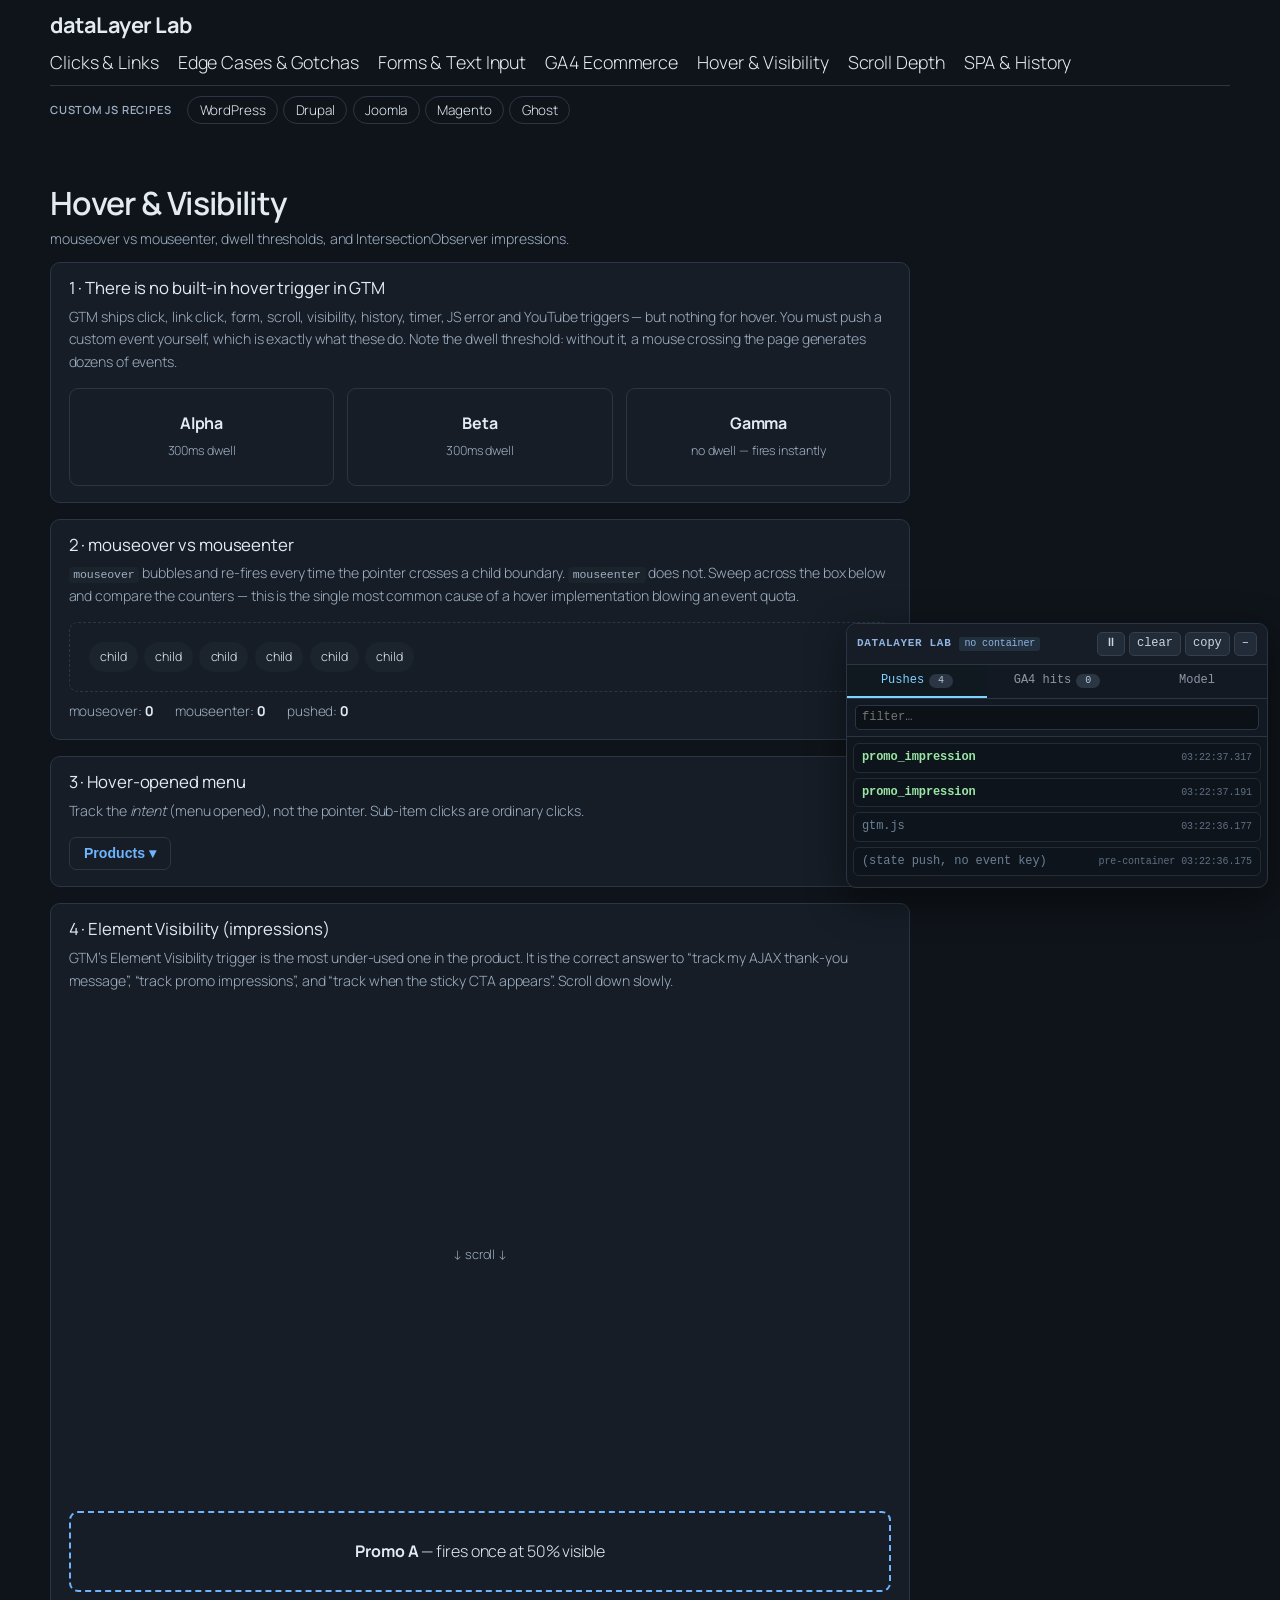
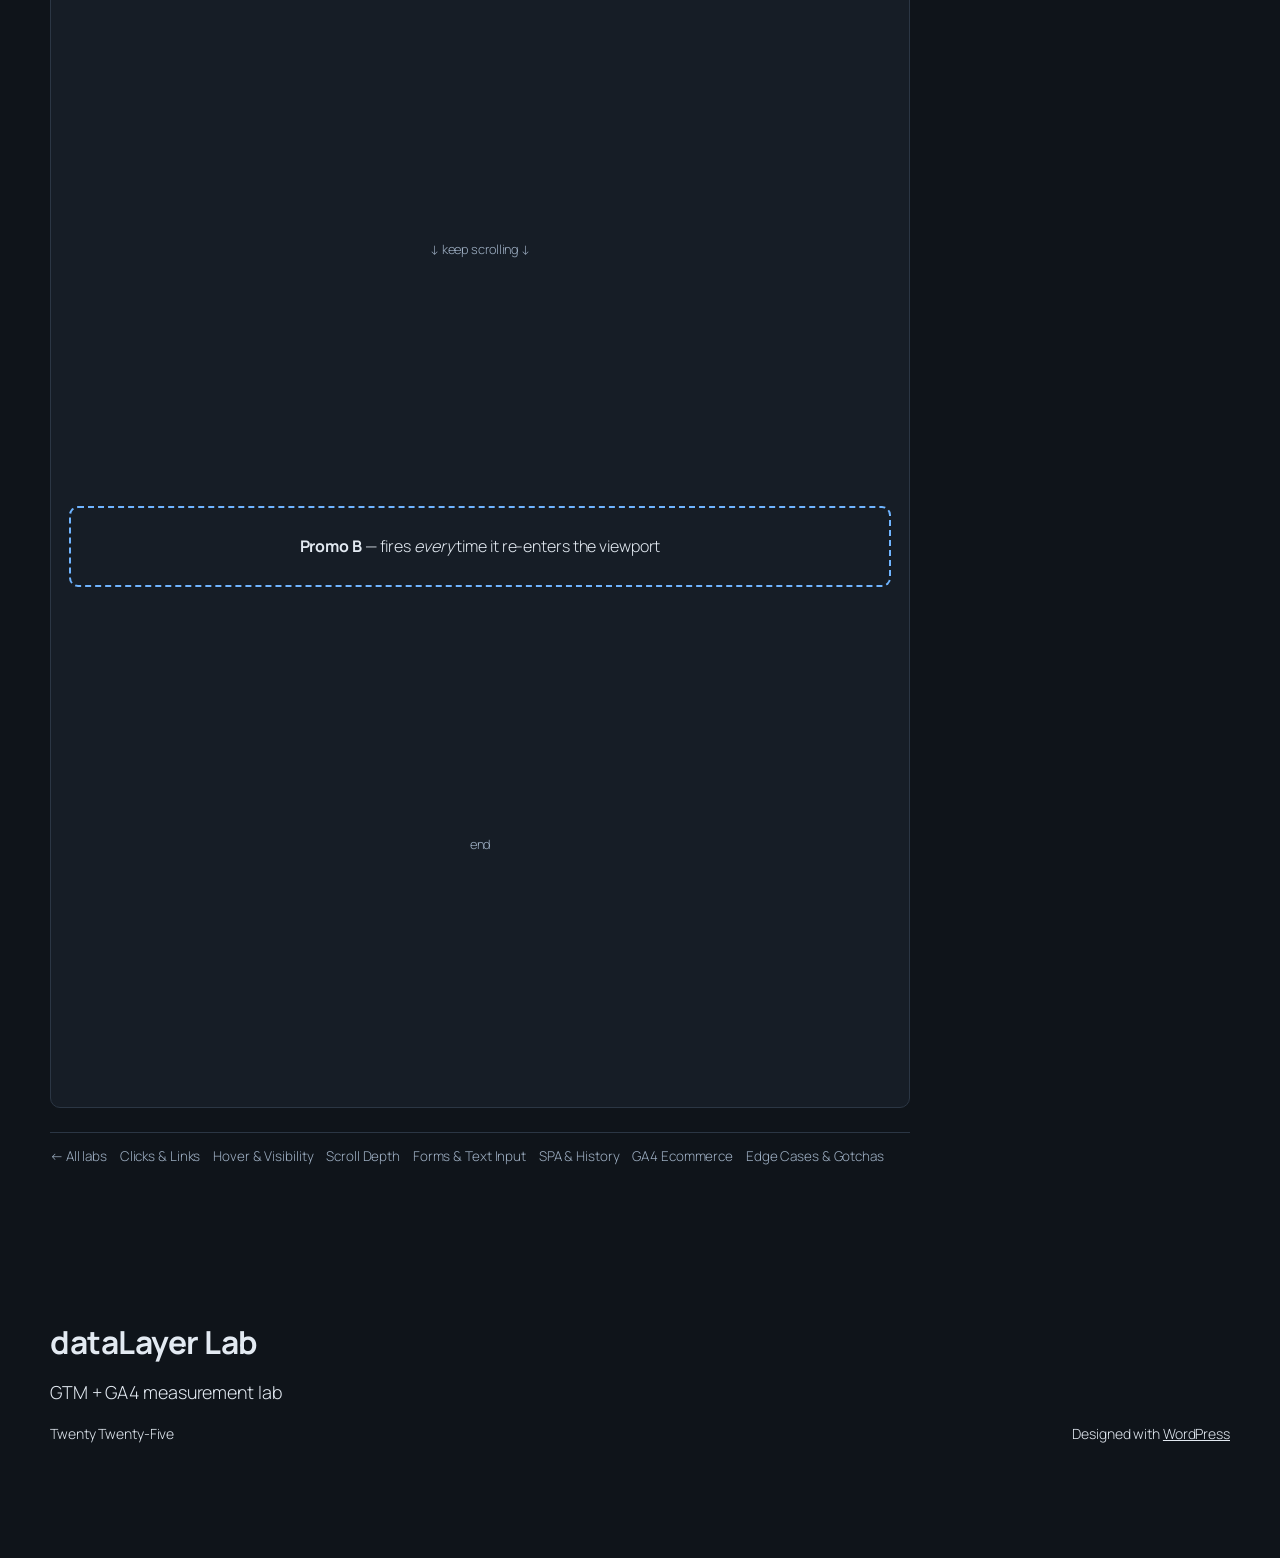
<file: docs/lab-hover/index.html>
<!DOCTYPE html>
<html lang="en-US">
<head>
<meta name="robots" content="noindex, nofollow" />
	<meta charset="UTF-8" />
	<meta name="viewport" content="width=device-width, initial-scale=1" />
<meta name='robots' content='noindex, nofollow' />
<script>window.dataLayer = window.dataLayer || [];
window.dataLayer.push({"page":{"type":"page","title":"Hover &#038; Visibility &#8211; dataLayer Lab","path":"/lab-hover/","post_id":6,"template":"default","lang":"en-US","env":"local"},"user":{"logged_in":false,"role":"guest"},"lab":{"version":"1.0.0","container_id":"GTM-592T4DB3"}});</script>
<title>Hover &#038; Visibility &#8211; dataLayer Lab</title>


<script src="../wp-content/mu-plugins/gtm-lab/assets/inspector.js"></script>
<!-- Google Tag Manager -->
<script>(function(w,d,s,l,i){w[l]=w[l]||[];w[l].push({'gtm.start':
new Date().getTime(),event:'gtm.js'});var f=d.getElementsByTagName(s)[0],
j=d.createElement(s),dl=l!='dataLayer'?'&l='+l:'';j.async=true;j.src=
'https://www.googletagmanager.com/gtm.js?id='+i+dl+'';f.parentNode.insertBefore(j,f);
})(window,document,'script','dataLayer','GTM-592T4DB3');</script>
<!-- End Google Tag Manager -->
		

<style id='wp-img-auto-sizes-contain-inline-css'>
img:is([sizes=auto i],[sizes^="auto," i]){contain-intrinsic-size:3000px 1500px}
/*# sourceURL=wp-img-auto-sizes-contain-inline-css */
</style>
<style id='wp-block-site-title-inline-css'>
.wp-block-site-title{
  box-sizing:border-box;
}
.wp-block-site-title :where(a){
  color:inherit;
  font-family:inherit;
  font-size:inherit;
  font-style:inherit;
  font-weight:inherit;
  letter-spacing:inherit;
  line-height:inherit;
  text-decoration:inherit;
}
/*# sourceURL=../wp-includes/blocks/site-title/style.css */
</style>
<style id='wp-block-page-list-inline-css'>
.wp-block-navigation .wp-block-page-list{
  align-items:var(--navigation-layout-align, initial);
  background-color:inherit;
  display:flex;
  flex-direction:var(--navigation-layout-direction, initial);
  flex-wrap:var(--navigation-layout-wrap, wrap);
  justify-content:var(--navigation-layout-justify, initial);
}
.wp-block-navigation .wp-block-navigation-item{
  background-color:inherit;
}

.wp-block-page-list{
  box-sizing:border-box;
}
/*# sourceURL=../wp-includes/blocks/page-list/style.css */
</style>
<style id='wp-block-navigation-inline-css'>
.wp-block-navigation{
  position:relative;
}
.wp-block-navigation ul{
  margin-bottom:0;
  margin-left:0;
  margin-top:0;
  padding-left:0;
}
.wp-block-navigation ul,.wp-block-navigation ul li{
  list-style:none;
  padding:0;
}
.wp-block-navigation .wp-block-navigation-item{
  align-items:center;
  background-color:inherit;
  display:flex;
  position:relative;
}
.wp-block-navigation .wp-block-navigation-item .wp-block-navigation__submenu-container:empty{
  display:none;
}
.wp-block-navigation .wp-block-navigation-item__content{
  display:block;
  z-index:1;
}
.wp-block-navigation .wp-block-navigation-item__content.wp-block-navigation-item__content{
  color:inherit;
}
.wp-block-navigation.has-text-decoration-underline .wp-block-navigation-item__content,.wp-block-navigation.has-text-decoration-underline .wp-block-navigation-item__content:active,.wp-block-navigation.has-text-decoration-underline .wp-block-navigation-item__content:focus{
  text-decoration:underline;
}
.wp-block-navigation.has-text-decoration-line-through .wp-block-navigation-item__content,.wp-block-navigation.has-text-decoration-line-through .wp-block-navigation-item__content:active,.wp-block-navigation.has-text-decoration-line-through .wp-block-navigation-item__content:focus{
  text-decoration:line-through;
}
.wp-block-navigation :where(a),.wp-block-navigation :where(a:active),.wp-block-navigation :where(a:focus){
  text-decoration:none;
}
.wp-block-navigation .wp-block-navigation__submenu-icon{
  align-self:center;
  background-color:inherit;
  border:none;
  color:currentColor;
  display:inline-block;
  font-size:inherit;
  height:.6em;
  line-height:0;
  margin-left:.25em;
  padding:0;
  width:.6em;
}
.wp-block-navigation .wp-block-navigation__submenu-icon svg{
  display:inline-block;
  stroke:currentColor;
  height:inherit;
  margin-top:.075em;
  width:inherit;
}
.wp-block-navigation{
  --navigation-layout-justification-setting:flex-start;
  --navigation-layout-direction:row;
  --navigation-layout-wrap:wrap;
  --navigation-layout-justify:flex-start;
  --navigation-layout-align:center;
}
.wp-block-navigation.is-vertical{
  --navigation-layout-direction:column;
  --navigation-layout-justify:initial;
  --navigation-layout-align:flex-start;
}
.wp-block-navigation.no-wrap{
  --navigation-layout-wrap:nowrap;
}
.wp-block-navigation.items-justified-center{
  --navigation-layout-justification-setting:center;
  --navigation-layout-justify:center;
}
.wp-block-navigation.items-justified-center.is-vertical{
  --navigation-layout-align:center;
}
.wp-block-navigation.items-justified-right{
  --navigation-layout-justification-setting:flex-end;
  --navigation-layout-justify:flex-end;
}
.wp-block-navigation.items-justified-right.is-vertical{
  --navigation-layout-align:flex-end;
}
.wp-block-navigation.items-justified-space-between{
  --navigation-layout-justification-setting:space-between;
  --navigation-layout-justify:space-between;
}

.wp-block-navigation .has-child .wp-block-navigation__submenu-container{
  align-items:normal;
  background-color:inherit;
  color:inherit;
  display:flex;
  flex-direction:column;
  opacity:0;
  position:absolute;
  z-index:2;
}
@media not (prefers-reduced-motion){
  .wp-block-navigation .has-child .wp-block-navigation__submenu-container{
    transition:opacity .1s linear;
  }
}
.wp-block-navigation .has-child .wp-block-navigation__submenu-container{
  height:0;
  overflow:hidden;
  visibility:hidden;
  width:0;
}
.wp-block-navigation .has-child .wp-block-navigation__submenu-container>.wp-block-navigation-item>.wp-block-navigation-item__content{
  display:flex;
  flex-grow:1;
  padding:.5em 1em;
}
.wp-block-navigation .has-child .wp-block-navigation__submenu-container>.wp-block-navigation-item>.wp-block-navigation-item__content .wp-block-navigation__submenu-icon{
  margin-left:auto;
  margin-right:0;
}
.wp-block-navigation .has-child .wp-block-navigation__submenu-container .wp-block-navigation-item__content{
  margin:0;
}
.wp-block-navigation .has-child .wp-block-navigation__submenu-container{
  left:-1px;
  top:100%;
}
@media (min-width:782px){
  .wp-block-navigation .has-child .wp-block-navigation__submenu-container .wp-block-navigation__submenu-container{
    left:100%;
    top:-1px;
  }
  .wp-block-navigation .has-child .wp-block-navigation__submenu-container .wp-block-navigation__submenu-container:before{
    background:#0000;
    content:"";
    display:block;
    height:100%;
    position:absolute;
    right:100%;
    width:.5em;
  }
  .wp-block-navigation .has-child .wp-block-navigation__submenu-container .wp-block-navigation__submenu-icon{
    margin-right:.25em;
  }
  .wp-block-navigation .has-child .wp-block-navigation__submenu-container .wp-block-navigation__submenu-icon svg{
    transform:rotate(-90deg);
  }
}
.wp-block-navigation .has-child .wp-block-navigation-submenu__toggle[aria-expanded=true]~.wp-block-navigation__submenu-container,.wp-block-navigation .has-child:not(.open-on-click):hover>.wp-block-navigation__submenu-container,.wp-block-navigation .has-child:not(.open-on-click):not(.open-on-hover-click):focus-within>.wp-block-navigation__submenu-container{
  height:auto;
  min-width:200px;
  opacity:1;
  overflow:visible;
  visibility:visible;
  width:auto;
}

.wp-block-navigation.has-background .has-child .wp-block-navigation__submenu-container{
  left:0;
  top:100%;
}
@media (min-width:782px){
  .wp-block-navigation.has-background .has-child .wp-block-navigation__submenu-container .wp-block-navigation__submenu-container{
    left:100%;
    top:0;
  }
}

.wp-block-navigation-submenu{
  display:flex;
  position:relative;
}
.wp-block-navigation-submenu .wp-block-navigation__submenu-icon svg{
  stroke:currentColor;
}

button.wp-block-navigation-item__content{
  background-color:initial;
  border:none;
  color:currentColor;
  font-family:inherit;
  font-size:inherit;
  font-style:inherit;
  font-weight:inherit;
  letter-spacing:inherit;
  line-height:inherit;
  text-align:left;
  text-transform:inherit;
}

.wp-block-navigation-submenu__toggle{
  cursor:pointer;
}
.wp-block-navigation-submenu__toggle[aria-expanded=true]+.wp-block-navigation__submenu-icon>svg,.wp-block-navigation-submenu__toggle[aria-expanded=true]>svg{
  transform:rotate(180deg);
}

.wp-block-navigation-item.open-on-click .wp-block-navigation-submenu__toggle{
  padding-left:0;
  padding-right:.85em;
}
.wp-block-navigation-item.open-on-click .wp-block-navigation-submenu__toggle+.wp-block-navigation__submenu-icon{
  margin-left:-.6em;
  pointer-events:none;
}

.wp-block-navigation-item.open-on-click button.wp-block-navigation-item__content:not(.wp-block-navigation-submenu__toggle){
  padding:0;
}
.wp-block-navigation .wp-block-page-list,.wp-block-navigation__container,.wp-block-navigation__responsive-close,.wp-block-navigation__responsive-container,.wp-block-navigation__responsive-container-content,.wp-block-navigation__responsive-dialog{
  gap:inherit;
}
:where(.wp-block-navigation.has-background .wp-block-navigation-item a:not(.wp-element-button)),:where(.wp-block-navigation.has-background .wp-block-navigation-submenu a:not(.wp-element-button)){
  padding:.5em 1em;
}

:where(.wp-block-navigation .wp-block-navigation__submenu-container .wp-block-navigation-item a:not(.wp-element-button)),:where(.wp-block-navigation .wp-block-navigation__submenu-container .wp-block-navigation-submenu a:not(.wp-element-button)),:where(.wp-block-navigation .wp-block-navigation__submenu-container .wp-block-navigation-submenu button.wp-block-navigation-item__content),:where(.wp-block-navigation .wp-block-navigation__submenu-container .wp-block-pages-list__item button.wp-block-navigation-item__content){
  padding:.5em 1em;
}
.wp-block-navigation.items-justified-right .wp-block-navigation__container .has-child .wp-block-navigation__submenu-container,.wp-block-navigation.items-justified-right .wp-block-page-list>.has-child .wp-block-navigation__submenu-container,.wp-block-navigation.items-justified-space-between .wp-block-page-list>.has-child:last-child .wp-block-navigation__submenu-container,.wp-block-navigation.items-justified-space-between>.wp-block-navigation__container>.has-child:last-child .wp-block-navigation__submenu-container{
  left:auto;
  right:0;
}
.wp-block-navigation.items-justified-right .wp-block-navigation__container .has-child .wp-block-navigation__submenu-container .wp-block-navigation__submenu-container,.wp-block-navigation.items-justified-right .wp-block-page-list>.has-child .wp-block-navigation__submenu-container .wp-block-navigation__submenu-container,.wp-block-navigation.items-justified-space-between .wp-block-page-list>.has-child:last-child .wp-block-navigation__submenu-container .wp-block-navigation__submenu-container,.wp-block-navigation.items-justified-space-between>.wp-block-navigation__container>.has-child:last-child .wp-block-navigation__submenu-container .wp-block-navigation__submenu-container{
  left:-1px;
  right:-1px;
}
@media (min-width:782px){
  .wp-block-navigation.items-justified-right .wp-block-navigation__container .has-child .wp-block-navigation__submenu-container .wp-block-navigation__submenu-container,.wp-block-navigation.items-justified-right .wp-block-page-list>.has-child .wp-block-navigation__submenu-container .wp-block-navigation__submenu-container,.wp-block-navigation.items-justified-space-between .wp-block-page-list>.has-child:last-child .wp-block-navigation__submenu-container .wp-block-navigation__submenu-container,.wp-block-navigation.items-justified-space-between>.wp-block-navigation__container>.has-child:last-child .wp-block-navigation__submenu-container .wp-block-navigation__submenu-container{
    left:auto;
    right:100%;
  }
}

.wp-block-navigation:not(.has-background) .wp-block-navigation__submenu-container{
  background-color:#fff;
  border:1px solid #00000026;
}

.wp-block-navigation.has-background .wp-block-navigation__submenu-container{
  background-color:inherit;
}

.wp-block-navigation:not(.has-text-color) .wp-block-navigation__submenu-container{
  color:#000;
}

.wp-block-navigation__container{
  align-items:var(--navigation-layout-align, initial);
  display:flex;
  flex-direction:var(--navigation-layout-direction, initial);
  flex-wrap:var(--navigation-layout-wrap, wrap);
  justify-content:var(--navigation-layout-justify, initial);
  list-style:none;
  margin:0;
  padding-left:0;
}
.wp-block-navigation__container .is-responsive{
  display:none;
}

.wp-block-navigation__container:only-child,.wp-block-page-list:only-child{
  flex-grow:1;
}
@keyframes overlay-menu__fade-in-animation{
  0%{
    opacity:0;
    transform:translateY(.5em);
  }
  to{
    opacity:1;
    transform:translateY(0);
  }
}
.wp-block-navigation__responsive-container{
  bottom:0;
  display:none;
  left:0;
  position:fixed;
  right:0;
  top:0;
}
.wp-block-navigation__responsive-container :where(.wp-block-navigation-item a){
  color:inherit;
}
.wp-block-navigation__responsive-container .wp-block-navigation__responsive-container-content{
  align-items:var(--navigation-layout-align, initial);
  display:flex;
  flex-direction:var(--navigation-layout-direction, initial);
  flex-wrap:var(--navigation-layout-wrap, wrap);
  justify-content:var(--navigation-layout-justify, initial);
}
.wp-block-navigation__responsive-container:not(.is-menu-open.is-menu-open){
  background-color:inherit !important;
  color:inherit !important;
}
.wp-block-navigation__responsive-container.is-menu-open{
  background-color:inherit;
  display:flex;
  flex-direction:column;
}
@media not (prefers-reduced-motion){
  .wp-block-navigation__responsive-container.is-menu-open{
    animation:overlay-menu__fade-in-animation .1s ease-out;
    animation-fill-mode:forwards;
  }
}
.wp-block-navigation__responsive-container.is-menu-open{
  overflow:auto;
  padding:clamp(1rem, var(--wp--style--root--padding-top), 20rem) clamp(1rem, var(--wp--style--root--padding-right), 20rem) clamp(1rem, var(--wp--style--root--padding-bottom), 20rem) clamp(1rem, var(--wp--style--root--padding-left), 20rem);
  z-index:100000;
}
.wp-block-navigation__responsive-container.is-menu-open .wp-block-navigation__responsive-container-content{
  align-items:var(--navigation-layout-justification-setting, inherit);
  display:flex;
  flex-direction:column;
  flex-wrap:nowrap;
  overflow:visible;
  padding-top:calc(2rem + 24px);
}
.wp-block-navigation__responsive-container.is-menu-open .wp-block-navigation__responsive-container-content,.wp-block-navigation__responsive-container.is-menu-open .wp-block-navigation__responsive-container-content .wp-block-navigation__container,.wp-block-navigation__responsive-container.is-menu-open .wp-block-navigation__responsive-container-content .wp-block-page-list{
  justify-content:flex-start;
}
.wp-block-navigation__responsive-container.is-menu-open .wp-block-navigation__responsive-container-content .wp-block-navigation__submenu-icon{
  display:none;
}
.wp-block-navigation__responsive-container.is-menu-open .wp-block-navigation__responsive-container-content .has-child .wp-block-navigation__submenu-container{
  border:none;
  height:auto;
  min-width:200px;
  opacity:1;
  overflow:initial;
  padding-left:2rem;
  padding-right:2rem;
  position:static;
  visibility:visible;
  width:auto;
}
.wp-block-navigation__responsive-container.is-menu-open .wp-block-navigation__responsive-container-content .wp-block-navigation__container,.wp-block-navigation__responsive-container.is-menu-open .wp-block-navigation__responsive-container-content .wp-block-navigation__submenu-container{
  gap:inherit;
}
.wp-block-navigation__responsive-container.is-menu-open .wp-block-navigation__responsive-container-content .wp-block-navigation__submenu-container{
  padding-top:var(--wp--style--block-gap, 2em);
}
.wp-block-navigation__responsive-container.is-menu-open .wp-block-navigation__responsive-container-content .wp-block-navigation-item__content{
  padding:0;
}
.wp-block-navigation__responsive-container.is-menu-open .wp-block-navigation__responsive-container-content .wp-block-navigation-item,.wp-block-navigation__responsive-container.is-menu-open .wp-block-navigation__responsive-container-content .wp-block-navigation__container,.wp-block-navigation__responsive-container.is-menu-open .wp-block-navigation__responsive-container-content .wp-block-page-list{
  align-items:var(--navigation-layout-justification-setting, initial);
  display:flex;
  flex-direction:column;
}
.wp-block-navigation__responsive-container.is-menu-open .wp-block-navigation-item,.wp-block-navigation__responsive-container.is-menu-open .wp-block-navigation-item .wp-block-navigation__submenu-container,.wp-block-navigation__responsive-container.is-menu-open .wp-block-navigation__container,.wp-block-navigation__responsive-container.is-menu-open .wp-block-page-list{
  background:#0000 !important;
  color:inherit !important;
}
.wp-block-navigation__responsive-container.is-menu-open .wp-block-navigation__submenu-container.wp-block-navigation__submenu-container.wp-block-navigation__submenu-container.wp-block-navigation__submenu-container{
  left:auto;
  right:auto;
}
@media (min-width:600px){
  .wp-block-navigation__responsive-container:not(.hidden-by-default):not(.is-menu-open){
    background-color:inherit;
    display:block;
    position:relative;
    width:100%;
    z-index:auto;
  }
  .wp-block-navigation__responsive-container:not(.hidden-by-default):not(.is-menu-open) .wp-block-navigation__responsive-container-close{
    display:none;
  }
  .wp-block-navigation__responsive-container.is-menu-open .wp-block-navigation__submenu-container.wp-block-navigation__submenu-container.wp-block-navigation__submenu-container.wp-block-navigation__submenu-container{
    left:0;
  }
}

.wp-block-navigation:not(.has-background) .wp-block-navigation__responsive-container.is-menu-open{
  background-color:#fff;
}

.wp-block-navigation:not(.has-text-color) .wp-block-navigation__responsive-container.is-menu-open{
  color:#000;
}

.wp-block-navigation__toggle_button_label{
  font-size:1rem;
  font-weight:700;
}

.wp-block-navigation__responsive-container-close,.wp-block-navigation__responsive-container-open{
  background:#0000;
  border:none;
  color:currentColor;
  cursor:pointer;
  margin:0;
  padding:0;
  text-transform:inherit;
  vertical-align:middle;
}
.wp-block-navigation__responsive-container-close svg,.wp-block-navigation__responsive-container-open svg{
  fill:currentColor;
  display:block;
  height:24px;
  pointer-events:none;
  width:24px;
}

.wp-block-navigation__responsive-container-open{
  display:flex;
}
.wp-block-navigation__responsive-container-open.wp-block-navigation__responsive-container-open.wp-block-navigation__responsive-container-open{
  font-family:inherit;
  font-size:inherit;
  font-weight:inherit;
}
@media (min-width:600px){
  .wp-block-navigation__responsive-container-open:not(.always-shown){
    display:none;
  }
}

.wp-block-navigation__responsive-container-close{
  position:absolute;
  right:0;
  top:0;
  z-index:2;
}
.wp-block-navigation__responsive-container-close.wp-block-navigation__responsive-container-close.wp-block-navigation__responsive-container-close{
  font-family:inherit;
  font-size:inherit;
  font-weight:inherit;
}

.wp-block-navigation__responsive-close{
  width:100%;
}
.has-modal-open .wp-block-navigation__responsive-close{
  margin-left:auto;
  margin-right:auto;
  max-width:var(--wp--style--global--wide-size, 100%);
}
.wp-block-navigation__responsive-close:focus{
  outline:none;
}

.is-menu-open .wp-block-navigation__responsive-close,.is-menu-open .wp-block-navigation__responsive-container-content,.is-menu-open .wp-block-navigation__responsive-dialog{
  box-sizing:border-box;
}

.wp-block-navigation__responsive-dialog{
  position:relative;
}

.has-modal-open .admin-bar .is-menu-open .wp-block-navigation__responsive-dialog{
  margin-top:46px;
}
@media (min-width:782px){
  .has-modal-open .admin-bar .is-menu-open .wp-block-navigation__responsive-dialog{
    margin-top:32px;
  }
}

html.has-modal-open{
  overflow:hidden;
}
/*# sourceURL=../wp-includes/blocks/navigation/style.css */
</style>
<style id='wp-block-group-inline-css'>
.wp-block-group{
  box-sizing:border-box;
}

:where(.wp-block-group.wp-block-group-is-layout-constrained){
  position:relative;
}
/*# sourceURL=../wp-includes/blocks/group/style.css */
</style>
<style id='wp-block-post-title-inline-css'>
.wp-block-post-title{
  box-sizing:border-box;
  word-break:break-word;
}
.wp-block-post-title :where(a){
  display:inline-block;
  font-family:inherit;
  font-size:inherit;
  font-style:inherit;
  font-weight:inherit;
  letter-spacing:inherit;
  line-height:inherit;
  text-decoration:inherit;
}
/*# sourceURL=../wp-includes/blocks/post-title/style.css */
</style>
<style id='wp-block-post-content-inline-css'>
.wp-block-post-content{
  display:flow-root;
}
/*# sourceURL=../wp-includes/blocks/post-content/style.css */
</style>
<style id='wp-block-site-tagline-inline-css'>
.wp-block-site-tagline{
  box-sizing:border-box;
}
/*# sourceURL=../wp-includes/blocks/site-tagline/style.css */
</style>
<style id='wp-block-spacer-inline-css'>
.wp-block-spacer{
  clear:both;
}
/*# sourceURL=../wp-includes/blocks/spacer/style.css */
</style>
<style id='wp-block-columns-inline-css'>
.wp-block-columns{
  box-sizing:border-box;
  display:flex;
  flex-wrap:wrap !important;
}
@media (min-width:782px){
  .wp-block-columns{
    flex-wrap:nowrap !important;
  }
}
.wp-block-columns{
  align-items:normal !important;
}
.wp-block-columns.are-vertically-aligned-top{
  align-items:flex-start;
}
.wp-block-columns.are-vertically-aligned-center{
  align-items:center;
}
.wp-block-columns.are-vertically-aligned-bottom{
  align-items:flex-end;
}
@media (max-width:781px){
  .wp-block-columns:not(.is-not-stacked-on-mobile)>.wp-block-column{
    flex-basis:100% !important;
  }
}
@media (min-width:782px){
  .wp-block-columns:not(.is-not-stacked-on-mobile)>.wp-block-column{
    flex-basis:0;
    flex-grow:1;
  }
  .wp-block-columns:not(.is-not-stacked-on-mobile)>.wp-block-column[style*=flex-basis]{
    flex-grow:0;
  }
}
.wp-block-columns.is-not-stacked-on-mobile{
  flex-wrap:nowrap !important;
}
.wp-block-columns.is-not-stacked-on-mobile>.wp-block-column{
  flex-basis:0;
  flex-grow:1;
}
.wp-block-columns.is-not-stacked-on-mobile>.wp-block-column[style*=flex-basis]{
  flex-grow:0;
}

:where(.wp-block-columns){
  margin-bottom:1.75em;
}

:where(.wp-block-columns.has-background){
  padding:1.25em 2.375em;
}

.wp-block-column{
  flex-grow:1;
  min-width:0;
  overflow-wrap:break-word;
  word-break:break-word;
}
.wp-block-column.is-vertically-aligned-top{
  align-self:flex-start;
}
.wp-block-column.is-vertically-aligned-center{
  align-self:center;
}
.wp-block-column.is-vertically-aligned-bottom{
  align-self:flex-end;
}
.wp-block-column.is-vertically-aligned-stretch{
  align-self:stretch;
}
.wp-block-column.is-vertically-aligned-bottom,.wp-block-column.is-vertically-aligned-center,.wp-block-column.is-vertically-aligned-top{
  width:100%;
}
/*# sourceURL=../wp-includes/blocks/columns/style.css */
</style>
<style id='wp-block-navigation-link-inline-css'>
.wp-block-navigation .wp-block-navigation-item__label{
  overflow-wrap:break-word;
}
.wp-block-navigation .wp-block-navigation-item__description{
  display:none;
}

.link-ui-tools{
  outline:1px solid #f0f0f0;
  padding:8px;
}

.link-ui-block-inserter{
  padding-top:8px;
}

.link-ui-block-inserter__back{
  margin-left:8px;
  text-transform:uppercase;
}
/*# sourceURL=../wp-includes/blocks/navigation-link/style.css */
</style>
<style id='wp-block-paragraph-inline-css'>
.is-small-text{
  font-size:.875em;
}

.is-regular-text{
  font-size:1em;
}

.is-large-text{
  font-size:2.25em;
}

.is-larger-text{
  font-size:3em;
}

.has-drop-cap:not(:focus):first-letter{
  float:left;
  font-size:8.4em;
  font-style:normal;
  font-weight:100;
  line-height:.68;
  margin:.05em .1em 0 0;
  text-transform:uppercase;
}

body.rtl .has-drop-cap:not(:focus):first-letter{
  float:none;
  margin-left:.1em;
}

p.has-drop-cap.has-background{
  overflow:hidden;
}

:root :where(p.has-background){
  padding:1.25em 2.375em;
}

:where(p.has-text-color:not(.has-link-color)) a{
  color:inherit;
}

p.has-text-align-left[style*="writing-mode:vertical-lr"],p.has-text-align-right[style*="writing-mode:vertical-rl"]{
  rotate:180deg;
}
/*# sourceURL=../wp-includes/blocks/paragraph/style.css */
</style>
<style id='wp-emoji-styles-inline-css'>

	img.wp-smiley, img.emoji {
		display: inline !important;
		border: none !important;
		box-shadow: none !important;
		height: 1em !important;
		width: 1em !important;
		margin: 0 0.07em !important;
		vertical-align: -0.1em !important;
		background: none !important;
		padding: 0 !important;
	}
/*# sourceURL=wp-emoji-styles-inline-css */
</style>
<style id='wp-block-library-inline-css'>
:root{
  --wp-block-synced-color:#7a00df;
  --wp-block-synced-color--rgb:122, 0, 223;
  --wp-bound-block-color:var(--wp-block-synced-color);
  --wp-editor-canvas-background:#ddd;
  --wp-admin-theme-color:#007cba;
  --wp-admin-theme-color--rgb:0, 124, 186;
  --wp-admin-theme-color-darker-10:#006ba1;
  --wp-admin-theme-color-darker-10--rgb:0, 107, 160.5;
  --wp-admin-theme-color-darker-20:#005a87;
  --wp-admin-theme-color-darker-20--rgb:0, 90, 135;
  --wp-admin-border-width-focus:2px;
}
@media (min-resolution:192dpi){
  :root{
    --wp-admin-border-width-focus:1.5px;
  }
}
.wp-element-button{
  cursor:pointer;
}

:root .has-very-light-gray-background-color{
  background-color:#eee;
}
:root .has-very-dark-gray-background-color{
  background-color:#313131;
}
:root .has-very-light-gray-color{
  color:#eee;
}
:root .has-very-dark-gray-color{
  color:#313131;
}
:root .has-vivid-green-cyan-to-vivid-cyan-blue-gradient-background{
  background:linear-gradient(135deg, #00d084, #0693e3);
}
:root .has-purple-crush-gradient-background{
  background:linear-gradient(135deg, #34e2e4, #4721fb 50%, #ab1dfe);
}
:root .has-hazy-dawn-gradient-background{
  background:linear-gradient(135deg, #faaca8, #dad0ec);
}
:root .has-subdued-olive-gradient-background{
  background:linear-gradient(135deg, #fafae1, #67a671);
}
:root .has-atomic-cream-gradient-background{
  background:linear-gradient(135deg, #fdd79a, #004a59);
}
:root .has-nightshade-gradient-background{
  background:linear-gradient(135deg, #330968, #31cdcf);
}
:root .has-midnight-gradient-background{
  background:linear-gradient(135deg, #020381, #2874fc);
}
:root{
  --wp--preset--font-size--normal:16px;
  --wp--preset--font-size--huge:42px;
}

.has-regular-font-size{
  font-size:1em;
}

.has-larger-font-size{
  font-size:2.625em;
}

.has-normal-font-size{
  font-size:var(--wp--preset--font-size--normal);
}

.has-huge-font-size{
  font-size:var(--wp--preset--font-size--huge);
}

.has-text-align-center{
  text-align:center;
}

.has-text-align-left{
  text-align:left;
}

.has-text-align-right{
  text-align:right;
}

.has-fit-text{
  white-space:nowrap !important;
}

#end-resizable-editor-section{
  display:none;
}

.aligncenter{
  clear:both;
}

.items-justified-left{
  justify-content:flex-start;
}

.items-justified-center{
  justify-content:center;
}

.items-justified-right{
  justify-content:flex-end;
}

.items-justified-space-between{
  justify-content:space-between;
}

.screen-reader-text{
  border:0;
  clip-path:inset(50%);
  height:1px;
  margin:-1px;
  overflow:hidden;
  padding:0;
  position:absolute;
  width:1px;
  word-wrap:normal !important;
}

.screen-reader-text:focus{
  background-color:#ddd;
  clip-path:none;
  color:#444;
  display:block;
  font-size:1em;
  height:auto;
  left:5px;
  line-height:normal;
  padding:15px 23px 14px;
  text-decoration:none;
  top:5px;
  width:auto;
  z-index:100000;
}
html :where(.has-border-color){
  border-style:solid;
}

html :where([style*=border-top-color]){
  border-top-style:solid;
}

html :where([style*=border-right-color]){
  border-right-style:solid;
}

html :where([style*=border-bottom-color]){
  border-bottom-style:solid;
}

html :where([style*=border-left-color]){
  border-left-style:solid;
}

html :where([style*=border-width]){
  border-style:solid;
}

html :where([style*=border-top-width]){
  border-top-style:solid;
}

html :where([style*=border-right-width]){
  border-right-style:solid;
}

html :where([style*=border-bottom-width]){
  border-bottom-style:solid;
}

html :where([style*=border-left-width]){
  border-left-style:solid;
}
html :where(img[class*=wp-image-]){
  height:auto;
  max-width:100%;
}
:where(figure){
  margin:0 0 1em;
}

html :where(.is-position-sticky){
  --wp-admin--admin-bar--position-offset:var(--wp-admin--admin-bar--height, 0px);
}

@media screen and (max-width:600px){
  html :where(.is-position-sticky){
    --wp-admin--admin-bar--position-offset:0px;
  }
}
/*# sourceURL=/wp-includes/css/dist/block-library/common.css */
</style>
<style id='global-styles-inline-css'>
:root{--wp--preset--aspect-ratio--square: 1;--wp--preset--aspect-ratio--4-3: 4/3;--wp--preset--aspect-ratio--3-4: 3/4;--wp--preset--aspect-ratio--3-2: 3/2;--wp--preset--aspect-ratio--2-3: 2/3;--wp--preset--aspect-ratio--16-9: 16/9;--wp--preset--aspect-ratio--9-16: 9/16;--wp--preset--color--black: #000000;--wp--preset--color--cyan-bluish-gray: #abb8c3;--wp--preset--color--white: #ffffff;--wp--preset--color--pale-pink: #f78da7;--wp--preset--color--vivid-red: #cf2e2e;--wp--preset--color--luminous-vivid-orange: #ff6900;--wp--preset--color--luminous-vivid-amber: #fcb900;--wp--preset--color--light-green-cyan: #7bdcb5;--wp--preset--color--vivid-green-cyan: #00d084;--wp--preset--color--pale-cyan-blue: #8ed1fc;--wp--preset--color--vivid-cyan-blue: #0693e3;--wp--preset--color--vivid-purple: #9b51e0;--wp--preset--color--base: #FFFFFF;--wp--preset--color--contrast: #111111;--wp--preset--color--accent-1: #FFEE58;--wp--preset--color--accent-2: #F6CFF4;--wp--preset--color--accent-3: #503AA8;--wp--preset--color--accent-4: #686868;--wp--preset--color--accent-5: #FBFAF3;--wp--preset--color--accent-6: color-mix(in srgb, currentColor 20%, transparent);--wp--preset--gradient--vivid-cyan-blue-to-vivid-purple: linear-gradient(135deg,rgb(6,147,227) 0%,rgb(155,81,224) 100%);--wp--preset--gradient--light-green-cyan-to-vivid-green-cyan: linear-gradient(135deg,rgb(122,220,180) 0%,rgb(0,208,130) 100%);--wp--preset--gradient--luminous-vivid-amber-to-luminous-vivid-orange: linear-gradient(135deg,rgb(252,185,0) 0%,rgb(255,105,0) 100%);--wp--preset--gradient--luminous-vivid-orange-to-vivid-red: linear-gradient(135deg,rgb(255,105,0) 0%,rgb(207,46,46) 100%);--wp--preset--gradient--very-light-gray-to-cyan-bluish-gray: linear-gradient(135deg,rgb(238,238,238) 0%,rgb(169,184,195) 100%);--wp--preset--gradient--cool-to-warm-spectrum: linear-gradient(135deg,rgb(74,234,220) 0%,rgb(151,120,209) 20%,rgb(207,42,186) 40%,rgb(238,44,130) 60%,rgb(251,105,98) 80%,rgb(254,248,76) 100%);--wp--preset--gradient--blush-light-purple: linear-gradient(135deg,rgb(255,206,236) 0%,rgb(152,150,240) 100%);--wp--preset--gradient--blush-bordeaux: linear-gradient(135deg,rgb(254,205,165) 0%,rgb(254,45,45) 50%,rgb(107,0,62) 100%);--wp--preset--gradient--luminous-dusk: linear-gradient(135deg,rgb(255,203,112) 0%,rgb(199,81,192) 50%,rgb(65,88,208) 100%);--wp--preset--gradient--pale-ocean: linear-gradient(135deg,rgb(255,245,203) 0%,rgb(182,227,212) 50%,rgb(51,167,181) 100%);--wp--preset--gradient--electric-grass: linear-gradient(135deg,rgb(202,248,128) 0%,rgb(113,206,126) 100%);--wp--preset--gradient--midnight: linear-gradient(135deg,rgb(2,3,129) 0%,rgb(40,116,252) 100%);--wp--preset--font-size--small: 0.875rem;--wp--preset--font-size--medium: clamp(1rem, 1rem + ((1vw - 0.2rem) * 0.196), 1.125rem);--wp--preset--font-size--large: clamp(1.125rem, 1.125rem + ((1vw - 0.2rem) * 0.392), 1.375rem);--wp--preset--font-size--x-large: clamp(1.75rem, 1.75rem + ((1vw - 0.2rem) * 0.392), 2rem);--wp--preset--font-size--xx-large: clamp(2.15rem, 2.15rem + ((1vw - 0.2rem) * 1.333), 3rem);--wp--preset--font-family--manrope: Manrope, sans-serif;--wp--preset--font-family--fira-code: "Fira Code", monospace;--wp--preset--spacing--20: 10px;--wp--preset--spacing--30: 20px;--wp--preset--spacing--40: 30px;--wp--preset--spacing--50: clamp(30px, 5vw, 50px);--wp--preset--spacing--60: clamp(30px, 7vw, 70px);--wp--preset--spacing--70: clamp(50px, 7vw, 90px);--wp--preset--spacing--80: clamp(70px, 10vw, 140px);--wp--preset--shadow--natural: 6px 6px 9px rgba(0, 0, 0, 0.2);--wp--preset--shadow--deep: 12px 12px 50px rgba(0, 0, 0, 0.4);--wp--preset--shadow--sharp: 6px 6px 0px rgba(0, 0, 0, 0.2);--wp--preset--shadow--outlined: 6px 6px 0px -3px rgb(255, 255, 255), 6px 6px rgb(0, 0, 0);--wp--preset--shadow--crisp: 6px 6px 0px rgb(0, 0, 0);}:root { --wp--style--global--content-size: 645px;--wp--style--global--wide-size: 1340px; }:where(body) { margin: 0; }.wp-site-blocks { padding-top: var(--wp--style--root--padding-top); padding-bottom: var(--wp--style--root--padding-bottom); }.has-global-padding { padding-right: var(--wp--style--root--padding-right); padding-left: var(--wp--style--root--padding-left); }.has-global-padding > .alignfull { margin-right: calc(var(--wp--style--root--padding-right) * -1); margin-left: calc(var(--wp--style--root--padding-left) * -1); }.has-global-padding :where(:not(.alignfull.is-layout-flow) > .has-global-padding:not(.wp-block-block, .alignfull)) { padding-right: 0; padding-left: 0; }.has-global-padding :where(:not(.alignfull.is-layout-flow) > .has-global-padding:not(.wp-block-block, .alignfull)) > .alignfull { margin-left: 0; margin-right: 0; }.wp-site-blocks > .alignleft { float: left; margin-right: 2em; }.wp-site-blocks > .alignright { float: right; margin-left: 2em; }.wp-site-blocks > .aligncenter { justify-content: center; margin-left: auto; margin-right: auto; }:where(.wp-site-blocks) > * { margin-block-start: 1.2rem; margin-block-end: 0; }:where(.wp-site-blocks) > :first-child { margin-block-start: 0; }:where(.wp-site-blocks) > :last-child { margin-block-end: 0; }:root { --wp--style--block-gap: 1.2rem; }:root :where(.is-layout-flow) > :first-child{margin-block-start: 0;}:root :where(.is-layout-flow) > :last-child{margin-block-end: 0;}:root :where(.is-layout-flow) > *{margin-block-start: 1.2rem;margin-block-end: 0;}:root :where(.is-layout-constrained) > :first-child{margin-block-start: 0;}:root :where(.is-layout-constrained) > :last-child{margin-block-end: 0;}:root :where(.is-layout-constrained) > *{margin-block-start: 1.2rem;margin-block-end: 0;}:root :where(.is-layout-flex){gap: 1.2rem;}:root :where(.is-layout-grid){gap: 1.2rem;}.is-layout-flow > .alignleft{float: left;margin-inline-start: 0;margin-inline-end: 2em;}.is-layout-flow > .alignright{float: right;margin-inline-start: 2em;margin-inline-end: 0;}.is-layout-flow > .aligncenter{margin-left: auto !important;margin-right: auto !important;}.is-layout-constrained > .alignleft{float: left;margin-inline-start: 0;margin-inline-end: 2em;}.is-layout-constrained > .alignright{float: right;margin-inline-start: 2em;margin-inline-end: 0;}.is-layout-constrained > .aligncenter{margin-left: auto !important;margin-right: auto !important;}.is-layout-constrained > :where(:not(.alignleft):not(.alignright):not(.alignfull)){max-width: var(--wp--style--global--content-size);margin-left: auto !important;margin-right: auto !important;}.is-layout-constrained > .alignwide{max-width: var(--wp--style--global--wide-size);}body .is-layout-flex{display: flex;}.is-layout-flex{flex-wrap: wrap;align-items: center;}.is-layout-flex > :is(*, div){margin: 0;}body .is-layout-grid{display: grid;}.is-layout-grid > :is(*, div){margin: 0;}body{background-color: var(--wp--preset--color--base);color: var(--wp--preset--color--contrast);font-family: var(--wp--preset--font-family--manrope);font-size: var(--wp--preset--font-size--large);font-weight: 300;letter-spacing: -0.1px;line-height: 1.4;--wp--style--root--padding-top: 0px;--wp--style--root--padding-right: var(--wp--preset--spacing--50);--wp--style--root--padding-bottom: 0px;--wp--style--root--padding-left: var(--wp--preset--spacing--50);}a:where(:not(.wp-element-button)){color: currentColor;text-decoration: underline;}:root :where(a:where(:not(.wp-element-button)):hover){text-decoration: none;}h1, h2, h3, h4, h5, h6{font-weight: 400;letter-spacing: -0.1px;line-height: 1.125;}h1{font-size: var(--wp--preset--font-size--xx-large);}h2{font-size: var(--wp--preset--font-size--x-large);}h3{font-size: var(--wp--preset--font-size--large);}h4{font-size: var(--wp--preset--font-size--medium);}h5{font-size: var(--wp--preset--font-size--small);letter-spacing: 0.5px;}h6{font-size: var(--wp--preset--font-size--small);font-weight: 700;letter-spacing: 1.4px;text-transform: uppercase;}:root :where(.wp-element-button, .wp-block-button__link){background-color: var(--wp--preset--color--contrast);border-width: 0;color: var(--wp--preset--color--base);font-family: inherit;font-size: var(--wp--preset--font-size--medium);font-style: inherit;font-weight: inherit;letter-spacing: inherit;line-height: inherit;padding-top: 1rem;padding-right: 2.25rem;padding-bottom: 1rem;padding-left: 2.25rem;text-decoration: none;text-transform: inherit;}:root :where(.wp-element-button:hover, .wp-block-button__link:hover){background-color: color-mix(in srgb, var(--wp--preset--color--contrast) 85%, transparent);border-color: transparent;color: var(--wp--preset--color--base);}:root :where(.wp-element-button:focus, .wp-block-button__link:focus){outline-color: var(--wp--preset--color--accent-4);outline-offset: 2px;}:root :where(.wp-element-caption, .wp-block-audio figcaption, .wp-block-embed figcaption, .wp-block-gallery figcaption, .wp-block-image figcaption, .wp-block-table figcaption, .wp-block-video figcaption){font-size: var(--wp--preset--font-size--small);line-height: 1.4;}.has-black-color{color: var(--wp--preset--color--black) !important;}.has-cyan-bluish-gray-color{color: var(--wp--preset--color--cyan-bluish-gray) !important;}.has-white-color{color: var(--wp--preset--color--white) !important;}.has-pale-pink-color{color: var(--wp--preset--color--pale-pink) !important;}.has-vivid-red-color{color: var(--wp--preset--color--vivid-red) !important;}.has-luminous-vivid-orange-color{color: var(--wp--preset--color--luminous-vivid-orange) !important;}.has-luminous-vivid-amber-color{color: var(--wp--preset--color--luminous-vivid-amber) !important;}.has-light-green-cyan-color{color: var(--wp--preset--color--light-green-cyan) !important;}.has-vivid-green-cyan-color{color: var(--wp--preset--color--vivid-green-cyan) !important;}.has-pale-cyan-blue-color{color: var(--wp--preset--color--pale-cyan-blue) !important;}.has-vivid-cyan-blue-color{color: var(--wp--preset--color--vivid-cyan-blue) !important;}.has-vivid-purple-color{color: var(--wp--preset--color--vivid-purple) !important;}.has-base-color{color: var(--wp--preset--color--base) !important;}.has-contrast-color{color: var(--wp--preset--color--contrast) !important;}.has-accent-1-color{color: var(--wp--preset--color--accent-1) !important;}.has-accent-2-color{color: var(--wp--preset--color--accent-2) !important;}.has-accent-3-color{color: var(--wp--preset--color--accent-3) !important;}.has-accent-4-color{color: var(--wp--preset--color--accent-4) !important;}.has-accent-5-color{color: var(--wp--preset--color--accent-5) !important;}.has-accent-6-color{color: var(--wp--preset--color--accent-6) !important;}.has-black-background-color{background-color: var(--wp--preset--color--black) !important;}.has-cyan-bluish-gray-background-color{background-color: var(--wp--preset--color--cyan-bluish-gray) !important;}.has-white-background-color{background-color: var(--wp--preset--color--white) !important;}.has-pale-pink-background-color{background-color: var(--wp--preset--color--pale-pink) !important;}.has-vivid-red-background-color{background-color: var(--wp--preset--color--vivid-red) !important;}.has-luminous-vivid-orange-background-color{background-color: var(--wp--preset--color--luminous-vivid-orange) !important;}.has-luminous-vivid-amber-background-color{background-color: var(--wp--preset--color--luminous-vivid-amber) !important;}.has-light-green-cyan-background-color{background-color: var(--wp--preset--color--light-green-cyan) !important;}.has-vivid-green-cyan-background-color{background-color: var(--wp--preset--color--vivid-green-cyan) !important;}.has-pale-cyan-blue-background-color{background-color: var(--wp--preset--color--pale-cyan-blue) !important;}.has-vivid-cyan-blue-background-color{background-color: var(--wp--preset--color--vivid-cyan-blue) !important;}.has-vivid-purple-background-color{background-color: var(--wp--preset--color--vivid-purple) !important;}.has-base-background-color{background-color: var(--wp--preset--color--base) !important;}.has-contrast-background-color{background-color: var(--wp--preset--color--contrast) !important;}.has-accent-1-background-color{background-color: var(--wp--preset--color--accent-1) !important;}.has-accent-2-background-color{background-color: var(--wp--preset--color--accent-2) !important;}.has-accent-3-background-color{background-color: var(--wp--preset--color--accent-3) !important;}.has-accent-4-background-color{background-color: var(--wp--preset--color--accent-4) !important;}.has-accent-5-background-color{background-color: var(--wp--preset--color--accent-5) !important;}.has-accent-6-background-color{background-color: var(--wp--preset--color--accent-6) !important;}.has-black-border-color{border-color: var(--wp--preset--color--black) !important;}.has-cyan-bluish-gray-border-color{border-color: var(--wp--preset--color--cyan-bluish-gray) !important;}.has-white-border-color{border-color: var(--wp--preset--color--white) !important;}.has-pale-pink-border-color{border-color: var(--wp--preset--color--pale-pink) !important;}.has-vivid-red-border-color{border-color: var(--wp--preset--color--vivid-red) !important;}.has-luminous-vivid-orange-border-color{border-color: var(--wp--preset--color--luminous-vivid-orange) !important;}.has-luminous-vivid-amber-border-color{border-color: var(--wp--preset--color--luminous-vivid-amber) !important;}.has-light-green-cyan-border-color{border-color: var(--wp--preset--color--light-green-cyan) !important;}.has-vivid-green-cyan-border-color{border-color: var(--wp--preset--color--vivid-green-cyan) !important;}.has-pale-cyan-blue-border-color{border-color: var(--wp--preset--color--pale-cyan-blue) !important;}.has-vivid-cyan-blue-border-color{border-color: var(--wp--preset--color--vivid-cyan-blue) !important;}.has-vivid-purple-border-color{border-color: var(--wp--preset--color--vivid-purple) !important;}.has-base-border-color{border-color: var(--wp--preset--color--base) !important;}.has-contrast-border-color{border-color: var(--wp--preset--color--contrast) !important;}.has-accent-1-border-color{border-color: var(--wp--preset--color--accent-1) !important;}.has-accent-2-border-color{border-color: var(--wp--preset--color--accent-2) !important;}.has-accent-3-border-color{border-color: var(--wp--preset--color--accent-3) !important;}.has-accent-4-border-color{border-color: var(--wp--preset--color--accent-4) !important;}.has-accent-5-border-color{border-color: var(--wp--preset--color--accent-5) !important;}.has-accent-6-border-color{border-color: var(--wp--preset--color--accent-6) !important;}.has-vivid-cyan-blue-to-vivid-purple-gradient-background{background: var(--wp--preset--gradient--vivid-cyan-blue-to-vivid-purple) !important;}.has-light-green-cyan-to-vivid-green-cyan-gradient-background{background: var(--wp--preset--gradient--light-green-cyan-to-vivid-green-cyan) !important;}.has-luminous-vivid-amber-to-luminous-vivid-orange-gradient-background{background: var(--wp--preset--gradient--luminous-vivid-amber-to-luminous-vivid-orange) !important;}.has-luminous-vivid-orange-to-vivid-red-gradient-background{background: var(--wp--preset--gradient--luminous-vivid-orange-to-vivid-red) !important;}.has-very-light-gray-to-cyan-bluish-gray-gradient-background{background: var(--wp--preset--gradient--very-light-gray-to-cyan-bluish-gray) !important;}.has-cool-to-warm-spectrum-gradient-background{background: var(--wp--preset--gradient--cool-to-warm-spectrum) !important;}.has-blush-light-purple-gradient-background{background: var(--wp--preset--gradient--blush-light-purple) !important;}.has-blush-bordeaux-gradient-background{background: var(--wp--preset--gradient--blush-bordeaux) !important;}.has-luminous-dusk-gradient-background{background: var(--wp--preset--gradient--luminous-dusk) !important;}.has-pale-ocean-gradient-background{background: var(--wp--preset--gradient--pale-ocean) !important;}.has-electric-grass-gradient-background{background: var(--wp--preset--gradient--electric-grass) !important;}.has-midnight-gradient-background{background: var(--wp--preset--gradient--midnight) !important;}.has-small-font-size{font-size: var(--wp--preset--font-size--small) !important;}.has-medium-font-size{font-size: var(--wp--preset--font-size--medium) !important;}.has-large-font-size{font-size: var(--wp--preset--font-size--large) !important;}.has-x-large-font-size{font-size: var(--wp--preset--font-size--x-large) !important;}.has-xx-large-font-size{font-size: var(--wp--preset--font-size--xx-large) !important;}.has-manrope-font-family{font-family: var(--wp--preset--font-family--manrope) !important;}.has-fira-code-font-family{font-family: var(--wp--preset--font-family--fira-code) !important;}
:root :where(.wp-block-columns-is-layout-flow) > :first-child{margin-block-start: 0;}:root :where(.wp-block-columns-is-layout-flow) > :last-child{margin-block-end: 0;}:root :where(.wp-block-columns-is-layout-flow) > *{margin-block-start: var(--wp--preset--spacing--50);margin-block-end: 0;}:root :where(.wp-block-columns-is-layout-constrained) > :first-child{margin-block-start: 0;}:root :where(.wp-block-columns-is-layout-constrained) > :last-child{margin-block-end: 0;}:root :where(.wp-block-columns-is-layout-constrained) > *{margin-block-start: var(--wp--preset--spacing--50);margin-block-end: 0;}:root :where(.wp-block-columns-is-layout-flex){gap: var(--wp--preset--spacing--50);}:root :where(.wp-block-columns-is-layout-grid){gap: var(--wp--preset--spacing--50);}
:root :where(.wp-block-post-title a:where(:not(.wp-element-button))){text-decoration: none;}
:root :where(.wp-block-post-title a:where(:not(.wp-element-button)):hover){text-decoration: underline;}
:root :where(.wp-block-site-tagline){font-size: var(--wp--preset--font-size--medium);}
:root :where(.wp-block-site-title){font-weight: 700;letter-spacing: -.5px;}
:root :where(.wp-block-site-title a:where(:not(.wp-element-button))){text-decoration: none;}
:root :where(.wp-block-site-title a:where(:not(.wp-element-button)):hover){text-decoration: underline;}
:root :where(.wp-block-navigation){font-size: var(--wp--preset--font-size--medium);}
:root :where(.wp-block-navigation a:where(:not(.wp-element-button))){text-decoration: none;}
:root :where(.wp-block-navigation a:where(:not(.wp-element-button)):hover){text-decoration: underline;}
/*# sourceURL=global-styles-inline-css */
</style>
<style id='core-block-supports-inline-css'>
/**
 * Core styles: block-supports
 */
.wp-container-core-navigation-is-layout-fc306653 {
	justify-content: flex-end;
}
.wp-container-core-group-is-layout-f4c28e8b {
	flex-wrap: nowrap;
	gap: var(--wp--preset--spacing--10);
	justify-content: flex-end;
}
.wp-container-core-group-is-layout-8165f36a {
	flex-wrap: nowrap;
	justify-content: space-between;
}
.wp-container-core-columns-is-layout-28f84493 {
	flex-wrap: nowrap;
}
.wp-container-core-navigation-is-layout-fe9cc265 {
	flex-direction: column;
	align-items: flex-start;
}
.wp-container-core-group-is-layout-570722b2 {
	gap: var(--wp--preset--spacing--80);
	justify-content: space-between;
	align-items: flex-start;
}
.wp-container-core-group-is-layout-e5edad21 {
	justify-content: space-between;
	align-items: flex-start;
}
.wp-container-core-group-is-layout-91e87306 {
	gap: var(--wp--preset--spacing--20);
	justify-content: space-between;
}

/*# sourceURL=core-block-supports-inline-css */
</style>
<style id='wp-block-template-skip-link-inline-css'>

		.skip-link.screen-reader-text {
			border: 0;
			clip-path: inset(50%);
			height: 1px;
			margin: -1px;
			overflow: hidden;
			padding: 0;
			position: absolute !important;
			width: 1px;
			word-wrap: normal !important;
		}

		.skip-link.screen-reader-text:focus {
			background-color: #eee;
			clip-path: none;
			color: #444;
			display: block;
			font-size: 1em;
			height: auto;
			left: 5px;
			line-height: normal;
			padding: 15px 23px 14px;
			text-decoration: none;
			top: 5px;
			width: auto;
			z-index: 100000;
		}
/*# sourceURL=wp-block-template-skip-link-inline-css */
</style>
<link rel='stylesheet' id='dllab-css' href='../wp-content/mu-plugins/gtm-lab/assets/lab.css' media='all' />
<style id='twentytwentyfive-style-inline-css'>
/*
Theme Name: Twenty Twenty-Five
Theme URI: https://wordpress.org/themes/twentytwentyfive/
Author: the WordPress team
Author URI: https://wordpress.org
Description: Twenty Twenty-Five emphasizes simplicity and adaptability. It offers flexible design options, supported by a variety of patterns for different page types, such as services and landing pages, making it ideal for building personal blogs, professional portfolios, online magazines, or business websites. Its templates cater to various blog styles, from text-focused to image-heavy layouts. Additionally, it supports international typography and diverse color palettes, ensuring accessibility and customization for users worldwide.
Requires at least: 6.7
Tested up to: 6.9
Requires PHP: 7.2
Version: 1.4
License: GNU General Public License v2 or later
License URI: http://www.gnu.org/licenses/gpl-2.0.html
Text Domain: twentytwentyfive
Tags: one-column, custom-colors, custom-menu, custom-logo, editor-style, featured-images, full-site-editing, block-patterns, rtl-language-support, sticky-post, threaded-comments, translation-ready, wide-blocks, block-styles, style-variations, accessibility-ready, blog, portfolio, news
*/

/*
 * IMPORTANT: This file is only served on the frontend when `SCRIPT_DEBUG` is enabled;
 * in most instances, the `style.min.css` file will be served. It is not recommended that you
 * use the Theme File Editor to modify this stylesheet. Instead, add the necessary style
 * overrides via "Additional CSS" in the Site Editor.
 */

/*
 * Link styles
 * https://github.com/WordPress/gutenberg/issues/42319
 */
a {
	text-decoration-thickness: 1px !important;
	text-underline-offset: .1em;
}

/* Focus styles */
:where(.wp-site-blocks *:focus) {
	outline-width: 2px;
	outline-style: solid;
}

/* Increase the bottom margin on submenus, so that the outline is visible. */
.wp-block-navigation .wp-block-navigation-submenu .wp-block-navigation-item:not(:last-child) {
	margin-bottom: 3px;
}

/* Increase the outline offset on the parent menu items, so that the outline does not touch the text. */
.wp-block-navigation .wp-block-navigation-item .wp-block-navigation-item__content {
	outline-offset: 4px;
}

/* Remove outline offset from the submenus, otherwise the outline is visible outside the submenu container. */
.wp-block-navigation .wp-block-navigation-item ul.wp-block-navigation__submenu-container .wp-block-navigation-item__content {
	outline-offset: 0;
}

/*
 * Progressive enhancement to reduce widows and orphans
 * https://github.com/WordPress/gutenberg/issues/55190
 */
h1, h2, h3, h4, h5, h6, blockquote, caption, figcaption, p {
	text-wrap: pretty;
}

/*
 * Change the position of the more block on the front, by making it a block level element.
 * https://github.com/WordPress/gutenberg/issues/65934
*/
.more-link {
	display: block;
}

/*
 * Prevents unnecessary scrollbars while handling long lines of preformatted text.
 * https://core.trac.wordpress.org/ticket/63875
 */
:where(pre) {
	overflow-x: auto;
}

/*# sourceURL=../wp-content/themes/twentytwentyfive/style.css */
</style>

<meta name="generator" content="WordPress 6.9.4" />
<link rel="canonical" href="index.html" />

<script type="importmap" id="wp-importmap">
{"imports":{"@wordpress/interactivity":"../wp-includes/js/dist/script-modules/interactivity/debug.js"}}
</script>
<link rel="modulepreload" href="../wp-includes/js/dist/script-modules/interactivity/debug.js" id="@wordpress/interactivity-js-modulepreload" fetchpriority="low">
<style class='wp-fonts-local'>
@font-face{font-family:Manrope;font-style:normal;font-weight:200 800;font-display:fallback;src:url('../wp-content/themes/twentytwentyfive/assets/fonts/manrope/Manrope-VariableFont_wght.woff2') format('woff2');}
@font-face{font-family:"Fira Code";font-style:normal;font-weight:300 700;font-display:fallback;src:url('../wp-content/themes/twentytwentyfive/assets/fonts/fira-code/FiraCode-VariableFont_wght.woff2') format('woff2');}
</style>
</head>

<body class="wp-singular page-template-default page page-id-6 wp-embed-responsive wp-theme-twentytwentyfive dllab-page">
<noscript><iframe src="https://www.googletagmanager.com/ns.html?id=GTM-592T4DB3" height="0" width="0" style="display:none;visibility:hidden"></iframe></noscript>

<div class="wp-site-blocks"><header class="wp-block-template-part">
<div class="wp-block-group alignfull is-layout-flow wp-block-group-is-layout-flow">
	
	<div class="wp-block-group has-global-padding is-layout-constrained wp-block-group-is-layout-constrained">
		
		<div class="wp-block-group alignwide is-content-justification-space-between is-nowrap is-layout-flex wp-container-core-group-is-layout-8165f36a wp-block-group-is-layout-flex" style="padding-top:var(--wp--preset--spacing--30);padding-bottom:var(--wp--preset--spacing--30)">
			<p class="wp-block-site-title"><a href="../index.html" target="_self" rel="home">dataLayer Lab</a></p>
			
			<div class="wp-block-group is-content-justification-right is-nowrap is-layout-flex wp-container-core-group-is-layout-f4c28e8b wp-block-group-is-layout-flex">
				<nav class="is-responsive items-justified-right wp-block-navigation is-content-justification-right is-layout-flex wp-container-core-navigation-is-layout-fc306653 wp-block-navigation-is-layout-flex" 
		 data-wp-interactive="core/navigation" data-wp-context='{"overlayOpenedBy":{"click":false,"hover":false,"focus":false},"type":"overlay","roleAttribute":"","ariaLabel":"Menu"}'><button aria-haspopup="dialog" aria-label="Open menu" class="wp-block-navigation__responsive-container-open" 
				data-wp-on--click="actions.openMenuOnClick"
				data-wp-on--keydown="actions.handleMenuKeydown"
			><svg width="24" height="24" xmlns="http://www.w3.org/2000/svg" viewBox="0 0 24 24" aria-hidden="true" focusable="false"><path d="M4 7.5h16v1.5H4z"></path><path d="M4 15h16v1.5H4z"></path></svg></button>
				<div class="wp-block-navigation__responsive-container  has-text-color has-contrast-color has-background has-base-background-color"  id="modal-1" 
				data-wp-class--has-modal-open="state.isMenuOpen"
				data-wp-class--is-menu-open="state.isMenuOpen"
				data-wp-watch="callbacks.initMenu"
				data-wp-on--keydown="actions.handleMenuKeydown"
				data-wp-on--focusout="actions.handleMenuFocusout"
				tabindex="-1"
			>
					<div class="wp-block-navigation__responsive-close" tabindex="-1">
						<div class="wp-block-navigation__responsive-dialog" 
				data-wp-bind--aria-modal="state.ariaModal"
				data-wp-bind--aria-label="state.ariaLabel"
				data-wp-bind--role="state.roleAttribute"
			>
							<button aria-label="Close menu" class="wp-block-navigation__responsive-container-close" 
				data-wp-on--click="actions.closeMenuOnClick"
			><svg xmlns="http://www.w3.org/2000/svg" viewBox="0 0 24 24" width="24" height="24" aria-hidden="true" focusable="false"><path d="m13.06 12 6.47-6.47-1.06-1.06L12 10.94 5.53 4.47 4.47 5.53 10.94 12l-6.47 6.47 1.06 1.06L12 13.06l6.47 6.47 1.06-1.06L13.06 12Z"></path></svg></button>
							<div class="wp-block-navigation__responsive-container-content" 
				data-wp-watch="callbacks.focusFirstElement"
			 id="modal-1-content">
								<ul class="wp-block-navigation__container is-responsive items-justified-right wp-block-navigation"><ul class="wp-block-page-list"><li class="wp-block-pages-list__item wp-block-navigation-item open-on-hover-click"><a class="wp-block-pages-list__item__link wp-block-navigation-item__content" href="../lab-clicks/index.html">Clicks &amp; Links</a></li><li class="wp-block-pages-list__item wp-block-navigation-item open-on-hover-click menu-item-home"><a class="wp-block-pages-list__item__link wp-block-navigation-item__content" href="../index.html">dataLayer Lab</a></li><li class="wp-block-pages-list__item wp-block-navigation-item open-on-hover-click"><a class="wp-block-pages-list__item__link wp-block-navigation-item__content" href="../lab-edge/index.html">Edge Cases &amp; Gotchas</a></li><li class="wp-block-pages-list__item wp-block-navigation-item open-on-hover-click"><a class="wp-block-pages-list__item__link wp-block-navigation-item__content" href="../lab-forms/index.html">Forms &amp; Text Input</a></li><li class="wp-block-pages-list__item wp-block-navigation-item open-on-hover-click"><a class="wp-block-pages-list__item__link wp-block-navigation-item__content" href="../lab-ecommerce/index.html">GA4 Ecommerce</a></li><li class="wp-block-pages-list__item current-menu-item wp-block-navigation-item open-on-hover-click"><a class="wp-block-pages-list__item__link wp-block-navigation-item__content" href="index.html" aria-current="page">Hover &amp; Visibility</a></li><li class="wp-block-pages-list__item wp-block-navigation-item open-on-hover-click"><a class="wp-block-pages-list__item__link wp-block-navigation-item__content" href="../lab-scroll/index.html">Scroll Depth</a></li><li class="wp-block-pages-list__item wp-block-navigation-item open-on-hover-click"><a class="wp-block-pages-list__item__link wp-block-navigation-item__content" href="../lab-spa/index.html">SPA &amp; History</a></li></ul></ul>
							</div>
						</div>
					</div>
				</div></nav>
			</div>
			
		
			<div class="dllab-cmsbar">
				<nav class="dllab-cmsbar-inner" aria-label="Custom JS examples by platform">
					<span class="dllab-cmsbar-label">Custom JS recipes</span>
					<div class="dllab-cmsbar-links">
						<a href="../custom-js-examples.html">WordPress</a>
						<a href="../custom-js-examples-drupal.html">Drupal</a>
						<a href="../custom-js-examples-joomla.html">Joomla</a>
						<a href="../custom-js-examples-magento.html">Magento</a>
						<a href="../custom-js-examples-ghost.html">Ghost</a>
					</div>
				</nav>
			</div>
			</div>
		
	</div>
	
</div>


</header>


<main class="wp-block-group has-global-padding is-layout-constrained wp-block-group-is-layout-constrained" style="margin-top:var(--wp--preset--spacing--60)">
	
	<div class="wp-block-group alignfull has-global-padding is-layout-constrained wp-block-group-is-layout-constrained" style="padding-top:var(--wp--preset--spacing--60);padding-bottom:var(--wp--preset--spacing--60)">
		
		<h1 class="wp-block-post-title">Hover &#038; Visibility</h1>
		<div class="entry-content alignfull wp-block-post-content has-global-padding is-layout-constrained wp-block-post-content-is-layout-constrained"><div class="dllab">	<header class="dllab-hero">
		<h1>Hover &amp; Visibility</h1>
		<p class="dllab-note">mouseover vs mouseenter, dwell thresholds, and IntersectionObserver impressions.</p>
	</header><div class="dllab-panelblock">
	<h3>1 · There is no built-in hover trigger in GTM</h3>
	<p class="dllab-note">GTM ships click, link click, form, scroll, visibility, history, timer, JS error and
	YouTube triggers — but nothing for hover. You must push a custom event yourself, which is exactly what
	these do. Note the dwell threshold: without it, a mouse crossing the page generates dozens of events.</p>
	<div class="dllab-cards">
		<div class="dllab-hovercard" data-dl-hover="card_hover" data-dl-params='{"card_id":"alpha"}'>
			<strong>Alpha</strong><span>300ms dwell</span>
		</div>
		<div class="dllab-hovercard" data-dl-hover="card_hover" data-dl-params='{"card_id":"beta"}'>
			<strong>Beta</strong><span>300ms dwell</span>
		</div>
		<div class="dllab-hovercard" data-dl-hover="card_hover" data-dl-hover-dwell="0" data-dl-params='{"card_id":"gamma","dwell":0}'>
			<strong>Gamma</strong><span>no dwell — fires instantly</span>
		</div>
	</div>
</div>

<div class="dllab-panelblock">
	<h3>2 · mouseover vs mouseenter</h3>
	<p class="dllab-note"><code>mouseover</code> bubbles and re-fires every time the pointer crosses a child
	boundary. <code>mouseenter</code> does not. Sweep across the box below and compare the counters — this is
	the single most common cause of a hover implementation blowing an event quota.</p>
	<div class="dllab-mousebox" id="dllab-mousebox">
		<span class="dllab-chip">child</span><span class="dllab-chip">child</span><span class="dllab-chip">child</span>
		<span class="dllab-chip">child</span><span class="dllab-chip">child</span><span class="dllab-chip">child</span>
	</div>
	<div class="dllab-counters">
		<span>mouseover: <b id="dllab-c-over">0</b></span>
		<span>mouseenter: <b id="dllab-c-enter">0</b></span>
		<span>pushed: <b id="dllab-c-pushed">0</b></span>
	</div>
</div>

<div class="dllab-panelblock">
	<h3>3 · Hover-opened menu</h3>
	<p class="dllab-note">Track the <em>intent</em> (menu opened), not the pointer. Sub-item clicks are
	ordinary clicks.</p>
	<div class="dllab-menu" data-dl-hover="menu_open" data-dl-params='{"menu_id":"products"}'>
		<button class="dllab-btn dllab-btn-ghost">Products ▾</button>
		<div class="dllab-menu-list">
			<a href="index.html#" data-dl-click="menu_item_click" data-dl-params='{"menu_id":"products","item":"widgets"}' data-dl-prevent="1">Widgets</a>
			<a href="index.html#" data-dl-click="menu_item_click" data-dl-params='{"menu_id":"products","item":"gadgets"}' data-dl-prevent="1">Gadgets</a>
			<a href="index.html#" data-dl-click="menu_item_click" data-dl-params='{"menu_id":"products","item":"doohickeys"}' data-dl-prevent="1">Doohickeys</a>
		</div>
	</div>
</div>

<div class="dllab-panelblock">
	<h3>4 · Element Visibility (impressions)</h3>
	<p class="dllab-note">GTM&#8217;s Element Visibility trigger is the most under-used one in the product. It is
	the correct answer to &#8220;track my AJAX thank-you message&#8221;, &#8220;track promo impressions&#8221;, and &#8220;track when the
	sticky CTA appears&#8221;. Scroll down slowly.</p>
	<div class="dllab-spacer">↓ scroll ↓</div>
	<div class="dllab-promo" data-dl-visible="promo_impression" data-dl-params='{"promo_id":"summer","creative":"banner_a"}'>
		<strong>Promo A</strong> — fires once at 50% visible
	</div>
	<div class="dllab-spacer">↓ keep scrolling ↓</div>
	<div class="dllab-promo" data-dl-visible="promo_impression" data-dl-visible-once="0" data-dl-params='{"promo_id":"autumn","creative":"banner_b"}'>
		<strong>Promo B</strong> — fires <em>every</em> time it re-enters the viewport
	</div>
	<div class="dllab-spacer">end</div>
</div><nav class="dllab-nav"><a href="../index.html">← All labs</a><a href="../lab-clicks/index.html">Clicks &amp; Links</a><a href="index.html">Hover &amp; Visibility</a><a href="../lab-scroll/index.html">Scroll Depth</a><a href="../lab-forms/index.html">Forms &amp; Text Input</a><a href="../lab-spa/index.html">SPA &amp; History</a><a href="../lab-ecommerce/index.html">GA4 Ecommerce</a><a href="../lab-edge/index.html">Edge Cases &amp; Gotchas</a></nav></div>
</div>
	</div>
	
</main>


<footer class="wp-block-template-part">
<div class="wp-block-group has-global-padding is-layout-constrained wp-block-group-is-layout-constrained" style="padding-top:var(--wp--preset--spacing--60);padding-bottom:var(--wp--preset--spacing--50)">
	
	<div class="wp-block-group alignwide is-layout-flow wp-block-group-is-layout-flow">
		

		
		<div class="wp-block-group alignfull is-content-justification-space-between is-layout-flex wp-container-core-group-is-layout-e5edad21 wp-block-group-is-layout-flex">
			
			<div class="wp-block-columns is-layout-flex wp-container-core-columns-is-layout-28f84493 wp-block-columns-is-layout-flex">
				
				<div class="wp-block-column is-layout-flow wp-block-column-is-layout-flow" style="flex-basis:100%"><h2 class="wp-block-site-title"><a href="../index.html" target="_self" rel="home">dataLayer Lab</a></h2>

				<p class="wp-block-site-tagline">GTM + GA4 measurement lab</p>
				</div>
				

				
				<div class="wp-block-column is-layout-flow wp-block-column-is-layout-flow">
					
					<div style="height:var(--wp--preset--spacing--40);width:0px" aria-hidden="true" class="wp-block-spacer"></div>
					
				</div>
				
			</div>
			

			
			<div class="wp-block-group is-content-justification-space-between is-layout-flex wp-container-core-group-is-layout-570722b2 wp-block-group-is-layout-flex">
				<nav class="is-vertical wp-block-navigation is-layout-flex wp-container-core-navigation-is-layout-fe9cc265 wp-block-navigation-is-layout-flex"><ul class="wp-block-navigation__container  is-vertical wp-block-navigation"><li class=" wp-block-navigation-item wp-block-navigation-link"><a class="wp-block-navigation-item__content"  href="index.html#"><span class="wp-block-navigation-item__label">Blog</span></a></li><li class=" wp-block-navigation-item wp-block-navigation-link"><a class="wp-block-navigation-item__content"  href="index.html#"><span class="wp-block-navigation-item__label">About</span></a></li><li class=" wp-block-navigation-item wp-block-navigation-link"><a class="wp-block-navigation-item__content"  href="index.html#"><span class="wp-block-navigation-item__label">FAQs</span></a></li><li class=" wp-block-navigation-item wp-block-navigation-link"><a class="wp-block-navigation-item__content"  href="index.html#"><span class="wp-block-navigation-item__label">Authors</span></a></li></ul></nav>

				<nav class="is-vertical wp-block-navigation is-layout-flex wp-container-core-navigation-is-layout-fe9cc265 wp-block-navigation-is-layout-flex"><ul class="wp-block-navigation__container  is-vertical wp-block-navigation"><li class=" wp-block-navigation-item wp-block-navigation-link"><a class="wp-block-navigation-item__content"  href="index.html#"><span class="wp-block-navigation-item__label">Events</span></a></li><li class=" wp-block-navigation-item wp-block-navigation-link"><a class="wp-block-navigation-item__content"  href="index.html#"><span class="wp-block-navigation-item__label">Shop</span></a></li><li class=" wp-block-navigation-item wp-block-navigation-link"><a class="wp-block-navigation-item__content"  href="index.html#"><span class="wp-block-navigation-item__label">Patterns</span></a></li><li class=" wp-block-navigation-item wp-block-navigation-link"><a class="wp-block-navigation-item__content"  href="index.html#"><span class="wp-block-navigation-item__label">Themes</span></a></li></ul></nav>
			</div>
				
		</div>
		

		
		<div style="height:var(--wp--preset--spacing--70)" aria-hidden="true" class="wp-block-spacer"></div>
		

		
		<div class="wp-block-group alignfull is-content-justification-space-between is-layout-flex wp-container-core-group-is-layout-91e87306 wp-block-group-is-layout-flex">
			
			<p class="has-small-font-size">Twenty Twenty-Five</p>
			
			
			<p class="has-small-font-size">
				Designed with <a href="https://wordpress.org" rel="nofollow">WordPress</a>			</p>
			
		</div>
		
	</div>
	
</div>


</footer>
</div>
<script type="speculationrules">
{"prefetch":[{"source":"document","where":{"and":[{"href_matches":"/*"},{"not":{"href_matches":["/wp-*.php","/wp-admin/*","/wp-content/uploads/*","/wp-content/*","/wp-content/plugins/*","/wp-content/themes/twentytwentyfive/*","/*\\?(.+)"]}},{"not":{"selector_matches":"a[rel~=\"nofollow\"]"}},{"not":{"selector_matches":".no-prefetch, .no-prefetch a"}}]},"eagerness":"conservative"}]}
</script>
<script type="module" src="../wp-includes/js/dist/script-modules/block-library/navigation/view.js" id="@wordpress/block-library/navigation/view-js-module" fetchpriority="low" data-wp-router-options="{&quot;loadOnClientNavigation&quot;:true}"></script>
<script id="wp-block-template-skip-link-js-after">
	( function() {
		var skipLinkTarget = document.querySelector( 'main' ),
			sibling,
			skipLinkTargetID,
			skipLink;

		// Early exit if a skip-link target can't be located.
		if ( ! skipLinkTarget ) {
			return;
		}

		/*
		 * Get the site wrapper.
		 * The skip-link will be injected in the beginning of it.
		 */
		sibling = document.querySelector( '.wp-site-blocks' );

		// Early exit if the root element was not found.
		if ( ! sibling ) {
			return;
		}

		// Get the skip-link target's ID, and generate one if it doesn't exist.
		skipLinkTargetID = skipLinkTarget.id;
		if ( ! skipLinkTargetID ) {
			skipLinkTargetID = 'wp--skip-link--target';
			skipLinkTarget.id = skipLinkTargetID;
		}

		// Create the skip link.
		skipLink = document.createElement( 'a' );
		skipLink.classList.add( 'skip-link', 'screen-reader-text' );
		skipLink.id = 'wp-skip-link';
		skipLink.href = '#' + skipLinkTargetID;
		skipLink.innerText = 'Skip to content';

		// Inject the skip link.
		sibling.parentElement.insertBefore( skipLink, sibling );
	}() );
	
//# sourceURL=wp-block-template-skip-link-js-after
</script>
<script id="dllab-js-extra">
var DLLAB_CFG = {"ajaxUrl":"","nonce":"static","gtmId":"GTM-592T4DB3","hoverDwell":"300","inputDebounce":"750"};
//# sourceURL=dllab-js-extra
</script>
<script src="../wp-content/mu-plugins/gtm-lab/assets/lab.js" id="dllab-js" defer data-wp-strategy="defer"></script>
<script id="wp-emoji-settings" type="application/json">
{"baseUrl":"https://s.w.org/images/core/emoji/17.0.2/72x72/","ext":".png","svgUrl":"https://s.w.org/images/core/emoji/17.0.2/svg/","svgExt":".svg","source":{"wpemoji":"../wp-includes/js/wp-emoji.js","twemoji":"../wp-includes/js/twemoji.js"}}
</script>
<script type="module">
/**
 * @output wp-includes/js/wp-emoji-loader.js
 */

/* eslint-env es6 */

// Note: This is loaded as a script module, so there is no need for an IIFE to prevent pollution of the global scope.

/**
 * Emoji Settings as exported in PHP via _print_emoji_detection_script().
 * @typedef WPEmojiSettings
 * @type {object}
 * @property {?object} source
 * @property {?string} source.concatemoji
 * @property {?string} source.twemoji
 * @property {?string} source.wpemoji
 */

const settings = /** @type {WPEmojiSettings} */ (
	JSON.parse( document.getElementById( 'wp-emoji-settings' ).textContent )
);

// For compatibility with other scripts that read from this global, in particular wp-includes/js/wp-emoji.js (source file: js/_enqueues/wp/emoji.js).
window._wpemojiSettings = settings;

/**
 * Support tests.
 * @typedef SupportTests
 * @type {object}
 * @property {?boolean} flag
 * @property {?boolean} emoji
 */

const sessionStorageKey = 'wpEmojiSettingsSupports';
const tests = [ 'flag', 'emoji' ];

/**
 * Checks whether the browser supports offloading to a Worker.
 *
 * @since 6.3.0
 *
 * @private
 *
 * @returns {boolean}
 */
function supportsWorkerOffloading() {
	return (
		typeof Worker !== 'undefined' &&
		typeof OffscreenCanvas !== 'undefined' &&
		typeof URL !== 'undefined' &&
		URL.createObjectURL &&
		typeof Blob !== 'undefined'
	);
}

/**
 * @typedef SessionSupportTests
 * @type {object}
 * @property {number} timestamp
 * @property {SupportTests} supportTests
 */

/**
 * Get support tests from session.
 *
 * @since 6.3.0
 *
 * @private
 *
 * @returns {?SupportTests} Support tests, or null if not set or older than 1 week.
 */
function getSessionSupportTests() {
	try {
		/** @type {SessionSupportTests} */
		const item = JSON.parse(
			sessionStorage.getItem( sessionStorageKey )
		);
		if (
			typeof item === 'object' &&
			typeof item.timestamp === 'number' &&
			new Date().valueOf() < item.timestamp + 604800 && // Note: Number is a week in seconds.
			typeof item.supportTests === 'object'
		) {
			return item.supportTests;
		}
	} catch ( e ) {}
	return null;
}

/**
 * Persist the supports in session storage.
 *
 * @since 6.3.0
 *
 * @private
 *
 * @param {SupportTests} supportTests Support tests.
 */
function setSessionSupportTests( supportTests ) {
	try {
		/** @type {SessionSupportTests} */
		const item = {
			supportTests: supportTests,
			timestamp: new Date().valueOf()
		};

		sessionStorage.setItem(
			sessionStorageKey,
			JSON.stringify( item )
		);
	} catch ( e ) {}
}

/**
 * Checks if two sets of Emoji characters render the same visually.
 *
 * This is used to determine if the browser is rendering an emoji with multiple data points
 * correctly. set1 is the emoji in the correct form, using a zero-width joiner. set2 is the emoji
 * in the incorrect form, using a zero-width space. If the two sets render the same, then the browser
 * does not support the emoji correctly.
 *
 * This function may be serialized to run in a Worker. Therefore, it cannot refer to variables from the containing
 * scope. Everything must be passed by parameters.
 *
 * @since 4.9.0
 *
 * @private
 *
 * @param {CanvasRenderingContext2D} context 2D Context.
 * @param {string} set1 Set of Emoji to test.
 * @param {string} set2 Set of Emoji to test.
 *
 * @return {boolean} True if the two sets render the same.
 */
function emojiSetsRenderIdentically( context, set1, set2 ) {
	// Cleanup from previous test.
	context.clearRect( 0, 0, context.canvas.width, context.canvas.height );
	context.fillText( set1, 0, 0 );
	const rendered1 = new Uint32Array(
		context.getImageData(
			0,
			0,
			context.canvas.width,
			context.canvas.height
		).data
	);

	// Cleanup from previous test.
	context.clearRect( 0, 0, context.canvas.width, context.canvas.height );
	context.fillText( set2, 0, 0 );
	const rendered2 = new Uint32Array(
		context.getImageData(
			0,
			0,
			context.canvas.width,
			context.canvas.height
		).data
	);

	return rendered1.every( ( rendered2Data, index ) => {
		return rendered2Data === rendered2[ index ];
	} );
}

/**
 * Checks if the center point of a single emoji is empty.
 *
 * This is used to determine if the browser is rendering an emoji with a single data point
 * correctly. The center point of an incorrectly rendered emoji will be empty. A correctly
 * rendered emoji will have a non-zero value at the center point.
 *
 * This function may be serialized to run in a Worker. Therefore, it cannot refer to variables from the containing
 * scope. Everything must be passed by parameters.
 *
 * @since 6.8.2
 *
 * @private
 *
 * @param {CanvasRenderingContext2D} context 2D Context.
 * @param {string} emoji Emoji to test.
 *
 * @return {boolean} True if the center point is empty.
 */
function emojiRendersEmptyCenterPoint( context, emoji ) {
	// Cleanup from previous test.
	context.clearRect( 0, 0, context.canvas.width, context.canvas.height );
	context.fillText( emoji, 0, 0 );

	// Test if the center point (16, 16) is empty (0,0,0,0).
	const centerPoint = context.getImageData(16, 16, 1, 1);
	for ( let i = 0; i < centerPoint.data.length; i++ ) {
		if ( centerPoint.data[ i ] !== 0 ) {
			// Stop checking the moment it's known not to be empty.
			return false;
		}
	}

	return true;
}

/**
 * Determines if the browser properly renders Emoji that Twemoji can supplement.
 *
 * This function may be serialized to run in a Worker. Therefore, it cannot refer to variables from the containing
 * scope. Everything must be passed by parameters.
 *
 * @since 4.2.0
 *
 * @private
 *
 * @param {CanvasRenderingContext2D} context 2D Context.
 * @param {string} type Whether to test for support of "flag" or "emoji".
 * @param {Function} emojiSetsRenderIdentically Reference to emojiSetsRenderIdentically function, needed due to minification.
 * @param {Function} emojiRendersEmptyCenterPoint Reference to emojiRendersEmptyCenterPoint function, needed due to minification.
 *
 * @return {boolean} True if the browser can render emoji, false if it cannot.
 */
function browserSupportsEmoji( context, type, emojiSetsRenderIdentically, emojiRendersEmptyCenterPoint ) {
	let isIdentical;

	switch ( type ) {
		case 'flag':
			/*
			 * Test for Transgender flag compatibility. Added in Unicode 13.
			 *
			 * To test for support, we try to render it, and compare the rendering to how it would look if
			 * the browser doesn't render it correctly (white flag emoji + transgender symbol).
			 */
			isIdentical = emojiSetsRenderIdentically(
				context,
				'\uD83C\uDFF3\uFE0F\u200D\u26A7\uFE0F', // as a zero-width joiner sequence
				'\uD83C\uDFF3\uFE0F\u200B\u26A7\uFE0F' // separated by a zero-width space
			);

			if ( isIdentical ) {
				return false;
			}

			/*
			 * Test for Sark flag compatibility. This is the least supported of the letter locale flags,
			 * so gives us an easy test for full support.
			 *
			 * To test for support, we try to render it, and compare the rendering to how it would look if
			 * the browser doesn't render it correctly ([C] + [Q]).
			 */
			isIdentical = emojiSetsRenderIdentically(
				context,
				'\uD83C\uDDE8\uD83C\uDDF6', // as the sequence of two code points
				'\uD83C\uDDE8\u200B\uD83C\uDDF6' // as the two code points separated by a zero-width space
			);

			if ( isIdentical ) {
				return false;
			}

			/*
			 * Test for English flag compatibility. England is a country in the United Kingdom, it
			 * does not have a two letter locale code but rather a five letter sub-division code.
			 *
			 * To test for support, we try to render it, and compare the rendering to how it would look if
			 * the browser doesn't render it correctly (black flag emoji + [G] + [B] + [E] + [N] + [G]).
			 */
			isIdentical = emojiSetsRenderIdentically(
				context,
				// as the flag sequence
				'\uD83C\uDFF4\uDB40\uDC67\uDB40\uDC62\uDB40\uDC65\uDB40\uDC6E\uDB40\uDC67\uDB40\uDC7F',
				// with each code point separated by a zero-width space
				'\uD83C\uDFF4\u200B\uDB40\uDC67\u200B\uDB40\uDC62\u200B\uDB40\uDC65\u200B\uDB40\uDC6E\u200B\uDB40\uDC67\u200B\uDB40\uDC7F'
			);

			return ! isIdentical;
		case 'emoji':
			/*
			 * Is there a large, hairy, humanoid mythical creature living in the browser?
			 *
			 * To test for Emoji 17.0 support, try to render a new emoji: Hairy Creature.
			 *
			 * The hairy creature emoji is a single code point emoji. Testing for browser
			 * support required testing the center point of the emoji to see if it is empty.
			 *
			 * 0xD83E 0x1FAC8 (\uD83E\u1FAC8) == 🫈 Hairy creature.
			 *
			 * When updating this test, please ensure that the emoji is either a single code point
			 * or switch to using the emojiSetsRenderIdentically function and testing with a zero-width
			 * joiner vs a zero-width space.
			 */
			const notSupported = emojiRendersEmptyCenterPoint( context, '\uD83E\u1FAC8' );
			return ! notSupported;
	}

	return false;
}

/**
 * Checks emoji support tests.
 *
 * This function may be serialized to run in a Worker. Therefore, it cannot refer to variables from the containing
 * scope. Everything must be passed by parameters.
 *
 * @since 6.3.0
 *
 * @private
 *
 * @param {string[]} tests Tests.
 * @param {Function} browserSupportsEmoji Reference to browserSupportsEmoji function, needed due to minification.
 * @param {Function} emojiSetsRenderIdentically Reference to emojiSetsRenderIdentically function, needed due to minification.
 * @param {Function} emojiRendersEmptyCenterPoint Reference to emojiRendersEmptyCenterPoint function, needed due to minification.
 *
 * @return {SupportTests} Support tests.
 */
function testEmojiSupports( tests, browserSupportsEmoji, emojiSetsRenderIdentically, emojiRendersEmptyCenterPoint ) {
	let canvas;
	if (
		typeof WorkerGlobalScope !== 'undefined' &&
		self instanceof WorkerGlobalScope
	) {
		canvas = new OffscreenCanvas( 300, 150 ); // Dimensions are default for HTMLCanvasElement.
	} else {
		canvas = document.createElement( 'canvas' );
	}

	const context = canvas.getContext( '2d', { willReadFrequently: true } );

	/*
	 * Chrome on OS X added native emoji rendering in M41. Unfortunately,
	 * it doesn't work when the font is bolder than 500 weight. So, we
	 * check for bold rendering support to avoid invisible emoji in Chrome.
	 */
	context.textBaseline = 'top';
	context.font = '600 32px Arial';

	const supports = {};
	tests.forEach( ( test ) => {
		supports[ test ] = browserSupportsEmoji( context, test, emojiSetsRenderIdentically, emojiRendersEmptyCenterPoint );
	} );
	return supports;
}

/**
 * Adds a script to the head of the document.
 *
 * @ignore
 *
 * @since 4.2.0
 *
 * @param {string} src The url where the script is located.
 *
 * @return {void}
 */
function addScript( src ) {
	const script = document.createElement( 'script' );
	script.src = src;
	script.defer = true;
	document.head.appendChild( script );
}

settings.supports = {
	everything: true,
	everythingExceptFlag: true
};

// Obtain the emoji support from the browser, asynchronously when possible.
new Promise( ( resolve ) => {
	let supportTests = getSessionSupportTests();
	if ( supportTests ) {
		resolve( supportTests );
		return;
	}

	if ( supportsWorkerOffloading() ) {
		try {
			// Note that the functions are being passed as arguments due to minification.
			const workerScript =
				'postMessage(' +
				testEmojiSupports.toString() +
				'(' +
				[
					JSON.stringify( tests ),
					browserSupportsEmoji.toString(),
					emojiSetsRenderIdentically.toString(),
					emojiRendersEmptyCenterPoint.toString()
				].join( ',' ) +
				'));';
			const blob = new Blob( [ workerScript ], {
				type: 'text/javascript'
			} );
			const worker = new Worker( URL.createObjectURL( blob ), { name: 'wpTestEmojiSupports' } );
			worker.onmessage = ( event ) => {
				supportTests = event.data;
				setSessionSupportTests( supportTests );
				worker.terminate();
				resolve( supportTests );
			};
			return;
		} catch ( e ) {}
	}

	supportTests = testEmojiSupports( tests, browserSupportsEmoji, emojiSetsRenderIdentically, emojiRendersEmptyCenterPoint );
	setSessionSupportTests( supportTests );
	resolve( supportTests );
} )
	// Once the browser emoji support has been obtained from the session, finalize the settings.
	.then( ( supportTests ) => {
		/*
		 * Tests the browser support for flag emojis and other emojis, and adjusts the
		 * support settings accordingly.
		 */
		for ( const test in supportTests ) {
			settings.supports[ test ] = supportTests[ test ];

			settings.supports.everything =
				settings.supports.everything && settings.supports[ test ];

			if ( 'flag' !== test ) {
				settings.supports.everythingExceptFlag =
					settings.supports.everythingExceptFlag &&
					settings.supports[ test ];
			}
		}

		settings.supports.everythingExceptFlag =
			settings.supports.everythingExceptFlag &&
			! settings.supports.flag;

		// When the browser can not render everything we need to load a polyfill.
		if ( ! settings.supports.everything ) {
			const src = settings.source || {};

			if ( src.concatemoji ) {
				addScript( src.concatemoji );
			} else if ( src.wpemoji && src.twemoji ) {
				addScript( src.twemoji );
				addScript( src.wpemoji );
			}
		}
	} );
//# sourceURL=../wp-includes/js/wp-emoji-loader.js
</script>
</body>
</html>
</file>
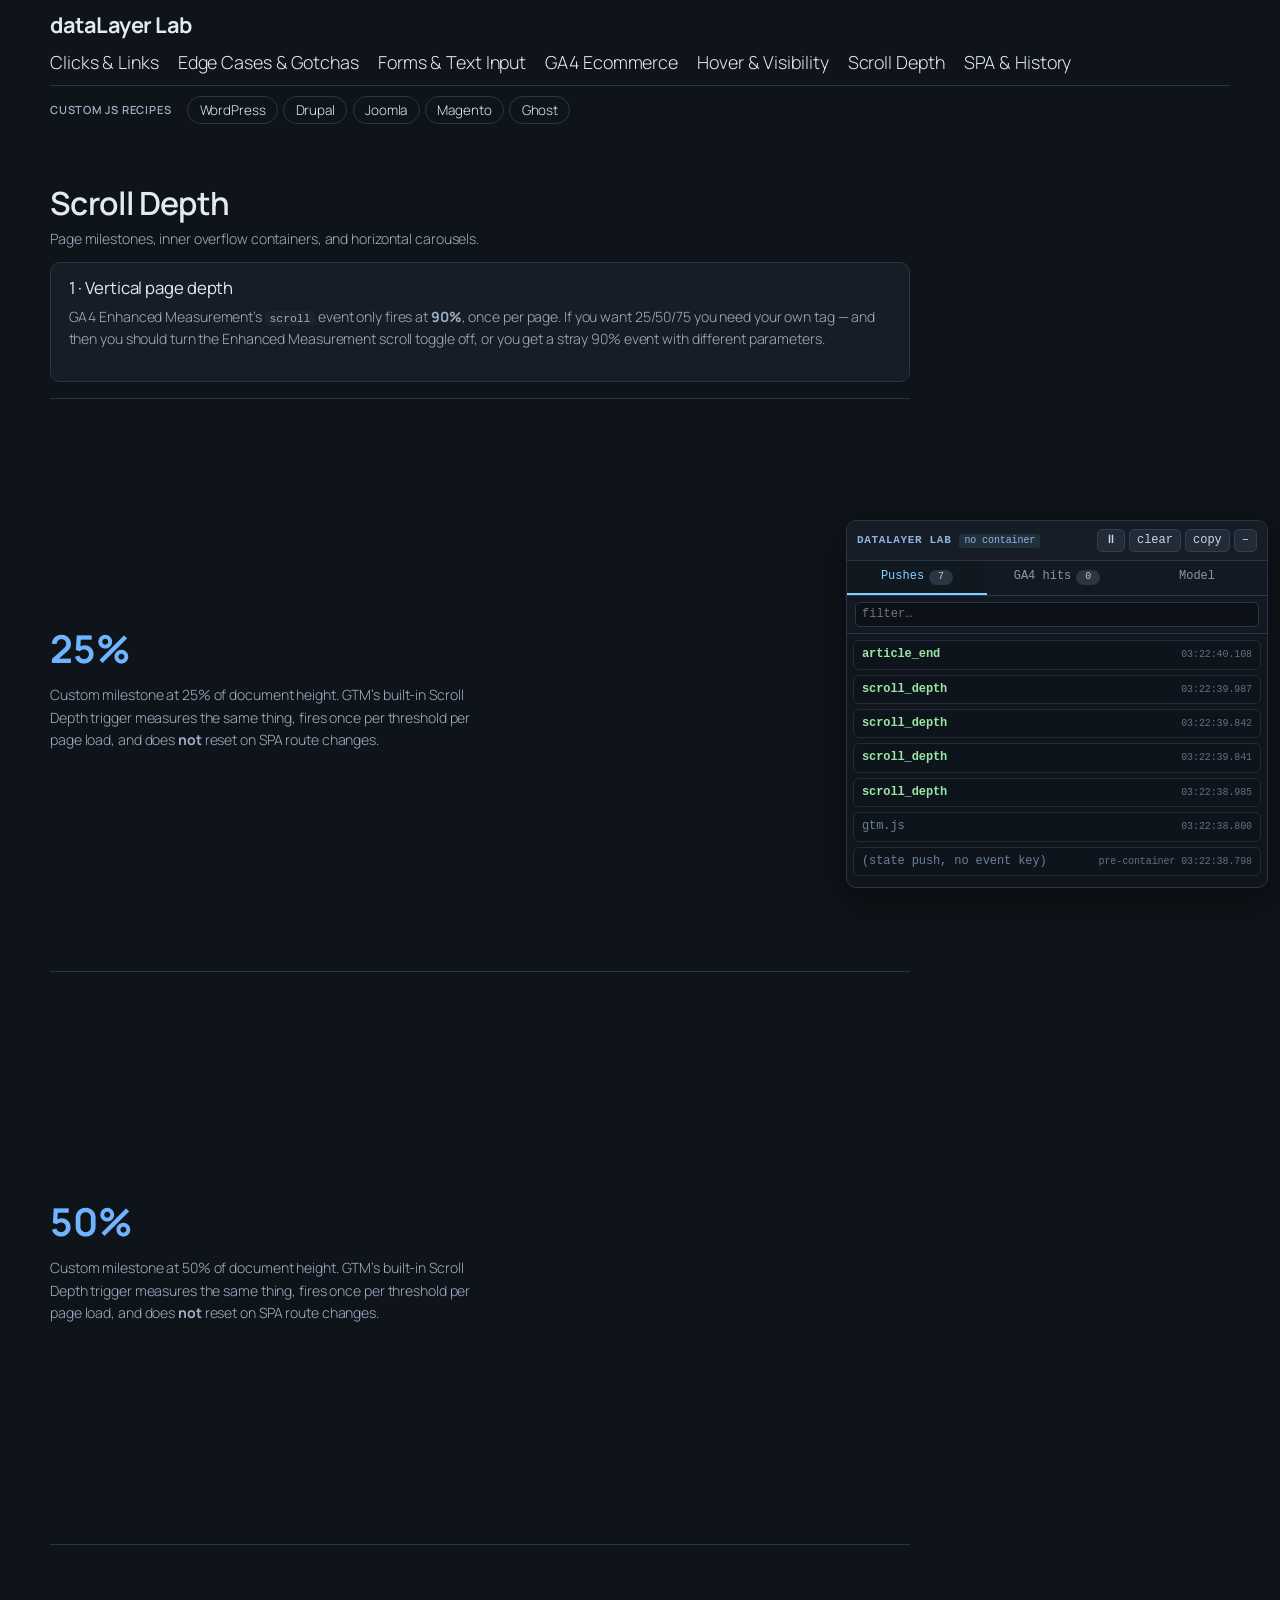
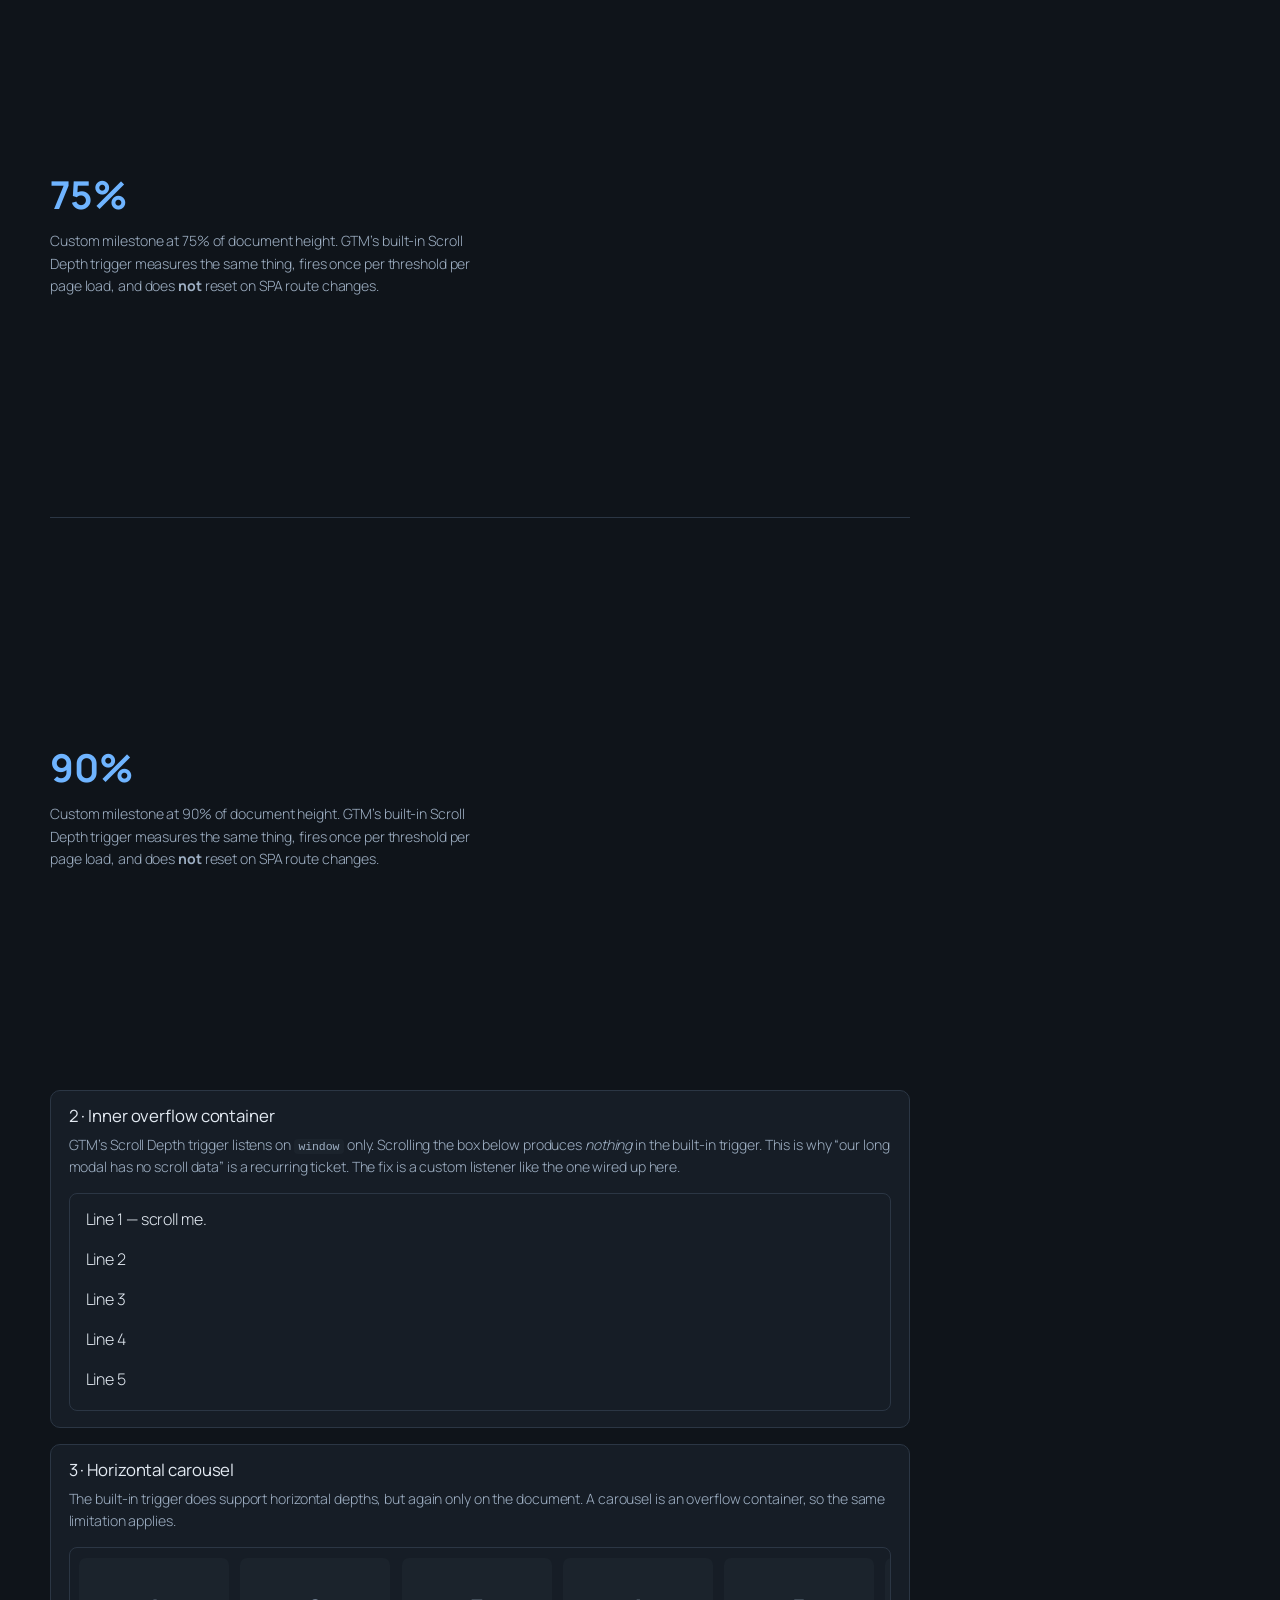
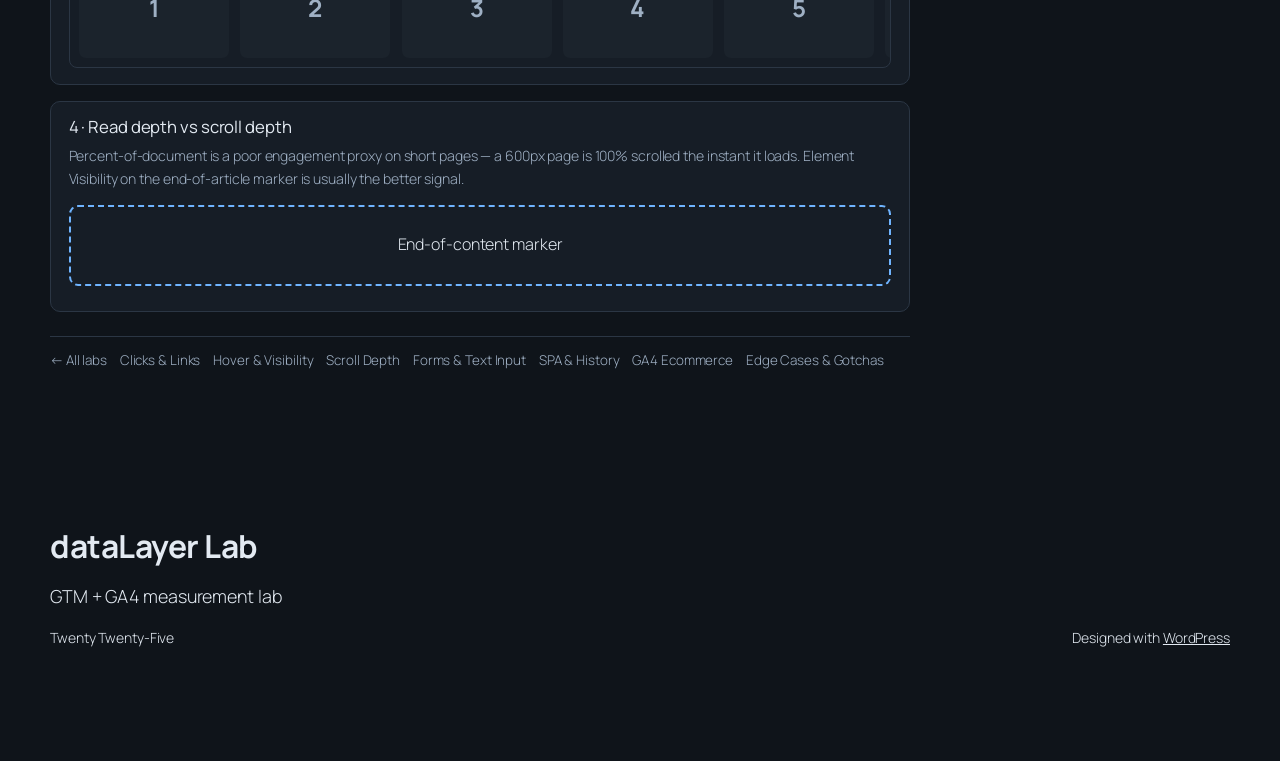
<file: docs/lab-scroll/index.html>
<!DOCTYPE html>
<html lang="en-US">
<head>
<meta name="robots" content="noindex, nofollow" />
	<meta charset="UTF-8" />
	<meta name="viewport" content="width=device-width, initial-scale=1" />
<meta name='robots' content='noindex, nofollow' />
<script>window.dataLayer = window.dataLayer || [];
window.dataLayer.push({"page":{"type":"page","title":"Scroll Depth &#8211; dataLayer Lab","path":"/lab-scroll/","post_id":7,"template":"default","lang":"en-US","env":"local"},"user":{"logged_in":false,"role":"guest"},"lab":{"version":"1.0.0","container_id":"GTM-592T4DB3"}});</script>
<title>Scroll Depth &#8211; dataLayer Lab</title>


<script src="../wp-content/mu-plugins/gtm-lab/assets/inspector.js"></script>
<!-- Google Tag Manager -->
<script>(function(w,d,s,l,i){w[l]=w[l]||[];w[l].push({'gtm.start':
new Date().getTime(),event:'gtm.js'});var f=d.getElementsByTagName(s)[0],
j=d.createElement(s),dl=l!='dataLayer'?'&l='+l:'';j.async=true;j.src=
'https://www.googletagmanager.com/gtm.js?id='+i+dl+'';f.parentNode.insertBefore(j,f);
})(window,document,'script','dataLayer','GTM-592T4DB3');</script>
<!-- End Google Tag Manager -->
		

<style id='wp-img-auto-sizes-contain-inline-css'>
img:is([sizes=auto i],[sizes^="auto," i]){contain-intrinsic-size:3000px 1500px}
/*# sourceURL=wp-img-auto-sizes-contain-inline-css */
</style>
<style id='wp-block-site-title-inline-css'>
.wp-block-site-title{
  box-sizing:border-box;
}
.wp-block-site-title :where(a){
  color:inherit;
  font-family:inherit;
  font-size:inherit;
  font-style:inherit;
  font-weight:inherit;
  letter-spacing:inherit;
  line-height:inherit;
  text-decoration:inherit;
}
/*# sourceURL=../wp-includes/blocks/site-title/style.css */
</style>
<style id='wp-block-page-list-inline-css'>
.wp-block-navigation .wp-block-page-list{
  align-items:var(--navigation-layout-align, initial);
  background-color:inherit;
  display:flex;
  flex-direction:var(--navigation-layout-direction, initial);
  flex-wrap:var(--navigation-layout-wrap, wrap);
  justify-content:var(--navigation-layout-justify, initial);
}
.wp-block-navigation .wp-block-navigation-item{
  background-color:inherit;
}

.wp-block-page-list{
  box-sizing:border-box;
}
/*# sourceURL=../wp-includes/blocks/page-list/style.css */
</style>
<style id='wp-block-navigation-inline-css'>
.wp-block-navigation{
  position:relative;
}
.wp-block-navigation ul{
  margin-bottom:0;
  margin-left:0;
  margin-top:0;
  padding-left:0;
}
.wp-block-navigation ul,.wp-block-navigation ul li{
  list-style:none;
  padding:0;
}
.wp-block-navigation .wp-block-navigation-item{
  align-items:center;
  background-color:inherit;
  display:flex;
  position:relative;
}
.wp-block-navigation .wp-block-navigation-item .wp-block-navigation__submenu-container:empty{
  display:none;
}
.wp-block-navigation .wp-block-navigation-item__content{
  display:block;
  z-index:1;
}
.wp-block-navigation .wp-block-navigation-item__content.wp-block-navigation-item__content{
  color:inherit;
}
.wp-block-navigation.has-text-decoration-underline .wp-block-navigation-item__content,.wp-block-navigation.has-text-decoration-underline .wp-block-navigation-item__content:active,.wp-block-navigation.has-text-decoration-underline .wp-block-navigation-item__content:focus{
  text-decoration:underline;
}
.wp-block-navigation.has-text-decoration-line-through .wp-block-navigation-item__content,.wp-block-navigation.has-text-decoration-line-through .wp-block-navigation-item__content:active,.wp-block-navigation.has-text-decoration-line-through .wp-block-navigation-item__content:focus{
  text-decoration:line-through;
}
.wp-block-navigation :where(a),.wp-block-navigation :where(a:active),.wp-block-navigation :where(a:focus){
  text-decoration:none;
}
.wp-block-navigation .wp-block-navigation__submenu-icon{
  align-self:center;
  background-color:inherit;
  border:none;
  color:currentColor;
  display:inline-block;
  font-size:inherit;
  height:.6em;
  line-height:0;
  margin-left:.25em;
  padding:0;
  width:.6em;
}
.wp-block-navigation .wp-block-navigation__submenu-icon svg{
  display:inline-block;
  stroke:currentColor;
  height:inherit;
  margin-top:.075em;
  width:inherit;
}
.wp-block-navigation{
  --navigation-layout-justification-setting:flex-start;
  --navigation-layout-direction:row;
  --navigation-layout-wrap:wrap;
  --navigation-layout-justify:flex-start;
  --navigation-layout-align:center;
}
.wp-block-navigation.is-vertical{
  --navigation-layout-direction:column;
  --navigation-layout-justify:initial;
  --navigation-layout-align:flex-start;
}
.wp-block-navigation.no-wrap{
  --navigation-layout-wrap:nowrap;
}
.wp-block-navigation.items-justified-center{
  --navigation-layout-justification-setting:center;
  --navigation-layout-justify:center;
}
.wp-block-navigation.items-justified-center.is-vertical{
  --navigation-layout-align:center;
}
.wp-block-navigation.items-justified-right{
  --navigation-layout-justification-setting:flex-end;
  --navigation-layout-justify:flex-end;
}
.wp-block-navigation.items-justified-right.is-vertical{
  --navigation-layout-align:flex-end;
}
.wp-block-navigation.items-justified-space-between{
  --navigation-layout-justification-setting:space-between;
  --navigation-layout-justify:space-between;
}

.wp-block-navigation .has-child .wp-block-navigation__submenu-container{
  align-items:normal;
  background-color:inherit;
  color:inherit;
  display:flex;
  flex-direction:column;
  opacity:0;
  position:absolute;
  z-index:2;
}
@media not (prefers-reduced-motion){
  .wp-block-navigation .has-child .wp-block-navigation__submenu-container{
    transition:opacity .1s linear;
  }
}
.wp-block-navigation .has-child .wp-block-navigation__submenu-container{
  height:0;
  overflow:hidden;
  visibility:hidden;
  width:0;
}
.wp-block-navigation .has-child .wp-block-navigation__submenu-container>.wp-block-navigation-item>.wp-block-navigation-item__content{
  display:flex;
  flex-grow:1;
  padding:.5em 1em;
}
.wp-block-navigation .has-child .wp-block-navigation__submenu-container>.wp-block-navigation-item>.wp-block-navigation-item__content .wp-block-navigation__submenu-icon{
  margin-left:auto;
  margin-right:0;
}
.wp-block-navigation .has-child .wp-block-navigation__submenu-container .wp-block-navigation-item__content{
  margin:0;
}
.wp-block-navigation .has-child .wp-block-navigation__submenu-container{
  left:-1px;
  top:100%;
}
@media (min-width:782px){
  .wp-block-navigation .has-child .wp-block-navigation__submenu-container .wp-block-navigation__submenu-container{
    left:100%;
    top:-1px;
  }
  .wp-block-navigation .has-child .wp-block-navigation__submenu-container .wp-block-navigation__submenu-container:before{
    background:#0000;
    content:"";
    display:block;
    height:100%;
    position:absolute;
    right:100%;
    width:.5em;
  }
  .wp-block-navigation .has-child .wp-block-navigation__submenu-container .wp-block-navigation__submenu-icon{
    margin-right:.25em;
  }
  .wp-block-navigation .has-child .wp-block-navigation__submenu-container .wp-block-navigation__submenu-icon svg{
    transform:rotate(-90deg);
  }
}
.wp-block-navigation .has-child .wp-block-navigation-submenu__toggle[aria-expanded=true]~.wp-block-navigation__submenu-container,.wp-block-navigation .has-child:not(.open-on-click):hover>.wp-block-navigation__submenu-container,.wp-block-navigation .has-child:not(.open-on-click):not(.open-on-hover-click):focus-within>.wp-block-navigation__submenu-container{
  height:auto;
  min-width:200px;
  opacity:1;
  overflow:visible;
  visibility:visible;
  width:auto;
}

.wp-block-navigation.has-background .has-child .wp-block-navigation__submenu-container{
  left:0;
  top:100%;
}
@media (min-width:782px){
  .wp-block-navigation.has-background .has-child .wp-block-navigation__submenu-container .wp-block-navigation__submenu-container{
    left:100%;
    top:0;
  }
}

.wp-block-navigation-submenu{
  display:flex;
  position:relative;
}
.wp-block-navigation-submenu .wp-block-navigation__submenu-icon svg{
  stroke:currentColor;
}

button.wp-block-navigation-item__content{
  background-color:initial;
  border:none;
  color:currentColor;
  font-family:inherit;
  font-size:inherit;
  font-style:inherit;
  font-weight:inherit;
  letter-spacing:inherit;
  line-height:inherit;
  text-align:left;
  text-transform:inherit;
}

.wp-block-navigation-submenu__toggle{
  cursor:pointer;
}
.wp-block-navigation-submenu__toggle[aria-expanded=true]+.wp-block-navigation__submenu-icon>svg,.wp-block-navigation-submenu__toggle[aria-expanded=true]>svg{
  transform:rotate(180deg);
}

.wp-block-navigation-item.open-on-click .wp-block-navigation-submenu__toggle{
  padding-left:0;
  padding-right:.85em;
}
.wp-block-navigation-item.open-on-click .wp-block-navigation-submenu__toggle+.wp-block-navigation__submenu-icon{
  margin-left:-.6em;
  pointer-events:none;
}

.wp-block-navigation-item.open-on-click button.wp-block-navigation-item__content:not(.wp-block-navigation-submenu__toggle){
  padding:0;
}
.wp-block-navigation .wp-block-page-list,.wp-block-navigation__container,.wp-block-navigation__responsive-close,.wp-block-navigation__responsive-container,.wp-block-navigation__responsive-container-content,.wp-block-navigation__responsive-dialog{
  gap:inherit;
}
:where(.wp-block-navigation.has-background .wp-block-navigation-item a:not(.wp-element-button)),:where(.wp-block-navigation.has-background .wp-block-navigation-submenu a:not(.wp-element-button)){
  padding:.5em 1em;
}

:where(.wp-block-navigation .wp-block-navigation__submenu-container .wp-block-navigation-item a:not(.wp-element-button)),:where(.wp-block-navigation .wp-block-navigation__submenu-container .wp-block-navigation-submenu a:not(.wp-element-button)),:where(.wp-block-navigation .wp-block-navigation__submenu-container .wp-block-navigation-submenu button.wp-block-navigation-item__content),:where(.wp-block-navigation .wp-block-navigation__submenu-container .wp-block-pages-list__item button.wp-block-navigation-item__content){
  padding:.5em 1em;
}
.wp-block-navigation.items-justified-right .wp-block-navigation__container .has-child .wp-block-navigation__submenu-container,.wp-block-navigation.items-justified-right .wp-block-page-list>.has-child .wp-block-navigation__submenu-container,.wp-block-navigation.items-justified-space-between .wp-block-page-list>.has-child:last-child .wp-block-navigation__submenu-container,.wp-block-navigation.items-justified-space-between>.wp-block-navigation__container>.has-child:last-child .wp-block-navigation__submenu-container{
  left:auto;
  right:0;
}
.wp-block-navigation.items-justified-right .wp-block-navigation__container .has-child .wp-block-navigation__submenu-container .wp-block-navigation__submenu-container,.wp-block-navigation.items-justified-right .wp-block-page-list>.has-child .wp-block-navigation__submenu-container .wp-block-navigation__submenu-container,.wp-block-navigation.items-justified-space-between .wp-block-page-list>.has-child:last-child .wp-block-navigation__submenu-container .wp-block-navigation__submenu-container,.wp-block-navigation.items-justified-space-between>.wp-block-navigation__container>.has-child:last-child .wp-block-navigation__submenu-container .wp-block-navigation__submenu-container{
  left:-1px;
  right:-1px;
}
@media (min-width:782px){
  .wp-block-navigation.items-justified-right .wp-block-navigation__container .has-child .wp-block-navigation__submenu-container .wp-block-navigation__submenu-container,.wp-block-navigation.items-justified-right .wp-block-page-list>.has-child .wp-block-navigation__submenu-container .wp-block-navigation__submenu-container,.wp-block-navigation.items-justified-space-between .wp-block-page-list>.has-child:last-child .wp-block-navigation__submenu-container .wp-block-navigation__submenu-container,.wp-block-navigation.items-justified-space-between>.wp-block-navigation__container>.has-child:last-child .wp-block-navigation__submenu-container .wp-block-navigation__submenu-container{
    left:auto;
    right:100%;
  }
}

.wp-block-navigation:not(.has-background) .wp-block-navigation__submenu-container{
  background-color:#fff;
  border:1px solid #00000026;
}

.wp-block-navigation.has-background .wp-block-navigation__submenu-container{
  background-color:inherit;
}

.wp-block-navigation:not(.has-text-color) .wp-block-navigation__submenu-container{
  color:#000;
}

.wp-block-navigation__container{
  align-items:var(--navigation-layout-align, initial);
  display:flex;
  flex-direction:var(--navigation-layout-direction, initial);
  flex-wrap:var(--navigation-layout-wrap, wrap);
  justify-content:var(--navigation-layout-justify, initial);
  list-style:none;
  margin:0;
  padding-left:0;
}
.wp-block-navigation__container .is-responsive{
  display:none;
}

.wp-block-navigation__container:only-child,.wp-block-page-list:only-child{
  flex-grow:1;
}
@keyframes overlay-menu__fade-in-animation{
  0%{
    opacity:0;
    transform:translateY(.5em);
  }
  to{
    opacity:1;
    transform:translateY(0);
  }
}
.wp-block-navigation__responsive-container{
  bottom:0;
  display:none;
  left:0;
  position:fixed;
  right:0;
  top:0;
}
.wp-block-navigation__responsive-container :where(.wp-block-navigation-item a){
  color:inherit;
}
.wp-block-navigation__responsive-container .wp-block-navigation__responsive-container-content{
  align-items:var(--navigation-layout-align, initial);
  display:flex;
  flex-direction:var(--navigation-layout-direction, initial);
  flex-wrap:var(--navigation-layout-wrap, wrap);
  justify-content:var(--navigation-layout-justify, initial);
}
.wp-block-navigation__responsive-container:not(.is-menu-open.is-menu-open){
  background-color:inherit !important;
  color:inherit !important;
}
.wp-block-navigation__responsive-container.is-menu-open{
  background-color:inherit;
  display:flex;
  flex-direction:column;
}
@media not (prefers-reduced-motion){
  .wp-block-navigation__responsive-container.is-menu-open{
    animation:overlay-menu__fade-in-animation .1s ease-out;
    animation-fill-mode:forwards;
  }
}
.wp-block-navigation__responsive-container.is-menu-open{
  overflow:auto;
  padding:clamp(1rem, var(--wp--style--root--padding-top), 20rem) clamp(1rem, var(--wp--style--root--padding-right), 20rem) clamp(1rem, var(--wp--style--root--padding-bottom), 20rem) clamp(1rem, var(--wp--style--root--padding-left), 20rem);
  z-index:100000;
}
.wp-block-navigation__responsive-container.is-menu-open .wp-block-navigation__responsive-container-content{
  align-items:var(--navigation-layout-justification-setting, inherit);
  display:flex;
  flex-direction:column;
  flex-wrap:nowrap;
  overflow:visible;
  padding-top:calc(2rem + 24px);
}
.wp-block-navigation__responsive-container.is-menu-open .wp-block-navigation__responsive-container-content,.wp-block-navigation__responsive-container.is-menu-open .wp-block-navigation__responsive-container-content .wp-block-navigation__container,.wp-block-navigation__responsive-container.is-menu-open .wp-block-navigation__responsive-container-content .wp-block-page-list{
  justify-content:flex-start;
}
.wp-block-navigation__responsive-container.is-menu-open .wp-block-navigation__responsive-container-content .wp-block-navigation__submenu-icon{
  display:none;
}
.wp-block-navigation__responsive-container.is-menu-open .wp-block-navigation__responsive-container-content .has-child .wp-block-navigation__submenu-container{
  border:none;
  height:auto;
  min-width:200px;
  opacity:1;
  overflow:initial;
  padding-left:2rem;
  padding-right:2rem;
  position:static;
  visibility:visible;
  width:auto;
}
.wp-block-navigation__responsive-container.is-menu-open .wp-block-navigation__responsive-container-content .wp-block-navigation__container,.wp-block-navigation__responsive-container.is-menu-open .wp-block-navigation__responsive-container-content .wp-block-navigation__submenu-container{
  gap:inherit;
}
.wp-block-navigation__responsive-container.is-menu-open .wp-block-navigation__responsive-container-content .wp-block-navigation__submenu-container{
  padding-top:var(--wp--style--block-gap, 2em);
}
.wp-block-navigation__responsive-container.is-menu-open .wp-block-navigation__responsive-container-content .wp-block-navigation-item__content{
  padding:0;
}
.wp-block-navigation__responsive-container.is-menu-open .wp-block-navigation__responsive-container-content .wp-block-navigation-item,.wp-block-navigation__responsive-container.is-menu-open .wp-block-navigation__responsive-container-content .wp-block-navigation__container,.wp-block-navigation__responsive-container.is-menu-open .wp-block-navigation__responsive-container-content .wp-block-page-list{
  align-items:var(--navigation-layout-justification-setting, initial);
  display:flex;
  flex-direction:column;
}
.wp-block-navigation__responsive-container.is-menu-open .wp-block-navigation-item,.wp-block-navigation__responsive-container.is-menu-open .wp-block-navigation-item .wp-block-navigation__submenu-container,.wp-block-navigation__responsive-container.is-menu-open .wp-block-navigation__container,.wp-block-navigation__responsive-container.is-menu-open .wp-block-page-list{
  background:#0000 !important;
  color:inherit !important;
}
.wp-block-navigation__responsive-container.is-menu-open .wp-block-navigation__submenu-container.wp-block-navigation__submenu-container.wp-block-navigation__submenu-container.wp-block-navigation__submenu-container{
  left:auto;
  right:auto;
}
@media (min-width:600px){
  .wp-block-navigation__responsive-container:not(.hidden-by-default):not(.is-menu-open){
    background-color:inherit;
    display:block;
    position:relative;
    width:100%;
    z-index:auto;
  }
  .wp-block-navigation__responsive-container:not(.hidden-by-default):not(.is-menu-open) .wp-block-navigation__responsive-container-close{
    display:none;
  }
  .wp-block-navigation__responsive-container.is-menu-open .wp-block-navigation__submenu-container.wp-block-navigation__submenu-container.wp-block-navigation__submenu-container.wp-block-navigation__submenu-container{
    left:0;
  }
}

.wp-block-navigation:not(.has-background) .wp-block-navigation__responsive-container.is-menu-open{
  background-color:#fff;
}

.wp-block-navigation:not(.has-text-color) .wp-block-navigation__responsive-container.is-menu-open{
  color:#000;
}

.wp-block-navigation__toggle_button_label{
  font-size:1rem;
  font-weight:700;
}

.wp-block-navigation__responsive-container-close,.wp-block-navigation__responsive-container-open{
  background:#0000;
  border:none;
  color:currentColor;
  cursor:pointer;
  margin:0;
  padding:0;
  text-transform:inherit;
  vertical-align:middle;
}
.wp-block-navigation__responsive-container-close svg,.wp-block-navigation__responsive-container-open svg{
  fill:currentColor;
  display:block;
  height:24px;
  pointer-events:none;
  width:24px;
}

.wp-block-navigation__responsive-container-open{
  display:flex;
}
.wp-block-navigation__responsive-container-open.wp-block-navigation__responsive-container-open.wp-block-navigation__responsive-container-open{
  font-family:inherit;
  font-size:inherit;
  font-weight:inherit;
}
@media (min-width:600px){
  .wp-block-navigation__responsive-container-open:not(.always-shown){
    display:none;
  }
}

.wp-block-navigation__responsive-container-close{
  position:absolute;
  right:0;
  top:0;
  z-index:2;
}
.wp-block-navigation__responsive-container-close.wp-block-navigation__responsive-container-close.wp-block-navigation__responsive-container-close{
  font-family:inherit;
  font-size:inherit;
  font-weight:inherit;
}

.wp-block-navigation__responsive-close{
  width:100%;
}
.has-modal-open .wp-block-navigation__responsive-close{
  margin-left:auto;
  margin-right:auto;
  max-width:var(--wp--style--global--wide-size, 100%);
}
.wp-block-navigation__responsive-close:focus{
  outline:none;
}

.is-menu-open .wp-block-navigation__responsive-close,.is-menu-open .wp-block-navigation__responsive-container-content,.is-menu-open .wp-block-navigation__responsive-dialog{
  box-sizing:border-box;
}

.wp-block-navigation__responsive-dialog{
  position:relative;
}

.has-modal-open .admin-bar .is-menu-open .wp-block-navigation__responsive-dialog{
  margin-top:46px;
}
@media (min-width:782px){
  .has-modal-open .admin-bar .is-menu-open .wp-block-navigation__responsive-dialog{
    margin-top:32px;
  }
}

html.has-modal-open{
  overflow:hidden;
}
/*# sourceURL=../wp-includes/blocks/navigation/style.css */
</style>
<style id='wp-block-group-inline-css'>
.wp-block-group{
  box-sizing:border-box;
}

:where(.wp-block-group.wp-block-group-is-layout-constrained){
  position:relative;
}
/*# sourceURL=../wp-includes/blocks/group/style.css */
</style>
<style id='wp-block-post-title-inline-css'>
.wp-block-post-title{
  box-sizing:border-box;
  word-break:break-word;
}
.wp-block-post-title :where(a){
  display:inline-block;
  font-family:inherit;
  font-size:inherit;
  font-style:inherit;
  font-weight:inherit;
  letter-spacing:inherit;
  line-height:inherit;
  text-decoration:inherit;
}
/*# sourceURL=../wp-includes/blocks/post-title/style.css */
</style>
<style id='wp-block-post-content-inline-css'>
.wp-block-post-content{
  display:flow-root;
}
/*# sourceURL=../wp-includes/blocks/post-content/style.css */
</style>
<style id='wp-block-site-tagline-inline-css'>
.wp-block-site-tagline{
  box-sizing:border-box;
}
/*# sourceURL=../wp-includes/blocks/site-tagline/style.css */
</style>
<style id='wp-block-spacer-inline-css'>
.wp-block-spacer{
  clear:both;
}
/*# sourceURL=../wp-includes/blocks/spacer/style.css */
</style>
<style id='wp-block-columns-inline-css'>
.wp-block-columns{
  box-sizing:border-box;
  display:flex;
  flex-wrap:wrap !important;
}
@media (min-width:782px){
  .wp-block-columns{
    flex-wrap:nowrap !important;
  }
}
.wp-block-columns{
  align-items:normal !important;
}
.wp-block-columns.are-vertically-aligned-top{
  align-items:flex-start;
}
.wp-block-columns.are-vertically-aligned-center{
  align-items:center;
}
.wp-block-columns.are-vertically-aligned-bottom{
  align-items:flex-end;
}
@media (max-width:781px){
  .wp-block-columns:not(.is-not-stacked-on-mobile)>.wp-block-column{
    flex-basis:100% !important;
  }
}
@media (min-width:782px){
  .wp-block-columns:not(.is-not-stacked-on-mobile)>.wp-block-column{
    flex-basis:0;
    flex-grow:1;
  }
  .wp-block-columns:not(.is-not-stacked-on-mobile)>.wp-block-column[style*=flex-basis]{
    flex-grow:0;
  }
}
.wp-block-columns.is-not-stacked-on-mobile{
  flex-wrap:nowrap !important;
}
.wp-block-columns.is-not-stacked-on-mobile>.wp-block-column{
  flex-basis:0;
  flex-grow:1;
}
.wp-block-columns.is-not-stacked-on-mobile>.wp-block-column[style*=flex-basis]{
  flex-grow:0;
}

:where(.wp-block-columns){
  margin-bottom:1.75em;
}

:where(.wp-block-columns.has-background){
  padding:1.25em 2.375em;
}

.wp-block-column{
  flex-grow:1;
  min-width:0;
  overflow-wrap:break-word;
  word-break:break-word;
}
.wp-block-column.is-vertically-aligned-top{
  align-self:flex-start;
}
.wp-block-column.is-vertically-aligned-center{
  align-self:center;
}
.wp-block-column.is-vertically-aligned-bottom{
  align-self:flex-end;
}
.wp-block-column.is-vertically-aligned-stretch{
  align-self:stretch;
}
.wp-block-column.is-vertically-aligned-bottom,.wp-block-column.is-vertically-aligned-center,.wp-block-column.is-vertically-aligned-top{
  width:100%;
}
/*# sourceURL=../wp-includes/blocks/columns/style.css */
</style>
<style id='wp-block-navigation-link-inline-css'>
.wp-block-navigation .wp-block-navigation-item__label{
  overflow-wrap:break-word;
}
.wp-block-navigation .wp-block-navigation-item__description{
  display:none;
}

.link-ui-tools{
  outline:1px solid #f0f0f0;
  padding:8px;
}

.link-ui-block-inserter{
  padding-top:8px;
}

.link-ui-block-inserter__back{
  margin-left:8px;
  text-transform:uppercase;
}
/*# sourceURL=../wp-includes/blocks/navigation-link/style.css */
</style>
<style id='wp-block-paragraph-inline-css'>
.is-small-text{
  font-size:.875em;
}

.is-regular-text{
  font-size:1em;
}

.is-large-text{
  font-size:2.25em;
}

.is-larger-text{
  font-size:3em;
}

.has-drop-cap:not(:focus):first-letter{
  float:left;
  font-size:8.4em;
  font-style:normal;
  font-weight:100;
  line-height:.68;
  margin:.05em .1em 0 0;
  text-transform:uppercase;
}

body.rtl .has-drop-cap:not(:focus):first-letter{
  float:none;
  margin-left:.1em;
}

p.has-drop-cap.has-background{
  overflow:hidden;
}

:root :where(p.has-background){
  padding:1.25em 2.375em;
}

:where(p.has-text-color:not(.has-link-color)) a{
  color:inherit;
}

p.has-text-align-left[style*="writing-mode:vertical-lr"],p.has-text-align-right[style*="writing-mode:vertical-rl"]{
  rotate:180deg;
}
/*# sourceURL=../wp-includes/blocks/paragraph/style.css */
</style>
<style id='wp-emoji-styles-inline-css'>

	img.wp-smiley, img.emoji {
		display: inline !important;
		border: none !important;
		box-shadow: none !important;
		height: 1em !important;
		width: 1em !important;
		margin: 0 0.07em !important;
		vertical-align: -0.1em !important;
		background: none !important;
		padding: 0 !important;
	}
/*# sourceURL=wp-emoji-styles-inline-css */
</style>
<style id='wp-block-library-inline-css'>
:root{
  --wp-block-synced-color:#7a00df;
  --wp-block-synced-color--rgb:122, 0, 223;
  --wp-bound-block-color:var(--wp-block-synced-color);
  --wp-editor-canvas-background:#ddd;
  --wp-admin-theme-color:#007cba;
  --wp-admin-theme-color--rgb:0, 124, 186;
  --wp-admin-theme-color-darker-10:#006ba1;
  --wp-admin-theme-color-darker-10--rgb:0, 107, 160.5;
  --wp-admin-theme-color-darker-20:#005a87;
  --wp-admin-theme-color-darker-20--rgb:0, 90, 135;
  --wp-admin-border-width-focus:2px;
}
@media (min-resolution:192dpi){
  :root{
    --wp-admin-border-width-focus:1.5px;
  }
}
.wp-element-button{
  cursor:pointer;
}

:root .has-very-light-gray-background-color{
  background-color:#eee;
}
:root .has-very-dark-gray-background-color{
  background-color:#313131;
}
:root .has-very-light-gray-color{
  color:#eee;
}
:root .has-very-dark-gray-color{
  color:#313131;
}
:root .has-vivid-green-cyan-to-vivid-cyan-blue-gradient-background{
  background:linear-gradient(135deg, #00d084, #0693e3);
}
:root .has-purple-crush-gradient-background{
  background:linear-gradient(135deg, #34e2e4, #4721fb 50%, #ab1dfe);
}
:root .has-hazy-dawn-gradient-background{
  background:linear-gradient(135deg, #faaca8, #dad0ec);
}
:root .has-subdued-olive-gradient-background{
  background:linear-gradient(135deg, #fafae1, #67a671);
}
:root .has-atomic-cream-gradient-background{
  background:linear-gradient(135deg, #fdd79a, #004a59);
}
:root .has-nightshade-gradient-background{
  background:linear-gradient(135deg, #330968, #31cdcf);
}
:root .has-midnight-gradient-background{
  background:linear-gradient(135deg, #020381, #2874fc);
}
:root{
  --wp--preset--font-size--normal:16px;
  --wp--preset--font-size--huge:42px;
}

.has-regular-font-size{
  font-size:1em;
}

.has-larger-font-size{
  font-size:2.625em;
}

.has-normal-font-size{
  font-size:var(--wp--preset--font-size--normal);
}

.has-huge-font-size{
  font-size:var(--wp--preset--font-size--huge);
}

.has-text-align-center{
  text-align:center;
}

.has-text-align-left{
  text-align:left;
}

.has-text-align-right{
  text-align:right;
}

.has-fit-text{
  white-space:nowrap !important;
}

#end-resizable-editor-section{
  display:none;
}

.aligncenter{
  clear:both;
}

.items-justified-left{
  justify-content:flex-start;
}

.items-justified-center{
  justify-content:center;
}

.items-justified-right{
  justify-content:flex-end;
}

.items-justified-space-between{
  justify-content:space-between;
}

.screen-reader-text{
  border:0;
  clip-path:inset(50%);
  height:1px;
  margin:-1px;
  overflow:hidden;
  padding:0;
  position:absolute;
  width:1px;
  word-wrap:normal !important;
}

.screen-reader-text:focus{
  background-color:#ddd;
  clip-path:none;
  color:#444;
  display:block;
  font-size:1em;
  height:auto;
  left:5px;
  line-height:normal;
  padding:15px 23px 14px;
  text-decoration:none;
  top:5px;
  width:auto;
  z-index:100000;
}
html :where(.has-border-color){
  border-style:solid;
}

html :where([style*=border-top-color]){
  border-top-style:solid;
}

html :where([style*=border-right-color]){
  border-right-style:solid;
}

html :where([style*=border-bottom-color]){
  border-bottom-style:solid;
}

html :where([style*=border-left-color]){
  border-left-style:solid;
}

html :where([style*=border-width]){
  border-style:solid;
}

html :where([style*=border-top-width]){
  border-top-style:solid;
}

html :where([style*=border-right-width]){
  border-right-style:solid;
}

html :where([style*=border-bottom-width]){
  border-bottom-style:solid;
}

html :where([style*=border-left-width]){
  border-left-style:solid;
}
html :where(img[class*=wp-image-]){
  height:auto;
  max-width:100%;
}
:where(figure){
  margin:0 0 1em;
}

html :where(.is-position-sticky){
  --wp-admin--admin-bar--position-offset:var(--wp-admin--admin-bar--height, 0px);
}

@media screen and (max-width:600px){
  html :where(.is-position-sticky){
    --wp-admin--admin-bar--position-offset:0px;
  }
}
/*# sourceURL=/wp-includes/css/dist/block-library/common.css */
</style>
<style id='global-styles-inline-css'>
:root{--wp--preset--aspect-ratio--square: 1;--wp--preset--aspect-ratio--4-3: 4/3;--wp--preset--aspect-ratio--3-4: 3/4;--wp--preset--aspect-ratio--3-2: 3/2;--wp--preset--aspect-ratio--2-3: 2/3;--wp--preset--aspect-ratio--16-9: 16/9;--wp--preset--aspect-ratio--9-16: 9/16;--wp--preset--color--black: #000000;--wp--preset--color--cyan-bluish-gray: #abb8c3;--wp--preset--color--white: #ffffff;--wp--preset--color--pale-pink: #f78da7;--wp--preset--color--vivid-red: #cf2e2e;--wp--preset--color--luminous-vivid-orange: #ff6900;--wp--preset--color--luminous-vivid-amber: #fcb900;--wp--preset--color--light-green-cyan: #7bdcb5;--wp--preset--color--vivid-green-cyan: #00d084;--wp--preset--color--pale-cyan-blue: #8ed1fc;--wp--preset--color--vivid-cyan-blue: #0693e3;--wp--preset--color--vivid-purple: #9b51e0;--wp--preset--color--base: #FFFFFF;--wp--preset--color--contrast: #111111;--wp--preset--color--accent-1: #FFEE58;--wp--preset--color--accent-2: #F6CFF4;--wp--preset--color--accent-3: #503AA8;--wp--preset--color--accent-4: #686868;--wp--preset--color--accent-5: #FBFAF3;--wp--preset--color--accent-6: color-mix(in srgb, currentColor 20%, transparent);--wp--preset--gradient--vivid-cyan-blue-to-vivid-purple: linear-gradient(135deg,rgb(6,147,227) 0%,rgb(155,81,224) 100%);--wp--preset--gradient--light-green-cyan-to-vivid-green-cyan: linear-gradient(135deg,rgb(122,220,180) 0%,rgb(0,208,130) 100%);--wp--preset--gradient--luminous-vivid-amber-to-luminous-vivid-orange: linear-gradient(135deg,rgb(252,185,0) 0%,rgb(255,105,0) 100%);--wp--preset--gradient--luminous-vivid-orange-to-vivid-red: linear-gradient(135deg,rgb(255,105,0) 0%,rgb(207,46,46) 100%);--wp--preset--gradient--very-light-gray-to-cyan-bluish-gray: linear-gradient(135deg,rgb(238,238,238) 0%,rgb(169,184,195) 100%);--wp--preset--gradient--cool-to-warm-spectrum: linear-gradient(135deg,rgb(74,234,220) 0%,rgb(151,120,209) 20%,rgb(207,42,186) 40%,rgb(238,44,130) 60%,rgb(251,105,98) 80%,rgb(254,248,76) 100%);--wp--preset--gradient--blush-light-purple: linear-gradient(135deg,rgb(255,206,236) 0%,rgb(152,150,240) 100%);--wp--preset--gradient--blush-bordeaux: linear-gradient(135deg,rgb(254,205,165) 0%,rgb(254,45,45) 50%,rgb(107,0,62) 100%);--wp--preset--gradient--luminous-dusk: linear-gradient(135deg,rgb(255,203,112) 0%,rgb(199,81,192) 50%,rgb(65,88,208) 100%);--wp--preset--gradient--pale-ocean: linear-gradient(135deg,rgb(255,245,203) 0%,rgb(182,227,212) 50%,rgb(51,167,181) 100%);--wp--preset--gradient--electric-grass: linear-gradient(135deg,rgb(202,248,128) 0%,rgb(113,206,126) 100%);--wp--preset--gradient--midnight: linear-gradient(135deg,rgb(2,3,129) 0%,rgb(40,116,252) 100%);--wp--preset--font-size--small: 0.875rem;--wp--preset--font-size--medium: clamp(1rem, 1rem + ((1vw - 0.2rem) * 0.196), 1.125rem);--wp--preset--font-size--large: clamp(1.125rem, 1.125rem + ((1vw - 0.2rem) * 0.392), 1.375rem);--wp--preset--font-size--x-large: clamp(1.75rem, 1.75rem + ((1vw - 0.2rem) * 0.392), 2rem);--wp--preset--font-size--xx-large: clamp(2.15rem, 2.15rem + ((1vw - 0.2rem) * 1.333), 3rem);--wp--preset--font-family--manrope: Manrope, sans-serif;--wp--preset--font-family--fira-code: "Fira Code", monospace;--wp--preset--spacing--20: 10px;--wp--preset--spacing--30: 20px;--wp--preset--spacing--40: 30px;--wp--preset--spacing--50: clamp(30px, 5vw, 50px);--wp--preset--spacing--60: clamp(30px, 7vw, 70px);--wp--preset--spacing--70: clamp(50px, 7vw, 90px);--wp--preset--spacing--80: clamp(70px, 10vw, 140px);--wp--preset--shadow--natural: 6px 6px 9px rgba(0, 0, 0, 0.2);--wp--preset--shadow--deep: 12px 12px 50px rgba(0, 0, 0, 0.4);--wp--preset--shadow--sharp: 6px 6px 0px rgba(0, 0, 0, 0.2);--wp--preset--shadow--outlined: 6px 6px 0px -3px rgb(255, 255, 255), 6px 6px rgb(0, 0, 0);--wp--preset--shadow--crisp: 6px 6px 0px rgb(0, 0, 0);}:root { --wp--style--global--content-size: 645px;--wp--style--global--wide-size: 1340px; }:where(body) { margin: 0; }.wp-site-blocks { padding-top: var(--wp--style--root--padding-top); padding-bottom: var(--wp--style--root--padding-bottom); }.has-global-padding { padding-right: var(--wp--style--root--padding-right); padding-left: var(--wp--style--root--padding-left); }.has-global-padding > .alignfull { margin-right: calc(var(--wp--style--root--padding-right) * -1); margin-left: calc(var(--wp--style--root--padding-left) * -1); }.has-global-padding :where(:not(.alignfull.is-layout-flow) > .has-global-padding:not(.wp-block-block, .alignfull)) { padding-right: 0; padding-left: 0; }.has-global-padding :where(:not(.alignfull.is-layout-flow) > .has-global-padding:not(.wp-block-block, .alignfull)) > .alignfull { margin-left: 0; margin-right: 0; }.wp-site-blocks > .alignleft { float: left; margin-right: 2em; }.wp-site-blocks > .alignright { float: right; margin-left: 2em; }.wp-site-blocks > .aligncenter { justify-content: center; margin-left: auto; margin-right: auto; }:where(.wp-site-blocks) > * { margin-block-start: 1.2rem; margin-block-end: 0; }:where(.wp-site-blocks) > :first-child { margin-block-start: 0; }:where(.wp-site-blocks) > :last-child { margin-block-end: 0; }:root { --wp--style--block-gap: 1.2rem; }:root :where(.is-layout-flow) > :first-child{margin-block-start: 0;}:root :where(.is-layout-flow) > :last-child{margin-block-end: 0;}:root :where(.is-layout-flow) > *{margin-block-start: 1.2rem;margin-block-end: 0;}:root :where(.is-layout-constrained) > :first-child{margin-block-start: 0;}:root :where(.is-layout-constrained) > :last-child{margin-block-end: 0;}:root :where(.is-layout-constrained) > *{margin-block-start: 1.2rem;margin-block-end: 0;}:root :where(.is-layout-flex){gap: 1.2rem;}:root :where(.is-layout-grid){gap: 1.2rem;}.is-layout-flow > .alignleft{float: left;margin-inline-start: 0;margin-inline-end: 2em;}.is-layout-flow > .alignright{float: right;margin-inline-start: 2em;margin-inline-end: 0;}.is-layout-flow > .aligncenter{margin-left: auto !important;margin-right: auto !important;}.is-layout-constrained > .alignleft{float: left;margin-inline-start: 0;margin-inline-end: 2em;}.is-layout-constrained > .alignright{float: right;margin-inline-start: 2em;margin-inline-end: 0;}.is-layout-constrained > .aligncenter{margin-left: auto !important;margin-right: auto !important;}.is-layout-constrained > :where(:not(.alignleft):not(.alignright):not(.alignfull)){max-width: var(--wp--style--global--content-size);margin-left: auto !important;margin-right: auto !important;}.is-layout-constrained > .alignwide{max-width: var(--wp--style--global--wide-size);}body .is-layout-flex{display: flex;}.is-layout-flex{flex-wrap: wrap;align-items: center;}.is-layout-flex > :is(*, div){margin: 0;}body .is-layout-grid{display: grid;}.is-layout-grid > :is(*, div){margin: 0;}body{background-color: var(--wp--preset--color--base);color: var(--wp--preset--color--contrast);font-family: var(--wp--preset--font-family--manrope);font-size: var(--wp--preset--font-size--large);font-weight: 300;letter-spacing: -0.1px;line-height: 1.4;--wp--style--root--padding-top: 0px;--wp--style--root--padding-right: var(--wp--preset--spacing--50);--wp--style--root--padding-bottom: 0px;--wp--style--root--padding-left: var(--wp--preset--spacing--50);}a:where(:not(.wp-element-button)){color: currentColor;text-decoration: underline;}:root :where(a:where(:not(.wp-element-button)):hover){text-decoration: none;}h1, h2, h3, h4, h5, h6{font-weight: 400;letter-spacing: -0.1px;line-height: 1.125;}h1{font-size: var(--wp--preset--font-size--xx-large);}h2{font-size: var(--wp--preset--font-size--x-large);}h3{font-size: var(--wp--preset--font-size--large);}h4{font-size: var(--wp--preset--font-size--medium);}h5{font-size: var(--wp--preset--font-size--small);letter-spacing: 0.5px;}h6{font-size: var(--wp--preset--font-size--small);font-weight: 700;letter-spacing: 1.4px;text-transform: uppercase;}:root :where(.wp-element-button, .wp-block-button__link){background-color: var(--wp--preset--color--contrast);border-width: 0;color: var(--wp--preset--color--base);font-family: inherit;font-size: var(--wp--preset--font-size--medium);font-style: inherit;font-weight: inherit;letter-spacing: inherit;line-height: inherit;padding-top: 1rem;padding-right: 2.25rem;padding-bottom: 1rem;padding-left: 2.25rem;text-decoration: none;text-transform: inherit;}:root :where(.wp-element-button:hover, .wp-block-button__link:hover){background-color: color-mix(in srgb, var(--wp--preset--color--contrast) 85%, transparent);border-color: transparent;color: var(--wp--preset--color--base);}:root :where(.wp-element-button:focus, .wp-block-button__link:focus){outline-color: var(--wp--preset--color--accent-4);outline-offset: 2px;}:root :where(.wp-element-caption, .wp-block-audio figcaption, .wp-block-embed figcaption, .wp-block-gallery figcaption, .wp-block-image figcaption, .wp-block-table figcaption, .wp-block-video figcaption){font-size: var(--wp--preset--font-size--small);line-height: 1.4;}.has-black-color{color: var(--wp--preset--color--black) !important;}.has-cyan-bluish-gray-color{color: var(--wp--preset--color--cyan-bluish-gray) !important;}.has-white-color{color: var(--wp--preset--color--white) !important;}.has-pale-pink-color{color: var(--wp--preset--color--pale-pink) !important;}.has-vivid-red-color{color: var(--wp--preset--color--vivid-red) !important;}.has-luminous-vivid-orange-color{color: var(--wp--preset--color--luminous-vivid-orange) !important;}.has-luminous-vivid-amber-color{color: var(--wp--preset--color--luminous-vivid-amber) !important;}.has-light-green-cyan-color{color: var(--wp--preset--color--light-green-cyan) !important;}.has-vivid-green-cyan-color{color: var(--wp--preset--color--vivid-green-cyan) !important;}.has-pale-cyan-blue-color{color: var(--wp--preset--color--pale-cyan-blue) !important;}.has-vivid-cyan-blue-color{color: var(--wp--preset--color--vivid-cyan-blue) !important;}.has-vivid-purple-color{color: var(--wp--preset--color--vivid-purple) !important;}.has-base-color{color: var(--wp--preset--color--base) !important;}.has-contrast-color{color: var(--wp--preset--color--contrast) !important;}.has-accent-1-color{color: var(--wp--preset--color--accent-1) !important;}.has-accent-2-color{color: var(--wp--preset--color--accent-2) !important;}.has-accent-3-color{color: var(--wp--preset--color--accent-3) !important;}.has-accent-4-color{color: var(--wp--preset--color--accent-4) !important;}.has-accent-5-color{color: var(--wp--preset--color--accent-5) !important;}.has-accent-6-color{color: var(--wp--preset--color--accent-6) !important;}.has-black-background-color{background-color: var(--wp--preset--color--black) !important;}.has-cyan-bluish-gray-background-color{background-color: var(--wp--preset--color--cyan-bluish-gray) !important;}.has-white-background-color{background-color: var(--wp--preset--color--white) !important;}.has-pale-pink-background-color{background-color: var(--wp--preset--color--pale-pink) !important;}.has-vivid-red-background-color{background-color: var(--wp--preset--color--vivid-red) !important;}.has-luminous-vivid-orange-background-color{background-color: var(--wp--preset--color--luminous-vivid-orange) !important;}.has-luminous-vivid-amber-background-color{background-color: var(--wp--preset--color--luminous-vivid-amber) !important;}.has-light-green-cyan-background-color{background-color: var(--wp--preset--color--light-green-cyan) !important;}.has-vivid-green-cyan-background-color{background-color: var(--wp--preset--color--vivid-green-cyan) !important;}.has-pale-cyan-blue-background-color{background-color: var(--wp--preset--color--pale-cyan-blue) !important;}.has-vivid-cyan-blue-background-color{background-color: var(--wp--preset--color--vivid-cyan-blue) !important;}.has-vivid-purple-background-color{background-color: var(--wp--preset--color--vivid-purple) !important;}.has-base-background-color{background-color: var(--wp--preset--color--base) !important;}.has-contrast-background-color{background-color: var(--wp--preset--color--contrast) !important;}.has-accent-1-background-color{background-color: var(--wp--preset--color--accent-1) !important;}.has-accent-2-background-color{background-color: var(--wp--preset--color--accent-2) !important;}.has-accent-3-background-color{background-color: var(--wp--preset--color--accent-3) !important;}.has-accent-4-background-color{background-color: var(--wp--preset--color--accent-4) !important;}.has-accent-5-background-color{background-color: var(--wp--preset--color--accent-5) !important;}.has-accent-6-background-color{background-color: var(--wp--preset--color--accent-6) !important;}.has-black-border-color{border-color: var(--wp--preset--color--black) !important;}.has-cyan-bluish-gray-border-color{border-color: var(--wp--preset--color--cyan-bluish-gray) !important;}.has-white-border-color{border-color: var(--wp--preset--color--white) !important;}.has-pale-pink-border-color{border-color: var(--wp--preset--color--pale-pink) !important;}.has-vivid-red-border-color{border-color: var(--wp--preset--color--vivid-red) !important;}.has-luminous-vivid-orange-border-color{border-color: var(--wp--preset--color--luminous-vivid-orange) !important;}.has-luminous-vivid-amber-border-color{border-color: var(--wp--preset--color--luminous-vivid-amber) !important;}.has-light-green-cyan-border-color{border-color: var(--wp--preset--color--light-green-cyan) !important;}.has-vivid-green-cyan-border-color{border-color: var(--wp--preset--color--vivid-green-cyan) !important;}.has-pale-cyan-blue-border-color{border-color: var(--wp--preset--color--pale-cyan-blue) !important;}.has-vivid-cyan-blue-border-color{border-color: var(--wp--preset--color--vivid-cyan-blue) !important;}.has-vivid-purple-border-color{border-color: var(--wp--preset--color--vivid-purple) !important;}.has-base-border-color{border-color: var(--wp--preset--color--base) !important;}.has-contrast-border-color{border-color: var(--wp--preset--color--contrast) !important;}.has-accent-1-border-color{border-color: var(--wp--preset--color--accent-1) !important;}.has-accent-2-border-color{border-color: var(--wp--preset--color--accent-2) !important;}.has-accent-3-border-color{border-color: var(--wp--preset--color--accent-3) !important;}.has-accent-4-border-color{border-color: var(--wp--preset--color--accent-4) !important;}.has-accent-5-border-color{border-color: var(--wp--preset--color--accent-5) !important;}.has-accent-6-border-color{border-color: var(--wp--preset--color--accent-6) !important;}.has-vivid-cyan-blue-to-vivid-purple-gradient-background{background: var(--wp--preset--gradient--vivid-cyan-blue-to-vivid-purple) !important;}.has-light-green-cyan-to-vivid-green-cyan-gradient-background{background: var(--wp--preset--gradient--light-green-cyan-to-vivid-green-cyan) !important;}.has-luminous-vivid-amber-to-luminous-vivid-orange-gradient-background{background: var(--wp--preset--gradient--luminous-vivid-amber-to-luminous-vivid-orange) !important;}.has-luminous-vivid-orange-to-vivid-red-gradient-background{background: var(--wp--preset--gradient--luminous-vivid-orange-to-vivid-red) !important;}.has-very-light-gray-to-cyan-bluish-gray-gradient-background{background: var(--wp--preset--gradient--very-light-gray-to-cyan-bluish-gray) !important;}.has-cool-to-warm-spectrum-gradient-background{background: var(--wp--preset--gradient--cool-to-warm-spectrum) !important;}.has-blush-light-purple-gradient-background{background: var(--wp--preset--gradient--blush-light-purple) !important;}.has-blush-bordeaux-gradient-background{background: var(--wp--preset--gradient--blush-bordeaux) !important;}.has-luminous-dusk-gradient-background{background: var(--wp--preset--gradient--luminous-dusk) !important;}.has-pale-ocean-gradient-background{background: var(--wp--preset--gradient--pale-ocean) !important;}.has-electric-grass-gradient-background{background: var(--wp--preset--gradient--electric-grass) !important;}.has-midnight-gradient-background{background: var(--wp--preset--gradient--midnight) !important;}.has-small-font-size{font-size: var(--wp--preset--font-size--small) !important;}.has-medium-font-size{font-size: var(--wp--preset--font-size--medium) !important;}.has-large-font-size{font-size: var(--wp--preset--font-size--large) !important;}.has-x-large-font-size{font-size: var(--wp--preset--font-size--x-large) !important;}.has-xx-large-font-size{font-size: var(--wp--preset--font-size--xx-large) !important;}.has-manrope-font-family{font-family: var(--wp--preset--font-family--manrope) !important;}.has-fira-code-font-family{font-family: var(--wp--preset--font-family--fira-code) !important;}
:root :where(.wp-block-columns-is-layout-flow) > :first-child{margin-block-start: 0;}:root :where(.wp-block-columns-is-layout-flow) > :last-child{margin-block-end: 0;}:root :where(.wp-block-columns-is-layout-flow) > *{margin-block-start: var(--wp--preset--spacing--50);margin-block-end: 0;}:root :where(.wp-block-columns-is-layout-constrained) > :first-child{margin-block-start: 0;}:root :where(.wp-block-columns-is-layout-constrained) > :last-child{margin-block-end: 0;}:root :where(.wp-block-columns-is-layout-constrained) > *{margin-block-start: var(--wp--preset--spacing--50);margin-block-end: 0;}:root :where(.wp-block-columns-is-layout-flex){gap: var(--wp--preset--spacing--50);}:root :where(.wp-block-columns-is-layout-grid){gap: var(--wp--preset--spacing--50);}
:root :where(.wp-block-post-title a:where(:not(.wp-element-button))){text-decoration: none;}
:root :where(.wp-block-post-title a:where(:not(.wp-element-button)):hover){text-decoration: underline;}
:root :where(.wp-block-site-tagline){font-size: var(--wp--preset--font-size--medium);}
:root :where(.wp-block-site-title){font-weight: 700;letter-spacing: -.5px;}
:root :where(.wp-block-site-title a:where(:not(.wp-element-button))){text-decoration: none;}
:root :where(.wp-block-site-title a:where(:not(.wp-element-button)):hover){text-decoration: underline;}
:root :where(.wp-block-navigation){font-size: var(--wp--preset--font-size--medium);}
:root :where(.wp-block-navigation a:where(:not(.wp-element-button))){text-decoration: none;}
:root :where(.wp-block-navigation a:where(:not(.wp-element-button)):hover){text-decoration: underline;}
/*# sourceURL=global-styles-inline-css */
</style>
<style id='core-block-supports-inline-css'>
/**
 * Core styles: block-supports
 */
.wp-container-core-navigation-is-layout-fc306653 {
	justify-content: flex-end;
}
.wp-container-core-group-is-layout-f4c28e8b {
	flex-wrap: nowrap;
	gap: var(--wp--preset--spacing--10);
	justify-content: flex-end;
}
.wp-container-core-group-is-layout-8165f36a {
	flex-wrap: nowrap;
	justify-content: space-between;
}
.wp-container-core-columns-is-layout-28f84493 {
	flex-wrap: nowrap;
}
.wp-container-core-navigation-is-layout-fe9cc265 {
	flex-direction: column;
	align-items: flex-start;
}
.wp-container-core-group-is-layout-570722b2 {
	gap: var(--wp--preset--spacing--80);
	justify-content: space-between;
	align-items: flex-start;
}
.wp-container-core-group-is-layout-e5edad21 {
	justify-content: space-between;
	align-items: flex-start;
}
.wp-container-core-group-is-layout-91e87306 {
	gap: var(--wp--preset--spacing--20);
	justify-content: space-between;
}

/*# sourceURL=core-block-supports-inline-css */
</style>
<style id='wp-block-template-skip-link-inline-css'>

		.skip-link.screen-reader-text {
			border: 0;
			clip-path: inset(50%);
			height: 1px;
			margin: -1px;
			overflow: hidden;
			padding: 0;
			position: absolute !important;
			width: 1px;
			word-wrap: normal !important;
		}

		.skip-link.screen-reader-text:focus {
			background-color: #eee;
			clip-path: none;
			color: #444;
			display: block;
			font-size: 1em;
			height: auto;
			left: 5px;
			line-height: normal;
			padding: 15px 23px 14px;
			text-decoration: none;
			top: 5px;
			width: auto;
			z-index: 100000;
		}
/*# sourceURL=wp-block-template-skip-link-inline-css */
</style>
<link rel='stylesheet' id='dllab-css' href='../wp-content/mu-plugins/gtm-lab/assets/lab.css' media='all' />
<style id='twentytwentyfive-style-inline-css'>
/*
Theme Name: Twenty Twenty-Five
Theme URI: https://wordpress.org/themes/twentytwentyfive/
Author: the WordPress team
Author URI: https://wordpress.org
Description: Twenty Twenty-Five emphasizes simplicity and adaptability. It offers flexible design options, supported by a variety of patterns for different page types, such as services and landing pages, making it ideal for building personal blogs, professional portfolios, online magazines, or business websites. Its templates cater to various blog styles, from text-focused to image-heavy layouts. Additionally, it supports international typography and diverse color palettes, ensuring accessibility and customization for users worldwide.
Requires at least: 6.7
Tested up to: 6.9
Requires PHP: 7.2
Version: 1.4
License: GNU General Public License v2 or later
License URI: http://www.gnu.org/licenses/gpl-2.0.html
Text Domain: twentytwentyfive
Tags: one-column, custom-colors, custom-menu, custom-logo, editor-style, featured-images, full-site-editing, block-patterns, rtl-language-support, sticky-post, threaded-comments, translation-ready, wide-blocks, block-styles, style-variations, accessibility-ready, blog, portfolio, news
*/

/*
 * IMPORTANT: This file is only served on the frontend when `SCRIPT_DEBUG` is enabled;
 * in most instances, the `style.min.css` file will be served. It is not recommended that you
 * use the Theme File Editor to modify this stylesheet. Instead, add the necessary style
 * overrides via "Additional CSS" in the Site Editor.
 */

/*
 * Link styles
 * https://github.com/WordPress/gutenberg/issues/42319
 */
a {
	text-decoration-thickness: 1px !important;
	text-underline-offset: .1em;
}

/* Focus styles */
:where(.wp-site-blocks *:focus) {
	outline-width: 2px;
	outline-style: solid;
}

/* Increase the bottom margin on submenus, so that the outline is visible. */
.wp-block-navigation .wp-block-navigation-submenu .wp-block-navigation-item:not(:last-child) {
	margin-bottom: 3px;
}

/* Increase the outline offset on the parent menu items, so that the outline does not touch the text. */
.wp-block-navigation .wp-block-navigation-item .wp-block-navigation-item__content {
	outline-offset: 4px;
}

/* Remove outline offset from the submenus, otherwise the outline is visible outside the submenu container. */
.wp-block-navigation .wp-block-navigation-item ul.wp-block-navigation__submenu-container .wp-block-navigation-item__content {
	outline-offset: 0;
}

/*
 * Progressive enhancement to reduce widows and orphans
 * https://github.com/WordPress/gutenberg/issues/55190
 */
h1, h2, h3, h4, h5, h6, blockquote, caption, figcaption, p {
	text-wrap: pretty;
}

/*
 * Change the position of the more block on the front, by making it a block level element.
 * https://github.com/WordPress/gutenberg/issues/65934
*/
.more-link {
	display: block;
}

/*
 * Prevents unnecessary scrollbars while handling long lines of preformatted text.
 * https://core.trac.wordpress.org/ticket/63875
 */
:where(pre) {
	overflow-x: auto;
}

/*# sourceURL=../wp-content/themes/twentytwentyfive/style.css */
</style>

<meta name="generator" content="WordPress 6.9.4" />
<link rel="canonical" href="index.html" />

<script type="importmap" id="wp-importmap">
{"imports":{"@wordpress/interactivity":"../wp-includes/js/dist/script-modules/interactivity/debug.js"}}
</script>
<link rel="modulepreload" href="../wp-includes/js/dist/script-modules/interactivity/debug.js" id="@wordpress/interactivity-js-modulepreload" fetchpriority="low">
<style class='wp-fonts-local'>
@font-face{font-family:Manrope;font-style:normal;font-weight:200 800;font-display:fallback;src:url('../wp-content/themes/twentytwentyfive/assets/fonts/manrope/Manrope-VariableFont_wght.woff2') format('woff2');}
@font-face{font-family:"Fira Code";font-style:normal;font-weight:300 700;font-display:fallback;src:url('../wp-content/themes/twentytwentyfive/assets/fonts/fira-code/FiraCode-VariableFont_wght.woff2') format('woff2');}
</style>
</head>

<body class="wp-singular page-template-default page page-id-7 wp-embed-responsive wp-theme-twentytwentyfive dllab-page">
<noscript><iframe src="https://www.googletagmanager.com/ns.html?id=GTM-592T4DB3" height="0" width="0" style="display:none;visibility:hidden"></iframe></noscript>

<div class="wp-site-blocks"><header class="wp-block-template-part">
<div class="wp-block-group alignfull is-layout-flow wp-block-group-is-layout-flow">
	
	<div class="wp-block-group has-global-padding is-layout-constrained wp-block-group-is-layout-constrained">
		
		<div class="wp-block-group alignwide is-content-justification-space-between is-nowrap is-layout-flex wp-container-core-group-is-layout-8165f36a wp-block-group-is-layout-flex" style="padding-top:var(--wp--preset--spacing--30);padding-bottom:var(--wp--preset--spacing--30)">
			<p class="wp-block-site-title"><a href="../index.html" target="_self" rel="home">dataLayer Lab</a></p>
			
			<div class="wp-block-group is-content-justification-right is-nowrap is-layout-flex wp-container-core-group-is-layout-f4c28e8b wp-block-group-is-layout-flex">
				<nav class="is-responsive items-justified-right wp-block-navigation is-content-justification-right is-layout-flex wp-container-core-navigation-is-layout-fc306653 wp-block-navigation-is-layout-flex" 
		 data-wp-interactive="core/navigation" data-wp-context='{"overlayOpenedBy":{"click":false,"hover":false,"focus":false},"type":"overlay","roleAttribute":"","ariaLabel":"Menu"}'><button aria-haspopup="dialog" aria-label="Open menu" class="wp-block-navigation__responsive-container-open" 
				data-wp-on--click="actions.openMenuOnClick"
				data-wp-on--keydown="actions.handleMenuKeydown"
			><svg width="24" height="24" xmlns="http://www.w3.org/2000/svg" viewBox="0 0 24 24" aria-hidden="true" focusable="false"><path d="M4 7.5h16v1.5H4z"></path><path d="M4 15h16v1.5H4z"></path></svg></button>
				<div class="wp-block-navigation__responsive-container  has-text-color has-contrast-color has-background has-base-background-color"  id="modal-1" 
				data-wp-class--has-modal-open="state.isMenuOpen"
				data-wp-class--is-menu-open="state.isMenuOpen"
				data-wp-watch="callbacks.initMenu"
				data-wp-on--keydown="actions.handleMenuKeydown"
				data-wp-on--focusout="actions.handleMenuFocusout"
				tabindex="-1"
			>
					<div class="wp-block-navigation__responsive-close" tabindex="-1">
						<div class="wp-block-navigation__responsive-dialog" 
				data-wp-bind--aria-modal="state.ariaModal"
				data-wp-bind--aria-label="state.ariaLabel"
				data-wp-bind--role="state.roleAttribute"
			>
							<button aria-label="Close menu" class="wp-block-navigation__responsive-container-close" 
				data-wp-on--click="actions.closeMenuOnClick"
			><svg xmlns="http://www.w3.org/2000/svg" viewBox="0 0 24 24" width="24" height="24" aria-hidden="true" focusable="false"><path d="m13.06 12 6.47-6.47-1.06-1.06L12 10.94 5.53 4.47 4.47 5.53 10.94 12l-6.47 6.47 1.06 1.06L12 13.06l6.47 6.47 1.06-1.06L13.06 12Z"></path></svg></button>
							<div class="wp-block-navigation__responsive-container-content" 
				data-wp-watch="callbacks.focusFirstElement"
			 id="modal-1-content">
								<ul class="wp-block-navigation__container is-responsive items-justified-right wp-block-navigation"><ul class="wp-block-page-list"><li class="wp-block-pages-list__item wp-block-navigation-item open-on-hover-click"><a class="wp-block-pages-list__item__link wp-block-navigation-item__content" href="../lab-clicks/index.html">Clicks &amp; Links</a></li><li class="wp-block-pages-list__item wp-block-navigation-item open-on-hover-click menu-item-home"><a class="wp-block-pages-list__item__link wp-block-navigation-item__content" href="../index.html">dataLayer Lab</a></li><li class="wp-block-pages-list__item wp-block-navigation-item open-on-hover-click"><a class="wp-block-pages-list__item__link wp-block-navigation-item__content" href="../lab-edge/index.html">Edge Cases &amp; Gotchas</a></li><li class="wp-block-pages-list__item wp-block-navigation-item open-on-hover-click"><a class="wp-block-pages-list__item__link wp-block-navigation-item__content" href="../lab-forms/index.html">Forms &amp; Text Input</a></li><li class="wp-block-pages-list__item wp-block-navigation-item open-on-hover-click"><a class="wp-block-pages-list__item__link wp-block-navigation-item__content" href="../lab-ecommerce/index.html">GA4 Ecommerce</a></li><li class="wp-block-pages-list__item wp-block-navigation-item open-on-hover-click"><a class="wp-block-pages-list__item__link wp-block-navigation-item__content" href="../lab-hover/index.html">Hover &amp; Visibility</a></li><li class="wp-block-pages-list__item current-menu-item wp-block-navigation-item open-on-hover-click"><a class="wp-block-pages-list__item__link wp-block-navigation-item__content" href="index.html" aria-current="page">Scroll Depth</a></li><li class="wp-block-pages-list__item wp-block-navigation-item open-on-hover-click"><a class="wp-block-pages-list__item__link wp-block-navigation-item__content" href="../lab-spa/index.html">SPA &amp; History</a></li></ul></ul>
							</div>
						</div>
					</div>
				</div></nav>
			</div>
			
		
			<div class="dllab-cmsbar">
				<nav class="dllab-cmsbar-inner" aria-label="Custom JS examples by platform">
					<span class="dllab-cmsbar-label">Custom JS recipes</span>
					<div class="dllab-cmsbar-links">
						<a href="../custom-js-examples.html">WordPress</a>
						<a href="../custom-js-examples-drupal.html">Drupal</a>
						<a href="../custom-js-examples-joomla.html">Joomla</a>
						<a href="../custom-js-examples-magento.html">Magento</a>
						<a href="../custom-js-examples-ghost.html">Ghost</a>
					</div>
				</nav>
			</div>
			</div>
		
	</div>
	
</div>


</header>


<main class="wp-block-group has-global-padding is-layout-constrained wp-block-group-is-layout-constrained" style="margin-top:var(--wp--preset--spacing--60)">
	
	<div class="wp-block-group alignfull has-global-padding is-layout-constrained wp-block-group-is-layout-constrained" style="padding-top:var(--wp--preset--spacing--60);padding-bottom:var(--wp--preset--spacing--60)">
		
		<h1 class="wp-block-post-title">Scroll Depth</h1>
		<div class="entry-content alignfull wp-block-post-content has-global-padding is-layout-constrained wp-block-post-content-is-layout-constrained"><div class="dllab">	<header class="dllab-hero">
		<h1>Scroll Depth</h1>
		<p class="dllab-note">Page milestones, inner overflow containers, and horizontal carousels.</p>
	</header><div class="dllab-panelblock">
	<h3>1 · Vertical page depth</h3>
	<p class="dllab-note">GA4 Enhanced Measurement&#8217;s <code>scroll</code> event only fires at <strong>90%</strong>,
	once per page. If you want 25/50/75 you need your own tag — and then you should turn the Enhanced
	Measurement scroll toggle off, or you get a stray 90% event with different parameters.</p>
</div>
		<div class="dllab-scrollmark" data-dl-scroll="25">
			<span>25%</span>
			<p>Custom milestone at 25% of document height. GTM&#8217;s built-in Scroll Depth trigger measures the
			same thing, fires once per threshold per page load, and does <strong>not</strong> reset on SPA route changes.</p>
		</div>		<div class="dllab-scrollmark" data-dl-scroll="50">
			<span>50%</span>
			<p>Custom milestone at 50% of document height. GTM&#8217;s built-in Scroll Depth trigger measures the
			same thing, fires once per threshold per page load, and does <strong>not</strong> reset on SPA route changes.</p>
		</div>		<div class="dllab-scrollmark" data-dl-scroll="75">
			<span>75%</span>
			<p>Custom milestone at 75% of document height. GTM&#8217;s built-in Scroll Depth trigger measures the
			same thing, fires once per threshold per page load, and does <strong>not</strong> reset on SPA route changes.</p>
		</div>		<div class="dllab-scrollmark" data-dl-scroll="90">
			<span>90%</span>
			<p>Custom milestone at 90% of document height. GTM&#8217;s built-in Scroll Depth trigger measures the
			same thing, fires once per threshold per page load, and does <strong>not</strong> reset on SPA route changes.</p>
		</div>
<div class="dllab-panelblock">
	<h3>2 · Inner overflow container</h3>
	<p class="dllab-note">GTM&#8217;s Scroll Depth trigger listens on <code>window</code> only. Scrolling the box
	below produces <em>nothing</em> in the built-in trigger. This is why &#8220;our long modal has no scroll data&#8221;
	is a recurring ticket. The fix is a custom listener like the one wired up here.</p>
	<div class="dllab-overflow" id="dllab-overflow">
		<p>Line 1 — scroll me.</p><p>Line 2</p><p>Line 3</p><p>Line 4</p><p>Line 5</p>
		<p>Line 6</p><p>Line 7</p><p>Line 8</p><p>Line 9</p><p>Line 10</p>
		<p>Line 11</p><p>Line 12</p><p>Line 13</p><p>Line 14</p><p>Line 15 — bottom.</p>
	</div>
</div>

<div class="dllab-panelblock">
	<h3>3 · Horizontal carousel</h3>
	<p class="dllab-note">The built-in trigger does support horizontal depths, but again only on the document.
	A carousel is an overflow container, so the same limitation applies.</p>
	<div class="dllab-carousel" id="dllab-carousel">
		<div>1</div><div>2</div><div>3</div><div>4</div><div>5</div><div>6</div><div>7</div><div>8</div>
	</div>
</div>

<div class="dllab-panelblock">
	<h3>4 · Read depth vs scroll depth</h3>
	<p class="dllab-note">Percent-of-document is a poor engagement proxy on short pages — a 600px page is
	100% scrolled the instant it loads. Element Visibility on the end-of-article marker is usually the better
	signal.</p>
	<div class="dllab-promo" data-dl-visible="article_end" data-dl-params='{"content_id":"scroll_lab"}'>
		End-of-content marker
	</div>
</div><nav class="dllab-nav"><a href="../index.html">← All labs</a><a href="../lab-clicks/index.html">Clicks &amp; Links</a><a href="../lab-hover/index.html">Hover &amp; Visibility</a><a href="index.html">Scroll Depth</a><a href="../lab-forms/index.html">Forms &amp; Text Input</a><a href="../lab-spa/index.html">SPA &amp; History</a><a href="../lab-ecommerce/index.html">GA4 Ecommerce</a><a href="../lab-edge/index.html">Edge Cases &amp; Gotchas</a></nav></div>
</div>
	</div>
	
</main>


<footer class="wp-block-template-part">
<div class="wp-block-group has-global-padding is-layout-constrained wp-block-group-is-layout-constrained" style="padding-top:var(--wp--preset--spacing--60);padding-bottom:var(--wp--preset--spacing--50)">
	
	<div class="wp-block-group alignwide is-layout-flow wp-block-group-is-layout-flow">
		

		
		<div class="wp-block-group alignfull is-content-justification-space-between is-layout-flex wp-container-core-group-is-layout-e5edad21 wp-block-group-is-layout-flex">
			
			<div class="wp-block-columns is-layout-flex wp-container-core-columns-is-layout-28f84493 wp-block-columns-is-layout-flex">
				
				<div class="wp-block-column is-layout-flow wp-block-column-is-layout-flow" style="flex-basis:100%"><h2 class="wp-block-site-title"><a href="../index.html" target="_self" rel="home">dataLayer Lab</a></h2>

				<p class="wp-block-site-tagline">GTM + GA4 measurement lab</p>
				</div>
				

				
				<div class="wp-block-column is-layout-flow wp-block-column-is-layout-flow">
					
					<div style="height:var(--wp--preset--spacing--40);width:0px" aria-hidden="true" class="wp-block-spacer"></div>
					
				</div>
				
			</div>
			

			
			<div class="wp-block-group is-content-justification-space-between is-layout-flex wp-container-core-group-is-layout-570722b2 wp-block-group-is-layout-flex">
				<nav class="is-vertical wp-block-navigation is-layout-flex wp-container-core-navigation-is-layout-fe9cc265 wp-block-navigation-is-layout-flex"><ul class="wp-block-navigation__container  is-vertical wp-block-navigation"><li class=" wp-block-navigation-item wp-block-navigation-link"><a class="wp-block-navigation-item__content"  href="index.html#"><span class="wp-block-navigation-item__label">Blog</span></a></li><li class=" wp-block-navigation-item wp-block-navigation-link"><a class="wp-block-navigation-item__content"  href="index.html#"><span class="wp-block-navigation-item__label">About</span></a></li><li class=" wp-block-navigation-item wp-block-navigation-link"><a class="wp-block-navigation-item__content"  href="index.html#"><span class="wp-block-navigation-item__label">FAQs</span></a></li><li class=" wp-block-navigation-item wp-block-navigation-link"><a class="wp-block-navigation-item__content"  href="index.html#"><span class="wp-block-navigation-item__label">Authors</span></a></li></ul></nav>

				<nav class="is-vertical wp-block-navigation is-layout-flex wp-container-core-navigation-is-layout-fe9cc265 wp-block-navigation-is-layout-flex"><ul class="wp-block-navigation__container  is-vertical wp-block-navigation"><li class=" wp-block-navigation-item wp-block-navigation-link"><a class="wp-block-navigation-item__content"  href="index.html#"><span class="wp-block-navigation-item__label">Events</span></a></li><li class=" wp-block-navigation-item wp-block-navigation-link"><a class="wp-block-navigation-item__content"  href="index.html#"><span class="wp-block-navigation-item__label">Shop</span></a></li><li class=" wp-block-navigation-item wp-block-navigation-link"><a class="wp-block-navigation-item__content"  href="index.html#"><span class="wp-block-navigation-item__label">Patterns</span></a></li><li class=" wp-block-navigation-item wp-block-navigation-link"><a class="wp-block-navigation-item__content"  href="index.html#"><span class="wp-block-navigation-item__label">Themes</span></a></li></ul></nav>
			</div>
				
		</div>
		

		
		<div style="height:var(--wp--preset--spacing--70)" aria-hidden="true" class="wp-block-spacer"></div>
		

		
		<div class="wp-block-group alignfull is-content-justification-space-between is-layout-flex wp-container-core-group-is-layout-91e87306 wp-block-group-is-layout-flex">
			
			<p class="has-small-font-size">Twenty Twenty-Five</p>
			
			
			<p class="has-small-font-size">
				Designed with <a href="https://wordpress.org" rel="nofollow">WordPress</a>			</p>
			
		</div>
		
	</div>
	
</div>


</footer>
</div>
<script type="speculationrules">
{"prefetch":[{"source":"document","where":{"and":[{"href_matches":"/*"},{"not":{"href_matches":["/wp-*.php","/wp-admin/*","/wp-content/uploads/*","/wp-content/*","/wp-content/plugins/*","/wp-content/themes/twentytwentyfive/*","/*\\?(.+)"]}},{"not":{"selector_matches":"a[rel~=\"nofollow\"]"}},{"not":{"selector_matches":".no-prefetch, .no-prefetch a"}}]},"eagerness":"conservative"}]}
</script>
<script type="module" src="../wp-includes/js/dist/script-modules/block-library/navigation/view.js" id="@wordpress/block-library/navigation/view-js-module" fetchpriority="low" data-wp-router-options="{&quot;loadOnClientNavigation&quot;:true}"></script>
<script id="wp-block-template-skip-link-js-after">
	( function() {
		var skipLinkTarget = document.querySelector( 'main' ),
			sibling,
			skipLinkTargetID,
			skipLink;

		// Early exit if a skip-link target can't be located.
		if ( ! skipLinkTarget ) {
			return;
		}

		/*
		 * Get the site wrapper.
		 * The skip-link will be injected in the beginning of it.
		 */
		sibling = document.querySelector( '.wp-site-blocks' );

		// Early exit if the root element was not found.
		if ( ! sibling ) {
			return;
		}

		// Get the skip-link target's ID, and generate one if it doesn't exist.
		skipLinkTargetID = skipLinkTarget.id;
		if ( ! skipLinkTargetID ) {
			skipLinkTargetID = 'wp--skip-link--target';
			skipLinkTarget.id = skipLinkTargetID;
		}

		// Create the skip link.
		skipLink = document.createElement( 'a' );
		skipLink.classList.add( 'skip-link', 'screen-reader-text' );
		skipLink.id = 'wp-skip-link';
		skipLink.href = '#' + skipLinkTargetID;
		skipLink.innerText = 'Skip to content';

		// Inject the skip link.
		sibling.parentElement.insertBefore( skipLink, sibling );
	}() );
	
//# sourceURL=wp-block-template-skip-link-js-after
</script>
<script id="dllab-js-extra">
var DLLAB_CFG = {"ajaxUrl":"","nonce":"static","gtmId":"GTM-592T4DB3","hoverDwell":"300","inputDebounce":"750"};
//# sourceURL=dllab-js-extra
</script>
<script src="../wp-content/mu-plugins/gtm-lab/assets/lab.js" id="dllab-js" defer data-wp-strategy="defer"></script>
<script id="wp-emoji-settings" type="application/json">
{"baseUrl":"https://s.w.org/images/core/emoji/17.0.2/72x72/","ext":".png","svgUrl":"https://s.w.org/images/core/emoji/17.0.2/svg/","svgExt":".svg","source":{"wpemoji":"../wp-includes/js/wp-emoji.js","twemoji":"../wp-includes/js/twemoji.js"}}
</script>
<script type="module">
/**
 * @output wp-includes/js/wp-emoji-loader.js
 */

/* eslint-env es6 */

// Note: This is loaded as a script module, so there is no need for an IIFE to prevent pollution of the global scope.

/**
 * Emoji Settings as exported in PHP via _print_emoji_detection_script().
 * @typedef WPEmojiSettings
 * @type {object}
 * @property {?object} source
 * @property {?string} source.concatemoji
 * @property {?string} source.twemoji
 * @property {?string} source.wpemoji
 */

const settings = /** @type {WPEmojiSettings} */ (
	JSON.parse( document.getElementById( 'wp-emoji-settings' ).textContent )
);

// For compatibility with other scripts that read from this global, in particular wp-includes/js/wp-emoji.js (source file: js/_enqueues/wp/emoji.js).
window._wpemojiSettings = settings;

/**
 * Support tests.
 * @typedef SupportTests
 * @type {object}
 * @property {?boolean} flag
 * @property {?boolean} emoji
 */

const sessionStorageKey = 'wpEmojiSettingsSupports';
const tests = [ 'flag', 'emoji' ];

/**
 * Checks whether the browser supports offloading to a Worker.
 *
 * @since 6.3.0
 *
 * @private
 *
 * @returns {boolean}
 */
function supportsWorkerOffloading() {
	return (
		typeof Worker !== 'undefined' &&
		typeof OffscreenCanvas !== 'undefined' &&
		typeof URL !== 'undefined' &&
		URL.createObjectURL &&
		typeof Blob !== 'undefined'
	);
}

/**
 * @typedef SessionSupportTests
 * @type {object}
 * @property {number} timestamp
 * @property {SupportTests} supportTests
 */

/**
 * Get support tests from session.
 *
 * @since 6.3.0
 *
 * @private
 *
 * @returns {?SupportTests} Support tests, or null if not set or older than 1 week.
 */
function getSessionSupportTests() {
	try {
		/** @type {SessionSupportTests} */
		const item = JSON.parse(
			sessionStorage.getItem( sessionStorageKey )
		);
		if (
			typeof item === 'object' &&
			typeof item.timestamp === 'number' &&
			new Date().valueOf() < item.timestamp + 604800 && // Note: Number is a week in seconds.
			typeof item.supportTests === 'object'
		) {
			return item.supportTests;
		}
	} catch ( e ) {}
	return null;
}

/**
 * Persist the supports in session storage.
 *
 * @since 6.3.0
 *
 * @private
 *
 * @param {SupportTests} supportTests Support tests.
 */
function setSessionSupportTests( supportTests ) {
	try {
		/** @type {SessionSupportTests} */
		const item = {
			supportTests: supportTests,
			timestamp: new Date().valueOf()
		};

		sessionStorage.setItem(
			sessionStorageKey,
			JSON.stringify( item )
		);
	} catch ( e ) {}
}

/**
 * Checks if two sets of Emoji characters render the same visually.
 *
 * This is used to determine if the browser is rendering an emoji with multiple data points
 * correctly. set1 is the emoji in the correct form, using a zero-width joiner. set2 is the emoji
 * in the incorrect form, using a zero-width space. If the two sets render the same, then the browser
 * does not support the emoji correctly.
 *
 * This function may be serialized to run in a Worker. Therefore, it cannot refer to variables from the containing
 * scope. Everything must be passed by parameters.
 *
 * @since 4.9.0
 *
 * @private
 *
 * @param {CanvasRenderingContext2D} context 2D Context.
 * @param {string} set1 Set of Emoji to test.
 * @param {string} set2 Set of Emoji to test.
 *
 * @return {boolean} True if the two sets render the same.
 */
function emojiSetsRenderIdentically( context, set1, set2 ) {
	// Cleanup from previous test.
	context.clearRect( 0, 0, context.canvas.width, context.canvas.height );
	context.fillText( set1, 0, 0 );
	const rendered1 = new Uint32Array(
		context.getImageData(
			0,
			0,
			context.canvas.width,
			context.canvas.height
		).data
	);

	// Cleanup from previous test.
	context.clearRect( 0, 0, context.canvas.width, context.canvas.height );
	context.fillText( set2, 0, 0 );
	const rendered2 = new Uint32Array(
		context.getImageData(
			0,
			0,
			context.canvas.width,
			context.canvas.height
		).data
	);

	return rendered1.every( ( rendered2Data, index ) => {
		return rendered2Data === rendered2[ index ];
	} );
}

/**
 * Checks if the center point of a single emoji is empty.
 *
 * This is used to determine if the browser is rendering an emoji with a single data point
 * correctly. The center point of an incorrectly rendered emoji will be empty. A correctly
 * rendered emoji will have a non-zero value at the center point.
 *
 * This function may be serialized to run in a Worker. Therefore, it cannot refer to variables from the containing
 * scope. Everything must be passed by parameters.
 *
 * @since 6.8.2
 *
 * @private
 *
 * @param {CanvasRenderingContext2D} context 2D Context.
 * @param {string} emoji Emoji to test.
 *
 * @return {boolean} True if the center point is empty.
 */
function emojiRendersEmptyCenterPoint( context, emoji ) {
	// Cleanup from previous test.
	context.clearRect( 0, 0, context.canvas.width, context.canvas.height );
	context.fillText( emoji, 0, 0 );

	// Test if the center point (16, 16) is empty (0,0,0,0).
	const centerPoint = context.getImageData(16, 16, 1, 1);
	for ( let i = 0; i < centerPoint.data.length; i++ ) {
		if ( centerPoint.data[ i ] !== 0 ) {
			// Stop checking the moment it's known not to be empty.
			return false;
		}
	}

	return true;
}

/**
 * Determines if the browser properly renders Emoji that Twemoji can supplement.
 *
 * This function may be serialized to run in a Worker. Therefore, it cannot refer to variables from the containing
 * scope. Everything must be passed by parameters.
 *
 * @since 4.2.0
 *
 * @private
 *
 * @param {CanvasRenderingContext2D} context 2D Context.
 * @param {string} type Whether to test for support of "flag" or "emoji".
 * @param {Function} emojiSetsRenderIdentically Reference to emojiSetsRenderIdentically function, needed due to minification.
 * @param {Function} emojiRendersEmptyCenterPoint Reference to emojiRendersEmptyCenterPoint function, needed due to minification.
 *
 * @return {boolean} True if the browser can render emoji, false if it cannot.
 */
function browserSupportsEmoji( context, type, emojiSetsRenderIdentically, emojiRendersEmptyCenterPoint ) {
	let isIdentical;

	switch ( type ) {
		case 'flag':
			/*
			 * Test for Transgender flag compatibility. Added in Unicode 13.
			 *
			 * To test for support, we try to render it, and compare the rendering to how it would look if
			 * the browser doesn't render it correctly (white flag emoji + transgender symbol).
			 */
			isIdentical = emojiSetsRenderIdentically(
				context,
				'\uD83C\uDFF3\uFE0F\u200D\u26A7\uFE0F', // as a zero-width joiner sequence
				'\uD83C\uDFF3\uFE0F\u200B\u26A7\uFE0F' // separated by a zero-width space
			);

			if ( isIdentical ) {
				return false;
			}

			/*
			 * Test for Sark flag compatibility. This is the least supported of the letter locale flags,
			 * so gives us an easy test for full support.
			 *
			 * To test for support, we try to render it, and compare the rendering to how it would look if
			 * the browser doesn't render it correctly ([C] + [Q]).
			 */
			isIdentical = emojiSetsRenderIdentically(
				context,
				'\uD83C\uDDE8\uD83C\uDDF6', // as the sequence of two code points
				'\uD83C\uDDE8\u200B\uD83C\uDDF6' // as the two code points separated by a zero-width space
			);

			if ( isIdentical ) {
				return false;
			}

			/*
			 * Test for English flag compatibility. England is a country in the United Kingdom, it
			 * does not have a two letter locale code but rather a five letter sub-division code.
			 *
			 * To test for support, we try to render it, and compare the rendering to how it would look if
			 * the browser doesn't render it correctly (black flag emoji + [G] + [B] + [E] + [N] + [G]).
			 */
			isIdentical = emojiSetsRenderIdentically(
				context,
				// as the flag sequence
				'\uD83C\uDFF4\uDB40\uDC67\uDB40\uDC62\uDB40\uDC65\uDB40\uDC6E\uDB40\uDC67\uDB40\uDC7F',
				// with each code point separated by a zero-width space
				'\uD83C\uDFF4\u200B\uDB40\uDC67\u200B\uDB40\uDC62\u200B\uDB40\uDC65\u200B\uDB40\uDC6E\u200B\uDB40\uDC67\u200B\uDB40\uDC7F'
			);

			return ! isIdentical;
		case 'emoji':
			/*
			 * Is there a large, hairy, humanoid mythical creature living in the browser?
			 *
			 * To test for Emoji 17.0 support, try to render a new emoji: Hairy Creature.
			 *
			 * The hairy creature emoji is a single code point emoji. Testing for browser
			 * support required testing the center point of the emoji to see if it is empty.
			 *
			 * 0xD83E 0x1FAC8 (\uD83E\u1FAC8) == 🫈 Hairy creature.
			 *
			 * When updating this test, please ensure that the emoji is either a single code point
			 * or switch to using the emojiSetsRenderIdentically function and testing with a zero-width
			 * joiner vs a zero-width space.
			 */
			const notSupported = emojiRendersEmptyCenterPoint( context, '\uD83E\u1FAC8' );
			return ! notSupported;
	}

	return false;
}

/**
 * Checks emoji support tests.
 *
 * This function may be serialized to run in a Worker. Therefore, it cannot refer to variables from the containing
 * scope. Everything must be passed by parameters.
 *
 * @since 6.3.0
 *
 * @private
 *
 * @param {string[]} tests Tests.
 * @param {Function} browserSupportsEmoji Reference to browserSupportsEmoji function, needed due to minification.
 * @param {Function} emojiSetsRenderIdentically Reference to emojiSetsRenderIdentically function, needed due to minification.
 * @param {Function} emojiRendersEmptyCenterPoint Reference to emojiRendersEmptyCenterPoint function, needed due to minification.
 *
 * @return {SupportTests} Support tests.
 */
function testEmojiSupports( tests, browserSupportsEmoji, emojiSetsRenderIdentically, emojiRendersEmptyCenterPoint ) {
	let canvas;
	if (
		typeof WorkerGlobalScope !== 'undefined' &&
		self instanceof WorkerGlobalScope
	) {
		canvas = new OffscreenCanvas( 300, 150 ); // Dimensions are default for HTMLCanvasElement.
	} else {
		canvas = document.createElement( 'canvas' );
	}

	const context = canvas.getContext( '2d', { willReadFrequently: true } );

	/*
	 * Chrome on OS X added native emoji rendering in M41. Unfortunately,
	 * it doesn't work when the font is bolder than 500 weight. So, we
	 * check for bold rendering support to avoid invisible emoji in Chrome.
	 */
	context.textBaseline = 'top';
	context.font = '600 32px Arial';

	const supports = {};
	tests.forEach( ( test ) => {
		supports[ test ] = browserSupportsEmoji( context, test, emojiSetsRenderIdentically, emojiRendersEmptyCenterPoint );
	} );
	return supports;
}

/**
 * Adds a script to the head of the document.
 *
 * @ignore
 *
 * @since 4.2.0
 *
 * @param {string} src The url where the script is located.
 *
 * @return {void}
 */
function addScript( src ) {
	const script = document.createElement( 'script' );
	script.src = src;
	script.defer = true;
	document.head.appendChild( script );
}

settings.supports = {
	everything: true,
	everythingExceptFlag: true
};

// Obtain the emoji support from the browser, asynchronously when possible.
new Promise( ( resolve ) => {
	let supportTests = getSessionSupportTests();
	if ( supportTests ) {
		resolve( supportTests );
		return;
	}

	if ( supportsWorkerOffloading() ) {
		try {
			// Note that the functions are being passed as arguments due to minification.
			const workerScript =
				'postMessage(' +
				testEmojiSupports.toString() +
				'(' +
				[
					JSON.stringify( tests ),
					browserSupportsEmoji.toString(),
					emojiSetsRenderIdentically.toString(),
					emojiRendersEmptyCenterPoint.toString()
				].join( ',' ) +
				'));';
			const blob = new Blob( [ workerScript ], {
				type: 'text/javascript'
			} );
			const worker = new Worker( URL.createObjectURL( blob ), { name: 'wpTestEmojiSupports' } );
			worker.onmessage = ( event ) => {
				supportTests = event.data;
				setSessionSupportTests( supportTests );
				worker.terminate();
				resolve( supportTests );
			};
			return;
		} catch ( e ) {}
	}

	supportTests = testEmojiSupports( tests, browserSupportsEmoji, emojiSetsRenderIdentically, emojiRendersEmptyCenterPoint );
	setSessionSupportTests( supportTests );
	resolve( supportTests );
} )
	// Once the browser emoji support has been obtained from the session, finalize the settings.
	.then( ( supportTests ) => {
		/*
		 * Tests the browser support for flag emojis and other emojis, and adjusts the
		 * support settings accordingly.
		 */
		for ( const test in supportTests ) {
			settings.supports[ test ] = supportTests[ test ];

			settings.supports.everything =
				settings.supports.everything && settings.supports[ test ];

			if ( 'flag' !== test ) {
				settings.supports.everythingExceptFlag =
					settings.supports.everythingExceptFlag &&
					settings.supports[ test ];
			}
		}

		settings.supports.everythingExceptFlag =
			settings.supports.everythingExceptFlag &&
			! settings.supports.flag;

		// When the browser can not render everything we need to load a polyfill.
		if ( ! settings.supports.everything ) {
			const src = settings.source || {};

			if ( src.concatemoji ) {
				addScript( src.concatemoji );
			} else if ( src.wpemoji && src.twemoji ) {
				addScript( src.twemoji );
				addScript( src.wpemoji );
			}
		}
	} );
//# sourceURL=../wp-includes/js/wp-emoji-loader.js
</script>
</body>
</html>
</file>
<file: docs/wp-content/mu-plugins/gtm-lab/assets/lab.css>
/* dataLayer Lab — front-end styling. Dark, unconditionally.
 *
 * Twenty Twenty-Five paints `body` from --wp--preset--color--base / --contrast and
 * ignores the OS preference, so redefining those two flips the entire theme —
 * header, post title, footer, block defaults — not just the .dllab wrapper.
 * `html:root` (0,1,1) out-specifies the theme's `:root` (0,1,0) regardless of
 * stylesheet order, so no !important is needed.
 */
html:root {
	--wp--preset--color--base: #0f141a;
	--wp--preset--color--contrast: #e3eaf2;
	/* Makes form controls, scrollbars and the caret render dark natively. */
	color-scheme: dark;
}

html, body {
	background-color: #0f141a;
	color: #e3eaf2;
}

/* The two places core hardcodes #fff rather than reading the preset: the
 * navigation submenu dropdown, and the mobile menu overlay. Without these the
 * hamburger menu opens white-on-black below the theme's breakpoint. */
.wp-block-navigation:not(.has-background) .wp-block-navigation__submenu-container,
.wp-block-navigation:not(.has-background) .wp-block-navigation__responsive-container.is-menu-open {
	background-color: #161d26;
	border-color: #2b3644;
}
.wp-block-navigation:not(.has-text-color) .wp-block-navigation__responsive-container.is-menu-open {
	color: #e3eaf2;
}

.dllab {
	--dl-bg: #161d26;
	--dl-fg: #e3eaf2;
	--dl-mut: #9fb0c4;   /* ~8:1 on --dl-bg */
	--dl-line: #2b3644;
	--dl-accent: #6fb4ff;
	--dl-warn: #ffc46b;
	--dl-warnbg: #2b2113;
	--dl-code: #1b232c;
	max-width: 860px;
	margin: 0 auto;
	color: var(--dl-fg);
	font-size: 16px;
	line-height: 1.6;
}

.dllab h3 { margin: 0 0 .5rem; font-size: 1.05rem; }
.dllab h4 { margin: 0 0 .4rem; font-size: .95rem; }
.dllab code { background: var(--dl-code); padding: .1em .4em; border-radius: 4px; font-size: .82em; }
.dllab pre.dllab-code {
	background: var(--dl-code); padding: .7rem .9rem; border-radius: 6px;
	overflow-x: auto; font-size: .82rem; margin: .6rem 0;
}

/* The lab renders its own <h1>, so drop the theme's post-title block on lab
 * pages only — .dllab-page is added by the plugin's body_class filter. */
.dllab-page .wp-block-post-title { display: none; }

/* Hiding the h1 is not enough: the theme gives <main> an inline margin-top and
 * wraps the title in a group with inline padding-top, both spacing--60
 * (clamp(30px, 7vw, 70px)). With the title gone that is ~140px of empty band.
 * Inline styles only yield to !important.
 *
 * padding-BOTTOM on that wrapper is deliberately left alone — the wrapper holds
 * the entry content too, so it is the page's bottom spacing, not the title's. */
.dllab-page main { margin-top: 2rem !important; }
.dllab-page main > .wp-block-group:has(> .wp-block-post-title) { padding-top: 0 !important; }

/* The header's Page List block lists every published page, front page included,
 * so 'dataLayer Lab' appears twice in a row — once as the site title, once as a
 * nav item. Drop the nav copy; the title is already a link home. */
.dllab-page .wp-block-page-list .menu-item-home { display: none; }

/* Hiding that item is what makes the rest of this block necessary. Twenty
 * Twenty-Five lays the header out as a single space-between row — site title
 * hard left, nav hard right — and with the duplicate gone the nav is short
 * enough that the row reads as a hole rather than a layout.
 *
 * Stack the two instead, left-aligned, so the title, the nav and the Custom JS
 * bar below them all share one left edge.
 *
 * Matched on the block's semantic classes rather than the generated
 * .wp-container-core-group-is-layout-<hash> ones, which are regenerated
 * whenever the template part is edited — a hash-based rule would silently stop
 * applying. */
.dllab-page header.wp-block-template-part .wp-block-group.is-content-justification-space-between {
	/* One step for every vertical gap in the header, so the five bands of
	 * whitespace — above the title, title to nav, nav to rule, rule to pills,
	 * below the pills — are equal. Counting the rule as another item in the
	 * stack is what makes it read as evenly distributed rather than as a divider
	 * with arbitrary air either side. --spacing--30 (20px) for a roomier header. */
	--dl-header-rhythm: var(--wp--preset--spacing--20, 10px);
	flex-direction: column;
	align-items: flex-start;
	justify-content: flex-start;
	gap: var(--dl-header-rhythm);
	/* The theme sets 20px top and bottom inline on this element. */
	padding-top: var(--dl-header-rhythm) !important;
	padding-bottom: var(--dl-header-rhythm) !important;
}

/* The nav sits inside a right-justified wrapper and also carries its own
 * items-justified-right, which drives --navigation-layout-justify. Unwind both
 * or it stays pinned right regardless of the column above. */
.dllab-page header.wp-block-template-part .wp-block-group.is-content-justification-right {
	justify-content: flex-start;
}
.dllab-page header.wp-block-template-part .wp-block-navigation.items-justified-right {
	--navigation-layout-justification-setting: flex-start;
	--navigation-layout-justify: flex-start;
	justify-content: flex-start;
}

/* Lab content: the same left edge as the site title.
 *
 * The header column is alignwide — wide-size, centred in the padded page —
 * while main's children are ordinary constrained children, centred at their own
 * narrower max-widths (860px for .dllab, content-size for the post title). That
 * left the lab content indented a couple of hundred pixels from the title above
 * it. Starting them where the header column starts puts the page on one left
 * edge, without widening the 860px reading measure.
 *
 * The margin resolves against the same containing block the header column is
 * centred in, so the two left edges compute identically at every viewport;
 * max() collapses it to zero below wide-size.
 *
 * The post title is a sibling of .dllab on the lab subpages, so it has to move
 * too or it is left stranded mid-page.
 *
 * The theme sets margin-left:auto !important on every constrained child, so
 * !important here is load-bearing, not decoration. */
.dllab-page main .dllab,
.dllab-page main .wp-block-post-title {
	margin-left: max(0px, calc((100% - var(--wp--style--global--wide-size, 1340px)) / 2)) !important;
	margin-right: auto !important;
}

/* Twenty Twenty-Five's footer pattern ships two placeholder nav columns — Blog,
 * About, FAQs, Authors / Events, Shop, Patterns, Themes — every one of them
 * pointing at '#'. On a measurement lab that is eight dead click targets sitting
 * below the real content, so drop the group that holds them. The site title,
 * tagline and theme credit in the same footer are left alone.
 *
 * :has(> …) matches only the nav wrapper, not its ancestors, and `footer`
 * keeps this off the header's real navigation. */
.dllab-page footer .wp-block-group:has(> .wp-block-navigation) { display: none; }

/* Removing the navs leaves the pattern's spacers (spacing--40 and --70) and its
 * generous top padding standing over nothing — the same empty-band problem the
 * hidden post title had. The outer padding is an inline style, so it needs
 * !important to yield. */
.dllab-page footer .wp-block-spacer { display: none; }
.dllab-page footer > .wp-block-group { padding-top: var(--wp--preset--spacing--30) !important; }

.dllab-hero { padding: 1.2rem 0 .4rem; }
.dllab-hero h1 {
	margin: 0 0 .4rem;
	font-size: 2rem;
	line-height: 1.15;
	font-weight: 600;
	letter-spacing: -.02em;
}
.dllab-hero > p { margin: .3rem 0; }

.dllab-note {
	color: var(--dl-mut);
	font-size: .88rem;
	margin: .3rem 0 .9rem;
}

.dllab-panelblock {
	border: 1px solid var(--dl-line);
	border-radius: 10px;
	padding: 1rem 1.1rem;
	margin: 0 0 1rem;
	background: var(--dl-bg);
}

.dllab-warn {
	border-color: color-mix(in srgb, var(--dl-warn) 45%, transparent);
	background: var(--dl-warnbg);
}
.dllab-warn h3 { color: var(--dl-warn); }

.dllab-error { padding: 1rem; border: 1px dashed #c33; border-radius: 8px; }

/* Rows -------------------------------------------------------------- */

.dllab-row {
	display: flex; align-items: center; gap: .7rem; flex-wrap: wrap;
	padding: .45rem 0;
	border-top: 1px solid var(--dl-line);
}
.dllab-row:first-of-type { border-top: 0; }
.dllab-row > code { margin-left: auto; color: var(--dl-mut); background: transparent; font-size: .78rem; }

.dllab-list { margin: .4rem 0 0; padding-left: 1.2rem; font-size: .9rem; color: var(--dl-mut); }
.dllab-list li { margin: .3rem 0; }

/* Controls ---------------------------------------------------------- */

.dllab-btn {
	display: inline-flex; align-items: center; gap: .4rem;
	background: var(--dl-accent); color: #fff; border: 1px solid transparent;
	border-radius: 7px; padding: .45rem .9rem; font-size: .88rem; font-weight: 600;
	cursor: pointer; line-height: 1.2;
}
.dllab-btn:hover { filter: brightness(1.08); }
.dllab-btn[disabled] { opacity: .45; cursor: not-allowed; }
.dllab-btn-ghost { background: transparent; color: var(--dl-accent); border-color: var(--dl-line); }
.dllab-btn-sm { padding: .25rem .6rem; font-size: .8rem; }
.dllab-ico { opacity: .8; }

.dllab-link { color: var(--dl-accent); text-decoration: underline; }

/* Secondary nav ----------------------------------------------------- */

/* The per-CMS Custom JS recipe pages, as a third row inside the site header —
 * under the site title and the main nav, sharing their left edge.
 *
 * Static build only: export-static.sh generates the viewer pages and injects
 * this bar, so it is absent on the running WordPress instance, where those
 * pages don't exist to link to.
 *
 * It lives in the header, i.e. outside the .dllab wrapper, so it cannot read
 * that block's --dl-* variables and carries its own. */
.dllab-cmsbar {
	--bar-fg: #e3eaf2;
	--bar-mut: #9fb0c4;
	--bar-line: #2b3644;
	--bar-accent: #6fb4ff;
	width: 100%;
	/* One rhythm step below the rule, matching the step above it. The fallback
	 * matters only if the bar is ever moved out of the header column, which is
	 * the sole place --dl-header-rhythm is defined. */
	padding-top: var(--dl-header-rhythm, 10px);
	border-top: 1px solid var(--bar-line);
}
.dllab-cmsbar-inner {
	display: flex; align-items: center; gap: .4rem 1rem; flex-wrap: wrap;
}
.dllab-cmsbar-label {
	font-size: .7rem; font-weight: 600; letter-spacing: .07em;
	text-transform: uppercase; color: var(--bar-mut);
}
.dllab-cmsbar-links { display: flex; flex-wrap: wrap; gap: .35rem; }
.dllab-cmsbar a {
	text-decoration: none; color: var(--bar-fg);
	border: 1px solid var(--bar-line); border-radius: 999px;
	padding: .2rem .7rem; font-size: .84rem; line-height: 1.4;
}
.dllab-cmsbar a:hover, .dllab-cmsbar a:focus-visible {
	border-color: var(--bar-accent); color: var(--bar-accent);
}

/* Index grid -------------------------------------------------------- */

.dllab-grid { display: grid; grid-template-columns: repeat(auto-fit, minmax(230px, 1fr)); gap: .8rem; margin: 1rem 0; }
.dllab-card {
	display: block; text-decoration: none; color: inherit;
	border: 1px solid var(--dl-line); border-radius: 10px; padding: .9rem 1rem;
}
.dllab-card:hover { border-color: var(--dl-accent); }
.dllab-card h3 { color: var(--dl-accent); }
.dllab-card p { margin: 0; font-size: .85rem; color: var(--dl-mut); }

.dllab-nav {
	display: flex; flex-wrap: wrap; gap: .8rem; margin: 1.5rem 0 3rem;
	padding-top: .8rem; border-top: 1px solid var(--dl-line);
	font-size: .84rem;
}
.dllab-nav a { color: var(--dl-mut); text-decoration: none; }
.dllab-nav a:hover { color: var(--dl-accent); text-decoration: underline; }

/* Hover ------------------------------------------------------------- */

.dllab-cards { display: flex; gap: .8rem; flex-wrap: wrap; }
.dllab-hovercard {
	flex: 1 1 150px; border: 1px solid var(--dl-line); border-radius: 9px;
	padding: 1.4rem 1rem; text-align: center; transition: border-color .15s, background .15s;
}
.dllab-hovercard:hover { border-color: var(--dl-accent); }
.dllab-hovercard.is-tracked { background: color-mix(in srgb, var(--dl-accent) 12%, transparent); }
.dllab-hovercard strong { display: block; }
.dllab-hovercard span { font-size: .78rem; color: var(--dl-mut); }

.dllab-mousebox {
	display: flex; flex-wrap: wrap; gap: .4rem; padding: 1.2rem;
	border: 1px dashed var(--dl-line); border-radius: 9px;
}
.dllab-chip { padding: .3rem .7rem; border-radius: 20px; background: var(--dl-code); font-size: .78rem; }
.dllab-counters { display: flex; gap: 1.4rem; margin-top: .6rem; font-size: .85rem; color: var(--dl-mut); }
.dllab-counters b { color: var(--dl-fg); font-variant-numeric: tabular-nums; }

.dllab-menu { position: relative; display: inline-block; }
.dllab-menu-list {
	position: absolute; top: 100%; left: 0; min-width: 170px; z-index: 5;
	background: var(--dl-bg); border: 1px solid var(--dl-line); border-radius: 8px;
	padding: .3rem; display: none;
}
.dllab-menu:hover .dllab-menu-list { display: block; }
.dllab-menu-list a { display: block; padding: .35rem .6rem; border-radius: 5px; color: inherit; text-decoration: none; font-size: .87rem; }
.dllab-menu-list a:hover { background: var(--dl-code); }

.dllab-promo {
	border: 2px dashed var(--dl-accent); border-radius: 9px;
	padding: 1.6rem 1rem; text-align: center; margin: .6rem 0;
}
.dllab-spacer { height: 55vh; display: grid; place-items: center; color: var(--dl-mut); font-size: .8rem; }

/* Scroll ------------------------------------------------------------ */

.dllab-scrollmark {
	min-height: 60vh; display: flex; flex-direction: column; justify-content: center;
	border-top: 1px solid var(--dl-line); padding: 1rem 0;
}
.dllab-scrollmark span { font-size: 2.4rem; font-weight: 700; color: var(--dl-line); }
.dllab-scrollmark.is-hit span { color: var(--dl-accent); }
.dllab-scrollmark p { margin: .3rem 0 0; font-size: .88rem; color: var(--dl-mut); max-width: 55ch; }

.dllab-overflow {
	height: 190px; overflow-y: auto; border: 1px solid var(--dl-line);
	border-radius: 8px; padding: .8rem 1rem;
}
.dllab-overflow p { margin: 0 0 .9rem; }

.dllab-carousel {
	display: flex; gap: .7rem; overflow-x: auto; padding: .6rem;
	border: 1px solid var(--dl-line); border-radius: 8px;
}
.dllab-carousel > div {
	flex: 0 0 150px; height: 100px; display: grid; place-items: center;
	background: var(--dl-code); border-radius: 7px; font-size: 1.5rem; font-weight: 700; color: var(--dl-mut);
}

/* Forms ------------------------------------------------------------- */

.dllab-form { display: grid; gap: .7rem; max-width: 420px; }
.dllab-form label { display: grid; gap: .2rem; font-size: .85rem; font-weight: 600; }
.dllab-form label.dllab-inline { display: flex; align-items: center; gap: .4rem; font-weight: 400; }
.dllab-form input, .dllab-form select, .dllab-form textarea {
	font: inherit; font-size: .9rem; font-weight: 400;
	padding: .45rem .6rem; border: 1px solid var(--dl-line); border-radius: 6px;
	background: var(--dl-bg); color: var(--dl-fg); width: 100%;
}
.dllab-form input[type="checkbox"], .dllab-form input[type="radio"] { width: auto; }
.dllab-form fieldset { border: 1px solid var(--dl-line); border-radius: 7px; padding: .5rem .8rem; }
.dllab-form legend { font-size: .8rem; color: var(--dl-mut); padding: 0 .3rem; }
.dllab-pii {
	font-weight: 400; font-size: .72rem; color: var(--dl-warn);
	border: 1px solid currentColor; border-radius: 4px; padding: 0 .3em;
}
.dllab-success {
	margin-top: .8rem; padding: .8rem 1rem; border-radius: 8px;
	background: color-mix(in srgb, #2ea44f 18%, transparent);
	border: 1px solid color-mix(in srgb, #2ea44f 45%, transparent);
	font-weight: 600;
}
.dllab-steps .dllab-step { border: 1px solid var(--dl-line); border-radius: 8px; padding: .9rem 1rem; }

/* SPA --------------------------------------------------------------- */

.dllab-tabs { display: flex; gap: .3rem; border-bottom: 1px solid var(--dl-line); }
.dllab-tab {
	background: none; border: 0; border-bottom: 2px solid transparent;
	padding: .5rem .9rem; font: inherit; font-size: .88rem; cursor: pointer; color: var(--dl-mut);
}
.dllab-tab.is-active { color: var(--dl-accent); border-bottom-color: var(--dl-accent); font-weight: 600; }
.dllab-tabpanel { padding: 1.2rem 0; }

/* Ecommerce --------------------------------------------------------- */

.dllab-products { display: grid; grid-template-columns: repeat(auto-fit, minmax(180px, 1fr)); gap: .8rem; }
.dllab-product { border: 1px solid var(--dl-line); border-radius: 9px; padding: .9rem; }
.dllab-product h4 { margin: 0 0 .2rem; font-size: .92rem; }
.dllab-price { display: block; color: var(--dl-mut); font-size: .85rem; margin-bottom: .6rem; }
.dllab-cart {
	border: 1px solid var(--dl-line); border-radius: 8px; padding: .8rem 1rem;
	margin-bottom: .8rem; font-size: .88rem; min-height: 3rem;
}

/* Edge -------------------------------------------------------------- */

.dllab-iframe { width: 100%; height: 170px; border: 1px solid var(--dl-line); border-radius: 8px; background: var(--dl-code); }

/* Keep the inspector panel from covering the last section. */
body { padding-bottom: 4rem; }
</file>
